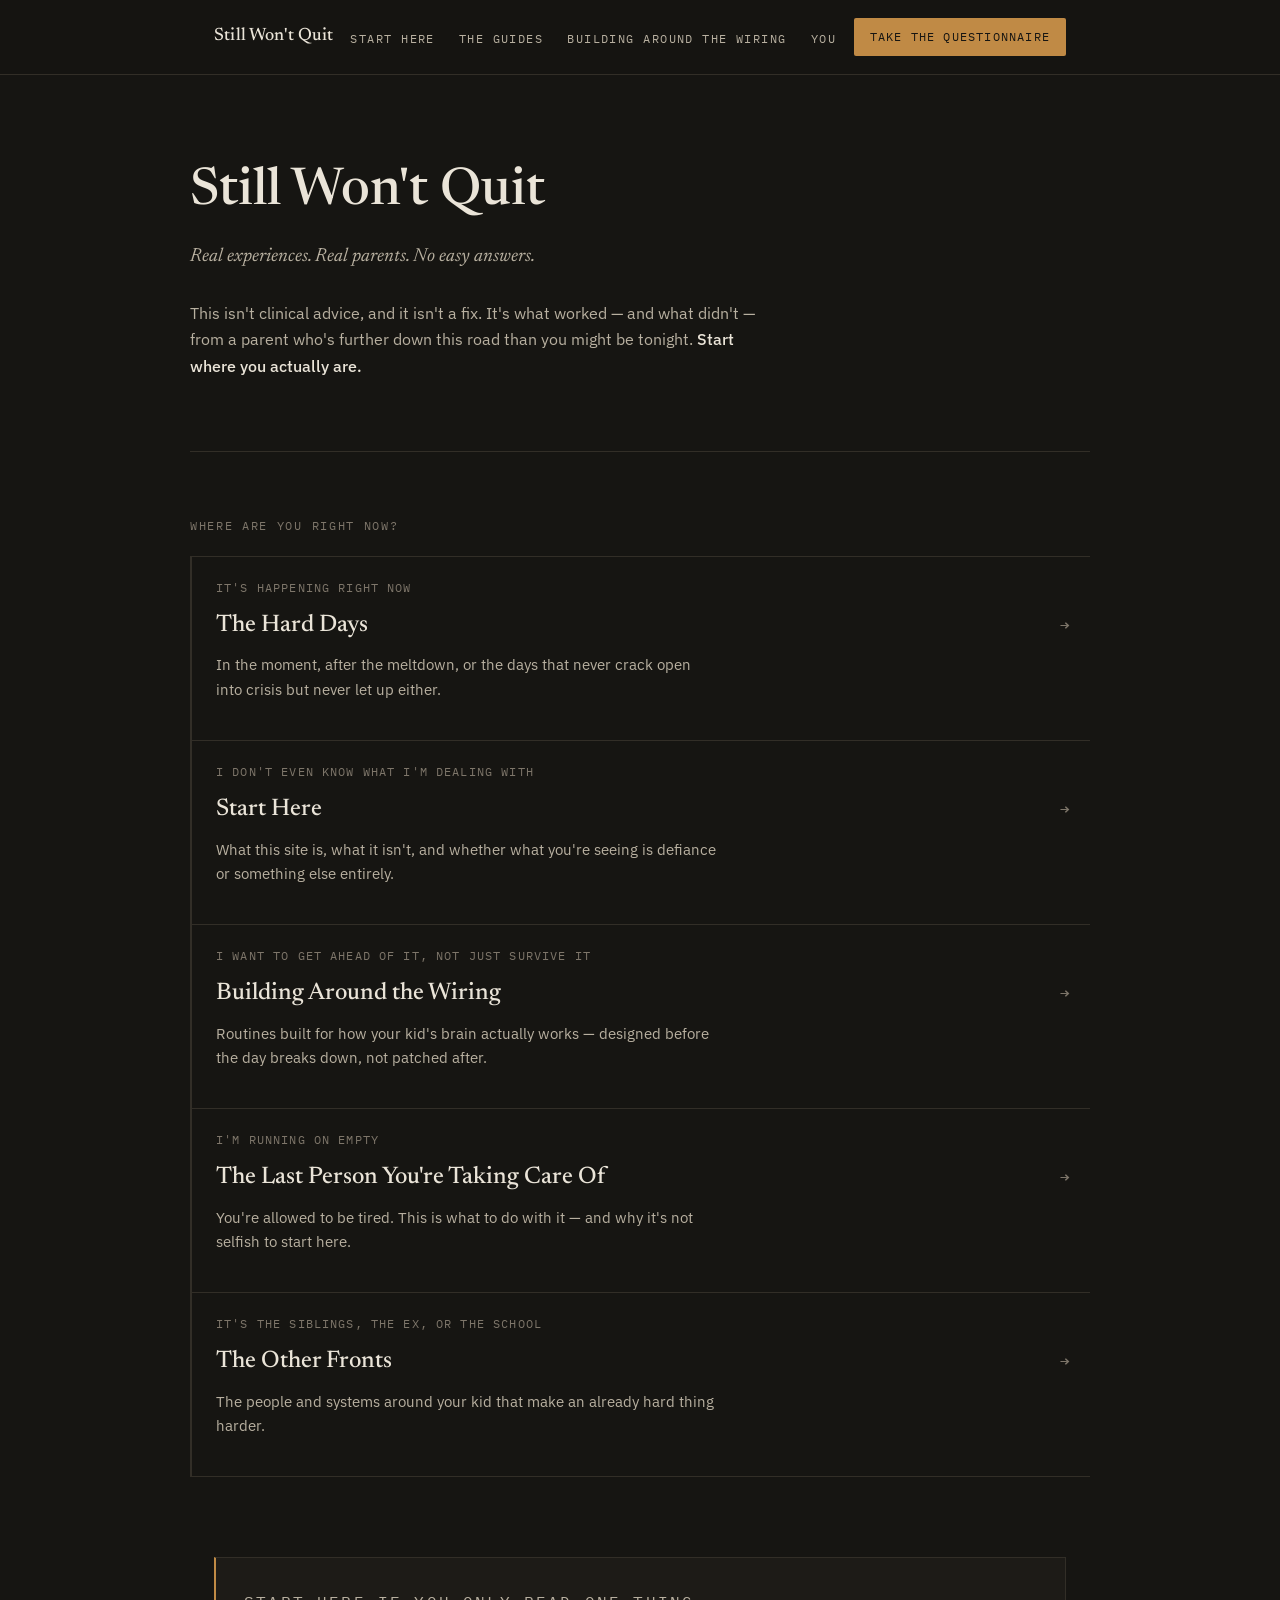
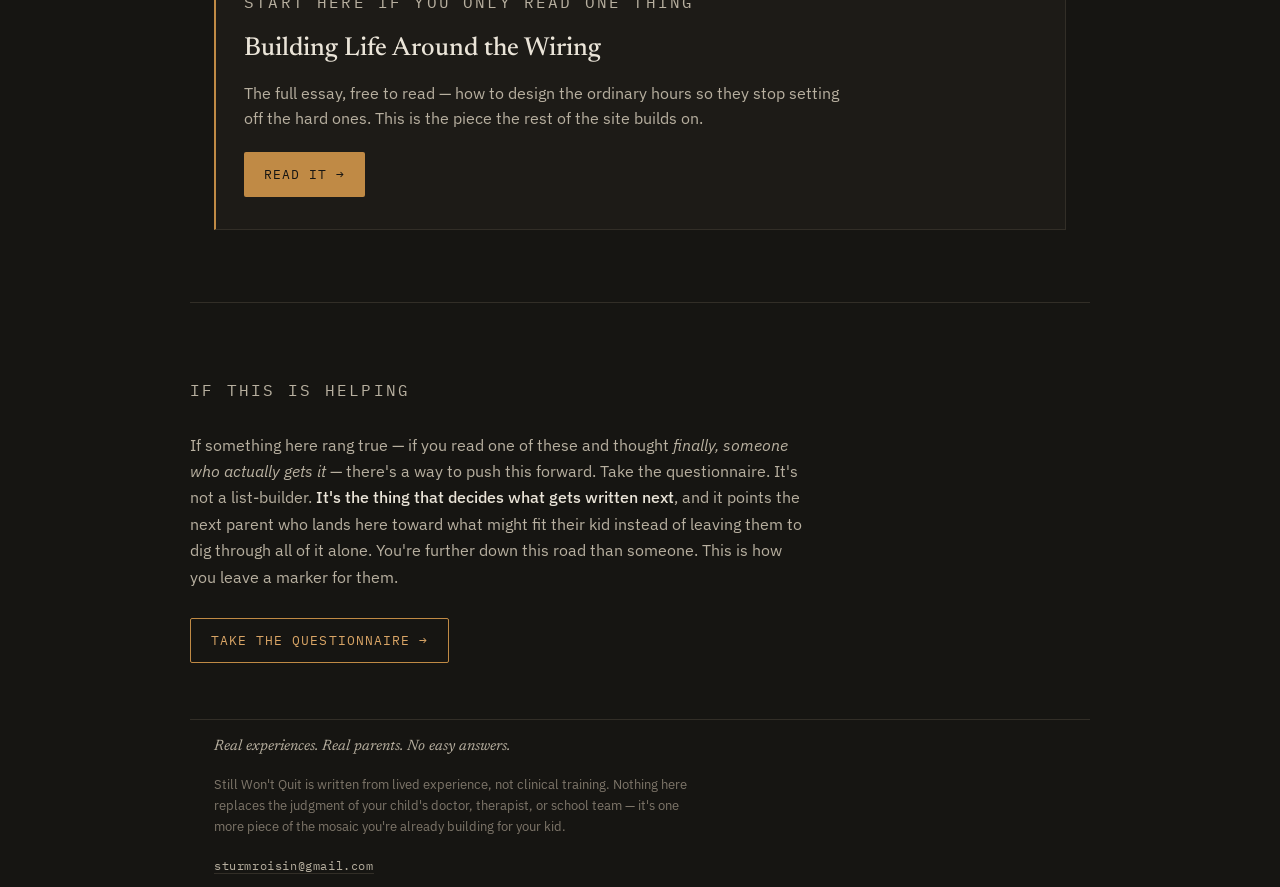
<file: index.html>
<!DOCTYPE html>
<html lang="en">
<head>
<meta charset="UTF-8">
<meta name="viewport" content="width=device-width, initial-scale=1.0">
<title>Still Won't Quit — Real experiences. Real parents. No easy answers.</title>
<meta name="description" content="A resource site for parents navigating demand avoidance, defiance, and daily behavioral challenges. Written by a parent further down the same road.">
<link rel="stylesheet" href="style.css">
</head>
<body>

<nav class="site-nav">
  <div class="nav-inner">
    <a href="index.html" class="nav-mark">Still Won't Quit</a>
    <ul class="nav-links">
      <li><a href="start-here.html">Start Here</a></li>
      <li><a href="guides.html">The Guides</a></li>
      <li><a href="building-around-the-wiring.html">Building Around the Wiring</a></li>
      <li><a href="you.html">You</a></li>
    </ul>
    <button class="nav-toggle" aria-label="Open menu" aria-expanded="false" aria-controls="mobile-menu">
      <span class="nav-toggle-bar"></span>
      <span class="nav-toggle-bar"></span>
      <span class="nav-toggle-bar"></span>
    </button>
    <a href="questionnaire.html" class="nav-cta">Take the Questionnaire</a>
  </div>
  <div class="mobile-menu" id="mobile-menu">
    <a href="start-here.html">Start Here</a>
    <a href="guides.html">The Guides</a>
    <a href="building-around-the-wiring.html">Building Around the Wiring</a>
    <a href="you.html">You</a>
    <a href="questionnaire.html" class="mobile-cta">Take the Questionnaire</a>
  </div>
</nav>

<header class="hero wrap-wide">
  <h1>Still Won't Quit</h1>
  <p class="tagline">Real experiences. Real parents. No easy answers.</p>
  <p class="orient">This isn't clinical advice, and it isn't a fix. It's what worked — and what didn't — from a parent who's further down this road than you might be tonight. <strong>Start where you actually are.</strong></p>
</header>

<section class="hallway wrap-wide">
  <p class="hallway-label">Where are you right now?</p>

  <a href="guides.html#hard-days" class="door">
    <div class="door-eyebrow">It's happening right now</div>
    <div class="door-title">The Hard Days <span class="door-arrow">&rarr;</span></div>
    <p class="door-desc">In the moment, after the meltdown, or the days that never crack open into crisis but never let up either.</p>
  </a>

  <a href="start-here.html" class="door">
    <div class="door-eyebrow">I don't even know what I'm dealing with</div>
    <div class="door-title">Start Here <span class="door-arrow">&rarr;</span></div>
    <p class="door-desc">What this site is, what it isn't, and whether what you're seeing is defiance or something else entirely.</p>
  </a>

  <a href="building-around-the-wiring.html" class="door">
    <div class="door-eyebrow">I want to get ahead of it, not just survive it</div>
    <div class="door-title">Building Around the Wiring <span class="door-arrow">&rarr;</span></div>
    <p class="door-desc">Routines built for how your kid's brain actually works — designed before the day breaks down, not patched after.</p>
  </a>

  <a href="you.html" class="door">
    <div class="door-eyebrow">I'm running on empty</div>
    <div class="door-title">The Last Person You're Taking Care Of <span class="door-arrow">&rarr;</span></div>
    <p class="door-desc">You're allowed to be tired. This is what to do with it — and why it's not selfish to start here.</p>
  </a>

  <a href="guides.html#other-fronts" class="door">
    <div class="door-eyebrow">It's the siblings, the ex, or the school</div>
    <div class="door-title">The Other Fronts <span class="door-arrow">&rarr;</span></div>
    <p class="door-desc">The people and systems around your kid that make an already hard thing harder.</p>
  </a>
</section>

<section class="wrap-wide">
  <div class="featured">
    <p class="eyebrow">Start here if you only read one thing</p>
    <h2>Building Life Around the Wiring</h2>
    <p>The full essay, free to read — how to design the ordinary hours so they stop setting off the hard ones. This is the piece the rest of the site builds on.</p>
    <a href="building-around-the-wiring.html" class="btn">Read it &rarr;</a>
  </div>
</section>

<section class="ask wrap-wide">
  <div class="ask-inner">
    <p class="eyebrow">If this is helping</p>
    <p>If something here rang true — if you read one of these and thought <em>finally, someone who actually gets it</em> — there's a way to push this forward. Take the questionnaire. It's not a list-builder. <strong>It's the thing that decides what gets written next</strong>, and it points the next parent who lands here toward what might fit their kid instead of leaving them to dig through all of it alone. You're further down this road than someone. This is how you leave a marker for them.</p>
    <a href="questionnaire.html" class="btn-ghost">Take the questionnaire &rarr;</a>
  </div>
</section>

<footer class="wrap-wide">
  <p class="tagline">Real experiences. Real parents. No easy answers.</p>
  <p class="fine">Still Won't Quit is written from lived experience, not clinical training. Nothing here replaces the judgment of your child's doctor, therapist, or school team — it's one more piece of the mosaic you're already building for your kid.</p>
  <p class="contact"><a href="mailto:sturmroisin@gmail.com">sturmroisin@gmail.com</a></p>
</footer>

<script src="script.js"></script>
</body>
</html>
</file>
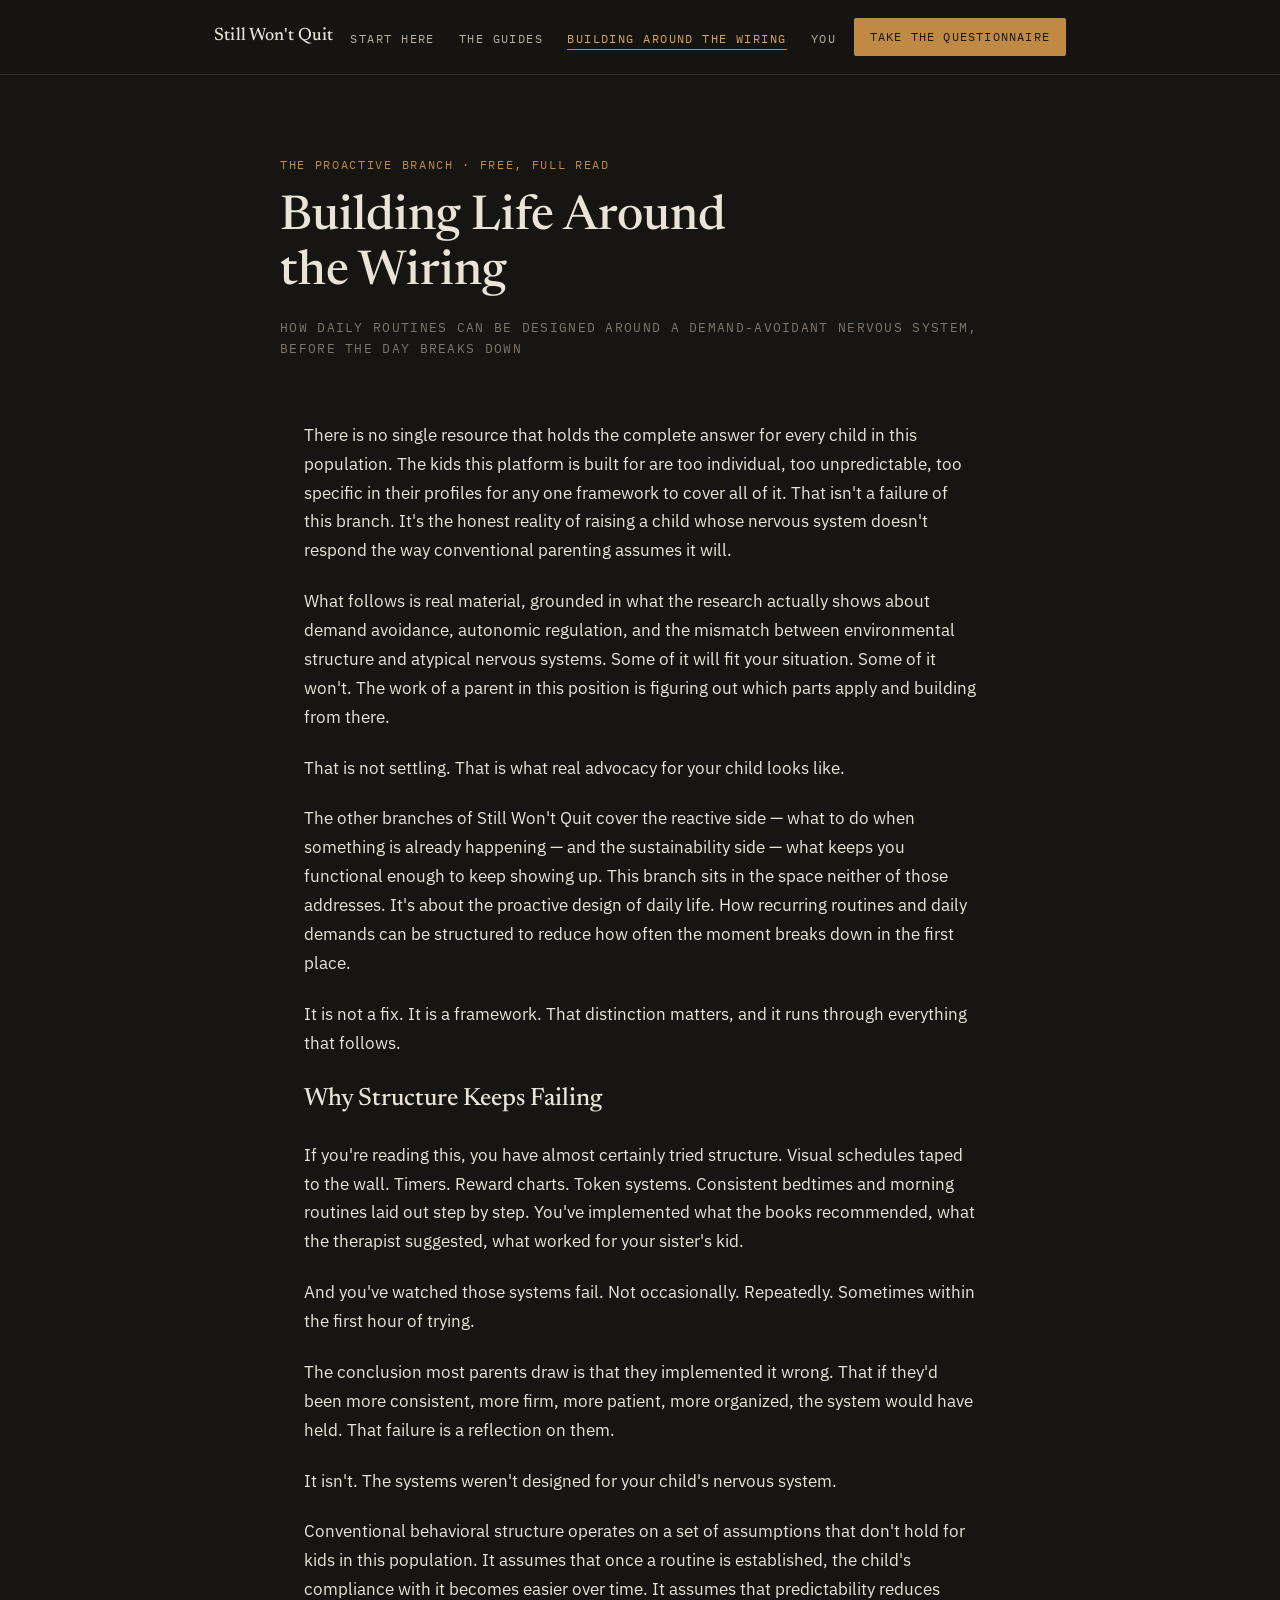
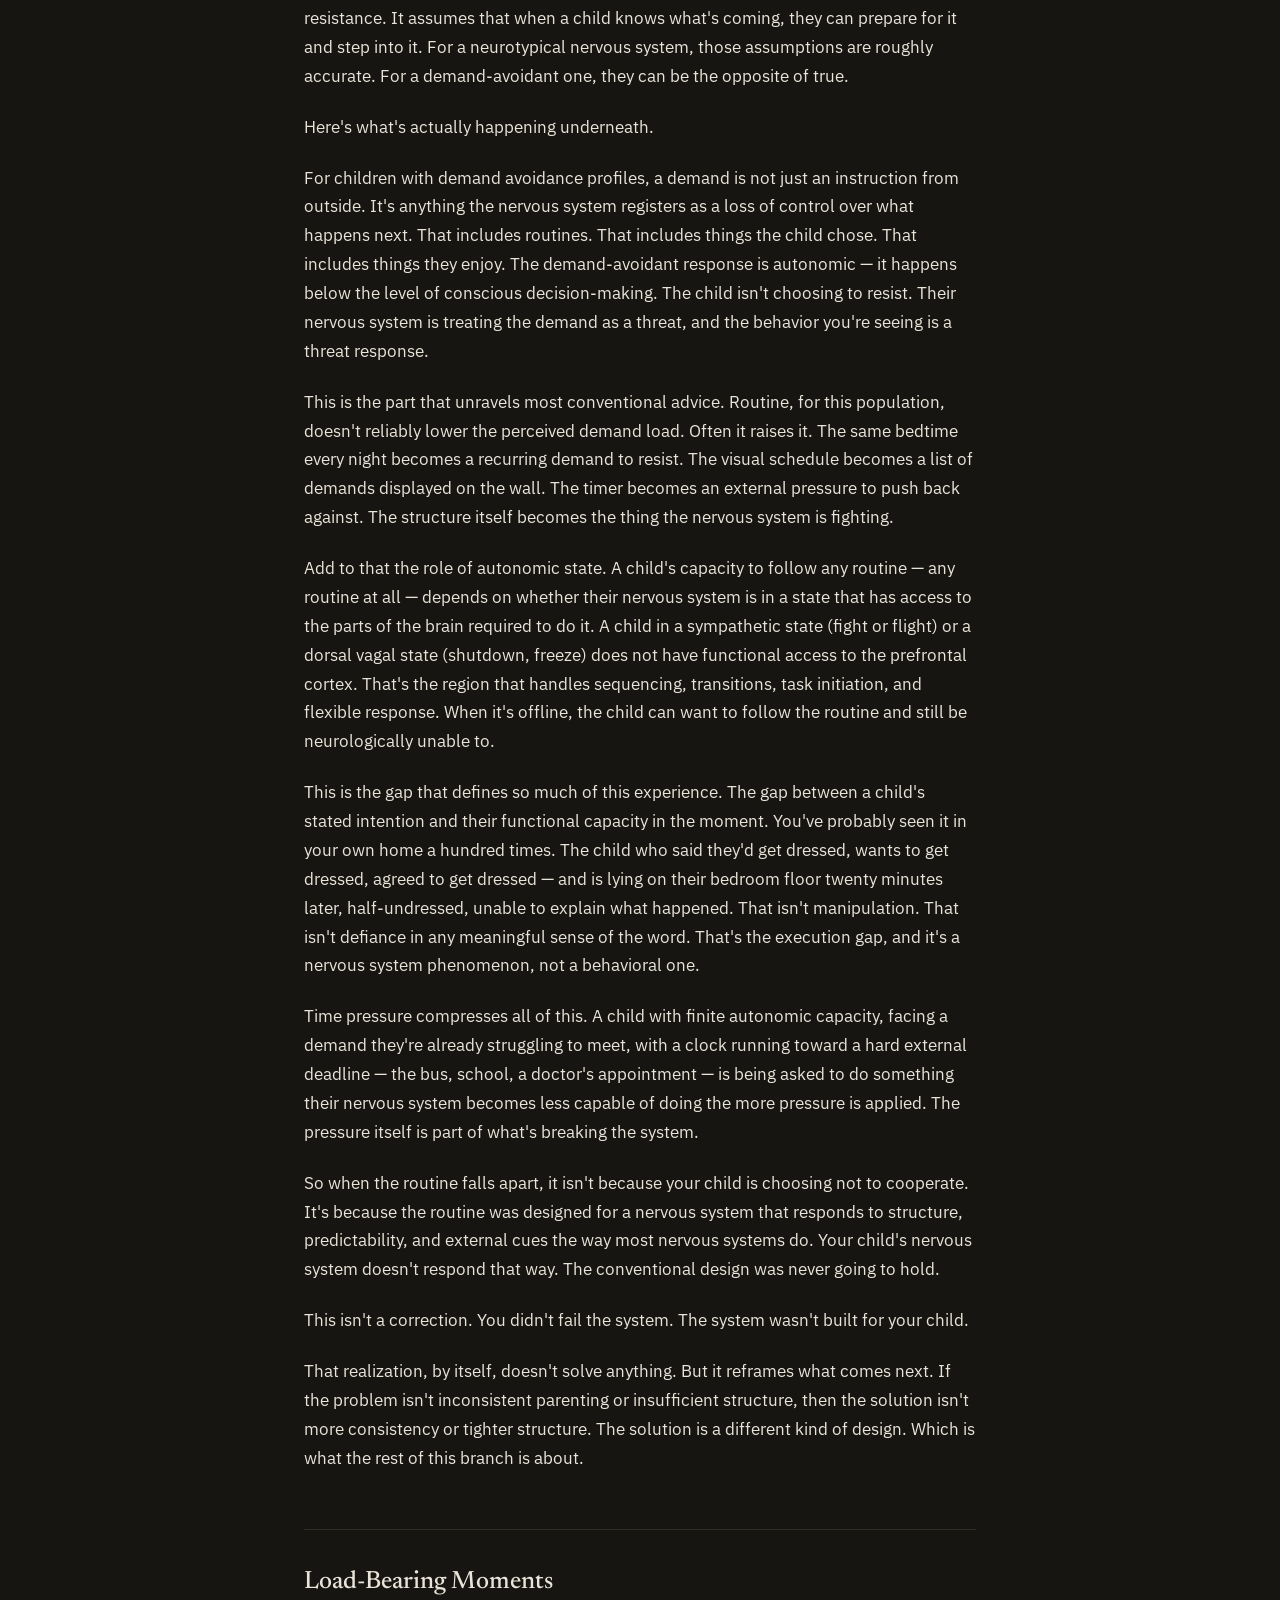
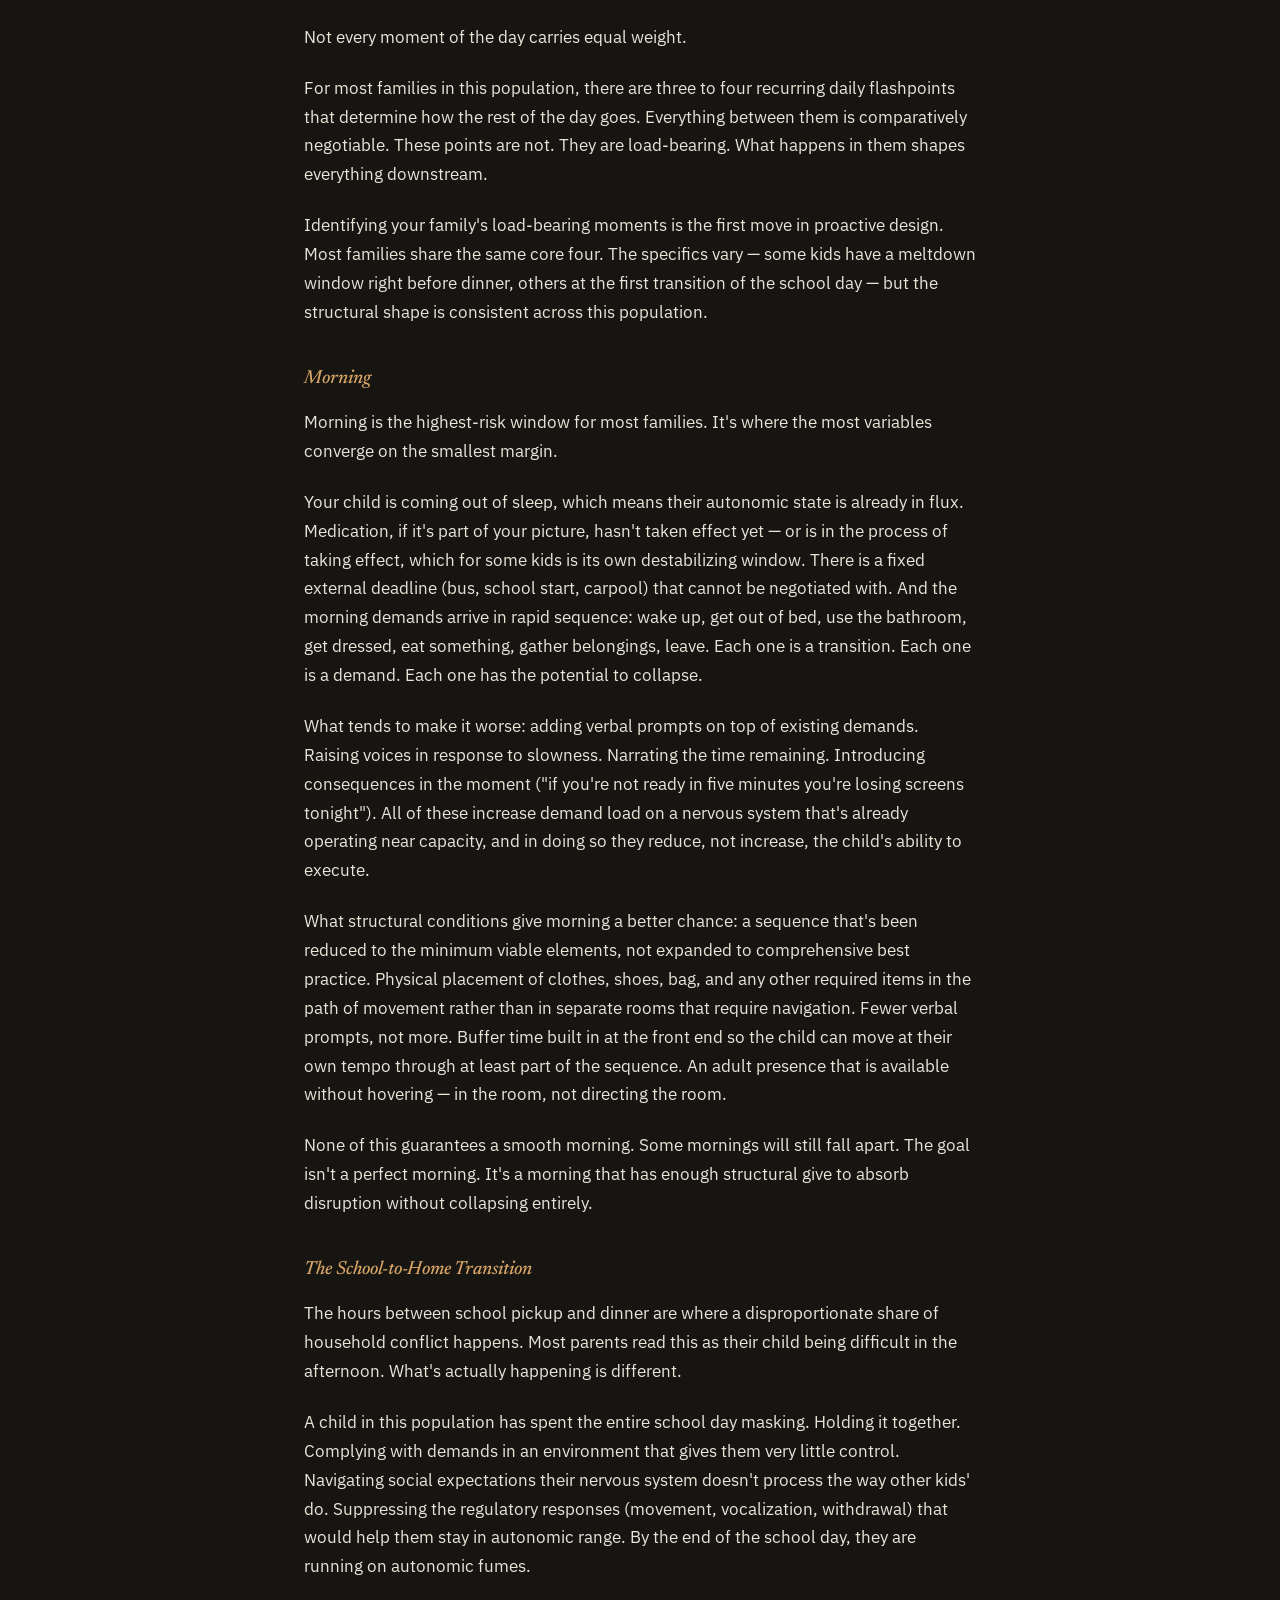
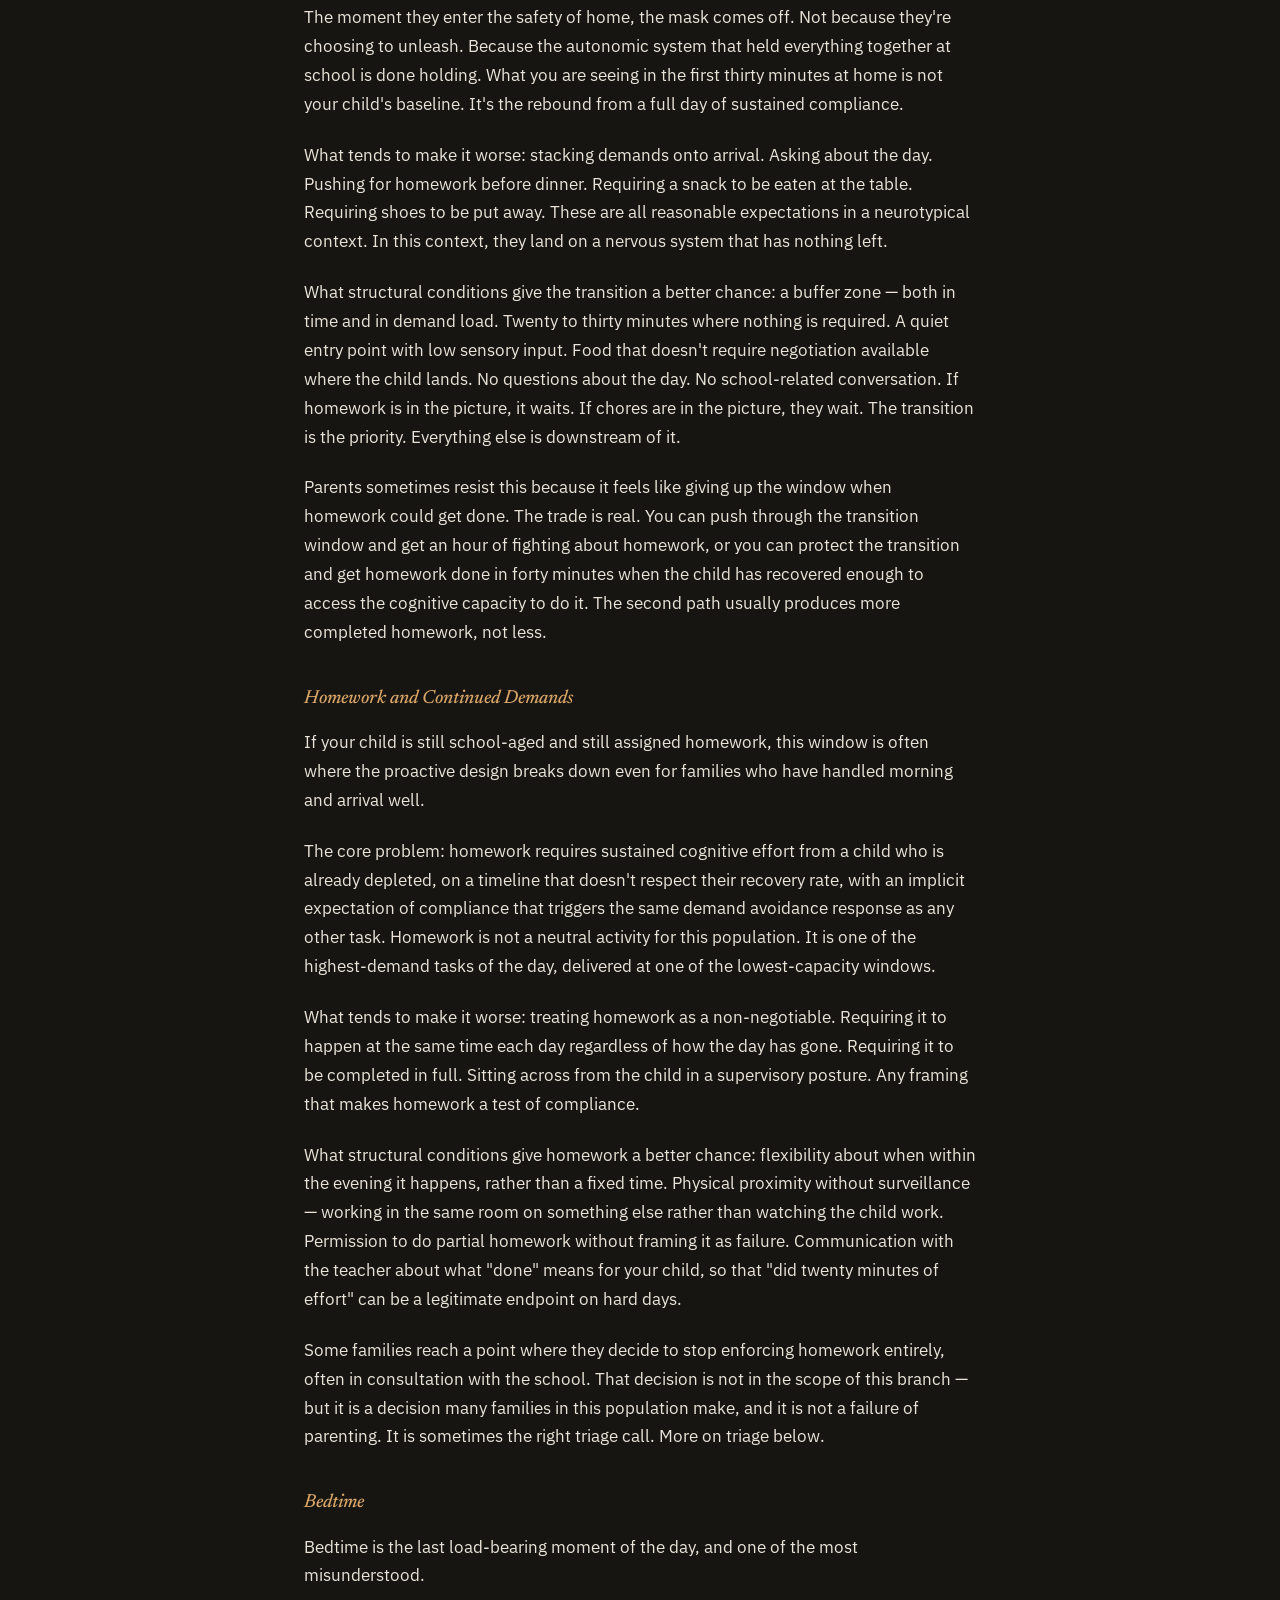
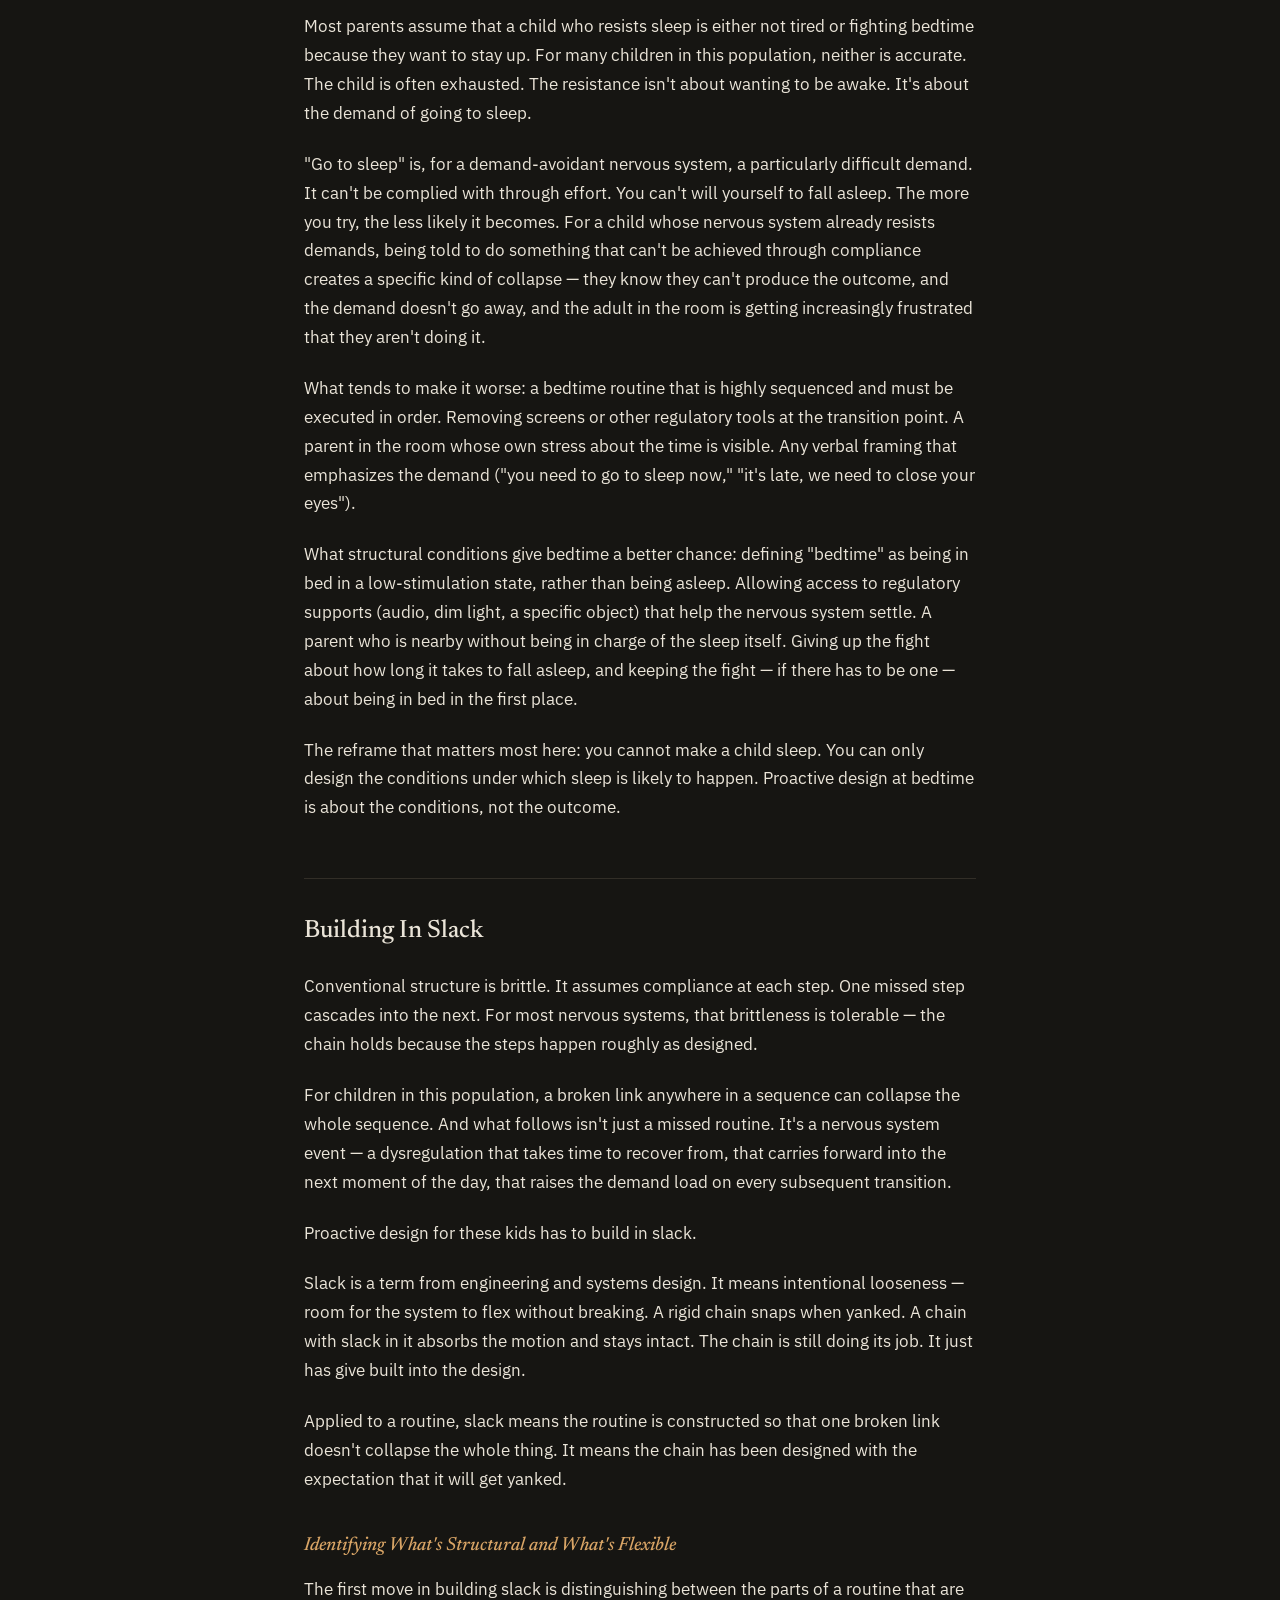
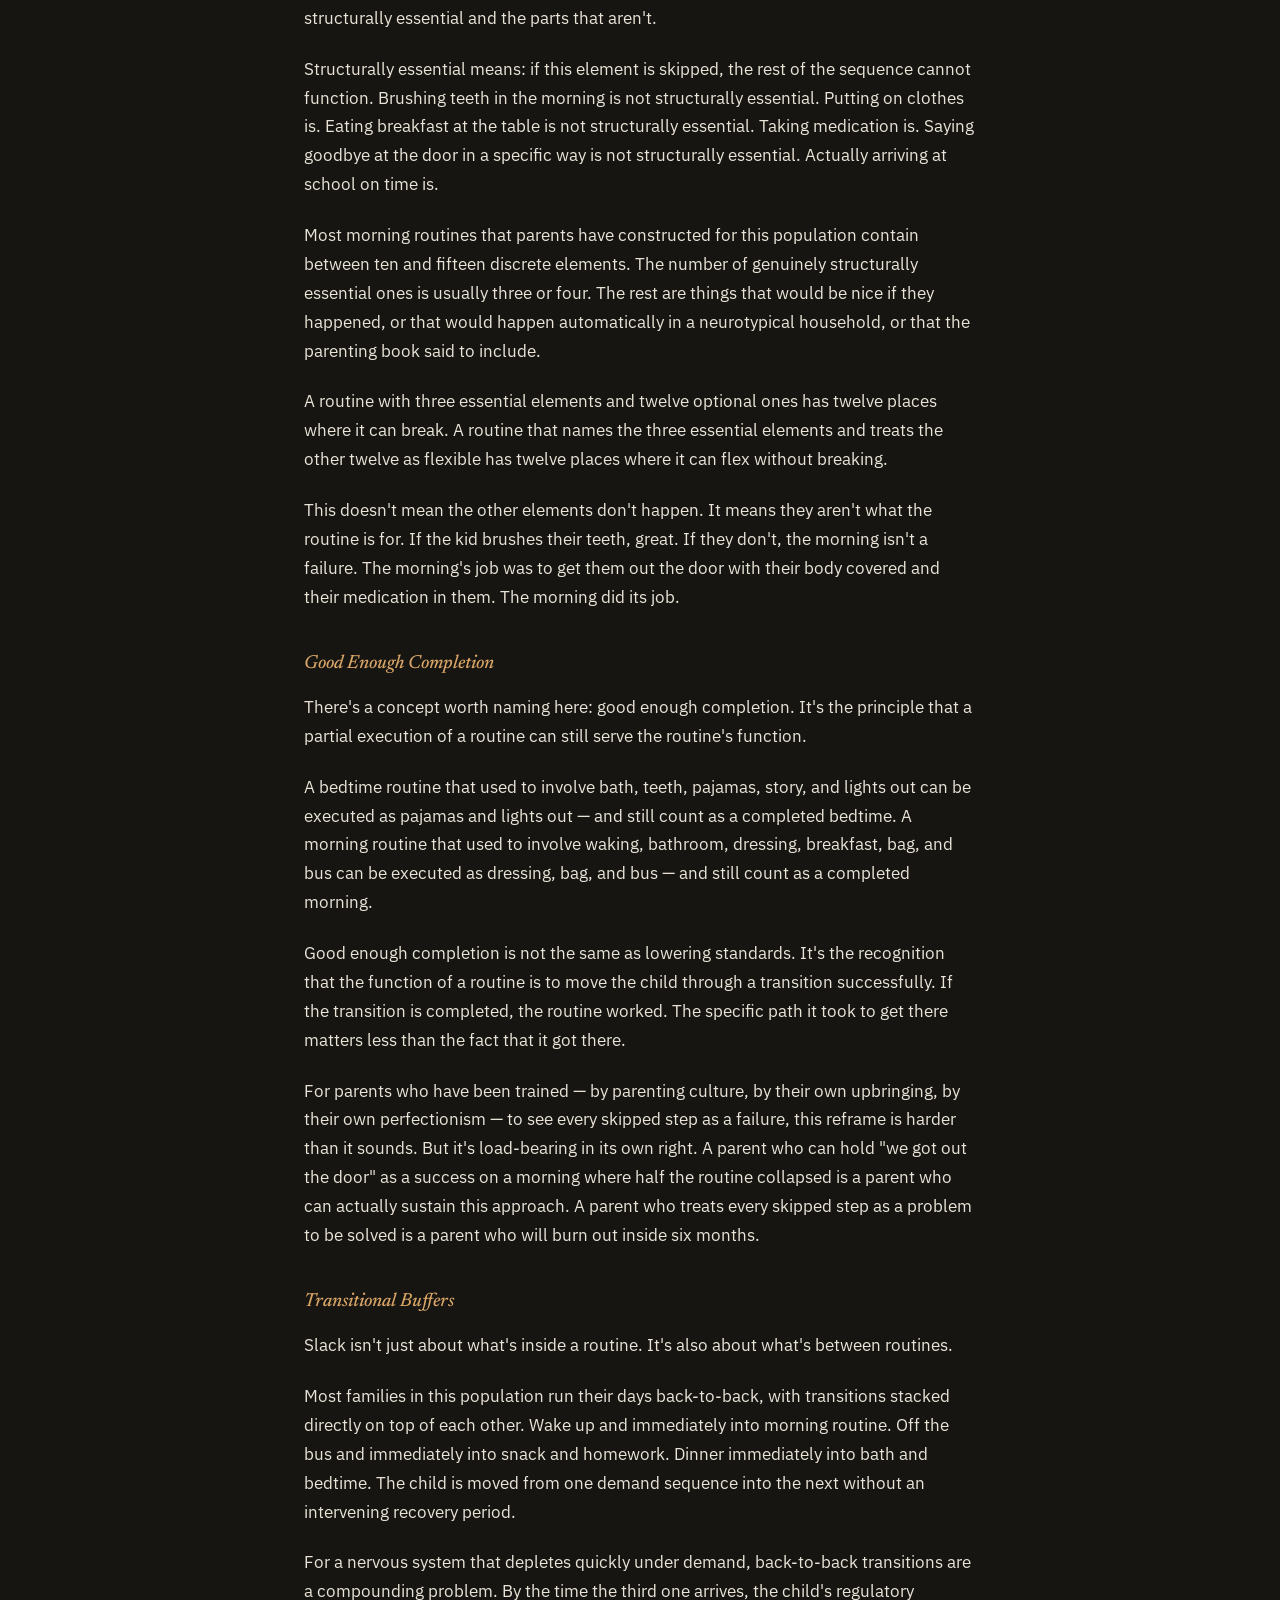
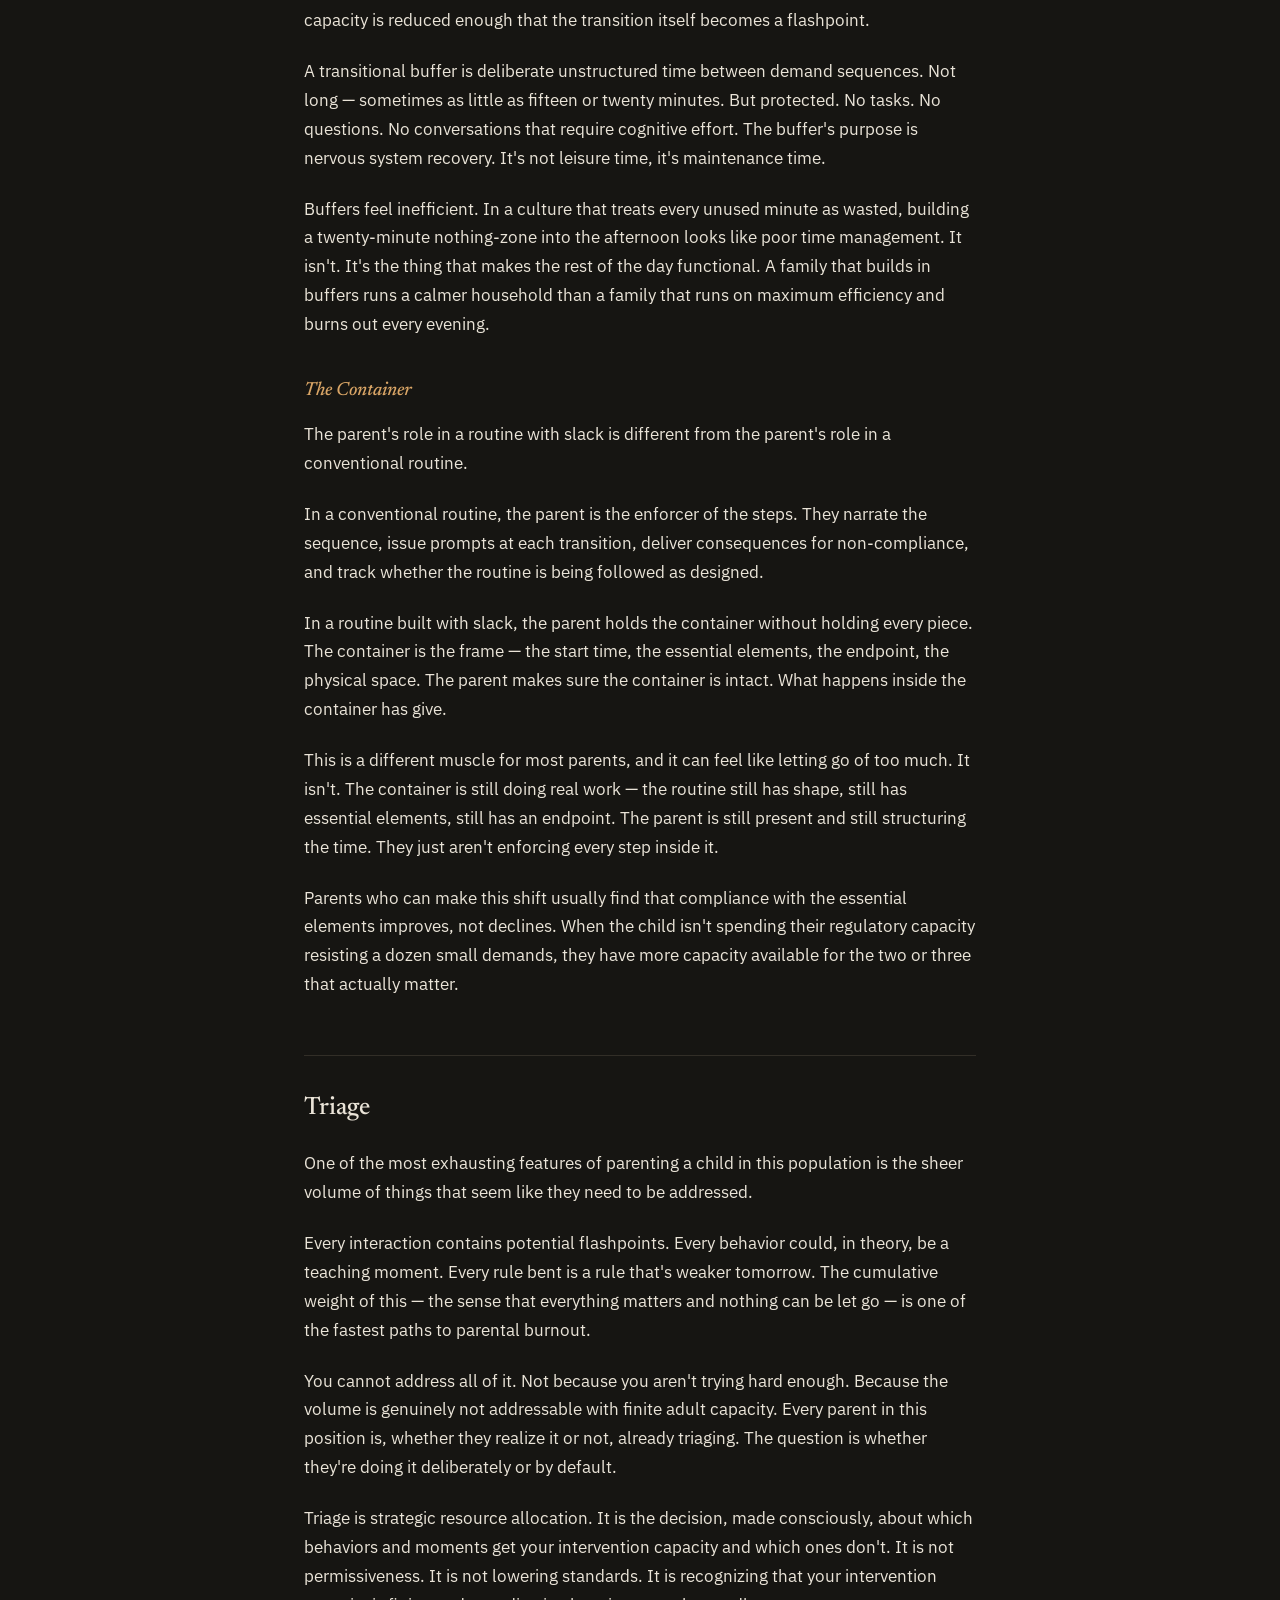
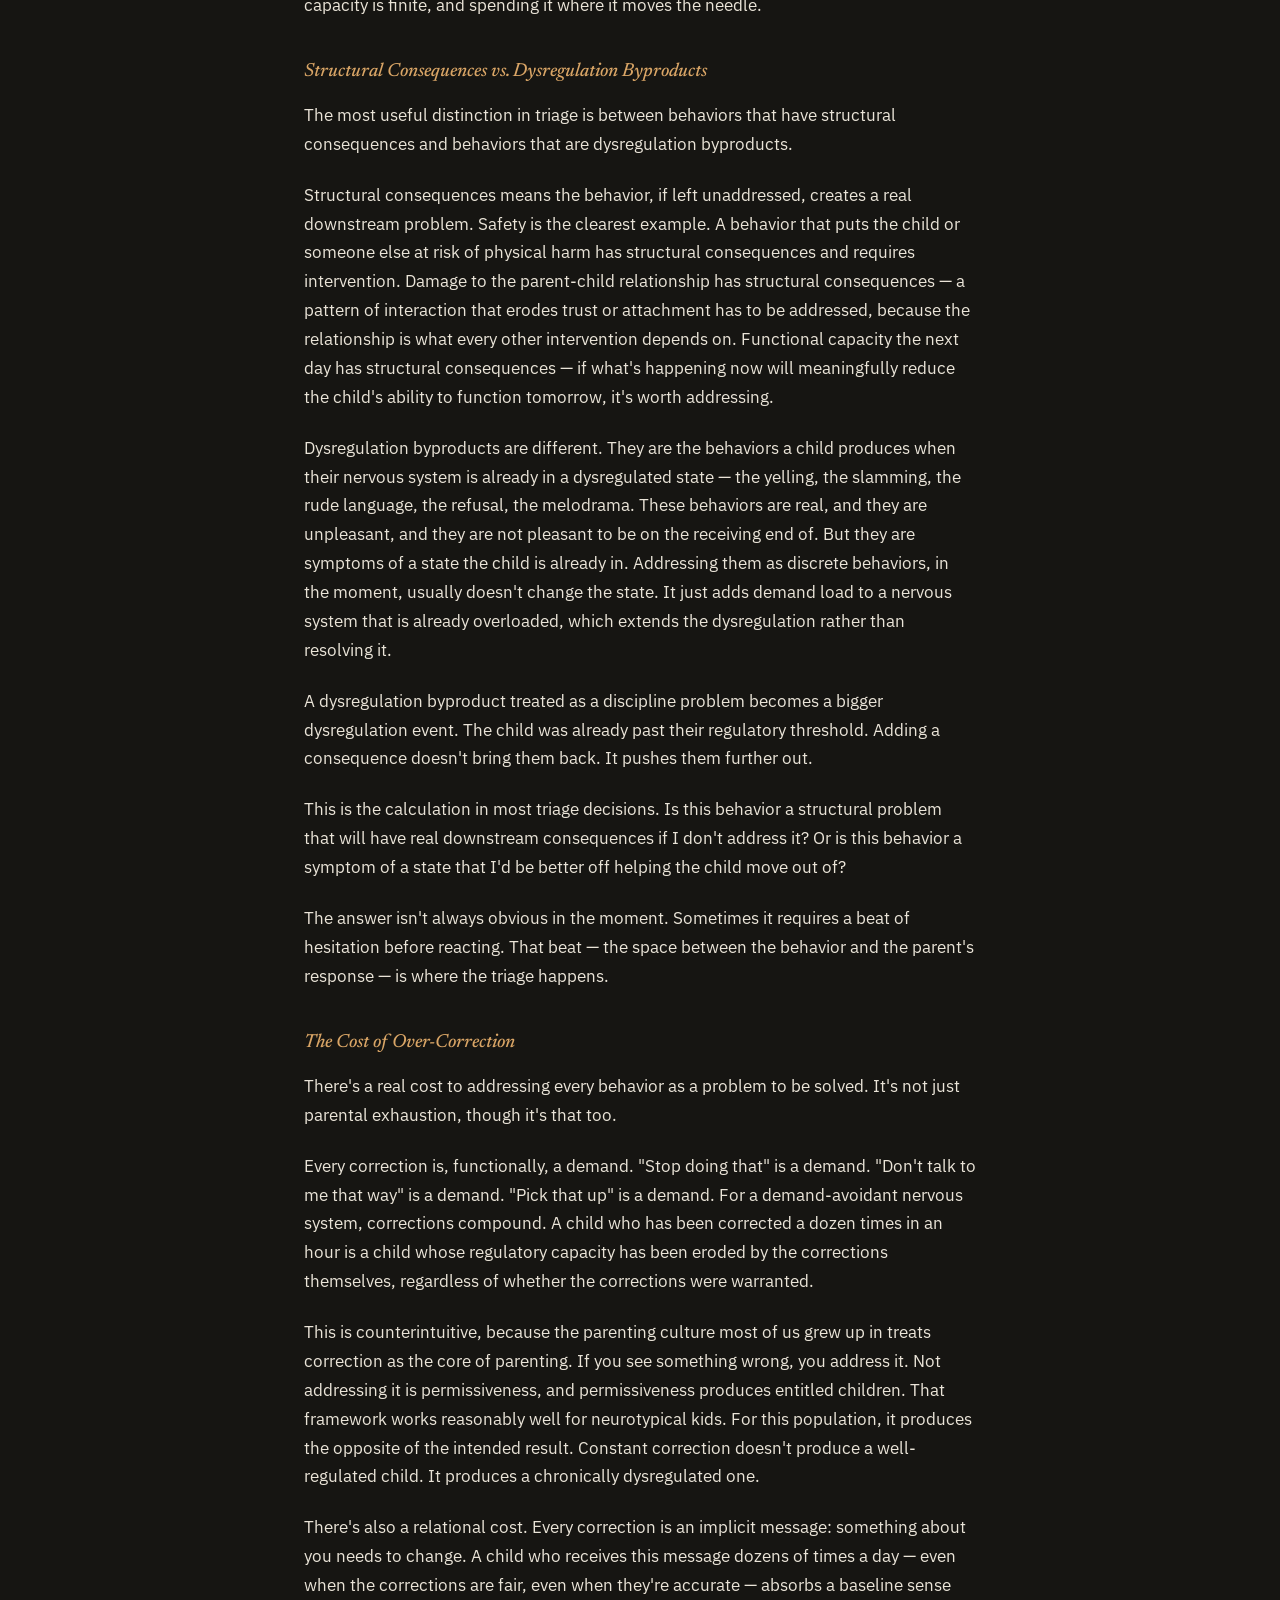
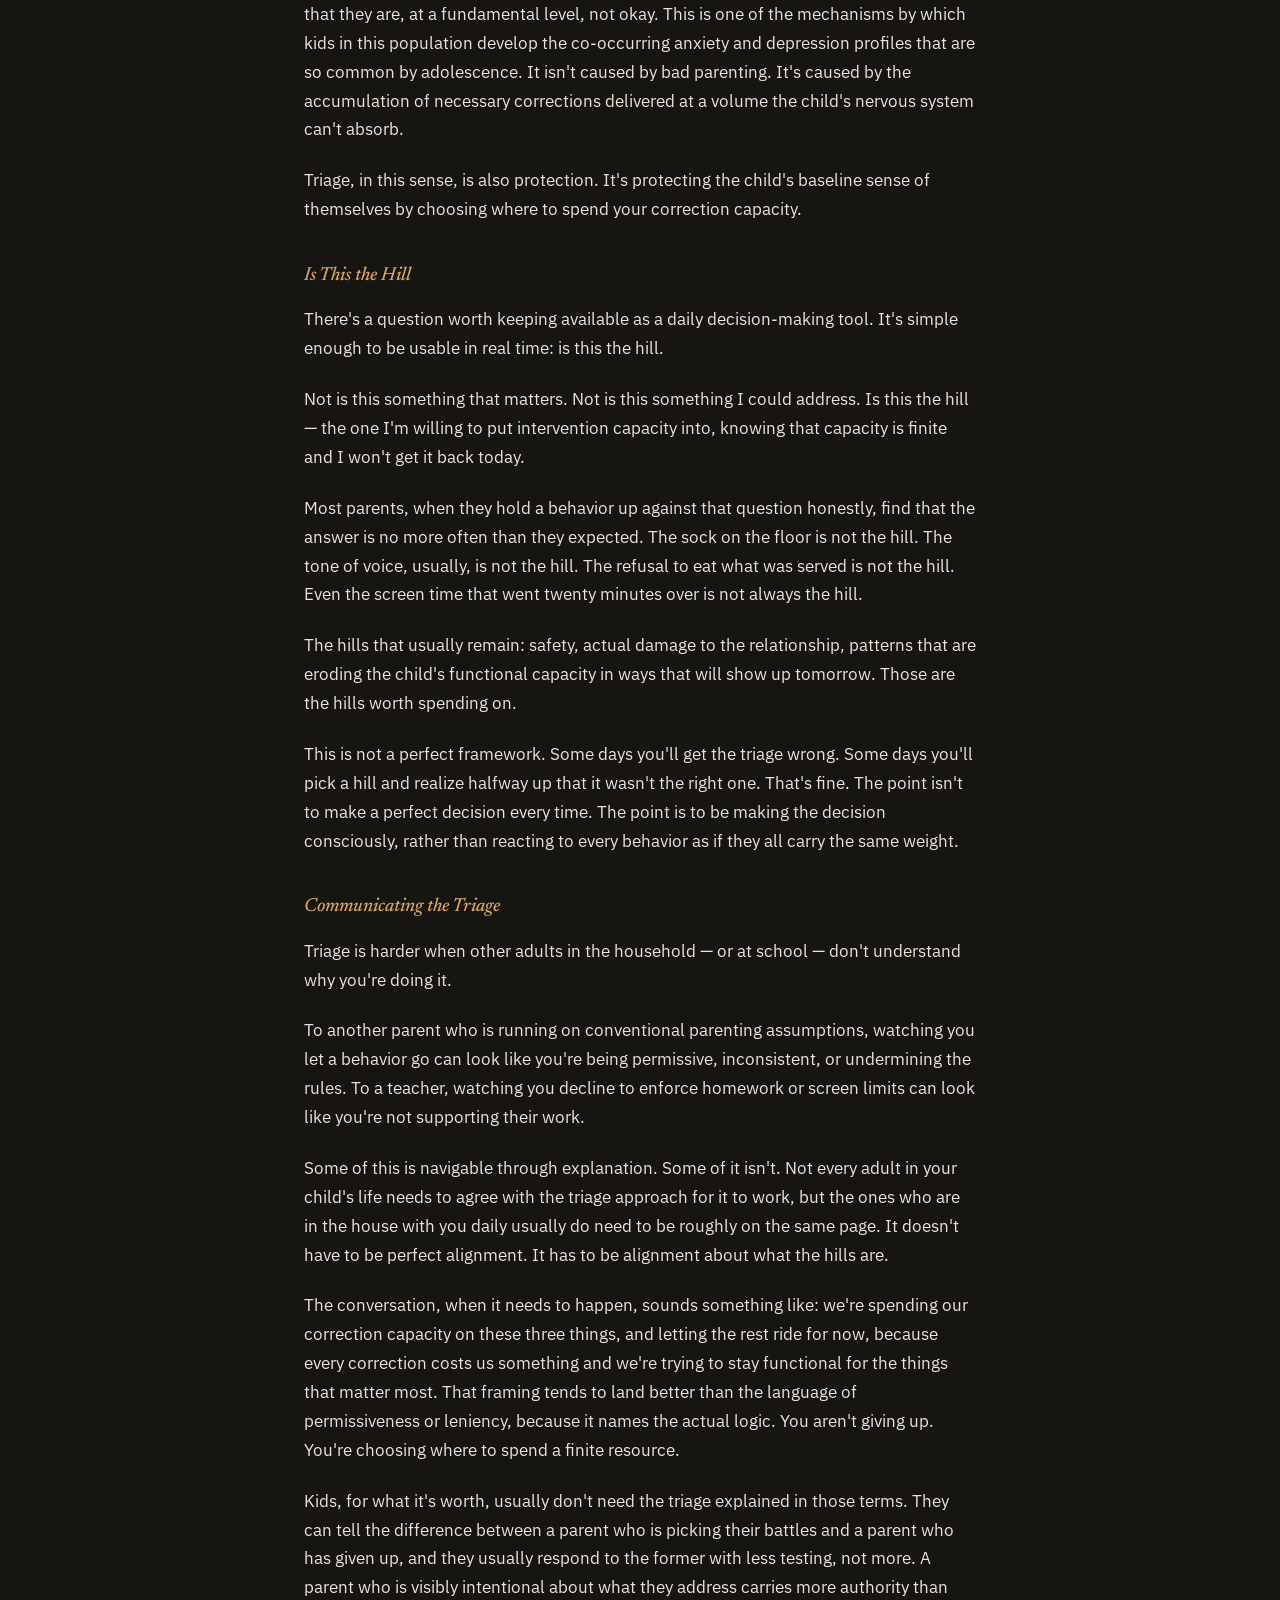
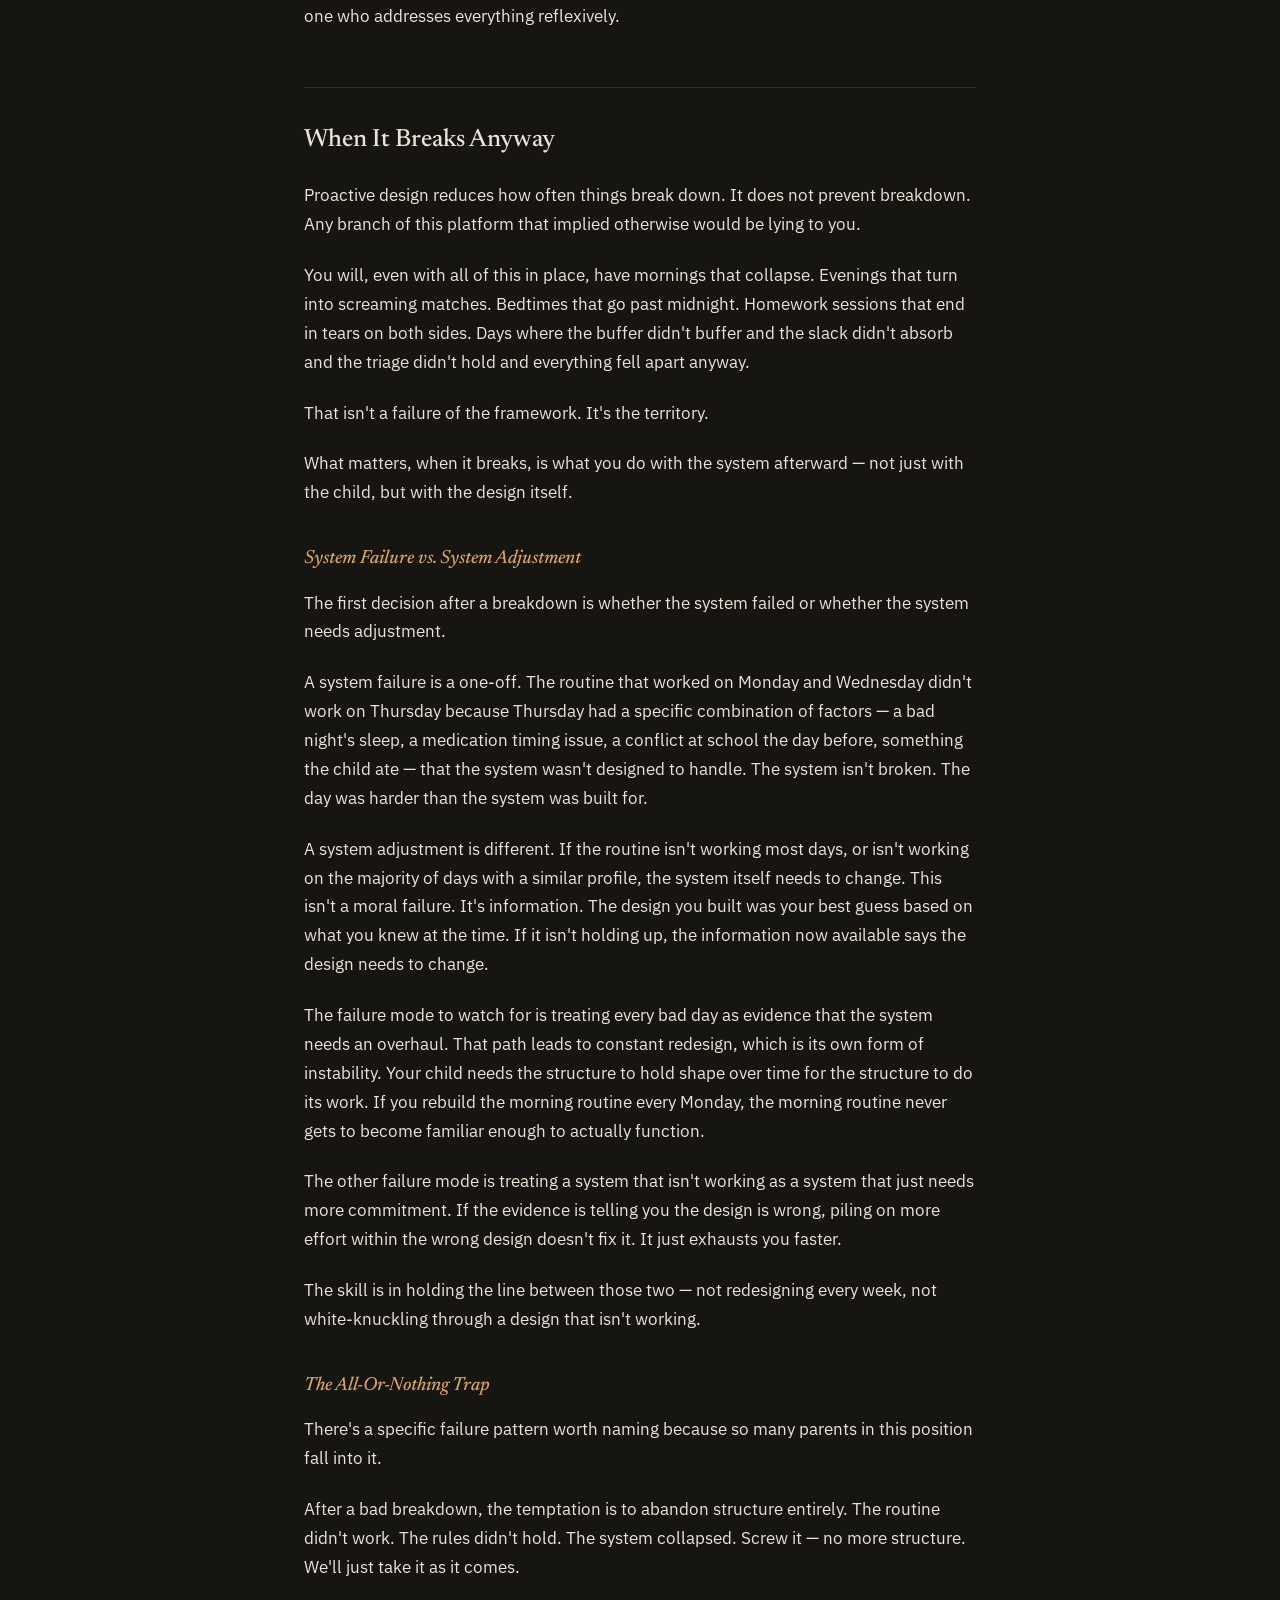
<file: building-around-the-wiring.html>
<!DOCTYPE html>
<html lang="en">
<head>
<meta charset="UTF-8">
<meta name="viewport" content="width=device-width, initial-scale=1.0">
<title>Building Life Around the Wiring — Still Won't Quit</title>
<meta name="description" content="The Proactive Branch: how to design daily routines around a demand-avoidant nervous system, before the day breaks down.">
<link rel="stylesheet" href="style.css">
</head>
<body>

<nav class="site-nav">
  <div class="nav-inner">
    <a href="index.html" class="nav-mark">Still Won't Quit</a>
    <ul class="nav-links">
      <li><a href="start-here.html">Start Here</a></li>
      <li><a href="guides.html">The Guides</a></li>
      <li><a href="building-around-the-wiring.html" class="active">Building Around the Wiring</a></li>
      <li><a href="you.html">You</a></li>
    </ul>
    <button class="nav-toggle" aria-label="Open menu" aria-expanded="false" aria-controls="mobile-menu">
      <span class="nav-toggle-bar"></span>
      <span class="nav-toggle-bar"></span>
      <span class="nav-toggle-bar"></span>
    </button>
    <a href="questionnaire.html" class="nav-cta">Take the Questionnaire</a>
  </div>
  <div class="mobile-menu" id="mobile-menu">
    <a href="start-here.html">Start Here</a>
    <a href="guides.html">The Guides</a>
    <a href="building-around-the-wiring.html">Building Around the Wiring</a>
    <a href="you.html">You</a>
    <a href="questionnaire.html" class="mobile-cta">Take the Questionnaire</a>
  </div>
</nav>

<header class="article-header wrap">
  <p class="eyebrow">The Proactive Branch &middot; Free, full read</p>
  <h1>Building Life Around the Wiring</h1>
  <p class="subtitle">How daily routines can be designed around a demand-avoidant nervous system, before the day breaks down</p>
</header>

<article class="article-body wrap">

<p>There is no single resource that holds the complete answer for every child in this population. The kids this platform is built for are too individual, too unpredictable, too specific in their profiles for any one framework to cover all of it. That isn't a failure of this branch. It's the honest reality of raising a child whose nervous system doesn't respond the way conventional parenting assumes it will.</p>

<p>What follows is real material, grounded in what the research actually shows about demand avoidance, autonomic regulation, and the mismatch between environmental structure and atypical nervous systems. Some of it will fit your situation. Some of it won't. The work of a parent in this position is figuring out which parts apply and building from there.</p>

<p>That is not settling. That is what real advocacy for your child looks like.</p>

<p>The other branches of Still Won't Quit cover the reactive side &mdash; what to do when something is already happening &mdash; and the sustainability side &mdash; what keeps you functional enough to keep showing up. This branch sits in the space neither of those addresses. It's about the proactive design of daily life. How recurring routines and daily demands can be structured to reduce how often the moment breaks down in the first place.</p>

<p>It is not a fix. It is a framework. That distinction matters, and it runs through everything that follows.</p>

<h2>Why Structure Keeps Failing</h2>

<p>If you're reading this, you have almost certainly tried structure. Visual schedules taped to the wall. Timers. Reward charts. Token systems. Consistent bedtimes and morning routines laid out step by step. You've implemented what the books recommended, what the therapist suggested, what worked for your sister's kid.</p>

<p>And you've watched those systems fail. Not occasionally. Repeatedly. Sometimes within the first hour of trying.</p>

<p>The conclusion most parents draw is that they implemented it wrong. That if they'd been more consistent, more firm, more patient, more organized, the system would have held. That failure is a reflection on them.</p>

<p>It isn't. The systems weren't designed for your child's nervous system.</p>

<p>Conventional behavioral structure operates on a set of assumptions that don't hold for kids in this population. It assumes that once a routine is established, the child's compliance with it becomes easier over time. It assumes that predictability reduces resistance. It assumes that when a child knows what's coming, they can prepare for it and step into it. For a neurotypical nervous system, those assumptions are roughly accurate. For a demand-avoidant one, they can be the opposite of true.</p>

<p>Here's what's actually happening underneath.</p>

<p>For children with demand avoidance profiles, a demand is not just an instruction from outside. It's anything the nervous system registers as a loss of control over what happens next. That includes routines. That includes things the child chose. That includes things they enjoy. The demand-avoidant response is autonomic &mdash; it happens below the level of conscious decision-making. The child isn't choosing to resist. Their nervous system is treating the demand as a threat, and the behavior you're seeing is a threat response.</p>

<p>This is the part that unravels most conventional advice. Routine, for this population, doesn't reliably lower the perceived demand load. Often it raises it. The same bedtime every night becomes a recurring demand to resist. The visual schedule becomes a list of demands displayed on the wall. The timer becomes an external pressure to push back against. The structure itself becomes the thing the nervous system is fighting.</p>

<p>Add to that the role of autonomic state. A child's capacity to follow any routine &mdash; any routine at all &mdash; depends on whether their nervous system is in a state that has access to the parts of the brain required to do it. A child in a sympathetic state (fight or flight) or a dorsal vagal state (shutdown, freeze) does not have functional access to the prefrontal cortex. That's the region that handles sequencing, transitions, task initiation, and flexible response. When it's offline, the child can want to follow the routine and still be neurologically unable to.</p>

<p>This is the gap that defines so much of this experience. The gap between a child's stated intention and their functional capacity in the moment. You've probably seen it in your own home a hundred times. The child who said they'd get dressed, wants to get dressed, agreed to get dressed &mdash; and is lying on their bedroom floor twenty minutes later, half-undressed, unable to explain what happened. That isn't manipulation. That isn't defiance in any meaningful sense of the word. That's the execution gap, and it's a nervous system phenomenon, not a behavioral one.</p>

<p>Time pressure compresses all of this. A child with finite autonomic capacity, facing a demand they're already struggling to meet, with a clock running toward a hard external deadline &mdash; the bus, school, a doctor's appointment &mdash; is being asked to do something their nervous system becomes less capable of doing the more pressure is applied. The pressure itself is part of what's breaking the system.</p>

<p>So when the routine falls apart, it isn't because your child is choosing not to cooperate. It's because the routine was designed for a nervous system that responds to structure, predictability, and external cues the way most nervous systems do. Your child's nervous system doesn't respond that way. The conventional design was never going to hold.</p>

<p>This isn't a correction. You didn't fail the system. The system wasn't built for your child.</p>

<p>That realization, by itself, doesn't solve anything. But it reframes what comes next. If the problem isn't inconsistent parenting or insufficient structure, then the solution isn't more consistency or tighter structure. The solution is a different kind of design. Which is what the rest of this branch is about.</p>

<h2>Load-Bearing Moments</h2>

<p>Not every moment of the day carries equal weight.</p>

<p>For most families in this population, there are three to four recurring daily flashpoints that determine how the rest of the day goes. Everything between them is comparatively negotiable. These points are not. They are load-bearing. What happens in them shapes everything downstream.</p>

<p>Identifying your family's load-bearing moments is the first move in proactive design. Most families share the same core four. The specifics vary &mdash; some kids have a meltdown window right before dinner, others at the first transition of the school day &mdash; but the structural shape is consistent across this population.</p>

<h3>Morning</h3>

<p>Morning is the highest-risk window for most families. It's where the most variables converge on the smallest margin.</p>

<p>Your child is coming out of sleep, which means their autonomic state is already in flux. Medication, if it's part of your picture, hasn't taken effect yet &mdash; or is in the process of taking effect, which for some kids is its own destabilizing window. There is a fixed external deadline (bus, school start, carpool) that cannot be negotiated with. And the morning demands arrive in rapid sequence: wake up, get out of bed, use the bathroom, get dressed, eat something, gather belongings, leave. Each one is a transition. Each one is a demand. Each one has the potential to collapse.</p>

<p>What tends to make it worse: adding verbal prompts on top of existing demands. Raising voices in response to slowness. Narrating the time remaining. Introducing consequences in the moment ("if you're not ready in five minutes you're losing screens tonight"). All of these increase demand load on a nervous system that's already operating near capacity, and in doing so they reduce, not increase, the child's ability to execute.</p>

<p>What structural conditions give morning a better chance: a sequence that's been reduced to the minimum viable elements, not expanded to comprehensive best practice. Physical placement of clothes, shoes, bag, and any other required items in the path of movement rather than in separate rooms that require navigation. Fewer verbal prompts, not more. Buffer time built in at the front end so the child can move at their own tempo through at least part of the sequence. An adult presence that is available without hovering &mdash; in the room, not directing the room.</p>

<p>None of this guarantees a smooth morning. Some mornings will still fall apart. The goal isn't a perfect morning. It's a morning that has enough structural give to absorb disruption without collapsing entirely.</p>

<h3>The School-to-Home Transition</h3>

<p>The hours between school pickup and dinner are where a disproportionate share of household conflict happens. Most parents read this as their child being difficult in the afternoon. What's actually happening is different.</p>

<p>A child in this population has spent the entire school day masking. Holding it together. Complying with demands in an environment that gives them very little control. Navigating social expectations their nervous system doesn't process the way other kids' do. Suppressing the regulatory responses (movement, vocalization, withdrawal) that would help them stay in autonomic range. By the end of the school day, they are running on autonomic fumes.</p>

<p>The moment they enter the safety of home, the mask comes off. Not because they're choosing to unleash. Because the autonomic system that held everything together at school is done holding. What you are seeing in the first thirty minutes at home is not your child's baseline. It's the rebound from a full day of sustained compliance.</p>

<p>What tends to make it worse: stacking demands onto arrival. Asking about the day. Pushing for homework before dinner. Requiring a snack to be eaten at the table. Requiring shoes to be put away. These are all reasonable expectations in a neurotypical context. In this context, they land on a nervous system that has nothing left.</p>

<p>What structural conditions give the transition a better chance: a buffer zone &mdash; both in time and in demand load. Twenty to thirty minutes where nothing is required. A quiet entry point with low sensory input. Food that doesn't require negotiation available where the child lands. No questions about the day. No school-related conversation. If homework is in the picture, it waits. If chores are in the picture, they wait. The transition is the priority. Everything else is downstream of it.</p>

<p>Parents sometimes resist this because it feels like giving up the window when homework could get done. The trade is real. You can push through the transition window and get an hour of fighting about homework, or you can protect the transition and get homework done in forty minutes when the child has recovered enough to access the cognitive capacity to do it. The second path usually produces more completed homework, not less.</p>

<h3>Homework and Continued Demands</h3>

<p>If your child is still school-aged and still assigned homework, this window is often where the proactive design breaks down even for families who have handled morning and arrival well.</p>

<p>The core problem: homework requires sustained cognitive effort from a child who is already depleted, on a timeline that doesn't respect their recovery rate, with an implicit expectation of compliance that triggers the same demand avoidance response as any other task. Homework is not a neutral activity for this population. It is one of the highest-demand tasks of the day, delivered at one of the lowest-capacity windows.</p>

<p>What tends to make it worse: treating homework as a non-negotiable. Requiring it to happen at the same time each day regardless of how the day has gone. Requiring it to be completed in full. Sitting across from the child in a supervisory posture. Any framing that makes homework a test of compliance.</p>

<p>What structural conditions give homework a better chance: flexibility about when within the evening it happens, rather than a fixed time. Physical proximity without surveillance &mdash; working in the same room on something else rather than watching the child work. Permission to do partial homework without framing it as failure. Communication with the teacher about what "done" means for your child, so that "did twenty minutes of effort" can be a legitimate endpoint on hard days.</p>

<p>Some families reach a point where they decide to stop enforcing homework entirely, often in consultation with the school. That decision is not in the scope of this branch &mdash; but it is a decision many families in this population make, and it is not a failure of parenting. It is sometimes the right triage call. More on triage below.</p>

<h3>Bedtime</h3>

<p>Bedtime is the last load-bearing moment of the day, and one of the most misunderstood.</p>

<p>Most parents assume that a child who resists sleep is either not tired or fighting bedtime because they want to stay up. For many children in this population, neither is accurate. The child is often exhausted. The resistance isn't about wanting to be awake. It's about the demand of going to sleep.</p>

<p>"Go to sleep" is, for a demand-avoidant nervous system, a particularly difficult demand. It can't be complied with through effort. You can't will yourself to fall asleep. The more you try, the less likely it becomes. For a child whose nervous system already resists demands, being told to do something that can't be achieved through compliance creates a specific kind of collapse &mdash; they know they can't produce the outcome, and the demand doesn't go away, and the adult in the room is getting increasingly frustrated that they aren't doing it.</p>

<p>What tends to make it worse: a bedtime routine that is highly sequenced and must be executed in order. Removing screens or other regulatory tools at the transition point. A parent in the room whose own stress about the time is visible. Any verbal framing that emphasizes the demand ("you need to go to sleep now," "it's late, we need to close your eyes").</p>

<p>What structural conditions give bedtime a better chance: defining "bedtime" as being in bed in a low-stimulation state, rather than being asleep. Allowing access to regulatory supports (audio, dim light, a specific object) that help the nervous system settle. A parent who is nearby without being in charge of the sleep itself. Giving up the fight about how long it takes to fall asleep, and keeping the fight &mdash; if there has to be one &mdash; about being in bed in the first place.</p>

<p>The reframe that matters most here: you cannot make a child sleep. You can only design the conditions under which sleep is likely to happen. Proactive design at bedtime is about the conditions, not the outcome.</p>

<h2>Building In Slack</h2>

<p>Conventional structure is brittle. It assumes compliance at each step. One missed step cascades into the next. For most nervous systems, that brittleness is tolerable &mdash; the chain holds because the steps happen roughly as designed.</p>

<p>For children in this population, a broken link anywhere in a sequence can collapse the whole sequence. And what follows isn't just a missed routine. It's a nervous system event &mdash; a dysregulation that takes time to recover from, that carries forward into the next moment of the day, that raises the demand load on every subsequent transition.</p>

<p>Proactive design for these kids has to build in slack.</p>

<p>Slack is a term from engineering and systems design. It means intentional looseness &mdash; room for the system to flex without breaking. A rigid chain snaps when yanked. A chain with slack in it absorbs the motion and stays intact. The chain is still doing its job. It just has give built into the design.</p>

<p>Applied to a routine, slack means the routine is constructed so that one broken link doesn't collapse the whole thing. It means the chain has been designed with the expectation that it will get yanked.</p>

<h3>Identifying What's Structural and What's Flexible</h3>

<p>The first move in building slack is distinguishing between the parts of a routine that are structurally essential and the parts that aren't.</p>

<p>Structurally essential means: if this element is skipped, the rest of the sequence cannot function. Brushing teeth in the morning is not structurally essential. Putting on clothes is. Eating breakfast at the table is not structurally essential. Taking medication is. Saying goodbye at the door in a specific way is not structurally essential. Actually arriving at school on time is.</p>

<p>Most morning routines that parents have constructed for this population contain between ten and fifteen discrete elements. The number of genuinely structurally essential ones is usually three or four. The rest are things that would be nice if they happened, or that would happen automatically in a neurotypical household, or that the parenting book said to include.</p>

<p>A routine with three essential elements and twelve optional ones has twelve places where it can break. A routine that names the three essential elements and treats the other twelve as flexible has twelve places where it can flex without breaking.</p>

<p>This doesn't mean the other elements don't happen. It means they aren't what the routine is for. If the kid brushes their teeth, great. If they don't, the morning isn't a failure. The morning's job was to get them out the door with their body covered and their medication in them. The morning did its job.</p>

<h3>Good Enough Completion</h3>

<p>There's a concept worth naming here: good enough completion. It's the principle that a partial execution of a routine can still serve the routine's function.</p>

<p>A bedtime routine that used to involve bath, teeth, pajamas, story, and lights out can be executed as pajamas and lights out &mdash; and still count as a completed bedtime. A morning routine that used to involve waking, bathroom, dressing, breakfast, bag, and bus can be executed as dressing, bag, and bus &mdash; and still count as a completed morning.</p>

<p>Good enough completion is not the same as lowering standards. It's the recognition that the function of a routine is to move the child through a transition successfully. If the transition is completed, the routine worked. The specific path it took to get there matters less than the fact that it got there.</p>

<p>For parents who have been trained &mdash; by parenting culture, by their own upbringing, by their own perfectionism &mdash; to see every skipped step as a failure, this reframe is harder than it sounds. But it's load-bearing in its own right. A parent who can hold "we got out the door" as a success on a morning where half the routine collapsed is a parent who can actually sustain this approach. A parent who treats every skipped step as a problem to be solved is a parent who will burn out inside six months.</p>

<h3>Transitional Buffers</h3>

<p>Slack isn't just about what's inside a routine. It's also about what's between routines.</p>

<p>Most families in this population run their days back-to-back, with transitions stacked directly on top of each other. Wake up and immediately into morning routine. Off the bus and immediately into snack and homework. Dinner immediately into bath and bedtime. The child is moved from one demand sequence into the next without an intervening recovery period.</p>

<p>For a nervous system that depletes quickly under demand, back-to-back transitions are a compounding problem. By the time the third one arrives, the child's regulatory capacity is reduced enough that the transition itself becomes a flashpoint.</p>

<p>A transitional buffer is deliberate unstructured time between demand sequences. Not long &mdash; sometimes as little as fifteen or twenty minutes. But protected. No tasks. No questions. No conversations that require cognitive effort. The buffer's purpose is nervous system recovery. It's not leisure time, it's maintenance time.</p>

<p>Buffers feel inefficient. In a culture that treats every unused minute as wasted, building a twenty-minute nothing-zone into the afternoon looks like poor time management. It isn't. It's the thing that makes the rest of the day functional. A family that builds in buffers runs a calmer household than a family that runs on maximum efficiency and burns out every evening.</p>

<h3>The Container</h3>

<p>The parent's role in a routine with slack is different from the parent's role in a conventional routine.</p>

<p>In a conventional routine, the parent is the enforcer of the steps. They narrate the sequence, issue prompts at each transition, deliver consequences for non-compliance, and track whether the routine is being followed as designed.</p>

<p>In a routine built with slack, the parent holds the container without holding every piece. The container is the frame &mdash; the start time, the essential elements, the endpoint, the physical space. The parent makes sure the container is intact. What happens inside the container has give.</p>

<p>This is a different muscle for most parents, and it can feel like letting go of too much. It isn't. The container is still doing real work &mdash; the routine still has shape, still has essential elements, still has an endpoint. The parent is still present and still structuring the time. They just aren't enforcing every step inside it.</p>

<p>Parents who can make this shift usually find that compliance with the essential elements improves, not declines. When the child isn't spending their regulatory capacity resisting a dozen small demands, they have more capacity available for the two or three that actually matter.</p>

<h2>Triage</h2>

<p>One of the most exhausting features of parenting a child in this population is the sheer volume of things that seem like they need to be addressed.</p>

<p>Every interaction contains potential flashpoints. Every behavior could, in theory, be a teaching moment. Every rule bent is a rule that's weaker tomorrow. The cumulative weight of this &mdash; the sense that everything matters and nothing can be let go &mdash; is one of the fastest paths to parental burnout.</p>

<p>You cannot address all of it. Not because you aren't trying hard enough. Because the volume is genuinely not addressable with finite adult capacity. Every parent in this position is, whether they realize it or not, already triaging. The question is whether they're doing it deliberately or by default.</p>

<p>Triage is strategic resource allocation. It is the decision, made consciously, about which behaviors and moments get your intervention capacity and which ones don't. It is not permissiveness. It is not lowering standards. It is recognizing that your intervention capacity is finite, and spending it where it moves the needle.</p>

<h3>Structural Consequences vs. Dysregulation Byproducts</h3>

<p>The most useful distinction in triage is between behaviors that have structural consequences and behaviors that are dysregulation byproducts.</p>

<p>Structural consequences means the behavior, if left unaddressed, creates a real downstream problem. Safety is the clearest example. A behavior that puts the child or someone else at risk of physical harm has structural consequences and requires intervention. Damage to the parent-child relationship has structural consequences &mdash; a pattern of interaction that erodes trust or attachment has to be addressed, because the relationship is what every other intervention depends on. Functional capacity the next day has structural consequences &mdash; if what's happening now will meaningfully reduce the child's ability to function tomorrow, it's worth addressing.</p>

<p>Dysregulation byproducts are different. They are the behaviors a child produces when their nervous system is already in a dysregulated state &mdash; the yelling, the slamming, the rude language, the refusal, the melodrama. These behaviors are real, and they are unpleasant, and they are not pleasant to be on the receiving end of. But they are symptoms of a state the child is already in. Addressing them as discrete behaviors, in the moment, usually doesn't change the state. It just adds demand load to a nervous system that is already overloaded, which extends the dysregulation rather than resolving it.</p>

<p>A dysregulation byproduct treated as a discipline problem becomes a bigger dysregulation event. The child was already past their regulatory threshold. Adding a consequence doesn't bring them back. It pushes them further out.</p>

<p>This is the calculation in most triage decisions. Is this behavior a structural problem that will have real downstream consequences if I don't address it? Or is this behavior a symptom of a state that I'd be better off helping the child move out of?</p>

<p>The answer isn't always obvious in the moment. Sometimes it requires a beat of hesitation before reacting. That beat &mdash; the space between the behavior and the parent's response &mdash; is where the triage happens.</p>

<h3>The Cost of Over-Correction</h3>

<p>There's a real cost to addressing every behavior as a problem to be solved. It's not just parental exhaustion, though it's that too.</p>

<p>Every correction is, functionally, a demand. "Stop doing that" is a demand. "Don't talk to me that way" is a demand. "Pick that up" is a demand. For a demand-avoidant nervous system, corrections compound. A child who has been corrected a dozen times in an hour is a child whose regulatory capacity has been eroded by the corrections themselves, regardless of whether the corrections were warranted.</p>

<p>This is counterintuitive, because the parenting culture most of us grew up in treats correction as the core of parenting. If you see something wrong, you address it. Not addressing it is permissiveness, and permissiveness produces entitled children. That framework works reasonably well for neurotypical kids. For this population, it produces the opposite of the intended result. Constant correction doesn't produce a well-regulated child. It produces a chronically dysregulated one.</p>

<p>There's also a relational cost. Every correction is an implicit message: something about you needs to change. A child who receives this message dozens of times a day &mdash; even when the corrections are fair, even when they're accurate &mdash; absorbs a baseline sense that they are, at a fundamental level, not okay. This is one of the mechanisms by which kids in this population develop the co-occurring anxiety and depression profiles that are so common by adolescence. It isn't caused by bad parenting. It's caused by the accumulation of necessary corrections delivered at a volume the child's nervous system can't absorb.</p>

<p>Triage, in this sense, is also protection. It's protecting the child's baseline sense of themselves by choosing where to spend your correction capacity.</p>

<h3>Is This the Hill</h3>

<p>There's a question worth keeping available as a daily decision-making tool. It's simple enough to be usable in real time: is this the hill.</p>

<p>Not is this something that matters. Not is this something I could address. Is this the hill &mdash; the one I'm willing to put intervention capacity into, knowing that capacity is finite and I won't get it back today.</p>

<p>Most parents, when they hold a behavior up against that question honestly, find that the answer is no more often than they expected. The sock on the floor is not the hill. The tone of voice, usually, is not the hill. The refusal to eat what was served is not the hill. Even the screen time that went twenty minutes over is not always the hill.</p>

<p>The hills that usually remain: safety, actual damage to the relationship, patterns that are eroding the child's functional capacity in ways that will show up tomorrow. Those are the hills worth spending on.</p>

<p>This is not a perfect framework. Some days you'll get the triage wrong. Some days you'll pick a hill and realize halfway up that it wasn't the right one. That's fine. The point isn't to make a perfect decision every time. The point is to be making the decision consciously, rather than reacting to every behavior as if they all carry the same weight.</p>

<h3>Communicating the Triage</h3>

<p>Triage is harder when other adults in the household &mdash; or at school &mdash; don't understand why you're doing it.</p>

<p>To another parent who is running on conventional parenting assumptions, watching you let a behavior go can look like you're being permissive, inconsistent, or undermining the rules. To a teacher, watching you decline to enforce homework or screen limits can look like you're not supporting their work.</p>

<p>Some of this is navigable through explanation. Some of it isn't. Not every adult in your child's life needs to agree with the triage approach for it to work, but the ones who are in the house with you daily usually do need to be roughly on the same page. It doesn't have to be perfect alignment. It has to be alignment about what the hills are.</p>

<p>The conversation, when it needs to happen, sounds something like: we're spending our correction capacity on these three things, and letting the rest ride for now, because every correction costs us something and we're trying to stay functional for the things that matter most. That framing tends to land better than the language of permissiveness or leniency, because it names the actual logic. You aren't giving up. You're choosing where to spend a finite resource.</p>

<p>Kids, for what it's worth, usually don't need the triage explained in those terms. They can tell the difference between a parent who is picking their battles and a parent who has given up, and they usually respond to the former with less testing, not more. A parent who is visibly intentional about what they address carries more authority than one who addresses everything reflexively.</p>

<h2>When It Breaks Anyway</h2>

<p>Proactive design reduces how often things break down. It does not prevent breakdown. Any branch of this platform that implied otherwise would be lying to you.</p>

<p>You will, even with all of this in place, have mornings that collapse. Evenings that turn into screaming matches. Bedtimes that go past midnight. Homework sessions that end in tears on both sides. Days where the buffer didn't buffer and the slack didn't absorb and the triage didn't hold and everything fell apart anyway.</p>

<p>That isn't a failure of the framework. It's the territory.</p>

<p>What matters, when it breaks, is what you do with the system afterward &mdash; not just with the child, but with the design itself.</p>

<h3>System Failure vs. System Adjustment</h3>

<p>The first decision after a breakdown is whether the system failed or whether the system needs adjustment.</p>

<p>A system failure is a one-off. The routine that worked on Monday and Wednesday didn't work on Thursday because Thursday had a specific combination of factors &mdash; a bad night's sleep, a medication timing issue, a conflict at school the day before, something the child ate &mdash; that the system wasn't designed to handle. The system isn't broken. The day was harder than the system was built for.</p>

<p>A system adjustment is different. If the routine isn't working most days, or isn't working on the majority of days with a similar profile, the system itself needs to change. This isn't a moral failure. It's information. The design you built was your best guess based on what you knew at the time. If it isn't holding up, the information now available says the design needs to change.</p>

<p>The failure mode to watch for is treating every bad day as evidence that the system needs an overhaul. That path leads to constant redesign, which is its own form of instability. Your child needs the structure to hold shape over time for the structure to do its work. If you rebuild the morning routine every Monday, the morning routine never gets to become familiar enough to actually function.</p>

<p>The other failure mode is treating a system that isn't working as a system that just needs more commitment. If the evidence is telling you the design is wrong, piling on more effort within the wrong design doesn't fix it. It just exhausts you faster.</p>

<p>The skill is in holding the line between those two &mdash; not redesigning every week, not white-knuckling through a design that isn't working.</p>

<h3>The All-Or-Nothing Trap</h3>

<p>There's a specific failure pattern worth naming because so many parents in this position fall into it.</p>

<p>After a bad breakdown, the temptation is to abandon structure entirely. The routine didn't work. The rules didn't hold. The system collapsed. Screw it &mdash; no more structure. We'll just take it as it comes.</p>

<p>This feels like relief for about forty-eight hours. Then it gets worse. Unstructured time, for most kids in this population, is not relief. It's a different kind of demand &mdash; the demand to self-regulate their own time, which is often the hardest demand of all. Without any frame, the child drifts further into dysregulation, and the parent, having given up the structure that was at least partially holding things together, has nothing to return to.</p>

<p>The alternative to a failing system isn't no system. It's a different system. Even a minimal one. The three essential elements of the morning. The buffer after school. The container at bedtime. When the full design collapses, the move is to strip it back to the irreducible minimum and hold that, not to drop the whole thing and start over in the middle of a crisis.</p>

<p>This is part of what it means for the design to be a practice rather than a project. You aren't building a system and then executing it. You are continuously adjusting, stripping back, rebuilding, sometimes within the same week. The skill is in knowing which parts are load-bearing and which parts can be dropped without losing the frame.</p>

<h3>Rupture in the Proactive Context</h3>

<p>Sometimes what breaks isn't just the routine. It's the relationship, or at least the moment.</p>

<p>A breakdown that ends in both the parent and the child saying things neither of them meant is a rupture, not just a failed routine. The proactive design didn't prevent it. The triage didn't catch it in time. What's damaged now isn't the structure of the day. It's the thread between you.</p>

<p>Repair is covered more fully in the field guides. For the purposes of this branch, the thing to name is that rupture in the proactive context still requires repair &mdash; and the repair is often the most important thing that happens that day, more important than completing the rest of the routine. A morning that ends in a rupture can be partially redeemed by a genuine, unhurried repair that evening. A morning that ends in a rupture followed by nothing carries forward into the next morning, and the next, and accumulates.</p>

<p>The proactive design, done well, reduces the frequency of rupture. It does not eliminate it. When it happens, the design has to make room for the repair &mdash; which means, sometimes, that the repair becomes one of the essential elements in the system, as structurally important as any transition.</p>

<h2>The Longer View</h2>

<p>Proactive design is not a project you complete. It is a practice you maintain.</p>

<p>Some weeks it will look like it's working. The mornings will move. The afternoons will land. The bedtimes will close out without collapse. Those weeks happen, and they are real.</p>

<p>Other weeks will feel like everything you built has fallen apart. The routine that was solid is now breaking daily. The triage you'd settled into is no longer holding. The slack you built in has been absorbed by a new stressor you didn't see coming.</p>

<p>Both of those weeks are the work. Neither is the final state. The goal isn't a perfect system that, once built, continues to function forever. The goal is a better ratio over time. More weeks that hold than weeks that don't. More mornings that move than mornings that collapse. Slow, uneven, non-linear improvement &mdash; measured in seasons, not days.</p>

<p>If you are still adjusting the design a year from now, you haven't failed. You're doing the work correctly. The parents whose systems are rigidly unchanged after a year are usually either raising a different kind of child or not actually paying attention to what's working. The ongoing adjustment is the sign of attunement, not instability.</p>

<p>The fact that you're still looking for better answers isn't a sign that you're failing. It's the definition of what real advocacy for your child looks like.</p>

<p class="closing-line">Take what fits. Build from there.</p>

</article>

<section class="companion wrap">
  <div class="companion-inner">
    <p class="eyebrow">Quick reference</p>
    <h2>The Companion</h2>
    <p class="lead">The essay above is the read. This is what you pull up standing in the hallway.</p>

    <div class="companion-block">
      <h3>The four load-bearing moments</h3>
      <ul>
        <li>Morning (wake to out the door)</li>
        <li>School-to-home (first 20&ndash;30 minutes of arrival)</li>
        <li>Homework / continued demands (if in the picture)</li>
        <li>Bedtime (transition from evening to sleep)</li>
      </ul>
    </div>

    <div class="companion-block">
      <h3>Three questions for designing any routine</h3>
      <ul>
        <li>Which elements are structurally essential &mdash; the routine cannot function without them?</li>
        <li>Which elements are flexible &mdash; the routine still serves its purpose if they're skipped?</li>
        <li>Where is the buffer &mdash; the unstructured recovery time before or after the sequence?</li>
      </ul>
      <p>Most routines for this population have three or four essential elements. The rest can flex.</p>
    </div>

    <div class="companion-block">
      <h3>What "good enough completion" looks like</h3>
      <ul>
        <li><strong>Morning:</strong> dressed, medicated if applicable, out the door with a bag. Everything else is optional.</li>
        <li><strong>After school:</strong> safe, fed something, regulated enough to speak to by dinner. Everything else is optional.</li>
        <li><strong>Bedtime:</strong> in bed, low stimulation, regulatory supports accessible. Sleep itself is not the target &mdash; the conditions for sleep are.</li>
      </ul>
    </div>

    <div class="companion-block">
      <h3>The triage question, for the moment</h3>
      <p class="question">Is this the hill?</p>
      <p>Run the behavior you're about to address against this question. Most of the time, the answer is no.</p>
      <p>The hills that usually remain:</p>
      <ul>
        <li>Safety (the child's, someone else's, the household's)</li>
        <li>Real damage to the parent-child relationship</li>
        <li>Patterns that will meaningfully reduce functional capacity tomorrow</li>
      </ul>
      <p>Everything else &mdash; tone, mess, pace, pushback, melodrama, rudeness in the middle of dysregulation &mdash; is usually a dysregulation byproduct, not a structural problem. Addressing it in the moment usually extends the dysregulation rather than resolving it.</p>
    </div>

    <div class="companion-block">
      <h3>Signs the system is failing vs. signs the day is hard</h3>
      <ul>
        <li>One bad morning in a good week: the day was hard. Hold the system.</li>
        <li>Bad mornings most days of the week: the system needs adjustment. What are the three essential elements? Has the design drifted to include more than that?</li>
        <li>Bad mornings even with three essential elements: the timing, the sequence, or the buffer is wrong. Not the commitment level.</li>
      </ul>
    </div>

    <div class="companion-block">
      <h3>When it all falls apart</h3>
      <p>Do not abandon structure. Strip it back to the minimum.</p>
      <ul>
        <li>The three essential elements of the morning</li>
        <li>The buffer after school</li>
        <li>The container at bedtime</li>
      </ul>
      <p>A minimal system you can hold is worth more than a comprehensive system that's collapsed.</p>
    </div>

    <div class="companion-block">
      <h3>The repair rule</h3>
      <p>A rupture followed by genuine repair is recoverable. A rupture followed by nothing accumulates.</p>
      <p>If the day ended badly, the repair is the most important thing that happens before the next morning. It doesn't have to be long. It has to be real.</p>
    </div>

    <div class="companion-block">
      <h3>The longer view, in one sentence</h3>
      <p class="question" style="font-size: 17px;">The goal is a better ratio over time, not a perfect system.</p>
    </div>
  </div>
</section>

<section class="ask wrap">
  <div class="ask-inner">
    <p class="eyebrow">If this is helping</p>
    <p>If this rang true &mdash; take the questionnaire. It's not a list-builder. <strong>It's the thing that decides what gets written next</strong>, and it points the next parent who lands here toward what might fit their kid instead of leaving them to dig through all of it alone.</p>
    <a href="questionnaire.html" class="btn-ghost">Take the questionnaire &rarr;</a>
  </div>
</section>

<footer class="wrap">
  <p class="tagline">Real experiences. Real parents. No easy answers.</p>
  <p class="fine">Still Won't Quit is written from lived experience, not clinical training. Nothing here replaces the judgment of your child's doctor, therapist, or school team &mdash; it's one more piece of the mosaic you're already building for your kid.</p>
  <p class="contact"><a href="mailto:sturmroisin@gmail.com">sturmroisin@gmail.com</a></p>
</footer>

<script src="script.js"></script>
</body>
</html>
</file>
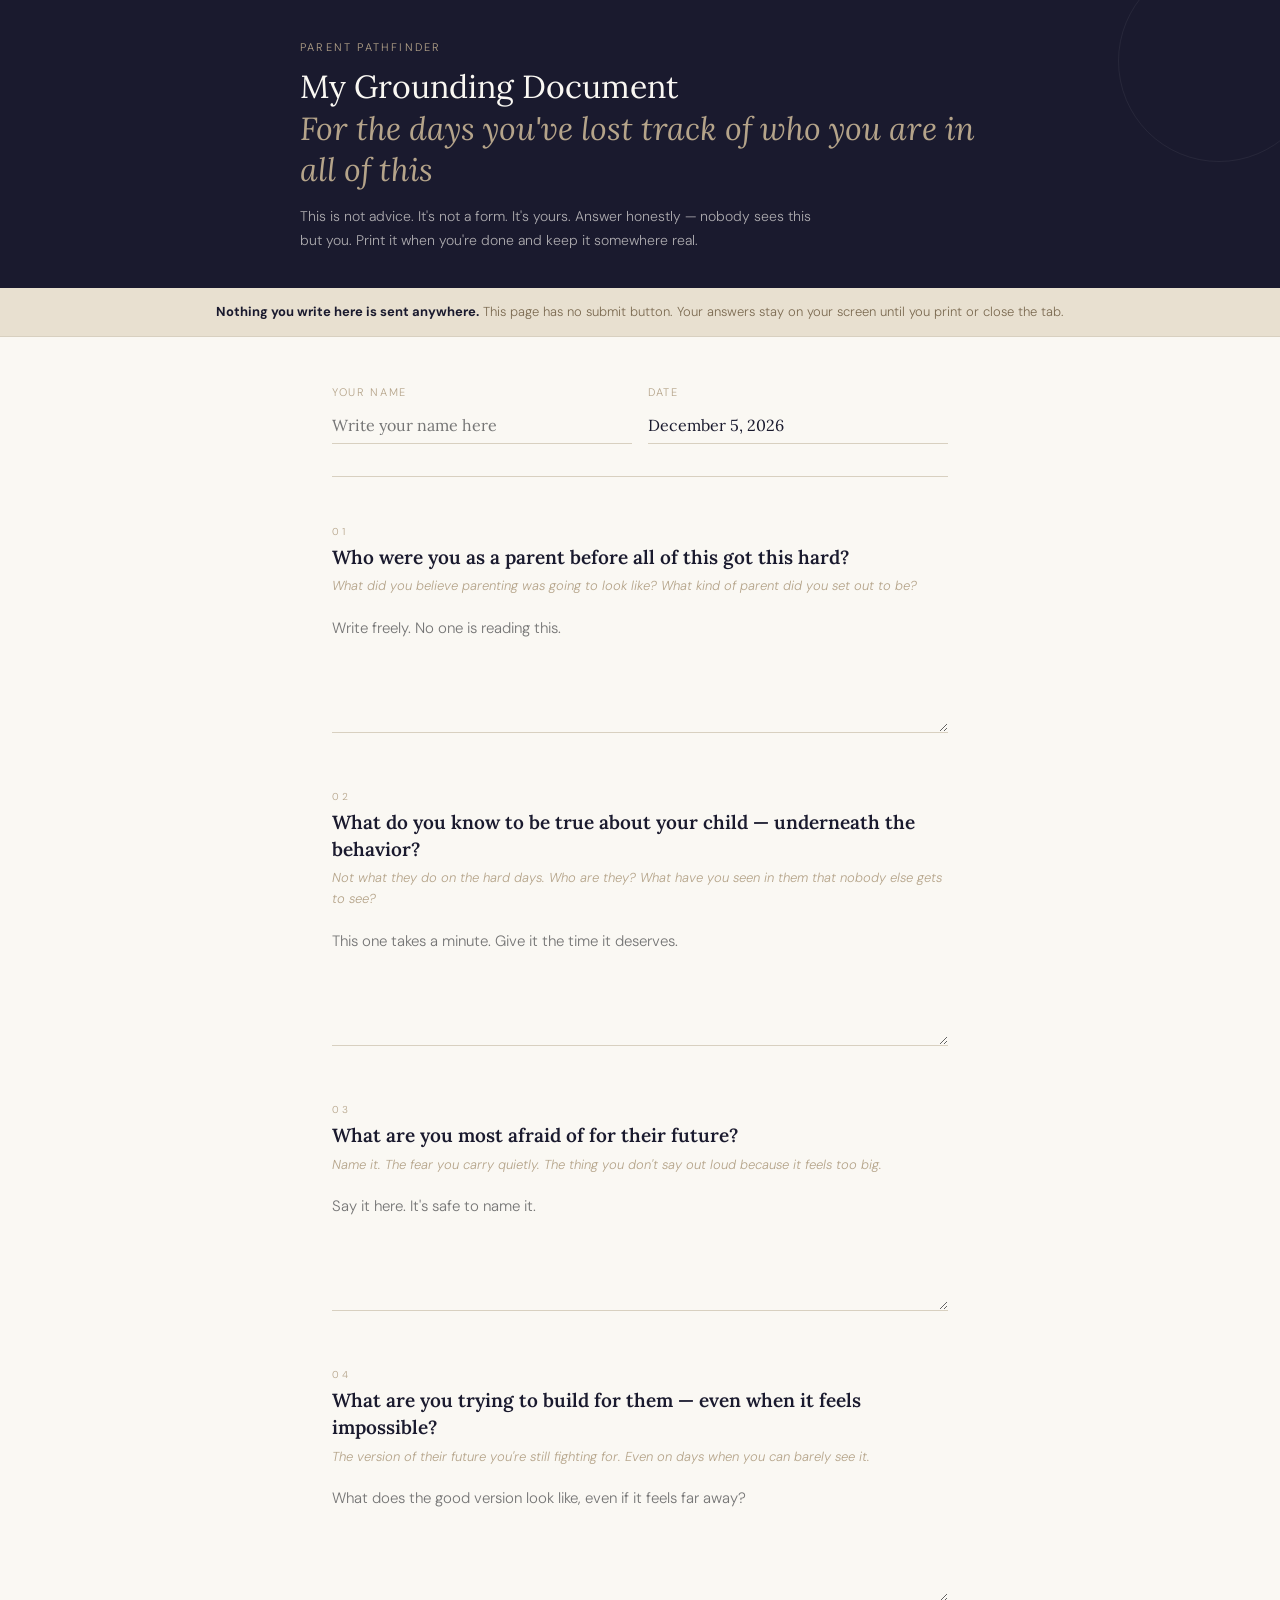
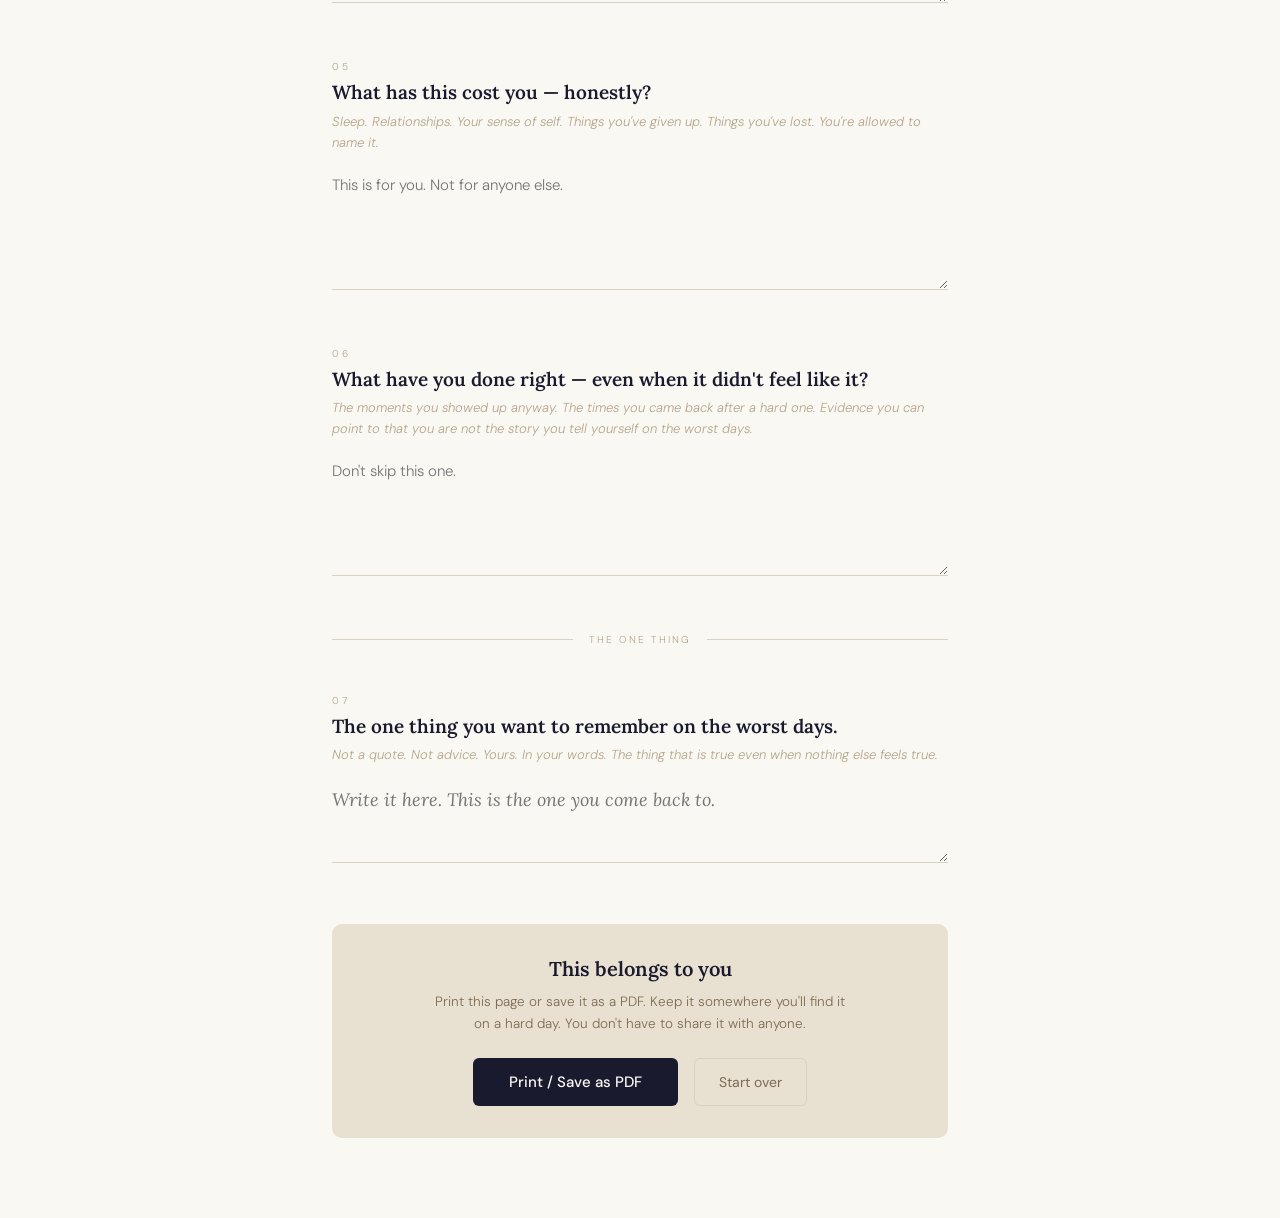
<file: grounding.html>
<!DOCTYPE html>
<html lang="en">
<head>
<meta charset="UTF-8">
<meta name="viewport" content="width=device-width, initial-scale=1.0">
<title>My Grounding Document — Parent Pathfinder</title>
<link href="https://fonts.googleapis.com/css2?family=Lora:ital,wght@0,400;0,600;1,400&family=DM+Sans:wght@300;400;500&display=swap" rel="stylesheet">
<style>
  :root {
    --ink: #1a1a2e;
    --paper: #faf8f3;
    --warm: #e8e0d0;
    --accent: #7c6b52;
    --accent-light: #b5a48a;
    --rule: #d8d0c0;
  }

  * { box-sizing: border-box; margin: 0; padding: 0; }

  body {
    background: var(--paper);
    color: var(--ink);
    font-family: 'DM Sans', sans-serif;
    font-weight: 300;
    min-height: 100vh;
    padding-bottom: 80px;
  }

  /* Screen only header */
  .site-header {
    background: var(--ink);
    color: var(--paper);
    padding: 40px 32px 36px;
    position: relative;
    overflow: hidden;
  }
  .site-header::before {
    content: '';
    position: absolute;
    top: -40px; right: -40px;
    width: 200px; height: 200px;
    border-radius: 50%;
    border: 1px solid rgba(255,255,255,0.06);
  }
  .header-inner { max-width: 680px; margin: 0 auto; position: relative; z-index: 1; }
  .header-label {
    font-size: 11px;
    letter-spacing: 0.2em;
    text-transform: uppercase;
    color: var(--accent-light);
    margin-bottom: 12px;
  }
  .header-title {
    font-family: 'Lora', serif;
    font-size: clamp(22px, 4vw, 32px);
    font-weight: 400;
    line-height: 1.3;
    margin-bottom: 14px;
  }
  .header-title em { font-style: italic; color: var(--accent-light); }
  .header-desc {
    font-size: 14px;
    line-height: 1.7;
    color: rgba(250,248,243,0.65);
    max-width: 520px;
  }

  /* Notice bar */
  .notice {
    background: var(--warm);
    border-bottom: 1px solid var(--rule);
    padding: 14px 32px;
    text-align: center;
    font-size: 13px;
    color: var(--accent);
    line-height: 1.5;
  }
  .notice strong { color: var(--ink); }

  /* Main */
  .main { max-width: 680px; margin: 0 auto; padding: 48px 32px 0; }

  /* Identity row */
  .identity-row {
    display: grid;
    grid-template-columns: 1fr 1fr;
    gap: 16px;
    margin-bottom: 48px;
    padding-bottom: 32px;
    border-bottom: 1px solid var(--rule);
  }
  .field-label {
    font-size: 11px;
    letter-spacing: 0.15em;
    text-transform: uppercase;
    color: var(--accent-light);
    margin-bottom: 8px;
    display: block;
  }
  input[type="text"] {
    width: 100%;
    background: transparent;
    border: none;
    border-bottom: 1px solid var(--rule);
    padding: 8px 0;
    font-family: 'Lora', serif;
    font-size: 16px;
    color: var(--ink);
    outline: none;
    transition: border-color 0.2s;
  }
  input[type="text"]:focus { border-bottom-color: var(--accent); }

  /* Prompt block */
  .prompt-block {
    margin-bottom: 52px;
  }
  .prompt-number {
    font-size: 10px;
    letter-spacing: 0.25em;
    text-transform: uppercase;
    color: var(--accent-light);
    margin-bottom: 6px;
  }
  .prompt-question {
    font-family: 'Lora', serif;
    font-size: 19px;
    font-weight: 600;
    color: var(--ink);
    line-height: 1.4;
    margin-bottom: 6px;
  }
  .prompt-hint {
    font-size: 13px;
    color: var(--accent-light);
    line-height: 1.6;
    margin-bottom: 16px;
    font-style: italic;
  }

  /* Answer area — lined paper feel */
  .answer-area {
    position: relative;
  }
  textarea {
    width: 100%;
    min-height: 120px;
    background: transparent;
    border: none;
    border-bottom: 1px solid var(--rule);
    padding: 0 0 8px;
    font-family: 'DM Sans', sans-serif;
    font-size: 15px;
    font-weight: 300;
    color: var(--ink);
    line-height: 2;
    outline: none;
    resize: vertical;
    transition: border-color 0.2s;
  }
  textarea:focus { border-bottom-color: var(--accent); }

  /* The one thing — special treatment */
  .one-thing textarea {
    font-family: 'Lora', serif;
    font-size: 18px;
    font-style: italic;
    min-height: 80px;
    color: var(--ink);
  }

  /* Divider */
  .section-break {
    display: flex;
    align-items: center;
    gap: 16px;
    margin: 48px 0;
  }
  .section-break::before, .section-break::after {
    content: '';
    flex: 1;
    border-top: 1px solid var(--rule);
  }
  .section-break span {
    font-size: 10px;
    letter-spacing: 0.2em;
    text-transform: uppercase;
    color: var(--accent-light);
    white-space: nowrap;
  }

  /* Print area */
  .print-area {
    background: var(--warm);
    border-radius: 10px;
    padding: 32px;
    text-align: center;
    margin-top: 56px;
  }
  .print-area h3 {
    font-family: 'Lora', serif;
    font-size: 20px;
    font-weight: 600;
    margin-bottom: 10px;
  }
  .print-area p {
    font-size: 13.5px;
    color: var(--accent);
    line-height: 1.6;
    margin-bottom: 24px;
    max-width: 420px;
    margin-left: auto;
    margin-right: auto;
  }
  .btn-print {
    background: var(--ink);
    color: var(--paper);
    border: none;
    border-radius: 6px;
    padding: 14px 36px;
    font-family: 'DM Sans', sans-serif;
    font-size: 15px;
    font-weight: 500;
    cursor: pointer;
    transition: opacity 0.2s;
  }
  .btn-print:hover { opacity: 0.85; }
  .btn-clear {
    background: transparent;
    color: var(--accent);
    border: 1px solid var(--rule);
    border-radius: 6px;
    padding: 14px 24px;
    font-family: 'DM Sans', sans-serif;
    font-size: 14px;
    cursor: pointer;
    margin-left: 12px;
    transition: border-color 0.2s;
  }
  .btn-clear:hover { border-color: var(--accent); }

  @media (max-width: 540px) {
    .identity-row { grid-template-columns: 1fr; }
    .site-header, .main, .notice { padding-left: 20px; padding-right: 20px; }
  }

  /* ===== PRINT STYLES ===== */
  @media print {
    @page {
      margin: 0.75in 0.85in;
      size: letter;
    }

    body {
      background: white;
      font-size: 12pt;
      color: #111;
    }

    .site-header, .notice, .print-area { display: none; }

    .main {
      padding: 0;
      max-width: 100%;
    }

    /* Print header */
    .main::before {
      content: 'My Grounding Document';
      display: block;
      font-family: 'Lora', serif;
      font-size: 22pt;
      font-weight: 400;
      color: #111;
      margin-bottom: 4pt;
    }
    .main::after {
      content: 'Parent Pathfinder  ·  For personal use  ·  Not a medical document';
      display: block;
      font-size: 8pt;
      color: #999;
      letter-spacing: 0.08em;
      margin-bottom: 28pt;
      padding-bottom: 14pt;
      border-bottom: 0.5pt solid #ccc;
    }

    .identity-row {
      display: flex;
      gap: 40pt;
      margin-bottom: 28pt;
      padding-bottom: 16pt;
      border-bottom: 0.5pt solid #ccc;
    }

    input[type="text"] {
      border: none;
      border-bottom: 0.5pt solid #999;
      padding: 4pt 0;
      font-size: 13pt;
      font-family: 'Lora', serif;
    }

    .prompt-block {
      margin-bottom: 32pt;
      page-break-inside: avoid;
    }

    .prompt-number {
      font-size: 8pt;
      letter-spacing: 0.2em;
      text-transform: uppercase;
      color: #999;
      margin-bottom: 4pt;
    }

    .prompt-question {
      font-family: 'Lora', serif;
      font-size: 13pt;
      font-weight: 600;
      margin-bottom: 4pt;
    }

    .prompt-hint {
      font-size: 9pt;
      color: #888;
      margin-bottom: 10pt;
    }

    textarea {
      border: none;
      border-bottom: 0.5pt solid #ccc;
      font-size: 11pt;
      min-height: 60pt;
      padding-bottom: 6pt;
    }

    .one-thing textarea {
      font-family: 'Lora', serif;
      font-size: 13pt;
      font-style: italic;
    }

    .section-break {
      margin: 24pt 0;
    }
    .section-break::before, .section-break::after {
      border-top: 0.5pt solid #ccc;
    }
    .section-break span {
      font-size: 7pt;
      color: #bbb;
    }

    .field-label { font-size: 8pt; color: #999; }
  }
</style>
</head>
<body>

<header class="site-header">
  <div class="header-inner">
    <div class="header-label">Parent Pathfinder</div>
    <h1 class="header-title">My Grounding Document<br><em>For the days you've lost track of who you are in all of this</em></h1>
    <p class="header-desc">This is not advice. It's not a form. It's yours. Answer honestly — nobody sees this but you. Print it when you're done and keep it somewhere real.</p>
  </div>
</header>

<div class="notice">
  <strong>Nothing you write here is sent anywhere.</strong> This page has no submit button. Your answers stay on your screen until you print or close the tab.
</div>

<main class="main">

  <div class="identity-row">
    <div>
      <label class="field-label" for="my-name">Your name</label>
      <input type="text" id="my-name" placeholder="Write your name here">
    </div>
    <div>
      <label class="field-label" for="doc-date">Date</label>
      <input type="text" id="doc-date" placeholder="Today's date">
    </div>
  </div>

  <!-- Q1 -->
  <div class="prompt-block">
    <div class="prompt-number">01</div>
    <div class="prompt-question">Who were you as a parent before all of this got this hard?</div>
    <p class="prompt-hint">What did you believe parenting was going to look like? What kind of parent did you set out to be?</p>
    <div class="answer-area">
      <textarea placeholder="Write freely. No one is reading this."></textarea>
    </div>
  </div>

  <!-- Q2 -->
  <div class="prompt-block">
    <div class="prompt-number">02</div>
    <div class="prompt-question">What do you know to be true about your child — underneath the behavior?</div>
    <p class="prompt-hint">Not what they do on the hard days. Who are they? What have you seen in them that nobody else gets to see?</p>
    <div class="answer-area">
      <textarea placeholder="This one takes a minute. Give it the time it deserves."></textarea>
    </div>
  </div>

  <!-- Q3 -->
  <div class="prompt-block">
    <div class="prompt-number">03</div>
    <div class="prompt-question">What are you most afraid of for their future?</div>
    <p class="prompt-hint">Name it. The fear you carry quietly. The thing you don't say out loud because it feels too big.</p>
    <div class="answer-area">
      <textarea placeholder="Say it here. It's safe to name it."></textarea>
    </div>
  </div>

  <!-- Q4 -->
  <div class="prompt-block">
    <div class="prompt-number">04</div>
    <div class="prompt-question">What are you trying to build for them — even when it feels impossible?</div>
    <p class="prompt-hint">The version of their future you're still fighting for. Even on days when you can barely see it.</p>
    <div class="answer-area">
      <textarea placeholder="What does the good version look like, even if it feels far away?"></textarea>
    </div>
  </div>

  <!-- Q5 -->
  <div class="prompt-block">
    <div class="prompt-number">05</div>
    <div class="prompt-question">What has this cost you — honestly?</div>
    <p class="prompt-hint">Sleep. Relationships. Your sense of self. Things you've given up. Things you've lost. You're allowed to name it.</p>
    <div class="answer-area">
      <textarea placeholder="This is for you. Not for anyone else."></textarea>
    </div>
  </div>

  <!-- Q6 -->
  <div class="prompt-block">
    <div class="prompt-number">06</div>
    <div class="prompt-question">What have you done right — even when it didn't feel like it?</div>
    <p class="prompt-hint">The moments you showed up anyway. The times you came back after a hard one. Evidence you can point to that you are not the story you tell yourself on the worst days.</p>
    <div class="answer-area">
      <textarea placeholder="Don't skip this one."></textarea>
    </div>
  </div>

  <div class="section-break"><span>The one thing</span></div>

  <!-- Q7 — The One Thing -->
  <div class="prompt-block one-thing">
    <div class="prompt-number">07</div>
    <div class="prompt-question">The one thing you want to remember on the worst days.</div>
    <p class="prompt-hint">Not a quote. Not advice. Yours. In your words. The thing that is true even when nothing else feels true.</p>
    <div class="answer-area">
      <textarea placeholder="Write it here. This is the one you come back to."></textarea>
    </div>
  </div>

  <!-- Print -->
  <div class="print-area">
    <h3>This belongs to you</h3>
    <p>Print this page or save it as a PDF. Keep it somewhere you'll find it on a hard day. You don't have to share it with anyone.</p>
    <button class="btn-print" onclick="window.print()">Print / Save as PDF</button>
    <button class="btn-clear" onclick="clearAll()">Start over</button>
  </div>

</main>

<script>
  // Auto-fill today's date
  const dateField = document.getElementById('doc-date');
  if (!dateField.value) {
    const now = new Date();
    dateField.value = now.toLocaleDateString('en-US', { month: 'long', day: 'numeric', year: 'numeric' });
  }

  // Auto-expand textareas
  document.querySelectorAll('textarea').forEach(ta => {
    ta.addEventListener('input', function() {
      this.style.height = 'auto';
      this.style.height = this.scrollHeight + 'px';
    });
  });

  // Clear all
  function clearAll() {
    if (confirm('Clear all your answers and start over?')) {
      document.querySelectorAll('textarea').forEach(ta => {
        ta.value = '';
        ta.style.height = 'auto';
      });
      document.getElementById('my-name').value = '';
      const now = new Date();
      document.getElementById('doc-date').value = now.toLocaleDateString('en-US', { month: 'long', day: 'numeric', year: 'numeric' });
    }
  }
</script>
</body>
</html>
</file>
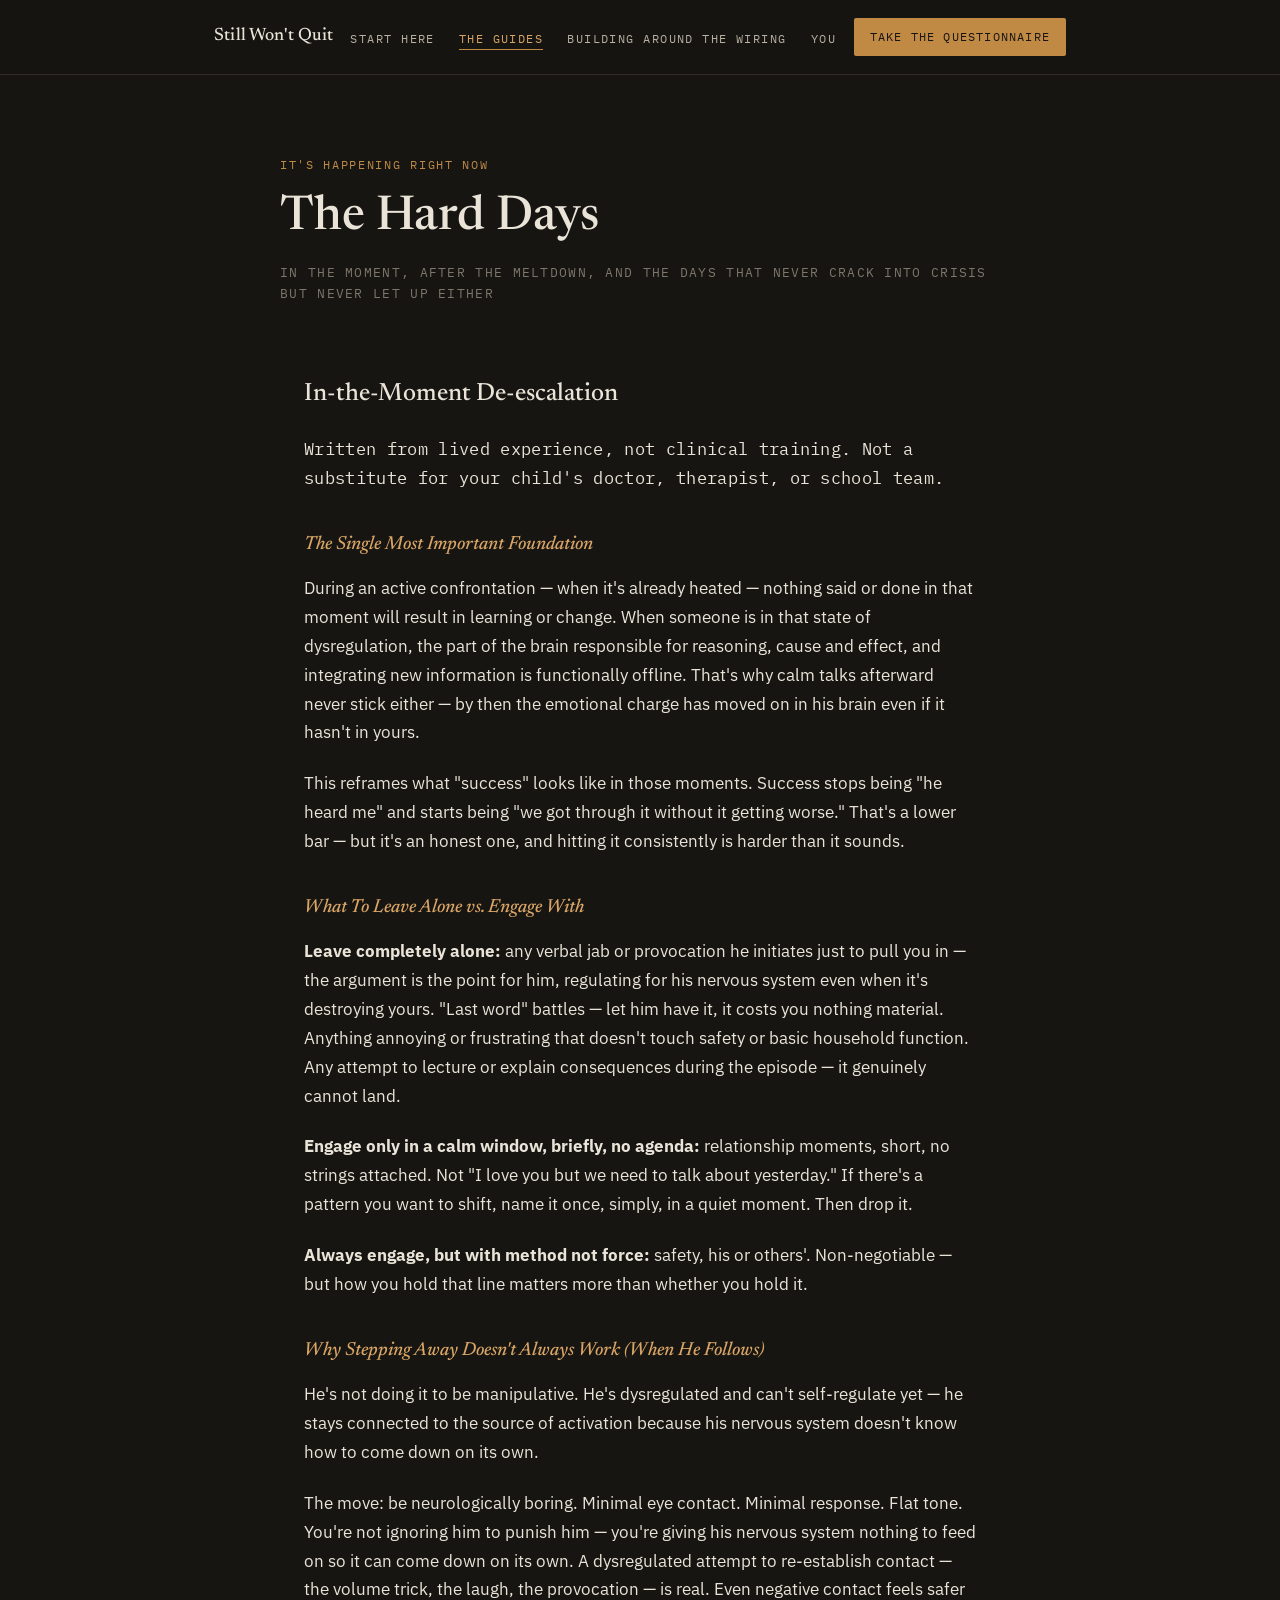
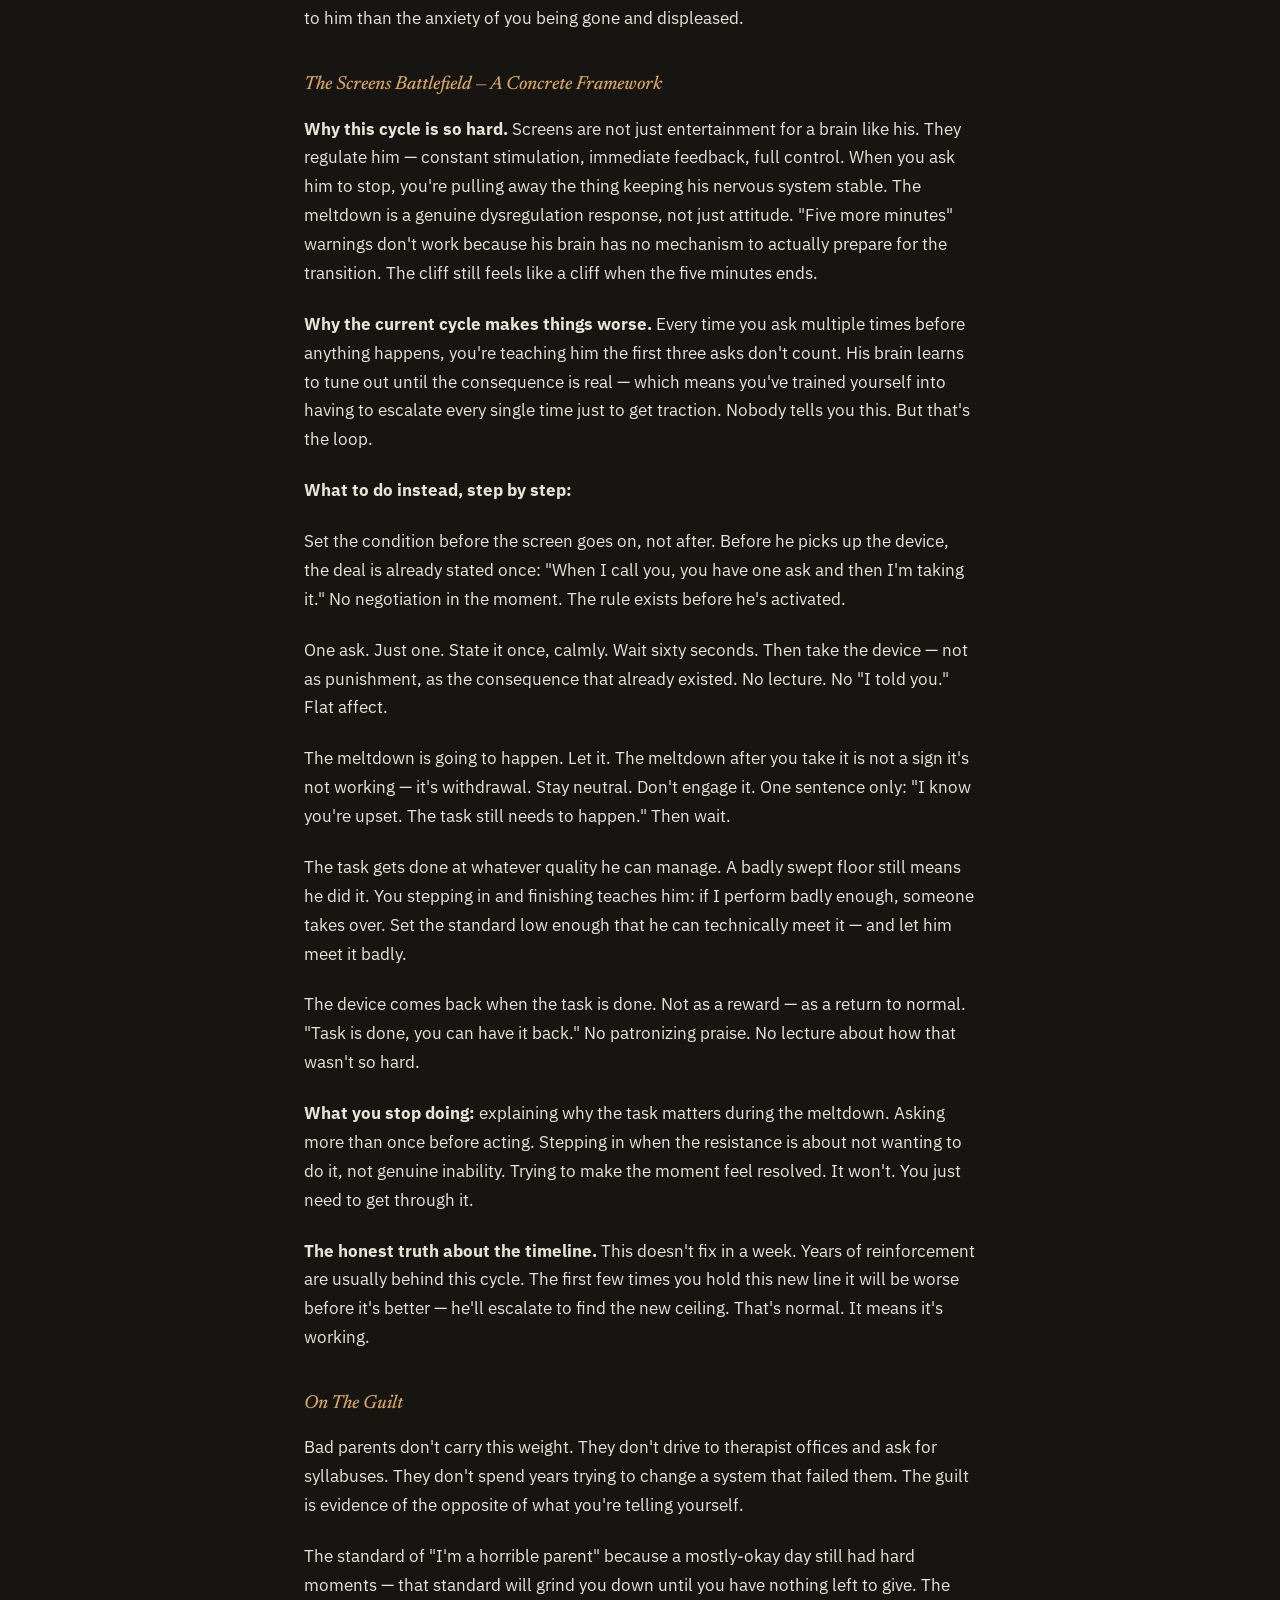
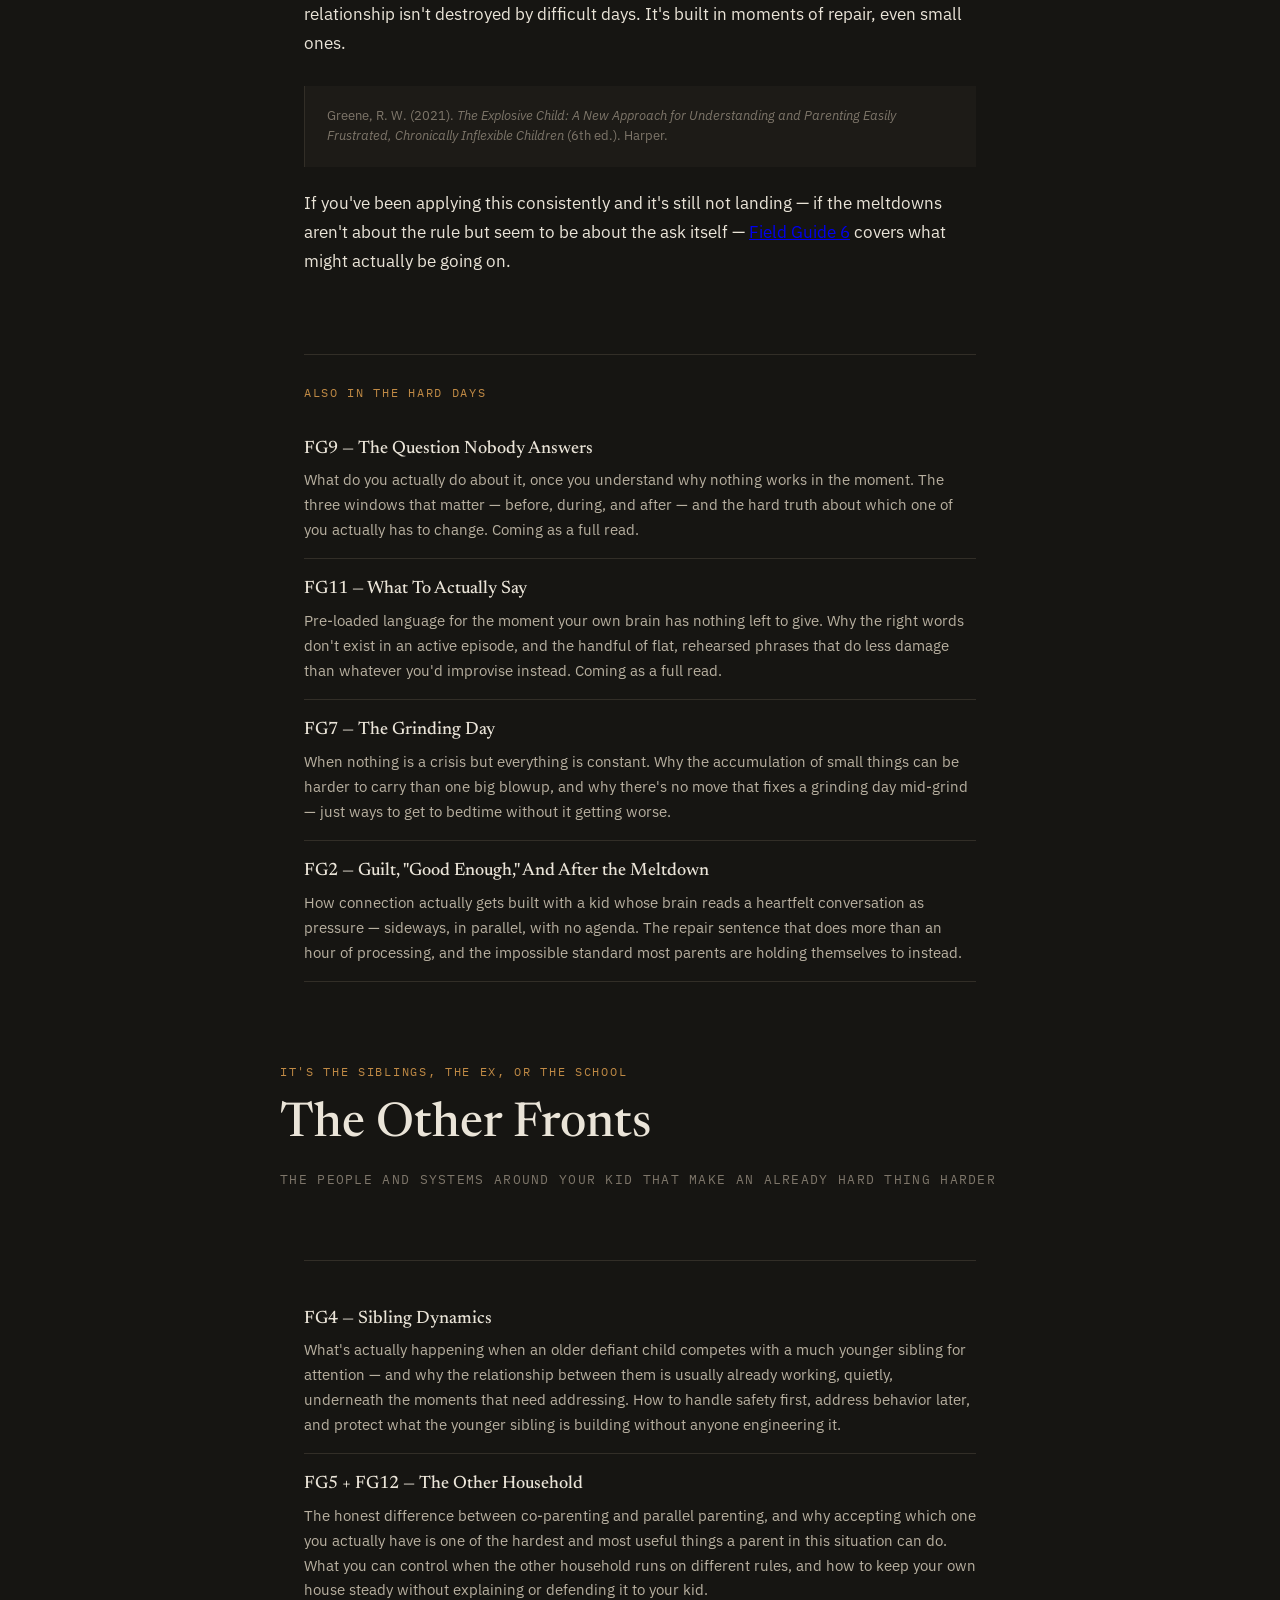
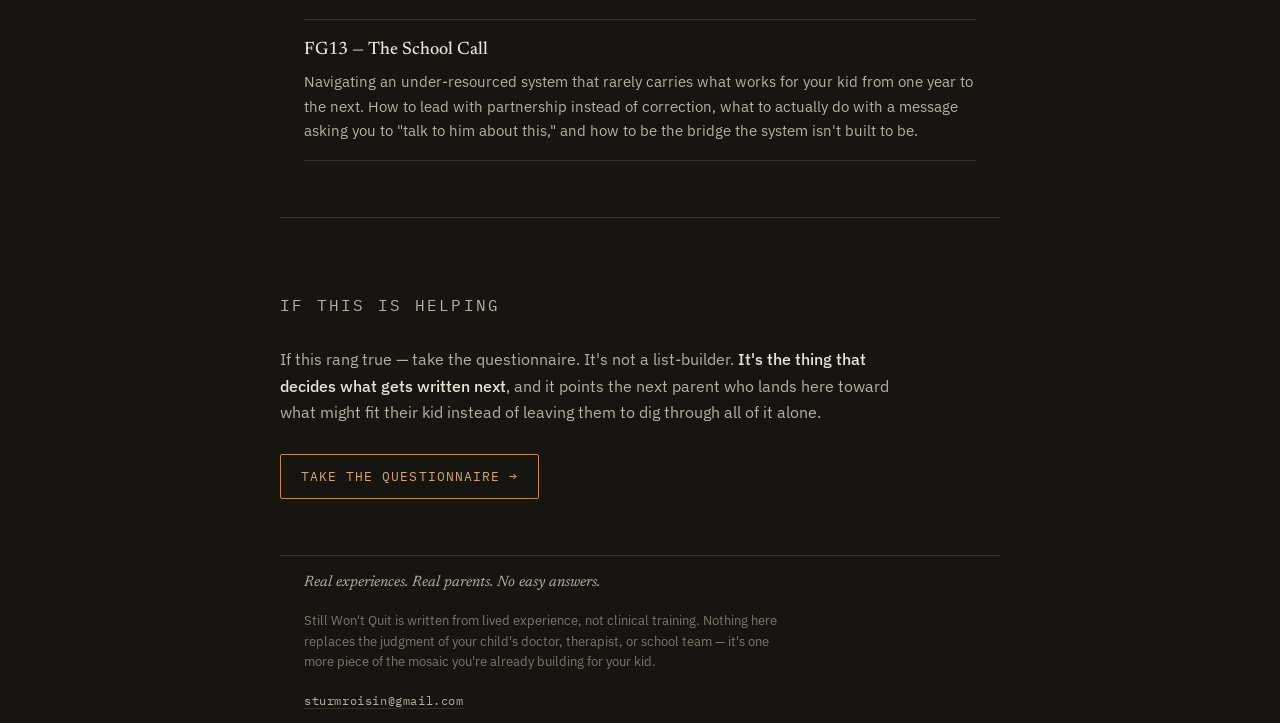
<file: guides.html>
<!DOCTYPE html>
<html lang="en">
<head>
<meta charset="UTF-8">
<meta name="viewport" content="width=device-width, initial-scale=1.0">
<title>The Guides — Still Won't Quit</title>
<meta name="description" content="In-the-moment de-escalation, the grinding days, the guilt, the siblings, the other household, the school call.">
<link rel="stylesheet" href="style.css">
</head>
<body>

<nav class="site-nav">
  <div class="nav-inner">
    <a href="index.html" class="nav-mark">Still Won't Quit</a>
    <ul class="nav-links">
      <li><a href="start-here.html">Start Here</a></li>
      <li><a href="guides.html" class="active">The Guides</a></li>
      <li><a href="building-around-the-wiring.html">Building Around the Wiring</a></li>
      <li><a href="you.html">You</a></li>
    </ul>
    <button class="nav-toggle" aria-label="Open menu" aria-expanded="false" aria-controls="mobile-menu">
      <span class="nav-toggle-bar"></span>
      <span class="nav-toggle-bar"></span>
      <span class="nav-toggle-bar"></span>
    </button>
    <a href="questionnaire.html" class="nav-cta">Take the Questionnaire</a>
  </div>
  <div class="mobile-menu" id="mobile-menu">
    <a href="start-here.html">Start Here</a>
    <a href="guides.html">The Guides</a>
    <a href="building-around-the-wiring.html">Building Around the Wiring</a>
    <a href="you.html">You</a>
    <a href="questionnaire.html" class="mobile-cta">Take the Questionnaire</a>
  </div>
</nav>

<header class="article-header wrap" id="hard-days">
  <p class="eyebrow">It's happening right now</p>
  <h1>The Hard Days</h1>
  <p class="subtitle">In the moment, after the meltdown, and the days that never crack into crisis but never let up either</p>
</header>

<article class="article-body wrap">

<h2>In-the-Moment De-escalation</h2>
<p class="disclaimer-line">Written from lived experience, not clinical training. Not a substitute for your child's doctor, therapist, or school team.</p>

<h3>The Single Most Important Foundation</h3>

<p>During an active confrontation &mdash; when it's already heated &mdash; nothing said or done in that moment will result in learning or change. When someone is in that state of dysregulation, the part of the brain responsible for reasoning, cause and effect, and integrating new information is functionally offline. That's why calm talks afterward never stick either &mdash; by then the emotional charge has moved on in his brain even if it hasn't in yours.</p>

<p>This reframes what "success" looks like in those moments. Success stops being "he heard me" and starts being "we got through it without it getting worse." That's a lower bar &mdash; but it's an honest one, and hitting it consistently is harder than it sounds.</p>

<h3>What To Leave Alone vs. Engage With</h3>

<p><strong>Leave completely alone:</strong> any verbal jab or provocation he initiates just to pull you in &mdash; the argument is the point for him, regulating for his nervous system even when it's destroying yours. "Last word" battles &mdash; let him have it, it costs you nothing material. Anything annoying or frustrating that doesn't touch safety or basic household function. Any attempt to lecture or explain consequences during the episode &mdash; it genuinely cannot land.</p>

<p><strong>Engage only in a calm window, briefly, no agenda:</strong> relationship moments, short, no strings attached. Not "I love you but we need to talk about yesterday." If there's a pattern you want to shift, name it once, simply, in a quiet moment. Then drop it.</p>

<p><strong>Always engage, but with method not force:</strong> safety, his or others'. Non-negotiable &mdash; but how you hold that line matters more than whether you hold it.</p>

<h3>Why Stepping Away Doesn't Always Work (When He Follows)</h3>

<p>He's not doing it to be manipulative. He's dysregulated and can't self-regulate yet &mdash; he stays connected to the source of activation because his nervous system doesn't know how to come down on its own.</p>

<p>The move: be neurologically boring. Minimal eye contact. Minimal response. Flat tone. You're not ignoring him to punish him &mdash; you're giving his nervous system nothing to feed on so it can come down on its own. A dysregulated attempt to re-establish contact &mdash; the volume trick, the laugh, the provocation &mdash; is real. Even negative contact feels safer to him than the anxiety of you being gone and displeased.</p>

<h3>The Screens Battlefield &mdash; A Concrete Framework</h3>

<p><strong>Why this cycle is so hard.</strong> Screens are not just entertainment for a brain like his. They regulate him &mdash; constant stimulation, immediate feedback, full control. When you ask him to stop, you're pulling away the thing keeping his nervous system stable. The meltdown is a genuine dysregulation response, not just attitude. "Five more minutes" warnings don't work because his brain has no mechanism to actually prepare for the transition. The cliff still feels like a cliff when the five minutes ends.</p>

<p><strong>Why the current cycle makes things worse.</strong> Every time you ask multiple times before anything happens, you're teaching him the first three asks don't count. His brain learns to tune out until the consequence is real &mdash; which means you've trained yourself into having to escalate every single time just to get traction. Nobody tells you this. But that's the loop.</p>

<p><strong>What to do instead, step by step:</strong></p>

<p>Set the condition before the screen goes on, not after. Before he picks up the device, the deal is already stated once: "When I call you, you have one ask and then I'm taking it." No negotiation in the moment. The rule exists before he's activated.</p>

<p>One ask. Just one. State it once, calmly. Wait sixty seconds. Then take the device &mdash; not as punishment, as the consequence that already existed. No lecture. No "I told you." Flat affect.</p>

<p>The meltdown is going to happen. Let it. The meltdown after you take it is not a sign it's not working &mdash; it's withdrawal. Stay neutral. Don't engage it. One sentence only: "I know you're upset. The task still needs to happen." Then wait.</p>

<p>The task gets done at whatever quality he can manage. A badly swept floor still means he did it. You stepping in and finishing teaches him: if I perform badly enough, someone takes over. Set the standard low enough that he can technically meet it &mdash; and let him meet it badly.</p>

<p>The device comes back when the task is done. Not as a reward &mdash; as a return to normal. "Task is done, you can have it back." No patronizing praise. No lecture about how that wasn't so hard.</p>

<p><strong>What you stop doing:</strong> explaining why the task matters during the meltdown. Asking more than once before acting. Stepping in when the resistance is about not wanting to do it, not genuine inability. Trying to make the moment feel resolved. It won't. You just need to get through it.</p>

<p><strong>The honest truth about the timeline.</strong> This doesn't fix in a week. Years of reinforcement are usually behind this cycle. The first few times you hold this new line it will be worse before it's better &mdash; he'll escalate to find the new ceiling. That's normal. It means it's working.</p>

<h3>On The Guilt</h3>

<p>Bad parents don't carry this weight. They don't drive to therapist offices and ask for syllabuses. They don't spend years trying to change a system that failed them. The guilt is evidence of the opposite of what you're telling yourself.</p>

<p>The standard of "I'm a horrible parent" because a mostly-okay day still had hard moments &mdash; that standard will grind you down until you have nothing left to give. The relationship isn't destroyed by difficult days. It's built in moments of repair, even small ones.</p>

<div class="refs">
  <p>Greene, R. W. (2021). <em>The Explosive Child: A New Approach for Understanding and Parenting Easily Frustrated, Chronically Inflexible Children</em> (6th ed.). Harper.</p>
</div>

<p>If you've been applying this consistently and it's still not landing &mdash; if the meltdowns aren't about the rule but seem to be about the ask itself &mdash; <a href="start-here.html#fg6">Field Guide 6</a> covers what might actually be going on.</p>

</article>

<section class="wrap" style="padding: 8px 24px 48px;">
  <div class="placeholder-list" style="border-top: 1px solid var(--line); padding-top: 28px;">
    <p class="eyebrow" style="margin-bottom: 16px;">Also in The Hard Days</p>

    <div class="item"><strong>FG9 &mdash; The Question Nobody Answers</strong>What do you actually do about it, once you understand why nothing works in the moment. The three windows that matter &mdash; before, during, and after &mdash; and the hard truth about which one of you actually has to change. Coming as a full read.</div>

    <div class="item"><strong>FG11 &mdash; What To Actually Say</strong>Pre-loaded language for the moment your own brain has nothing left to give. Why the right words don't exist in an active episode, and the handful of flat, rehearsed phrases that do less damage than whatever you'd improvise instead. Coming as a full read.</div>

    <div class="item"><strong>FG7 &mdash; The Grinding Day</strong>When nothing is a crisis but everything is constant. Why the accumulation of small things can be harder to carry than one big blowup, and why there's no move that fixes a grinding day mid-grind &mdash; just ways to get to bedtime without it getting worse.</div>

    <div class="item"><strong>FG2 &mdash; Guilt, "Good Enough," And After the Meltdown</strong>How connection actually gets built with a kid whose brain reads a heartfelt conversation as pressure &mdash; sideways, in parallel, with no agenda. The repair sentence that does more than an hour of processing, and the impossible standard most parents are holding themselves to instead.</div>
  </div>
</section>

<header class="article-header wrap" id="other-fronts" style="padding-top: 32px;">
  <p class="eyebrow">It's the siblings, the ex, or the school</p>
  <h1>The Other Fronts</h1>
  <p class="subtitle">The people and systems around your kid that make an already hard thing harder</p>
</header>

<section class="wrap" style="padding: 8px 24px 56px;">
  <div class="placeholder-list" style="border-top: 1px solid var(--line); padding-top: 28px;">

    <div class="item"><strong>FG4 &mdash; Sibling Dynamics</strong>What's actually happening when an older defiant child competes with a much younger sibling for attention &mdash; and why the relationship between them is usually already working, quietly, underneath the moments that need addressing. How to handle safety first, address behavior later, and protect what the younger sibling is building without anyone engineering it.</div>

    <div class="item"><strong>FG5 + FG12 &mdash; The Other Household</strong>The honest difference between co-parenting and parallel parenting, and why accepting which one you actually have is one of the hardest and most useful things a parent in this situation can do. What you can control when the other household runs on different rules, and how to keep your own house steady without explaining or defending it to your kid.</div>

    <div class="item"><strong>FG13 &mdash; The School Call</strong>Navigating an under-resourced system that rarely carries what works for your kid from one year to the next. How to lead with partnership instead of correction, what to actually do with a message asking you to "talk to him about this," and how to be the bridge the system isn't built to be.</div>

  </div>
</section>

<section class="ask wrap">
  <div class="ask-inner">
    <p class="eyebrow">If this is helping</p>
    <p>If this rang true &mdash; take the questionnaire. It's not a list-builder. <strong>It's the thing that decides what gets written next</strong>, and it points the next parent who lands here toward what might fit their kid instead of leaving them to dig through all of it alone.</p>
    <a href="questionnaire.html" class="btn-ghost">Take the questionnaire &rarr;</a>
  </div>
</section>

<footer class="wrap">
  <p class="tagline">Real experiences. Real parents. No easy answers.</p>
  <p class="fine">Still Won't Quit is written from lived experience, not clinical training. Nothing here replaces the judgment of your child's doctor, therapist, or school team &mdash; it's one more piece of the mosaic you're already building for your kid.</p>
  <p class="contact"><a href="mailto:sturmroisin@gmail.com">sturmroisin@gmail.com</a></p>
</footer>

<script src="script.js"></script>
</body>
</html>
</file>
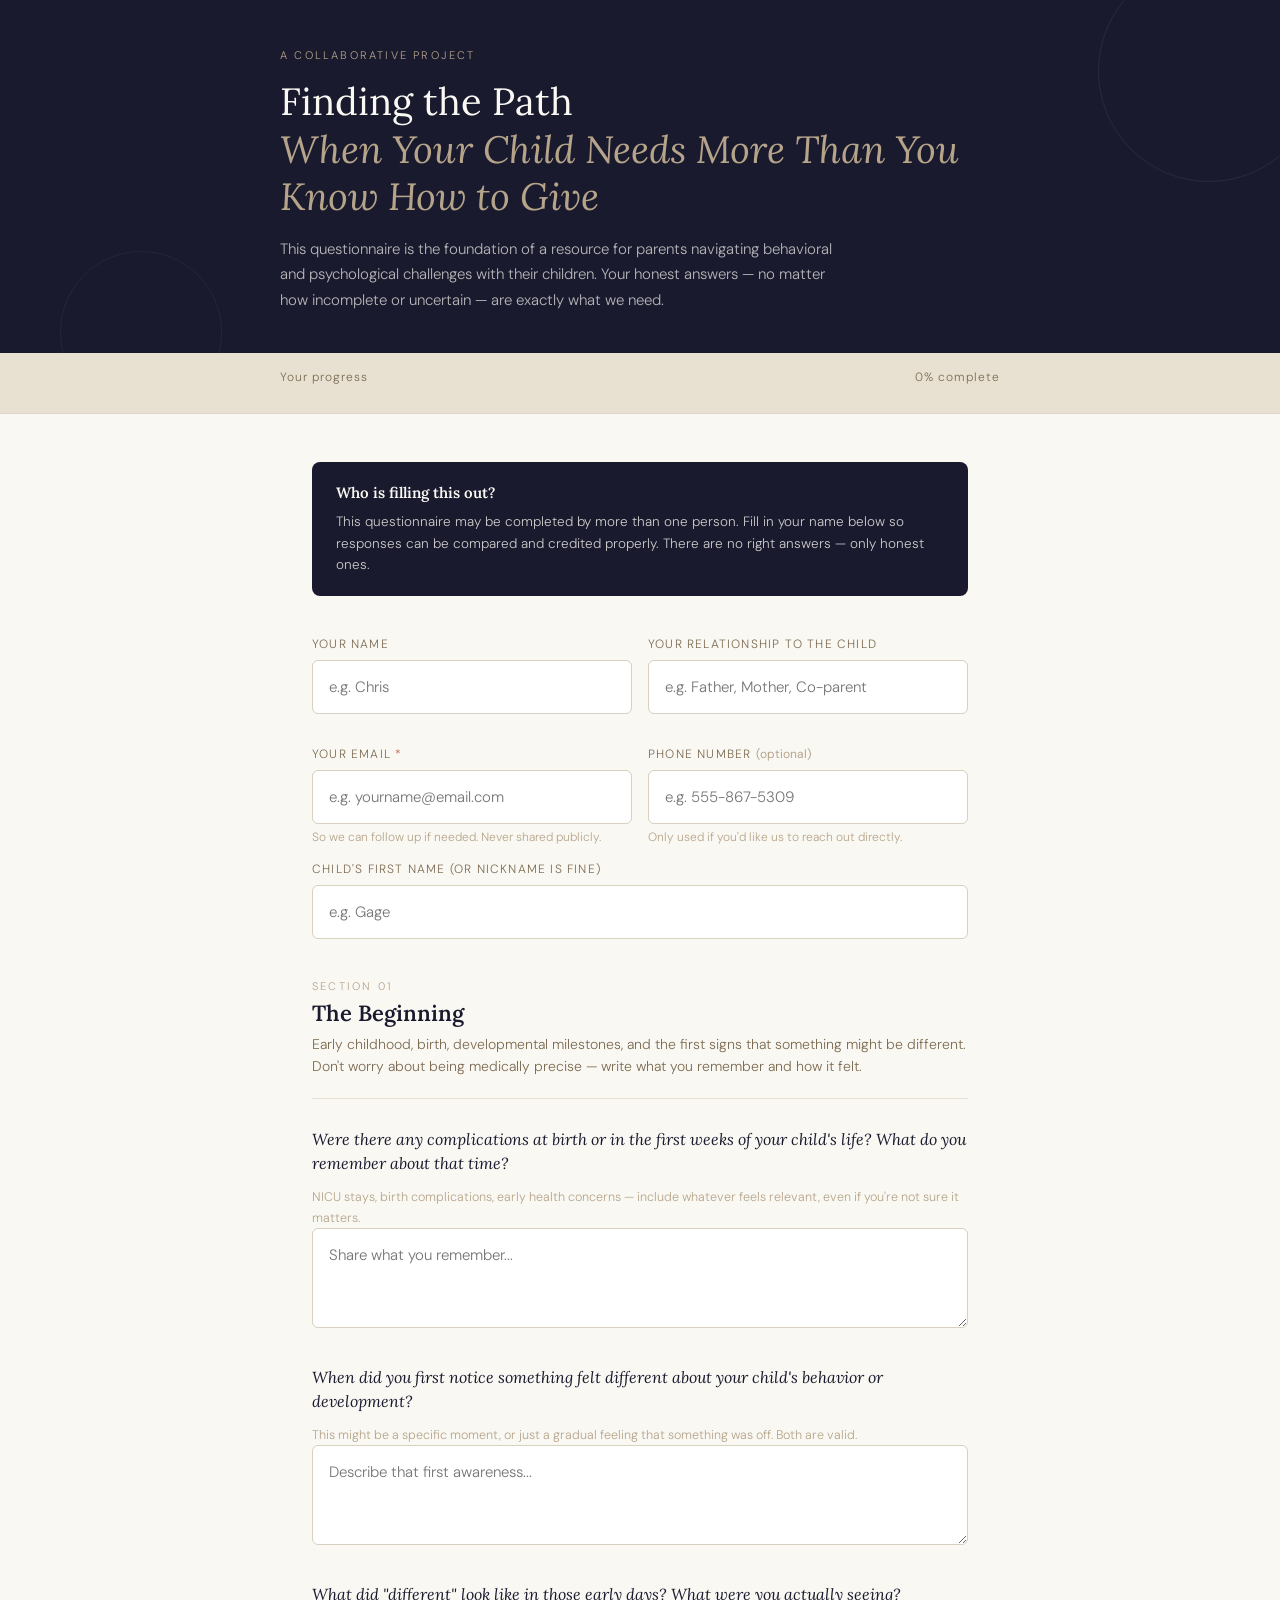
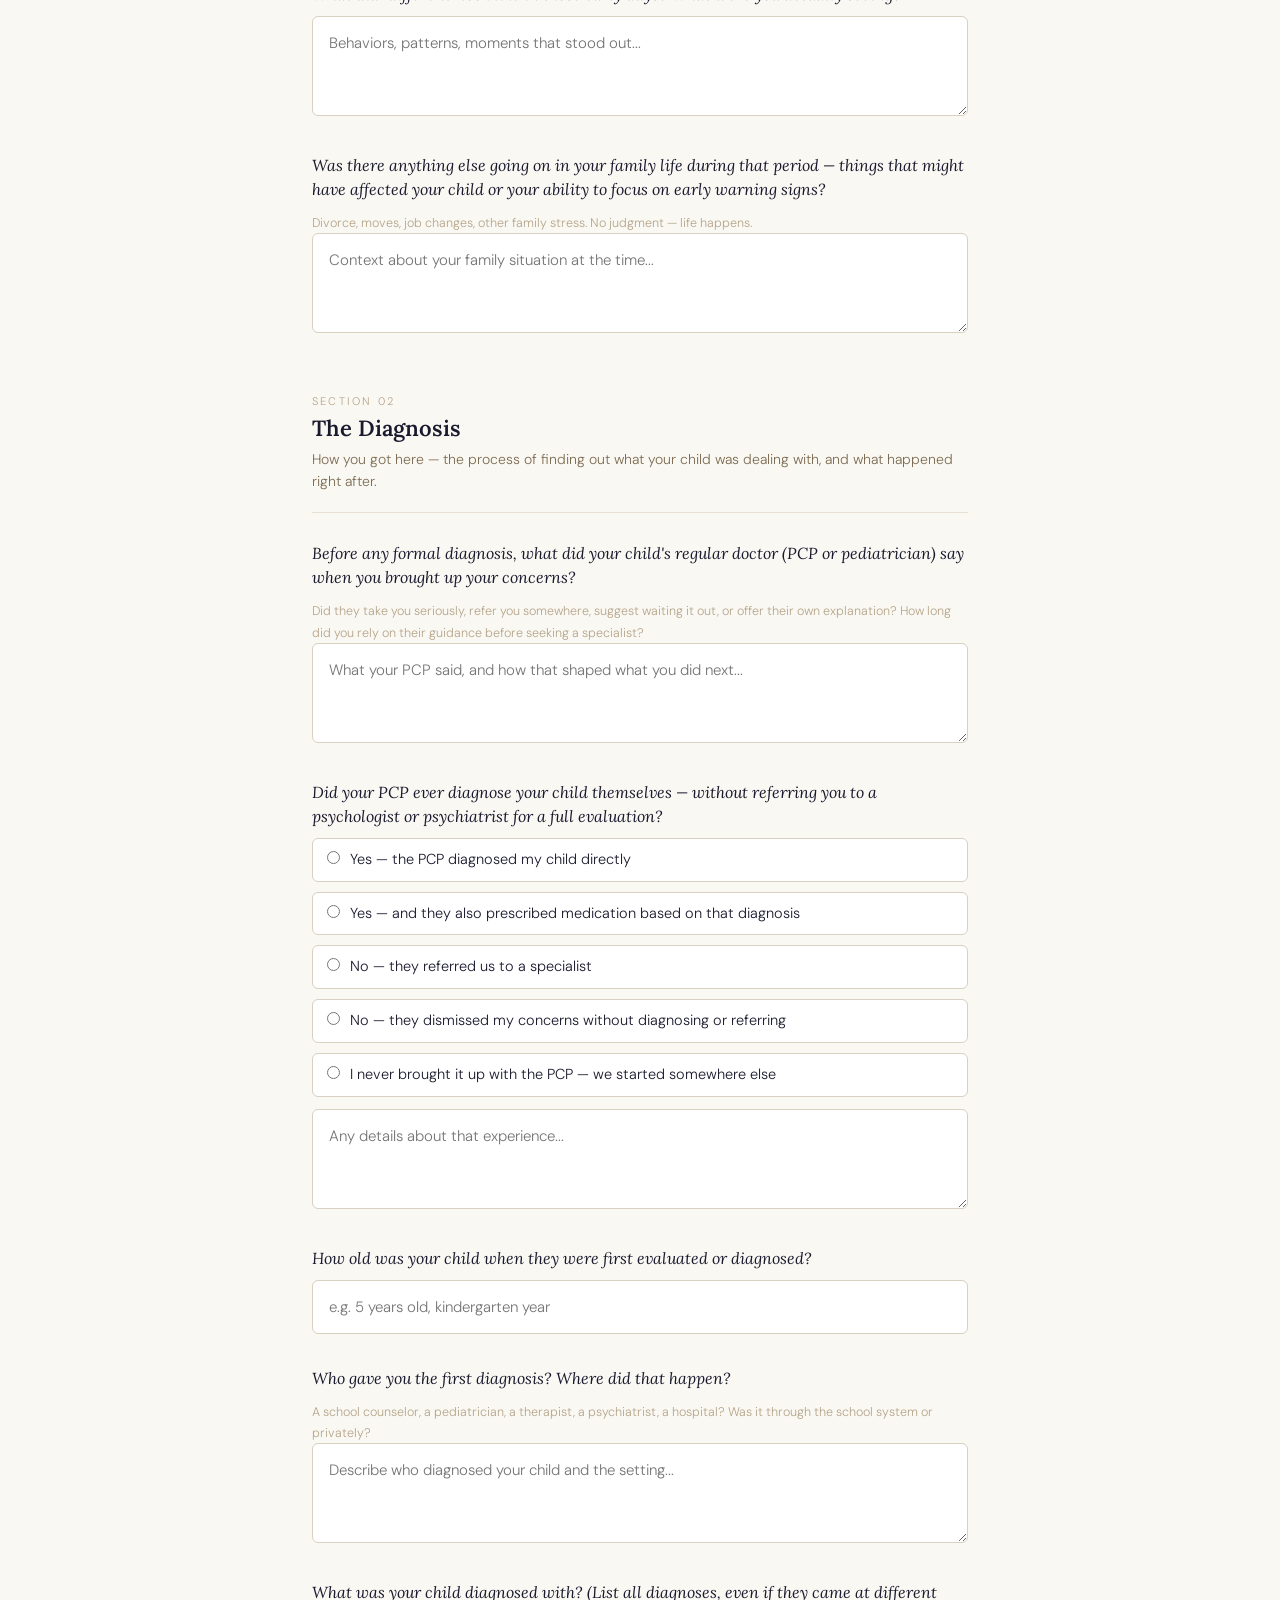
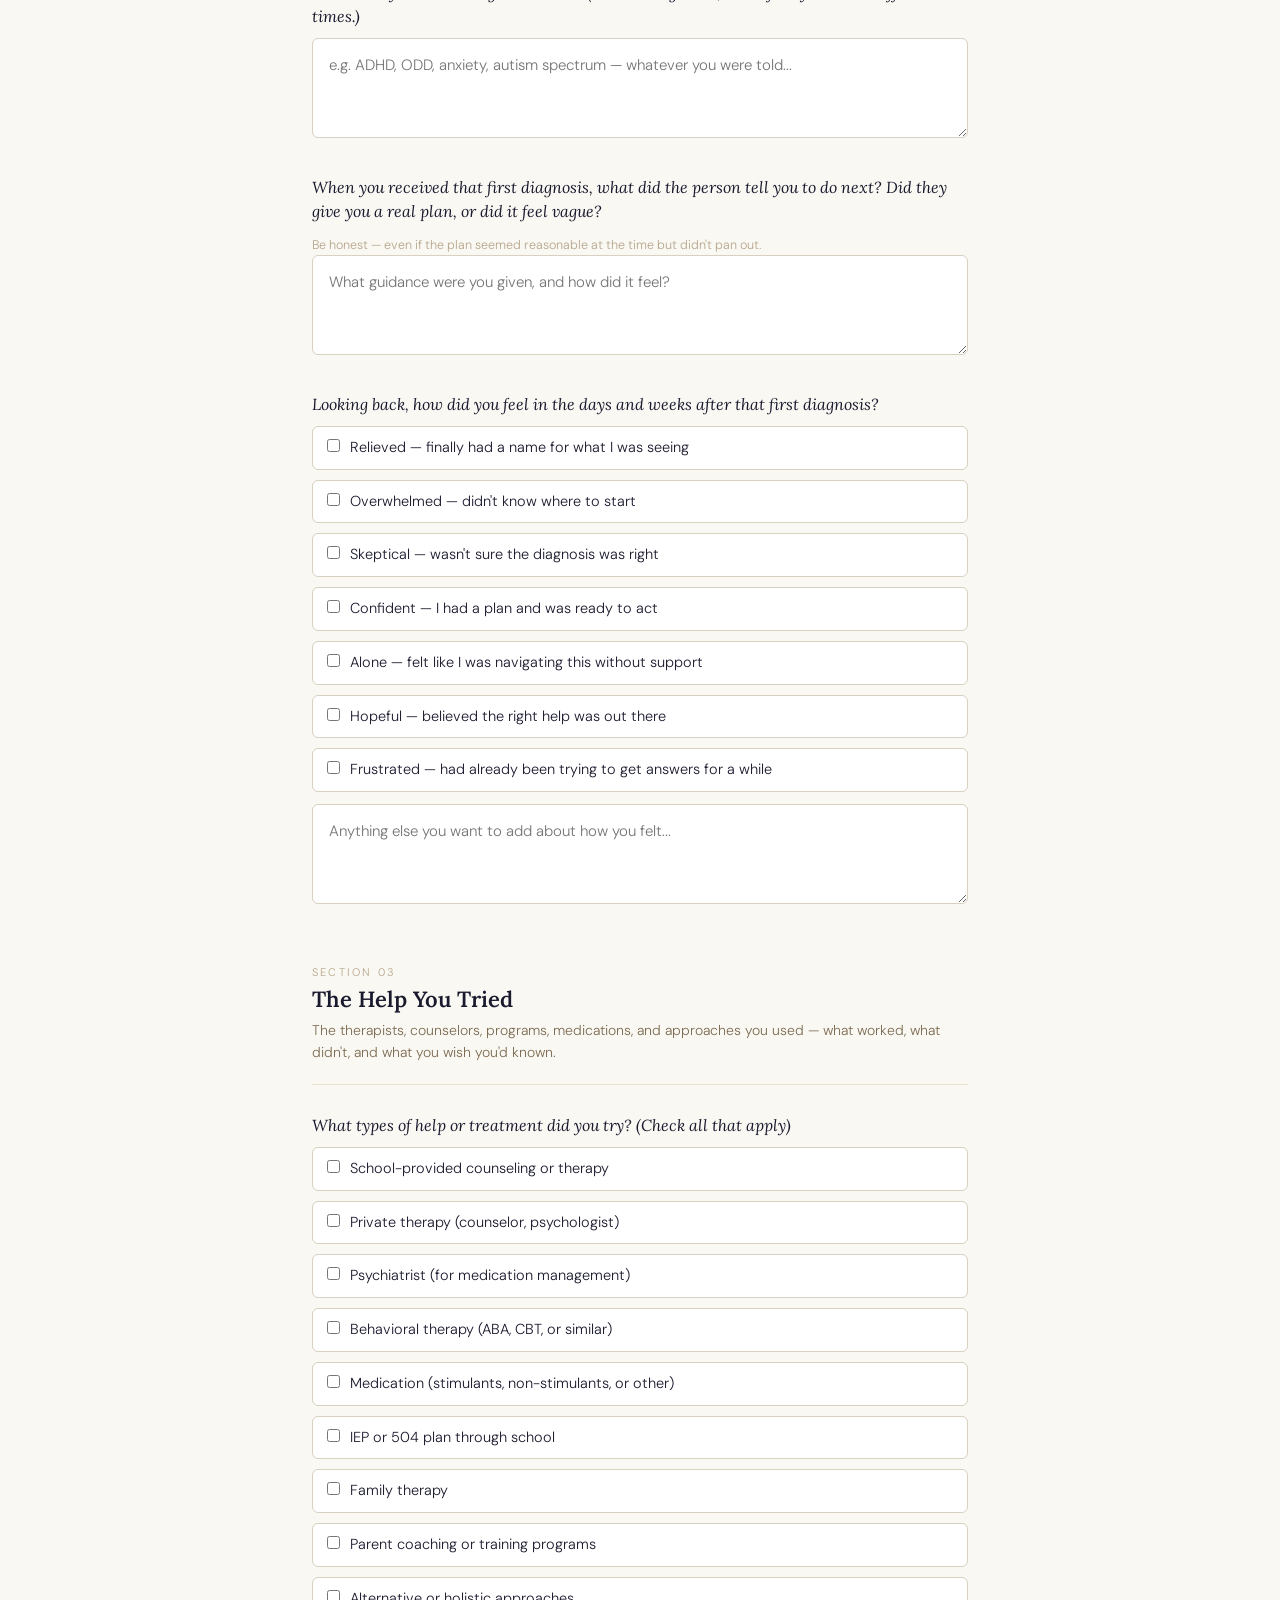
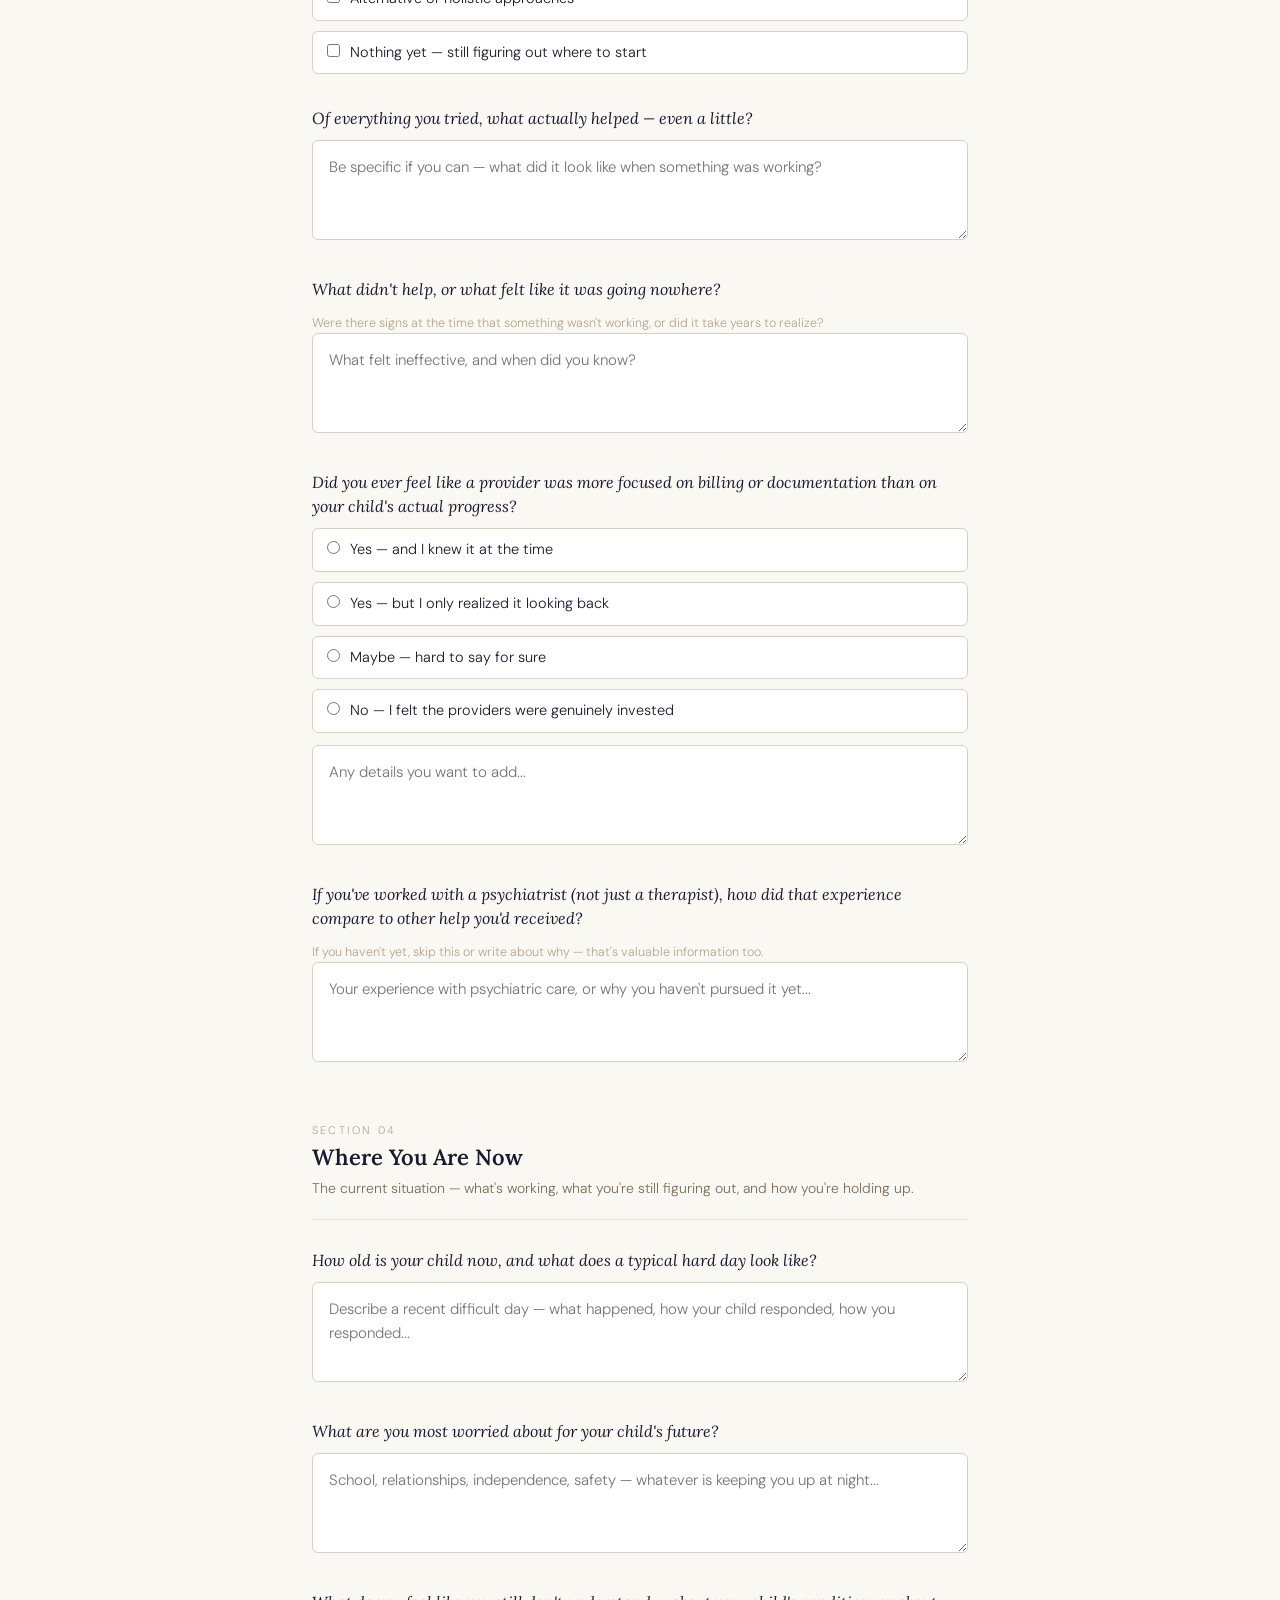
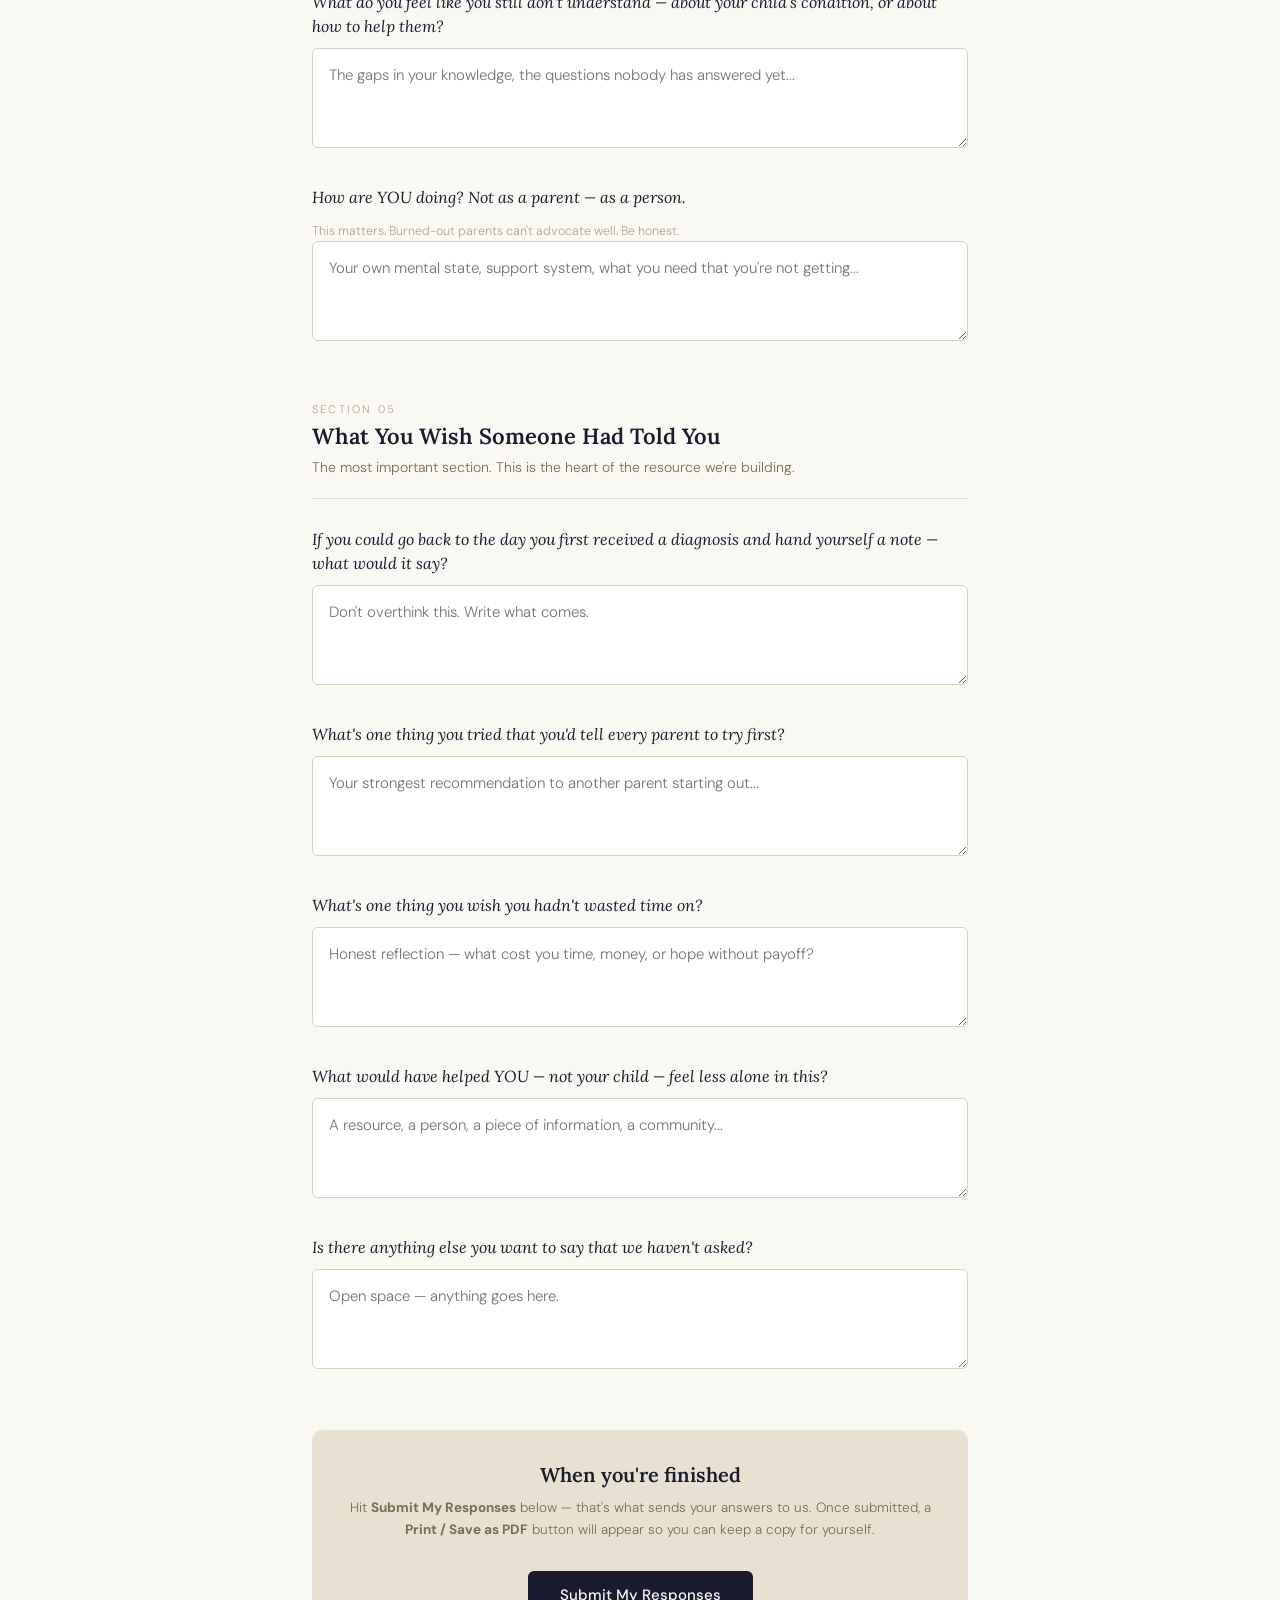
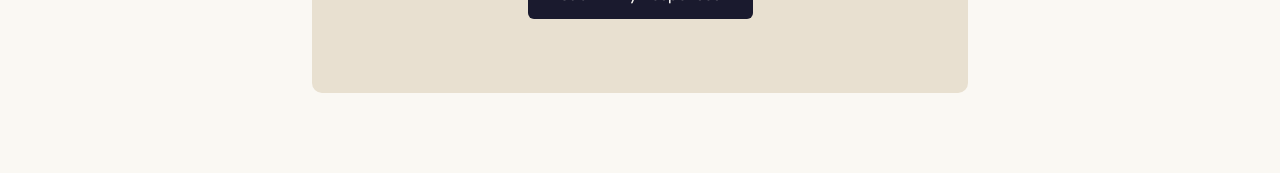
<file: q1.html>
<!DOCTYPE html>
<html lang="en">
<head>
<meta charset="UTF-8">
<meta name="viewport" content="width=device-width, initial-scale=1.0">
<title>Finding the Path — Parent Questionnaire</title>
<link href="https://fonts.googleapis.com/css2?family=Lora:ital,wght@0,400;0,600;1,400&family=DM+Sans:wght@300;400;500&display=swap" rel="stylesheet">
<style>
  :root {
    --ink: #1a1a2e;
    --paper: #faf8f3;
    --warm: #e8e0d0;
    --accent: #7c6b52;
    --accent-light: #b5a48a;
    --soft-red: #c0614a;
    --progress-bg: #e8e0d0;
    --progress-fill: #7c6b52;
  }

  * { box-sizing: border-box; margin: 0; padding: 0; }

  body {
    background: var(--paper);
    color: var(--ink);
    font-family: 'DM Sans', sans-serif;
    font-weight: 300;
    min-height: 100vh;
    padding: 0 0 80px;
  }

  /* Header */
  .site-header {
    background: var(--ink);
    color: var(--paper);
    padding: 48px 32px 40px;
    position: relative;
    overflow: hidden;
  }
  .site-header::before {
    content: '';
    position: absolute;
    top: -40px; right: -40px;
    width: 220px; height: 220px;
    border-radius: 50%;
    border: 1px solid rgba(255,255,255,0.07);
  }
  .site-header::after {
    content: '';
    position: absolute;
    bottom: -60px; left: 60px;
    width: 160px; height: 160px;
    border-radius: 50%;
    border: 1px solid rgba(255,255,255,0.05);
  }
  .header-inner { max-width: 720px; margin: 0 auto; position: relative; z-index: 1; }
  .header-label {
    font-size: 11px;
    letter-spacing: 0.2em;
    text-transform: uppercase;
    color: var(--accent-light);
    margin-bottom: 16px;
  }
  .header-title {
    font-family: 'Lora', serif;
    font-size: clamp(26px, 5vw, 38px);
    font-weight: 400;
    line-height: 1.25;
    margin-bottom: 16px;
  }
  .header-title em {
    font-style: italic;
    color: var(--accent-light);
  }
  .header-desc {
    font-size: 15px;
    line-height: 1.7;
    color: rgba(250,248,243,0.7);
    max-width: 560px;
  }

  /* Progress bar */
  .progress-wrap {
    background: var(--warm);
    padding: 16px 32px;
    border-bottom: 1px solid #ddd8cc;
    position: sticky;
    top: 0;
    z-index: 10;
  }
  .progress-inner { max-width: 720px; margin: 0 auto; }
  .progress-label {
    font-size: 12px;
    letter-spacing: 0.08em;
    color: var(--accent);
    margin-bottom: 8px;
    display: flex;
    justify-content: space-between;
  }
  .progress-bar {
    height: 4px;
    background: var(--progress-bg);
    border-radius: 4px;
    overflow: hidden;
  }
  .progress-fill {
    height: 100%;
    background: var(--progress-fill);
    border-radius: 4px;
    transition: width 0.4s ease;
    width: 0%;
  }

  /* Main layout */
  .main { max-width: 720px; margin: 0 auto; padding: 48px 32px 0; }

  /* Section */
  .section {
    margin-bottom: 56px;
  }
  .section-number {
    font-size: 11px;
    letter-spacing: 0.2em;
    text-transform: uppercase;
    color: var(--accent-light);
    margin-bottom: 6px;
  }
  .section-title {
    font-family: 'Lora', serif;
    font-size: 22px;
    font-weight: 600;
    color: var(--ink);
    margin-bottom: 6px;
  }
  .section-desc {
    font-size: 14px;
    color: var(--accent);
    line-height: 1.6;
    margin-bottom: 28px;
    padding-bottom: 20px;
    border-bottom: 1px solid var(--warm);
  }

  /* Question */
  .question {
    margin-bottom: 32px;
  }
  .question-label {
    font-family: 'Lora', serif;
    font-size: 16px;
    font-style: italic;
    color: var(--ink);
    line-height: 1.5;
    margin-bottom: 10px;
    display: block;
  }
  .question-hint {
    font-size: 12.5px;
    color: var(--accent-light);
    margin-bottom: 10px;
    line-height: 1.5;
  }

  textarea, input[type="text"], select {
    width: 100%;
    background: white;
    border: 1px solid #d8d0c0;
    border-radius: 6px;
    padding: 14px 16px;
    font-family: 'DM Sans', sans-serif;
    font-size: 15px;
    font-weight: 300;
    color: var(--ink);
    line-height: 1.6;
    transition: border-color 0.2s, box-shadow 0.2s;
    outline: none;
    resize: vertical;
  }
  textarea:focus, input[type="text"]:focus, select:focus {
    border-color: var(--accent);
    box-shadow: 0 0 0 3px rgba(124,107,82,0.12);
  }
  textarea { min-height: 100px; }

  .radio-group, .check-group {
    display: flex;
    flex-direction: column;
    gap: 10px;
  }
  .radio-group label, .check-group label {
    display: flex;
    align-items: flex-start;
    gap: 10px;
    font-size: 14.5px;
    line-height: 1.5;
    cursor: pointer;
    color: var(--ink);
    padding: 10px 14px;
    border: 1px solid #d8d0c0;
    border-radius: 6px;
    background: white;
    transition: border-color 0.2s, background 0.2s;
  }
  .radio-group label:hover, .check-group label:hover {
    border-color: var(--accent);
    background: #fdf9f4;
  }
  .radio-group input, .check-group input {
    margin-top: 2px;
    accent-color: var(--accent);
    flex-shrink: 0;
    width: auto;
  }

  /* Who fills this out */
  .respondent-banner {
    background: var(--ink);
    color: var(--paper);
    border-radius: 8px;
    padding: 20px 24px;
    margin-bottom: 40px;
  }
  .respondent-banner p {
    font-size: 13.5px;
    line-height: 1.6;
    opacity: 0.8;
    margin-top: 8px;
  }
  .respondent-banner strong {
    font-size: 15px;
    font-family: 'Lora', serif;
    font-weight: 600;
    opacity: 1;
  }

  /* Divider */
  .divider {
    border: none;
    border-top: 1px solid var(--warm);
    margin: 40px 0;
  }

  /* Submit area */
  .submit-area {
    background: var(--warm);
    border-radius: 10px;
    padding: 32px;
    text-align: center;
    margin-top: 48px;
  }
  .submit-area h3 {
    font-family: 'Lora', serif;
    font-size: 20px;
    margin-bottom: 10px;
    font-weight: 600;
  }
  .submit-area p {
    font-size: 13.5px;
    color: var(--accent);
    line-height: 1.6;
    margin-bottom: 24px;
  }
  .btn-copy {
    background: var(--ink);
    color: var(--paper);
    border: none;
    border-radius: 6px;
    padding: 14px 32px;
    font-family: 'DM Sans', sans-serif;
    font-size: 15px;
    font-weight: 500;
    cursor: pointer;
    transition: opacity 0.2s;
    margin: 6px;
  }
  .btn-copy:hover { opacity: 0.85; }
  .btn-print {
    background: transparent;
    color: var(--ink);
    border: 1px solid var(--accent);
    border-radius: 6px;
    padding: 14px 32px;
    font-family: 'DM Sans', sans-serif;
    font-size: 15px;
    font-weight: 500;
    cursor: pointer;
    transition: background 0.2s;
    margin: 6px;
  }
  .btn-print:hover { background: var(--warm); }

  .copy-status {
    margin-top: 16px;
    font-size: 13px;
    color: var(--accent);
    min-height: 20px;
    transition: opacity 0.3s;
  }

  /* Name field at top */
  .name-row {
    display: grid;
    grid-template-columns: 1fr 1fr;
    gap: 16px;
    margin-bottom: 32px;
  }
  @media (max-width: 540px) {
    .name-row { grid-template-columns: 1fr; }
    .site-header, .main { padding-left: 20px; padding-right: 20px; }
    .progress-wrap { padding-left: 20px; padding-right: 20px; }
  }

  .field-label {
    font-size: 12px;
    letter-spacing: 0.1em;
    text-transform: uppercase;
    color: var(--accent);
    margin-bottom: 8px;
    display: block;
  }

  @media print {
    .progress-wrap, .submit-area, .btn-copy, .btn-print { display: none; }
    body { background: white; }
    textarea, input, select { border: 1px solid #ccc; }
  }
</style>
</head>
<body>

<header class="site-header">
  <div class="header-inner">
    <div class="header-label">A collaborative project</div>
    <h1 class="header-title">Finding the Path<br><em>When Your Child Needs More Than You Know How to Give</em></h1>
    <p class="header-desc">This questionnaire is the foundation of a resource for parents navigating behavioral and psychological challenges with their children. Your honest answers — no matter how incomplete or uncertain — are exactly what we need.</p>
  </div>
</header>

<div class="progress-wrap">
  <div class="progress-inner">
    <div class="progress-label">
      <span>Your progress</span>
      <span id="pct">0% complete</span>
    </div>
    <div class="progress-bar"><div class="progress-fill" id="progressFill"></div></div>
  </div>
</div>

<main class="main">

  <div class="respondent-banner">
    <strong>Who is filling this out?</strong>
    <p>This questionnaire may be completed by more than one person. Fill in your name below so responses can be compared and credited properly. There are no right answers — only honest ones.</p>
  </div>

  <div class="name-row">
    <div>
      <label class="field-label" for="resp-name">Your name</label>
      <input type="text" id="resp-name" placeholder="e.g. Chris">
    </div>
    <div>
      <label class="field-label" for="resp-relation">Your relationship to the child</label>
      <input type="text" id="resp-relation" placeholder="e.g. Father, Mother, Co-parent">
    </div>
  </div>
  <div class="name-row" style="margin-bottom: 16px;">
    <div>
      <label class="field-label" for="resp-email">Your email <span style="color:var(--soft-red);">*</span></label>
      <input type="text" id="resp-email" placeholder="e.g. yourname@email.com">
      <span style="font-size:12px; color:var(--accent-light); margin-top:5px; display:block;">So we can follow up if needed. Never shared publicly.</span>
    </div>
    <div>
      <label class="field-label" for="resp-phone">Phone number <span style="font-weight:400; text-transform:none; letter-spacing:0; color:var(--accent-light);">(optional)</span></label>
      <input type="text" id="resp-phone" placeholder="e.g. 555-867-5309">
      <span style="font-size:12px; color:var(--accent-light); margin-top:5px; display:block;">Only used if you'd like us to reach out directly.</span>
    </div>
  </div>
  <div style="margin-bottom: 40px;">
    <label class="field-label" for="child-name">Child's first name (or nickname is fine)</label>
    <input type="text" id="child-name" placeholder="e.g. Gage">
  </div>

  <!-- SECTION 1 -->
  <div class="section">
    <div class="section-number">Section 01</div>
    <div class="section-title">The Beginning</div>
    <div class="section-desc">Early childhood, birth, developmental milestones, and the first signs that something might be different. Don't worry about being medically precise — write what you remember and how it felt.</div>

    <div class="question">
      <label class="question-label">Were there any complications at birth or in the first weeks of your child's life? What do you remember about that time?</label>
      <span class="question-hint">NICU stays, birth complications, early health concerns — include whatever feels relevant, even if you're not sure it matters.</span>
      <textarea placeholder="Share what you remember..."></textarea>
    </div>

    <div class="question">
      <label class="question-label">When did you first notice something felt different about your child's behavior or development?</label>
      <span class="question-hint">This might be a specific moment, or just a gradual feeling that something was off. Both are valid.</span>
      <textarea placeholder="Describe that first awareness..."></textarea>
    </div>

    <div class="question">
      <label class="question-label">What did "different" look like in those early days? What were you actually seeing?</label>
      <textarea placeholder="Behaviors, patterns, moments that stood out..."></textarea>
    </div>

    <div class="question">
      <label class="question-label">Was there anything else going on in your family life during that period — things that might have affected your child or your ability to focus on early warning signs?</label>
      <span class="question-hint">Divorce, moves, job changes, other family stress. No judgment — life happens.</span>
      <textarea placeholder="Context about your family situation at the time..."></textarea>
    </div>
  </div>

  <!-- SECTION 2 -->
  <div class="section">
    <div class="section-number">Section 02</div>
    <div class="section-title">The Diagnosis</div>
    <div class="section-desc">How you got here — the process of finding out what your child was dealing with, and what happened right after.</div>

    <div class="question">
      <label class="question-label">Before any formal diagnosis, what did your child's regular doctor (PCP or pediatrician) say when you brought up your concerns?</label>
      <span class="question-hint">Did they take you seriously, refer you somewhere, suggest waiting it out, or offer their own explanation? How long did you rely on their guidance before seeking a specialist?</span>
      <textarea placeholder="What your PCP said, and how that shaped what you did next..."></textarea>
    </div>

    <div class="question">
      <label class="question-label">Did your PCP ever diagnose your child themselves — without referring you to a psychologist or psychiatrist for a full evaluation?</label>
      <div class="radio-group">
        <label><input type="radio" name="pcp-dx"> Yes — the PCP diagnosed my child directly</label>
        <label><input type="radio" name="pcp-dx"> Yes — and they also prescribed medication based on that diagnosis</label>
        <label><input type="radio" name="pcp-dx"> No — they referred us to a specialist</label>
        <label><input type="radio" name="pcp-dx"> No — they dismissed my concerns without diagnosing or referring</label>
        <label><input type="radio" name="pcp-dx"> I never brought it up with the PCP — we started somewhere else</label>
      </div>
      <div style="margin-top: 12px;">
        <textarea placeholder="Any details about that experience..."></textarea>
      </div>
    </div>

    <div class="question">
      <label class="question-label">How old was your child when they were first evaluated or diagnosed?</label>
      <input type="text" placeholder="e.g. 5 years old, kindergarten year">
    </div>

    <div class="question">
      <label class="question-label">Who gave you the first diagnosis? Where did that happen?</label>
      <span class="question-hint">A school counselor, a pediatrician, a therapist, a psychiatrist, a hospital? Was it through the school system or privately?</span>
      <textarea placeholder="Describe who diagnosed your child and the setting..."></textarea>
    </div>

    <div class="question">
      <label class="question-label">What was your child diagnosed with? (List all diagnoses, even if they came at different times.)</label>
      <textarea placeholder="e.g. ADHD, ODD, anxiety, autism spectrum — whatever you were told..."></textarea>
    </div>

    <div class="question">
      <label class="question-label">When you received that first diagnosis, what did the person tell you to do next? Did they give you a real plan, or did it feel vague?</label>
      <span class="question-hint">Be honest — even if the plan seemed reasonable at the time but didn't pan out.</span>
      <textarea placeholder="What guidance were you given, and how did it feel?"></textarea>
    </div>

    <div class="question">
      <label class="question-label">Looking back, how did you feel in the days and weeks after that first diagnosis?</label>
      <div class="check-group">
        <label><input type="checkbox"> Relieved — finally had a name for what I was seeing</label>
        <label><input type="checkbox"> Overwhelmed — didn't know where to start</label>
        <label><input type="checkbox"> Skeptical — wasn't sure the diagnosis was right</label>
        <label><input type="checkbox"> Confident — I had a plan and was ready to act</label>
        <label><input type="checkbox"> Alone — felt like I was navigating this without support</label>
        <label><input type="checkbox"> Hopeful — believed the right help was out there</label>
        <label><input type="checkbox"> Frustrated — had already been trying to get answers for a while</label>
      </div>
      <div style="margin-top: 12px;">
        <textarea placeholder="Anything else you want to add about how you felt..."></textarea>
      </div>
    </div>
  </div>

  <!-- SECTION 3 -->
  <div class="section">
    <div class="section-number">Section 03</div>
    <div class="section-title">The Help You Tried</div>
    <div class="section-desc">The therapists, counselors, programs, medications, and approaches you used — what worked, what didn't, and what you wish you'd known.</div>

    <div class="question">
      <label class="question-label">What types of help or treatment did you try? (Check all that apply)</label>
      <div class="check-group">
        <label><input type="checkbox"> School-provided counseling or therapy</label>
        <label><input type="checkbox"> Private therapy (counselor, psychologist)</label>
        <label><input type="checkbox"> Psychiatrist (for medication management)</label>
        <label><input type="checkbox"> Behavioral therapy (ABA, CBT, or similar)</label>
        <label><input type="checkbox"> Medication (stimulants, non-stimulants, or other)</label>
        <label><input type="checkbox"> IEP or 504 plan through school</label>
        <label><input type="checkbox"> Family therapy</label>
        <label><input type="checkbox"> Parent coaching or training programs</label>
        <label><input type="checkbox"> Alternative or holistic approaches</label>
        <label><input type="checkbox"> Nothing yet — still figuring out where to start</label>
      </div>
    </div>

    <div class="question">
      <label class="question-label">Of everything you tried, what actually helped — even a little?</label>
      <textarea placeholder="Be specific if you can — what did it look like when something was working?"></textarea>
    </div>

    <div class="question">
      <label class="question-label">What didn't help, or what felt like it was going nowhere?</label>
      <span class="question-hint">Were there signs at the time that something wasn't working, or did it take years to realize?</span>
      <textarea placeholder="What felt ineffective, and when did you know?"></textarea>
    </div>

    <div class="question">
      <label class="question-label">Did you ever feel like a provider was more focused on billing or documentation than on your child's actual progress?</label>
      <div class="radio-group">
        <label><input type="radio" name="billing"> Yes — and I knew it at the time</label>
        <label><input type="radio" name="billing"> Yes — but I only realized it looking back</label>
        <label><input type="radio" name="billing"> Maybe — hard to say for sure</label>
        <label><input type="radio" name="billing"> No — I felt the providers were genuinely invested</label>
      </div>
      <div style="margin-top: 12px;">
        <textarea placeholder="Any details you want to add..."></textarea>
      </div>
    </div>

    <div class="question">
      <label class="question-label">If you've worked with a psychiatrist (not just a therapist), how did that experience compare to other help you'd received?</label>
      <span class="question-hint">If you haven't yet, skip this or write about why — that's valuable information too.</span>
      <textarea placeholder="Your experience with psychiatric care, or why you haven't pursued it yet..."></textarea>
    </div>
  </div>

  <!-- SECTION 4 -->
  <div class="section">
    <div class="section-number">Section 04</div>
    <div class="section-title">Where You Are Now</div>
    <div class="section-desc">The current situation — what's working, what you're still figuring out, and how you're holding up.</div>

    <div class="question">
      <label class="question-label">How old is your child now, and what does a typical hard day look like?</label>
      <textarea placeholder="Describe a recent difficult day — what happened, how your child responded, how you responded..."></textarea>
    </div>

    <div class="question">
      <label class="question-label">What are you most worried about for your child's future?</label>
      <textarea placeholder="School, relationships, independence, safety — whatever is keeping you up at night..."></textarea>
    </div>

    <div class="question">
      <label class="question-label">What do you feel like you still don't understand — about your child's condition, or about how to help them?</label>
      <textarea placeholder="The gaps in your knowledge, the questions nobody has answered yet..."></textarea>
    </div>

    <div class="question">
      <label class="question-label">How are YOU doing? Not as a parent — as a person.</label>
      <span class="question-hint">This matters. Burned-out parents can't advocate well. Be honest.</span>
      <textarea placeholder="Your own mental state, support system, what you need that you're not getting..."></textarea>
    </div>
  </div>

  <!-- SECTION 5 -->
  <div class="section">
    <div class="section-number">Section 05</div>
    <div class="section-title">What You Wish Someone Had Told You</div>
    <div class="section-desc">The most important section. This is the heart of the resource we're building.</div>

    <div class="question">
      <label class="question-label">If you could go back to the day you first received a diagnosis and hand yourself a note — what would it say?</label>
      <textarea placeholder="Don't overthink this. Write what comes."></textarea>
    </div>

    <div class="question">
      <label class="question-label">What's one thing you tried that you'd tell every parent to try first?</label>
      <textarea placeholder="Your strongest recommendation to another parent starting out..."></textarea>
    </div>

    <div class="question">
      <label class="question-label">What's one thing you wish you hadn't wasted time on?</label>
      <textarea placeholder="Honest reflection — what cost you time, money, or hope without payoff?"></textarea>
    </div>

    <div class="question">
      <label class="question-label">What would have helped YOU — not your child — feel less alone in this?</label>
      <textarea placeholder="A resource, a person, a piece of information, a community..."></textarea>
    </div>

    <div class="question">
      <label class="question-label">Is there anything else you want to say that we haven't asked?</label>
      <textarea placeholder="Open space — anything goes here."></textarea>
    </div>
  </div>

  <!-- Submit -->
  <div class="submit-area">
    <h3>When you're finished</h3>
    <p>Hit <strong>Submit My Responses</strong> below — that's what sends your answers to us. Once submitted, a <strong>Print / Save as PDF</strong> button will appear so you can keep a copy for yourself.</p>
    <form id="mainForm" action="https://formspree.io/f/xlgoqzoq" method="POST" onsubmit="handleSubmit(event)">
      <input type="hidden" name="respondent_name" id="fs-name">
      <input type="hidden" name="respondent_relation" id="fs-relation">
      <input type="hidden" name="respondent_email" id="fs-email">
      <input type="hidden" name="respondent_phone" id="fs-phone">
      <input type="hidden" name="child_name" id="fs-child">
      <input type="hidden" name="all_responses" id="fs-responses">
      <div style="display:flex; flex-wrap:wrap; justify-content:center; gap:12px; margin-bottom:16px;">
        <button type="submit" class="btn-copy" id="submitBtn">Submit My Responses</button>
      </div>
    </form>
    <div id="printWrap" style="display:none; margin-top:16px;">
      <button type="button" class="btn-print" onclick="window.print()">Print / Save as PDF</button>
      <p style="font-size:12px; color:var(--accent-light); margin-top:8px;">Save or print a copy of your responses for your records.</p>
    </div>
    <div class="copy-status" id="copyStatus"></div>
  </div>

</main>

<script>
  // Progress tracking
  function updateProgress() {
    const all = document.querySelectorAll('textarea, input[type="text"]');
    let filled = 0;
    all.forEach(el => { if (el.value.trim().length > 2) filled++; });
    const pct = Math.min(100, Math.round((filled / all.length) * 100));
    document.getElementById('progressFill').style.width = pct + '%';
    document.getElementById('pct').textContent = pct + '% complete';
  }

  document.addEventListener('input', updateProgress);
  document.addEventListener('change', updateProgress);

  // Build formatted response string
  function buildResponses() {
    const name = document.getElementById('resp-name').value || 'Respondent';
    const child = document.getElementById('child-name').value || 'Child';
    let out = `FINDING THE PATH — QUESTIONNAIRE RESPONSES\n`;
    out += `Completed by: ${name} | Child: ${child}\n`;
    out += `Date: ${new Date().toLocaleDateString()}\n`;
    out += `${'─'.repeat(50)}\n\n`;

    const sections = document.querySelectorAll('.section');
    sections.forEach(sec => {
      const title = sec.querySelector('.section-title');
      if (title) out += `\n== ${title.textContent.toUpperCase()} ==\n\n`;
      const questions = sec.querySelectorAll('.question');
      questions.forEach(q => {
        const label = q.querySelector('.question-label');
        if (label) out += `Q: ${label.textContent.trim()}\n`;
        const ta = q.querySelector('textarea');
        if (ta && ta.value.trim()) out += `A: ${ta.value.trim()}\n`;
        const inp = q.querySelector('input[type="text"]');
        if (inp && inp.value.trim()) out += `A: ${inp.value.trim()}\n`;
        const checked = q.querySelectorAll('input:checked');
        if (checked.length) {
          out += `A: `;
          checked.forEach((c, i) => {
            out += (i > 0 ? ', ' : '') + c.parentElement.textContent.trim();
          });
          out += '\n';
        }
        out += '\n';
      });
    });
    return out;
  }

  // Formspree submission
  async function handleSubmit(e) {
    e.preventDefault();
    const st = document.getElementById('copyStatus');

    // Populate hidden fields
    document.getElementById('fs-name').value = document.getElementById('resp-name').value;
    document.getElementById('fs-relation').value = document.getElementById('resp-relation').value;
    document.getElementById('fs-email').value = document.getElementById('resp-email').value;
    document.getElementById('fs-phone').value = document.getElementById('resp-phone').value;
    document.getElementById('fs-child').value = document.getElementById('child-name').value;
    document.getElementById('fs-responses').value = buildResponses();

    st.textContent = 'Sending...';

    const form = document.getElementById('mainForm');
    const data = new FormData(form);

    try {
      const res = await fetch('https://formspree.io/f/xlgoqzoq', {
        method: 'POST',
        body: data,
        headers: { 'Accept': 'application/json' }
      });
      if (res.ok) {
        st.textContent = '✓ Your responses have been submitted. Thank you for sharing your story.';
        // Show grounding doc link
        const groundingLink = document.createElement('div');
        groundingLink.style.cssText = 'margin-top:24px; padding:20px 24px; background:#1a1a2e; border-radius:8px; text-align:center;';
        groundingLink.innerHTML = `
          <p style="font-family:Lora,serif; font-size:16px; color:#faf8f3; margin-bottom:8px; font-style:italic;">You just did something hard.</p>
          <p style="font-size:13px; color:rgba(250,248,243,0.65); line-height:1.6; margin-bottom:16px;">If it's late and you're struggling — we built something for you. A personal grounding document you can fill out, print, and keep for the hardest days.</p>
          <a href="grounding.html" style="display:inline-block; background:#faf8f3; color:#1a1a2e; text-decoration:none; border-radius:6px; padding:12px 28px; font-family:DM Sans,sans-serif; font-size:14px; font-weight:500;">Create My Grounding Document →</a>
        `;
        document.getElementById('copyStatus').after(groundingLink);
        document.getElementById('submitBtn').disabled = true;
        document.getElementById('submitBtn').textContent = 'Submitted ✓';
        document.getElementById('printWrap').style.display = 'block';
      } else {
        st.textContent = 'Something went wrong. Please try printing your responses instead.';
      }
    } catch {
      st.textContent = 'Could not connect. Please try printing your responses instead.';
    }
  }
</script>
</body>
</html>
</file>
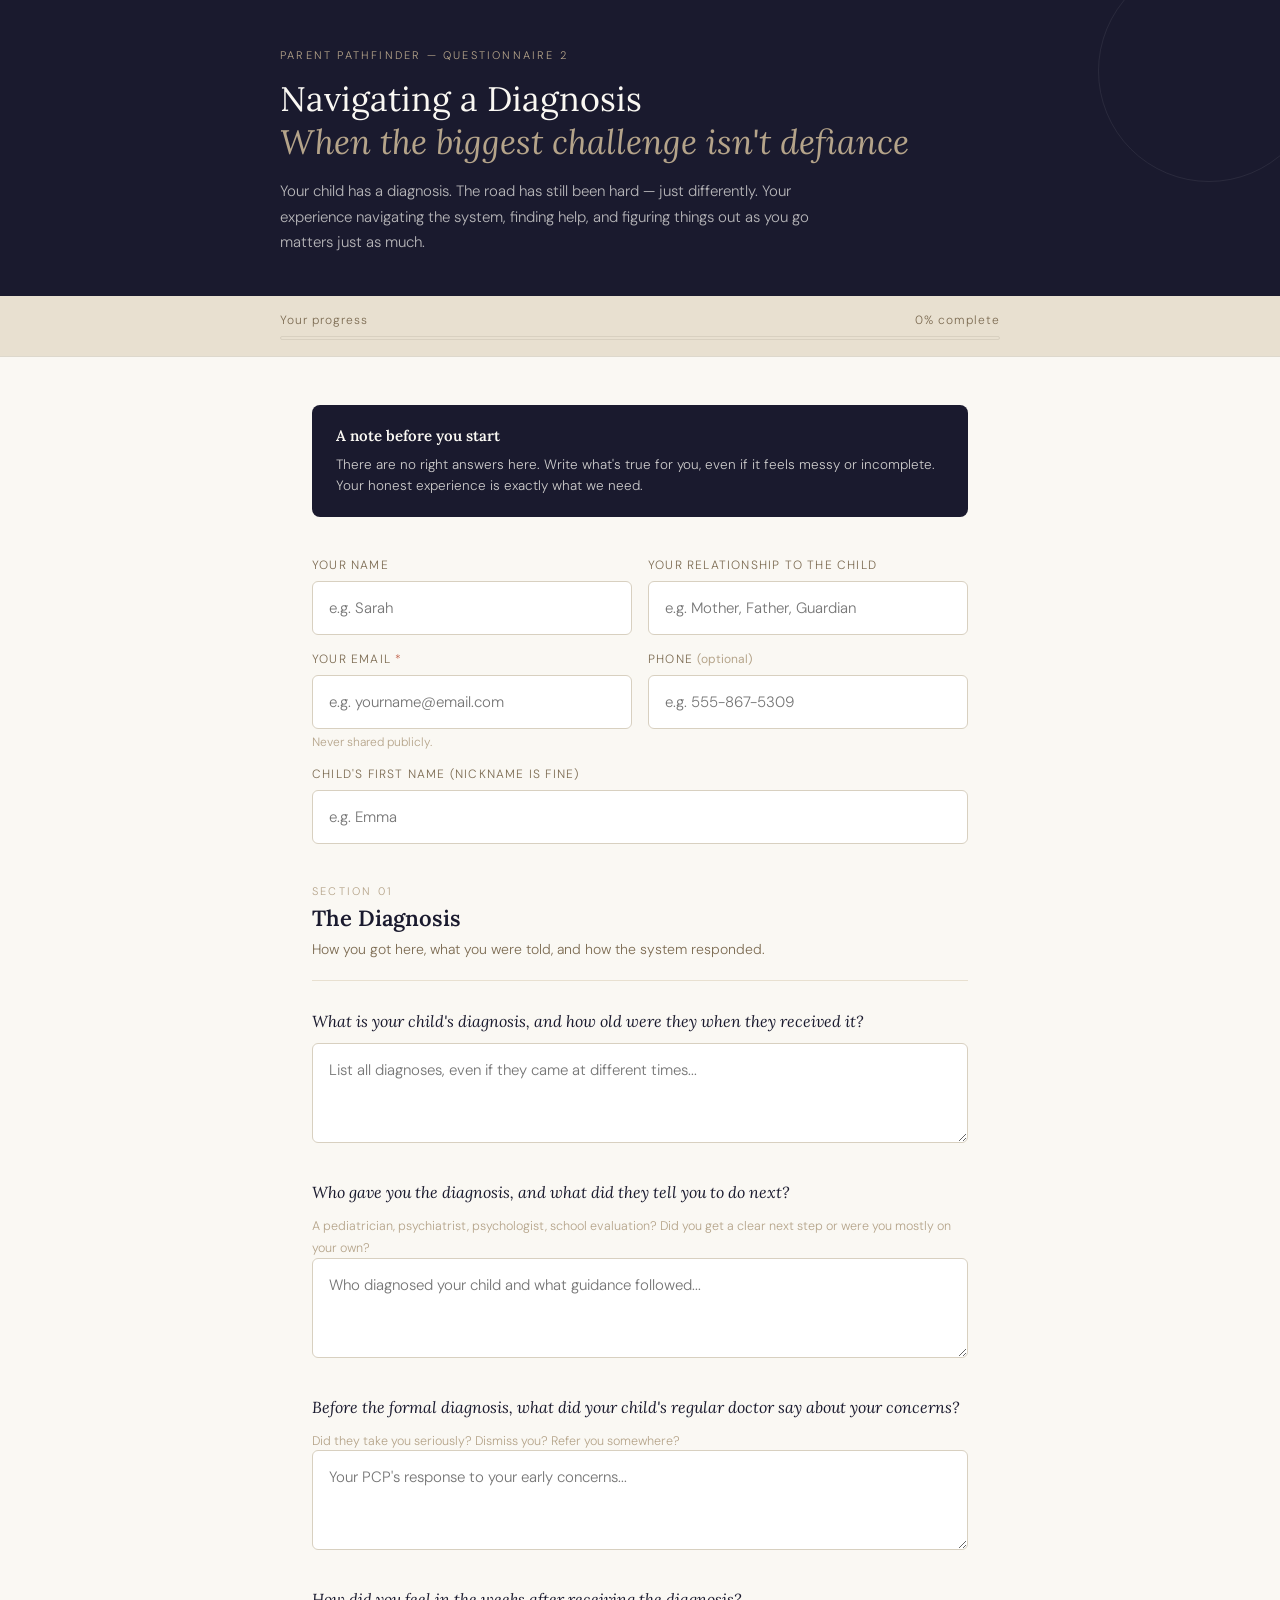
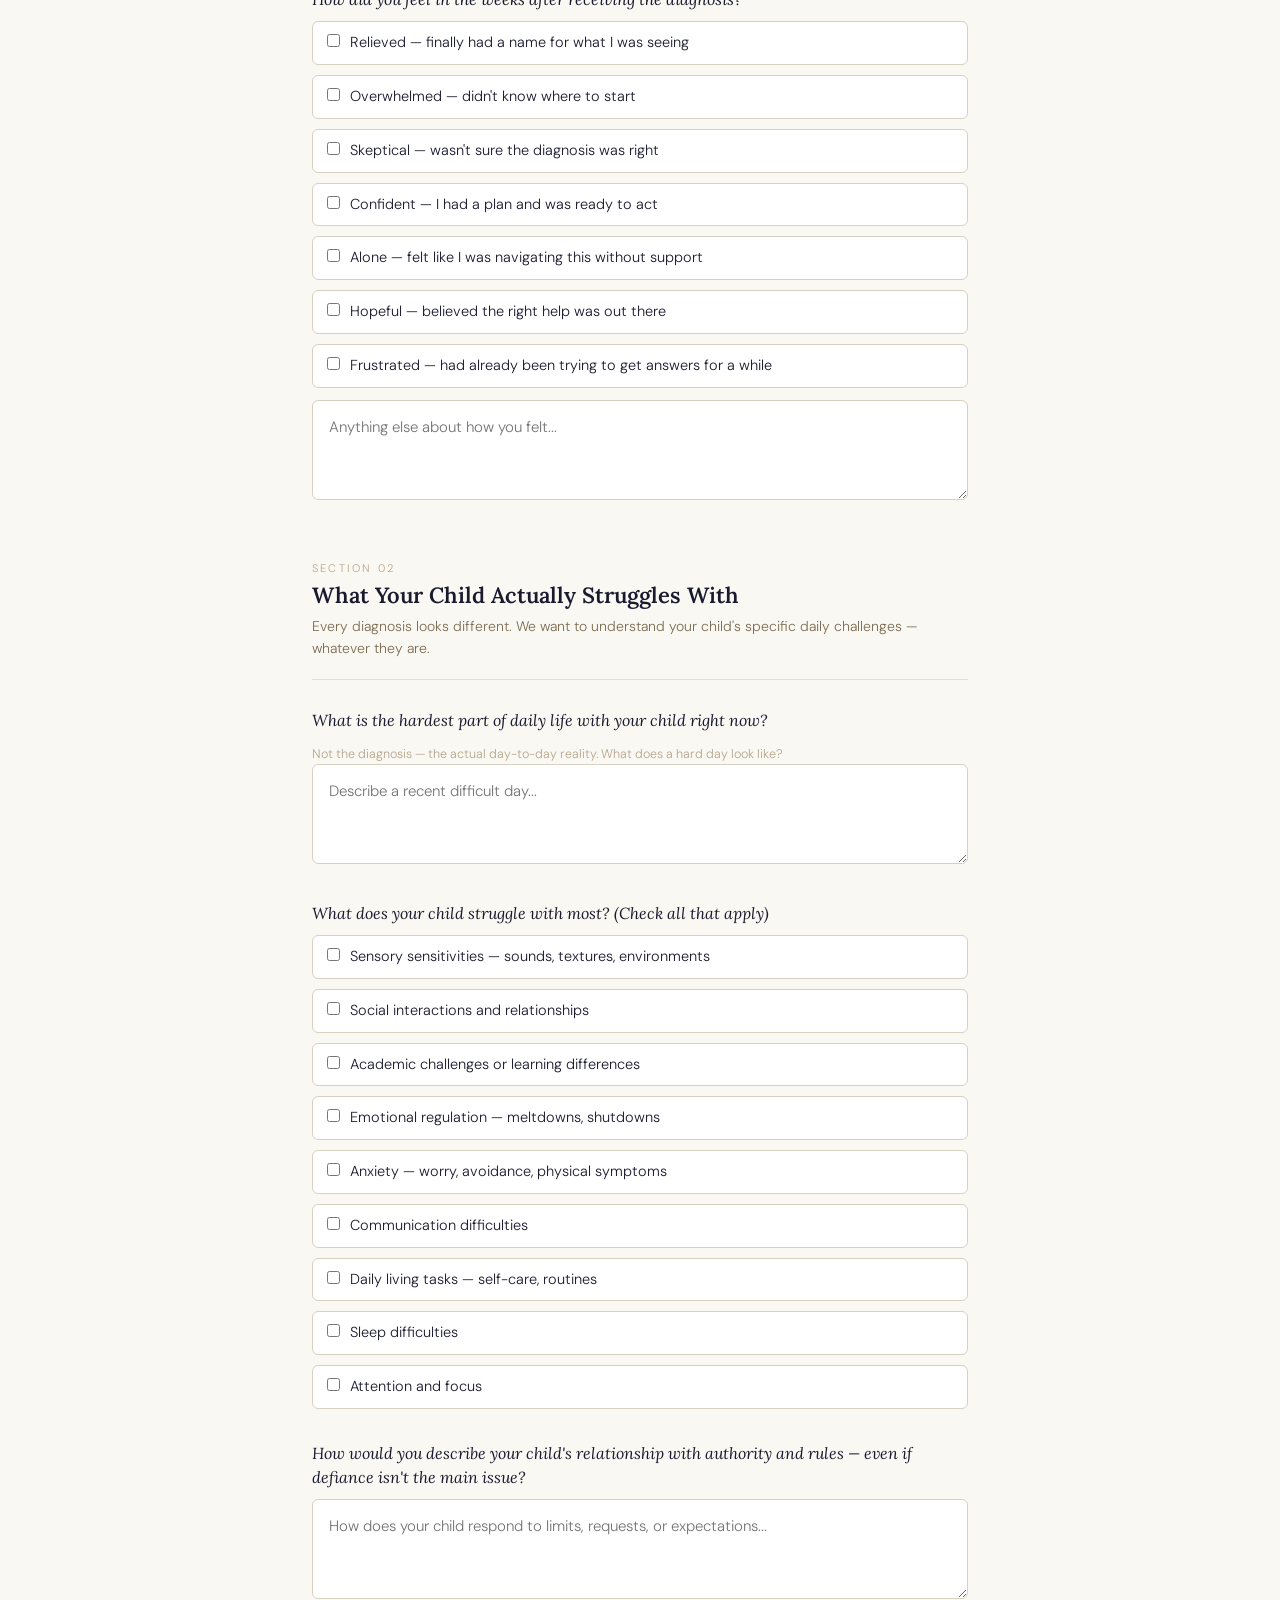
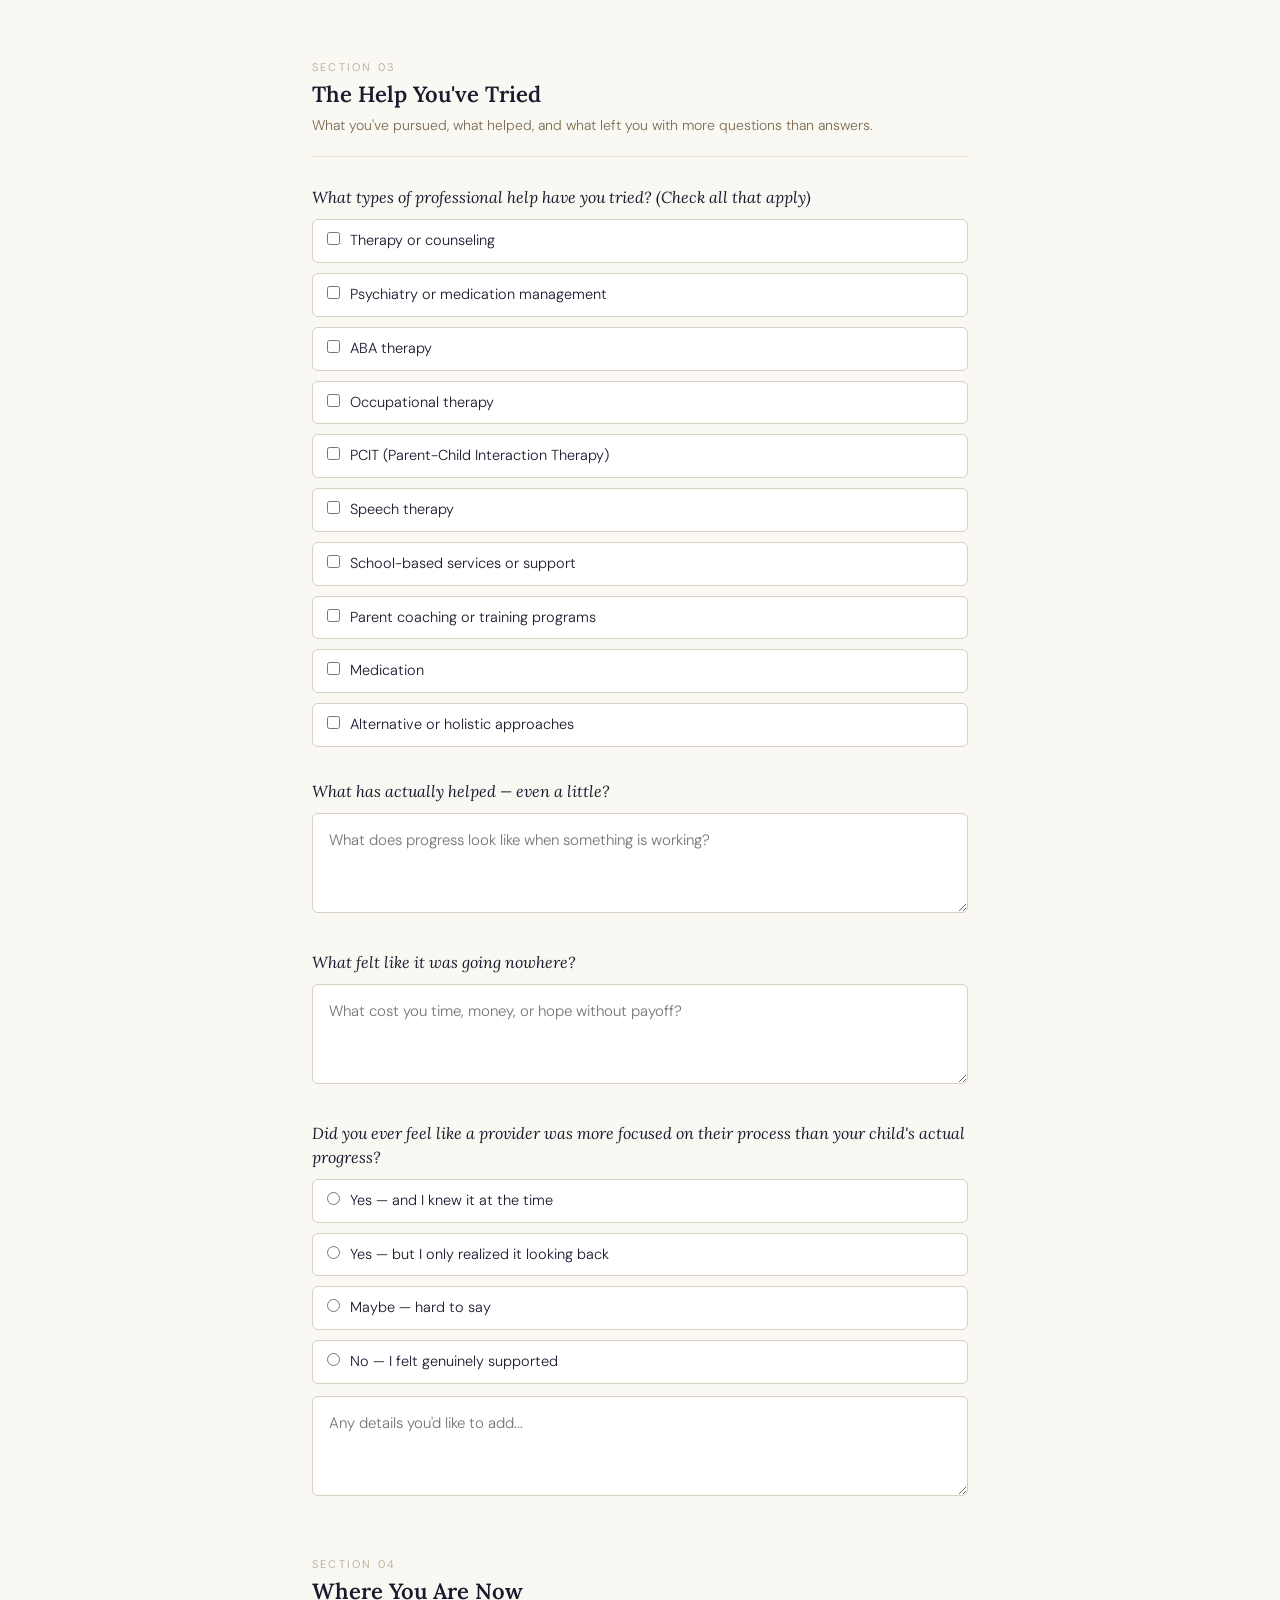
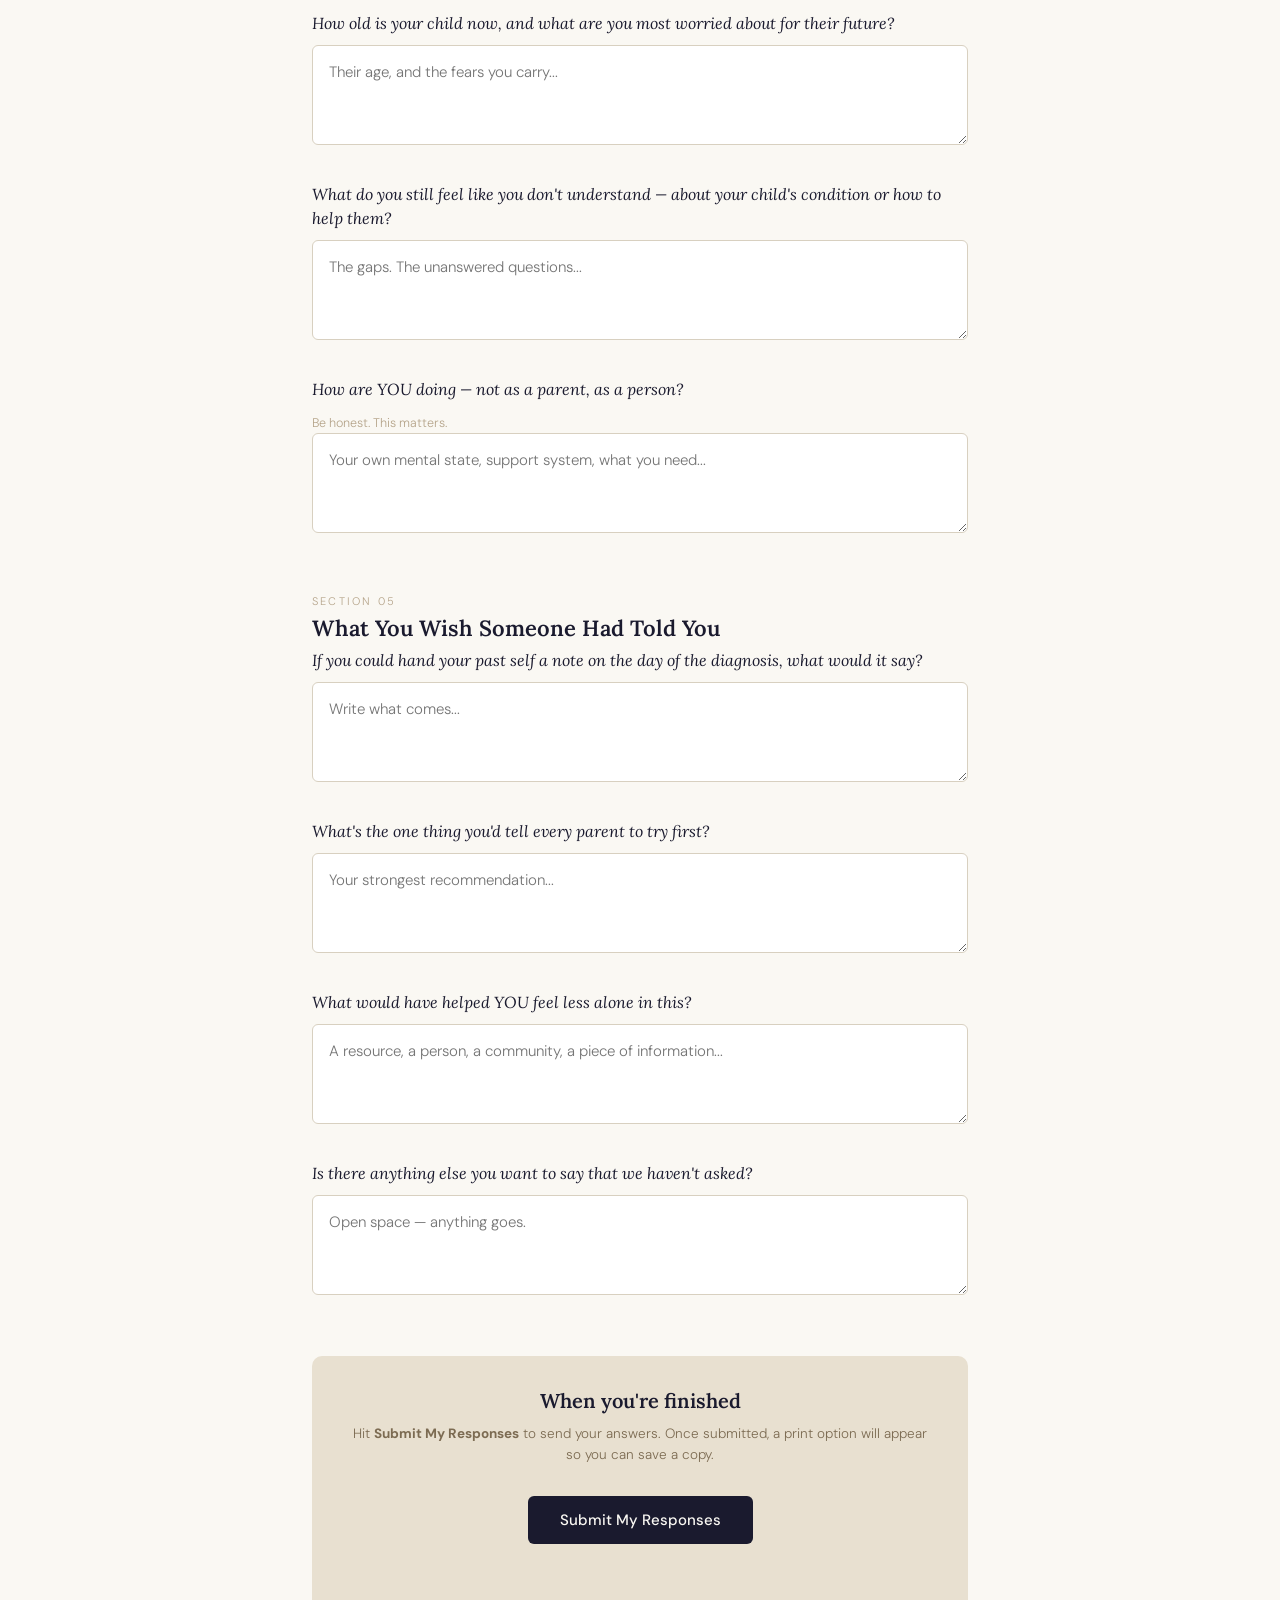
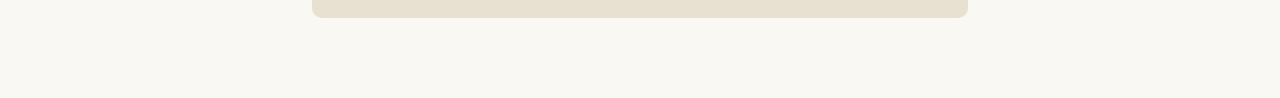
<file: q2.html>
<!DOCTYPE html>
<html lang="en">
<head>
<meta charset="UTF-8">
<meta name="viewport" content="width=device-width, initial-scale=1.0">
<title>Parent Pathfinder — Your Experience Matters</title>
<link href="https://fonts.googleapis.com/css2?family=Lora:ital,wght@0,400;0,600;1,400&family=DM+Sans:wght@300;400;500&display=swap" rel="stylesheet">
<style>
  :root {
    --ink: #1a1a2e;
    --paper: #faf8f3;
    --warm: #e8e0d0;
    --accent: #7c6b52;
    --accent-light: #b5a48a;
    --soft-red: #c0614a;
    --rule: #d8d0c0;
  }
  * { box-sizing: border-box; margin: 0; padding: 0; }
  body { background: var(--paper); color: var(--ink); font-family: 'DM Sans', sans-serif; font-weight: 300; min-height: 100vh; padding: 0 0 80px; }

  .site-header { background: var(--ink); color: var(--paper); padding: 48px 32px 40px; position: relative; overflow: hidden; }
  .site-header::before { content: ''; position: absolute; top: -40px; right: -40px; width: 220px; height: 220px; border-radius: 50%; border: 1px solid rgba(255,255,255,0.07); }
  .header-inner { max-width: 720px; margin: 0 auto; position: relative; z-index: 1; }
  .header-label { font-size: 11px; letter-spacing: 0.2em; text-transform: uppercase; color: var(--accent-light); margin-bottom: 16px; }
  .header-title { font-family: 'Lora', serif; font-size: clamp(24px, 4.5vw, 34px); font-weight: 400; line-height: 1.25; margin-bottom: 16px; }
  .header-title em { font-style: italic; color: var(--accent-light); }
  .header-desc { font-size: 15px; line-height: 1.7; color: rgba(250,248,243,0.7); max-width: 540px; }

  .progress-wrap { background: var(--warm); padding: 16px 32px; border-bottom: 1px solid #ddd8cc; position: sticky; top: 0; z-index: 10; }
  .progress-inner { max-width: 720px; margin: 0 auto; }
  .progress-label { font-size: 12px; letter-spacing: 0.08em; color: var(--accent); margin-bottom: 8px; display: flex; justify-content: space-between; }
  .progress-bar { height: 4px; background: var(--warm); border-radius: 4px; overflow: hidden; border: 1px solid var(--rule); }
  .progress-fill { height: 100%; background: var(--accent); border-radius: 4px; transition: width 0.4s ease; width: 0%; }

  .main { max-width: 720px; margin: 0 auto; padding: 48px 32px 0; }

  .respondent-banner { background: var(--ink); color: var(--paper); border-radius: 8px; padding: 20px 24px; margin-bottom: 40px; }
  .respondent-banner p { font-size: 13.5px; line-height: 1.6; opacity: 0.8; margin-top: 8px; }
  .respondent-banner strong { font-size: 15px; font-family: 'Lora', serif; font-weight: 600; }

  .name-row { display: grid; grid-template-columns: 1fr 1fr; gap: 16px; margin-bottom: 16px; }
  .field-label { font-size: 12px; letter-spacing: 0.1em; text-transform: uppercase; color: var(--accent); margin-bottom: 8px; display: block; }

  .section { margin-bottom: 56px; }
  .section-number { font-size: 11px; letter-spacing: 0.2em; text-transform: uppercase; color: var(--accent-light); margin-bottom: 6px; }
  .section-title { font-family: 'Lora', serif; font-size: 22px; font-weight: 600; color: var(--ink); margin-bottom: 6px; }
  .section-desc { font-size: 14px; color: var(--accent); line-height: 1.6; margin-bottom: 28px; padding-bottom: 20px; border-bottom: 1px solid var(--warm); }

  .question { margin-bottom: 32px; }
  .question-label { font-family: 'Lora', serif; font-size: 16px; font-style: italic; color: var(--ink); line-height: 1.5; margin-bottom: 10px; display: block; }
  .question-hint { font-size: 12.5px; color: var(--accent-light); margin-bottom: 10px; line-height: 1.5; }

  textarea, input[type="text"] { width: 100%; background: white; border: 1px solid #d8d0c0; border-radius: 6px; padding: 14px 16px; font-family: 'DM Sans', sans-serif; font-size: 15px; font-weight: 300; color: var(--ink); line-height: 1.6; transition: border-color 0.2s, box-shadow 0.2s; outline: none; resize: vertical; }
  textarea:focus, input[type="text"]:focus { border-color: var(--accent); box-shadow: 0 0 0 3px rgba(124,107,82,0.12); }
  textarea { min-height: 100px; }

  .radio-group, .check-group { display: flex; flex-direction: column; gap: 10px; }
  .radio-group label, .check-group label { display: flex; align-items: flex-start; gap: 10px; font-size: 14.5px; line-height: 1.5; cursor: pointer; color: var(--ink); padding: 10px 14px; border: 1px solid #d8d0c0; border-radius: 6px; background: white; transition: border-color 0.2s, background 0.2s; }
  .radio-group label:hover, .check-group label:hover { border-color: var(--accent); background: #fdf9f4; }
  .radio-group input, .check-group input { margin-top: 2px; accent-color: var(--accent); flex-shrink: 0; width: auto; }

  .submit-area { background: var(--warm); border-radius: 10px; padding: 32px; text-align: center; margin-top: 48px; }
  .submit-area h3 { font-family: 'Lora', serif; font-size: 20px; margin-bottom: 10px; font-weight: 600; }
  .submit-area p { font-size: 13.5px; color: var(--accent); line-height: 1.6; margin-bottom: 24px; }
  .btn-submit { background: var(--ink); color: var(--paper); border: none; border-radius: 6px; padding: 14px 32px; font-family: 'DM Sans', sans-serif; font-size: 15px; font-weight: 500; cursor: pointer; transition: opacity 0.2s; margin: 6px; }
  .btn-submit:hover { opacity: 0.85; }
  .btn-print { background: transparent; color: var(--ink); border: 1px solid var(--accent); border-radius: 6px; padding: 14px 32px; font-family: 'DM Sans', sans-serif; font-size: 15px; font-weight: 500; cursor: pointer; margin: 6px; }
  .copy-status { margin-top: 16px; font-size: 13px; color: var(--accent); min-height: 20px; }

  @media (max-width: 540px) { .name-row { grid-template-columns: 1fr; } .site-header, .main { padding-left: 20px; padding-right: 20px; } .progress-wrap { padding-left: 20px; padding-right: 20px; } }
  @media print { .progress-wrap, .submit-area { display: none; } body { background: white; } textarea, input { border: 1px solid #ccc; } }
</style>
</head>
<body>

<header class="site-header">
  <div class="header-inner">
    <div class="header-label">Parent Pathfinder — Questionnaire 2</div>
    <h1 class="header-title">Navigating a Diagnosis<br><em>When the biggest challenge isn't defiance</em></h1>
    <p class="header-desc">Your child has a diagnosis. The road has still been hard — just differently. Your experience navigating the system, finding help, and figuring things out as you go matters just as much.</p>
  </div>
</header>

<div class="progress-wrap">
  <div class="progress-inner">
    <div class="progress-label"><span>Your progress</span><span id="pct">0% complete</span></div>
    <div class="progress-bar"><div class="progress-fill" id="progressFill"></div></div>
  </div>
</div>

<main class="main">

  <div class="respondent-banner">
    <strong>A note before you start</strong>
    <p>There are no right answers here. Write what's true for you, even if it feels messy or incomplete. Your honest experience is exactly what we need.</p>
  </div>

  <div class="name-row">
    <div><label class="field-label" for="resp-name">Your name</label><input type="text" id="resp-name" placeholder="e.g. Sarah"></div>
    <div><label class="field-label" for="resp-relation">Your relationship to the child</label><input type="text" id="resp-relation" placeholder="e.g. Mother, Father, Guardian"></div>
  </div>
  <div class="name-row" style="margin-bottom: 16px;">
    <div>
      <label class="field-label" for="resp-email">Your email <span style="color:var(--soft-red);">*</span></label>
      <input type="text" id="resp-email" placeholder="e.g. yourname@email.com">
      <span style="font-size:12px; color:var(--accent-light); margin-top:5px; display:block;">Never shared publicly.</span>
    </div>
    <div>
      <label class="field-label" for="resp-phone">Phone <span style="font-weight:400; text-transform:none; letter-spacing:0; color:var(--accent-light);">(optional)</span></label>
      <input type="text" id="resp-phone" placeholder="e.g. 555-867-5309">
    </div>
  </div>
  <div style="margin-bottom: 40px;"><label class="field-label" for="child-name">Child's first name (nickname is fine)</label><input type="text" id="child-name" placeholder="e.g. Emma"></div>

  <!-- SECTION 1 -->
  <div class="section">
    <div class="section-number">Section 01</div>
    <div class="section-title">The Diagnosis</div>
    <div class="section-desc">How you got here, what you were told, and how the system responded.</div>

    <div class="question">
      <label class="question-label">What is your child's diagnosis, and how old were they when they received it?</label>
      <textarea placeholder="List all diagnoses, even if they came at different times..."></textarea>
    </div>

    <div class="question">
      <label class="question-label">Who gave you the diagnosis, and what did they tell you to do next?</label>
      <span class="question-hint">A pediatrician, psychiatrist, psychologist, school evaluation? Did you get a clear next step or were you mostly on your own?</span>
      <textarea placeholder="Who diagnosed your child and what guidance followed..."></textarea>
    </div>

    <div class="question">
      <label class="question-label">Before the formal diagnosis, what did your child's regular doctor say about your concerns?</label>
      <span class="question-hint">Did they take you seriously? Dismiss you? Refer you somewhere?</span>
      <textarea placeholder="Your PCP's response to your early concerns..."></textarea>
    </div>

    <div class="question">
      <label class="question-label">How did you feel in the weeks after receiving the diagnosis?</label>
      <div class="check-group">
        <label><input type="checkbox"> Relieved — finally had a name for what I was seeing</label>
        <label><input type="checkbox"> Overwhelmed — didn't know where to start</label>
        <label><input type="checkbox"> Skeptical — wasn't sure the diagnosis was right</label>
        <label><input type="checkbox"> Confident — I had a plan and was ready to act</label>
        <label><input type="checkbox"> Alone — felt like I was navigating this without support</label>
        <label><input type="checkbox"> Hopeful — believed the right help was out there</label>
        <label><input type="checkbox"> Frustrated — had already been trying to get answers for a while</label>
      </div>
      <div style="margin-top: 12px;"><textarea placeholder="Anything else about how you felt..."></textarea></div>
    </div>
  </div>

  <!-- SECTION 2 -->
  <div class="section">
    <div class="section-number">Section 02</div>
    <div class="section-title">What Your Child Actually Struggles With</div>
    <div class="section-desc">Every diagnosis looks different. We want to understand your child's specific daily challenges — whatever they are.</div>

    <div class="question">
      <label class="question-label">What is the hardest part of daily life with your child right now?</label>
      <span class="question-hint">Not the diagnosis — the actual day-to-day reality. What does a hard day look like?</span>
      <textarea placeholder="Describe a recent difficult day..."></textarea>
    </div>

    <div class="question">
      <label class="question-label">What does your child struggle with most? (Check all that apply)</label>
      <div class="check-group">
        <label><input type="checkbox"> Sensory sensitivities — sounds, textures, environments</label>
        <label><input type="checkbox"> Social interactions and relationships</label>
        <label><input type="checkbox"> Academic challenges or learning differences</label>
        <label><input type="checkbox"> Emotional regulation — meltdowns, shutdowns</label>
        <label><input type="checkbox"> Anxiety — worry, avoidance, physical symptoms</label>
        <label><input type="checkbox"> Communication difficulties</label>
        <label><input type="checkbox"> Daily living tasks — self-care, routines</label>
        <label><input type="checkbox"> Sleep difficulties</label>
        <label><input type="checkbox"> Attention and focus</label>
      </div>
    </div>

    <div class="question">
      <label class="question-label">How would you describe your child's relationship with authority and rules — even if defiance isn't the main issue?</label>
      <textarea placeholder="How does your child respond to limits, requests, or expectations..."></textarea>
    </div>
  </div>

  <!-- SECTION 3 -->
  <div class="section">
    <div class="section-number">Section 03</div>
    <div class="section-title">The Help You've Tried</div>
    <div class="section-desc">What you've pursued, what helped, and what left you with more questions than answers.</div>

    <div class="question">
      <label class="question-label">What types of professional help have you tried? (Check all that apply)</label>
      <div class="check-group">
        <label><input type="checkbox"> Therapy or counseling</label>
        <label><input type="checkbox"> Psychiatry or medication management</label>
        <label><input type="checkbox"> ABA therapy</label>
        <label><input type="checkbox"> Occupational therapy</label>
        <label><input type="checkbox"> PCIT (Parent-Child Interaction Therapy)</label>
        <label><input type="checkbox"> Speech therapy</label>
        <label><input type="checkbox"> School-based services or support</label>
        <label><input type="checkbox"> Parent coaching or training programs</label>
        <label><input type="checkbox"> Medication</label>
        <label><input type="checkbox"> Alternative or holistic approaches</label>
      </div>
    </div>

    <div class="question">
      <label class="question-label">What has actually helped — even a little?</label>
      <textarea placeholder="What does progress look like when something is working?"></textarea>
    </div>

    <div class="question">
      <label class="question-label">What felt like it was going nowhere?</label>
      <textarea placeholder="What cost you time, money, or hope without payoff?"></textarea>
    </div>

    <div class="question">
      <label class="question-label">Did you ever feel like a provider was more focused on their process than your child's actual progress?</label>
      <div class="radio-group">
        <label><input type="radio" name="billing"> Yes — and I knew it at the time</label>
        <label><input type="radio" name="billing"> Yes — but I only realized it looking back</label>
        <label><input type="radio" name="billing"> Maybe — hard to say</label>
        <label><input type="radio" name="billing"> No — I felt genuinely supported</label>
      </div>
      <div style="margin-top: 12px;"><textarea placeholder="Any details you'd like to add..."></textarea></div>
    </div>
  </div>

  <!-- SECTION 4 -->
  <div class="section">
    <div class="section-number">Section 04</div>
    <div class="section-title">Where You Are Now</div>

    <div class="question">
      <label class="question-label">How old is your child now, and what are you most worried about for their future?</label>
      <textarea placeholder="Their age, and the fears you carry..."></textarea>
    </div>

    <div class="question">
      <label class="question-label">What do you still feel like you don't understand — about your child's condition or how to help them?</label>
      <textarea placeholder="The gaps. The unanswered questions..."></textarea>
    </div>

    <div class="question">
      <label class="question-label">How are YOU doing — not as a parent, as a person?</label>
      <span class="question-hint">Be honest. This matters.</span>
      <textarea placeholder="Your own mental state, support system, what you need..."></textarea>
    </div>
  </div>

  <!-- SECTION 5 -->
  <div class="section">
    <div class="section-number">Section 05</div>
    <div class="section-title">What You Wish Someone Had Told You</div>

    <div class="question">
      <label class="question-label">If you could hand your past self a note on the day of the diagnosis, what would it say?</label>
      <textarea placeholder="Write what comes..."></textarea>
    </div>

    <div class="question">
      <label class="question-label">What's the one thing you'd tell every parent to try first?</label>
      <textarea placeholder="Your strongest recommendation..."></textarea>
    </div>

    <div class="question">
      <label class="question-label">What would have helped YOU feel less alone in this?</label>
      <textarea placeholder="A resource, a person, a community, a piece of information..."></textarea>
    </div>

    <div class="question">
      <label class="question-label">Is there anything else you want to say that we haven't asked?</label>
      <textarea placeholder="Open space — anything goes."></textarea>
    </div>
  </div>

  <!-- Submit -->
  <div class="submit-area">
    <h3>When you're finished</h3>
    <p>Hit <strong>Submit My Responses</strong> to send your answers. Once submitted, a print option will appear so you can save a copy.</p>
    <form id="mainForm" action="https://formspree.io/f/mqegrjpw" method="POST" onsubmit="handleSubmit(event)">
      <input type="hidden" name="questionnaire" value="Q2 — Diagnosed, Defiance Not Primary">
      <input type="hidden" name="respondent_name" id="fs-name">
      <input type="hidden" name="respondent_relation" id="fs-relation">
      <input type="hidden" name="respondent_email" id="fs-email">
      <input type="hidden" name="respondent_phone" id="fs-phone">
      <input type="hidden" name="child_name" id="fs-child">
      <input type="hidden" name="all_responses" id="fs-responses">
      <button type="submit" class="btn-submit" id="submitBtn">Submit My Responses</button>
    </form>
    <div id="printWrap" style="display:none; margin-top:16px;">
      <button type="button" class="btn-print" onclick="window.print()">Print / Save as PDF</button>
    </div>
    <div class="copy-status" id="copyStatus"></div>
  </div>

</main>

<script>
  function updateProgress() {
    const all = document.querySelectorAll('textarea, input[type="text"]');
    let filled = 0;
    all.forEach(el => { if (el.value.trim().length > 2) filled++; });
    const pct = Math.min(100, Math.round((filled / all.length) * 100));
    document.getElementById('progressFill').style.width = pct + '%';
    document.getElementById('pct').textContent = pct + '% complete';
  }
  document.addEventListener('input', updateProgress);
  document.addEventListener('change', updateProgress);

  function buildResponses() {
    const name = document.getElementById('resp-name').value || 'Respondent';
    const child = document.getElementById('child-name').value || 'Child';
    let out = `PARENT PATHFINDER — Q2 RESPONSES\nCompleted by: ${name} | Child: ${child}\nDate: ${new Date().toLocaleDateString()}\n${'─'.repeat(50)}\n\n`;
    document.querySelectorAll('.section').forEach(sec => {
      const title = sec.querySelector('.section-title');
      if (title) out += `\n== ${title.textContent.toUpperCase()} ==\n\n`;
      sec.querySelectorAll('.question').forEach(q => {
        const label = q.querySelector('.question-label');
        if (label) out += `Q: ${label.textContent.trim()}\n`;
        const ta = q.querySelector('textarea');
        if (ta && ta.value.trim()) out += `A: ${ta.value.trim()}\n`;
        const inp = q.querySelector('input[type="text"]');
        if (inp && inp.value.trim()) out += `A: ${inp.value.trim()}\n`;
        const checked = q.querySelectorAll('input:checked');
        if (checked.length) { out += `A: `; checked.forEach((c, i) => { out += (i > 0 ? ', ' : '') + c.parentElement.textContent.trim(); }); out += '\n'; }
        out += '\n';
      });
    });
    return out;
  }

  async function handleSubmit(e) {
    e.preventDefault();
    const st = document.getElementById('copyStatus');
    document.getElementById('fs-name').value = document.getElementById('resp-name').value;
    document.getElementById('fs-relation').value = document.getElementById('resp-relation').value;
    document.getElementById('fs-email').value = document.getElementById('resp-email').value;
    document.getElementById('fs-phone').value = document.getElementById('resp-phone').value;
    document.getElementById('fs-child').value = document.getElementById('child-name').value;
    document.getElementById('fs-responses').value = buildResponses();
    st.textContent = 'Sending...';
    try {
      const res = await fetch('https://formspree.io/f/mqegrjpw', { method: 'POST', body: new FormData(document.getElementById('mainForm')), headers: { 'Accept': 'application/json' } });
      if (res.ok) {
        st.textContent = '✓ Your responses have been submitted. Thank you for sharing your story.';
        // Show grounding doc link
        const groundingLink = document.createElement('div');
        groundingLink.style.cssText = 'margin-top:24px; padding:20px 24px; background:#1a1a2e; border-radius:8px; text-align:center;';
        groundingLink.innerHTML = `
          <p style="font-family:Lora,serif; font-size:16px; color:#faf8f3; margin-bottom:8px; font-style:italic;">You just did something hard.</p>
          <p style="font-size:13px; color:rgba(250,248,243,0.65); line-height:1.6; margin-bottom:16px;">If it's late and you're struggling — we built something for you. A personal grounding document you can fill out, print, and keep for the hardest days.</p>
          <a href="grounding.html" style="display:inline-block; background:#faf8f3; color:#1a1a2e; text-decoration:none; border-radius:6px; padding:12px 28px; font-family:DM Sans,sans-serif; font-size:14px; font-weight:500;">Create My Grounding Document →</a>
        `;
        document.getElementById('copyStatus').after(groundingLink);
        document.getElementById('submitBtn').disabled = true;
        document.getElementById('submitBtn').textContent = 'Submitted ✓';
        document.getElementById('printWrap').style.display = 'block';
      } else { st.textContent = 'Something went wrong. Please try printing your responses instead.'; }
    } catch { st.textContent = 'Could not connect. Please try printing your responses instead.'; }
  }
</script>
</body>
</html>
</file>
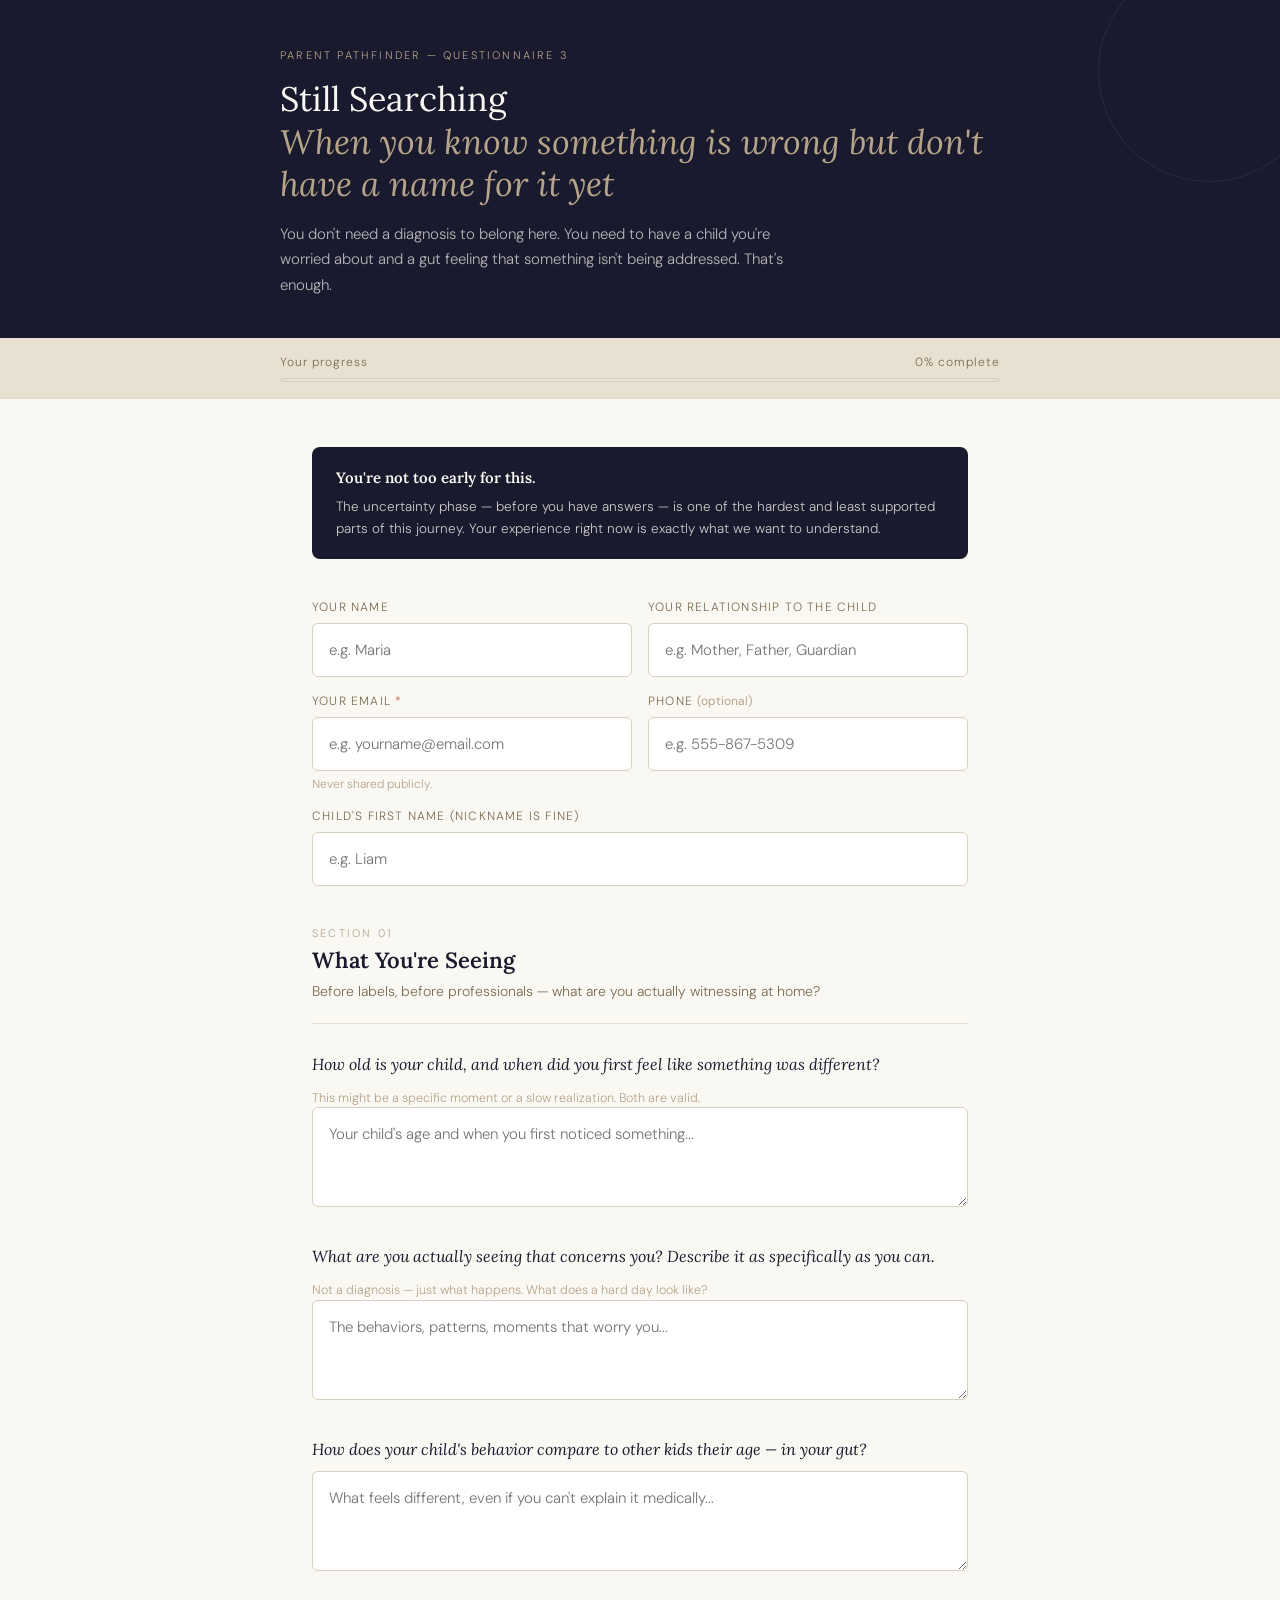
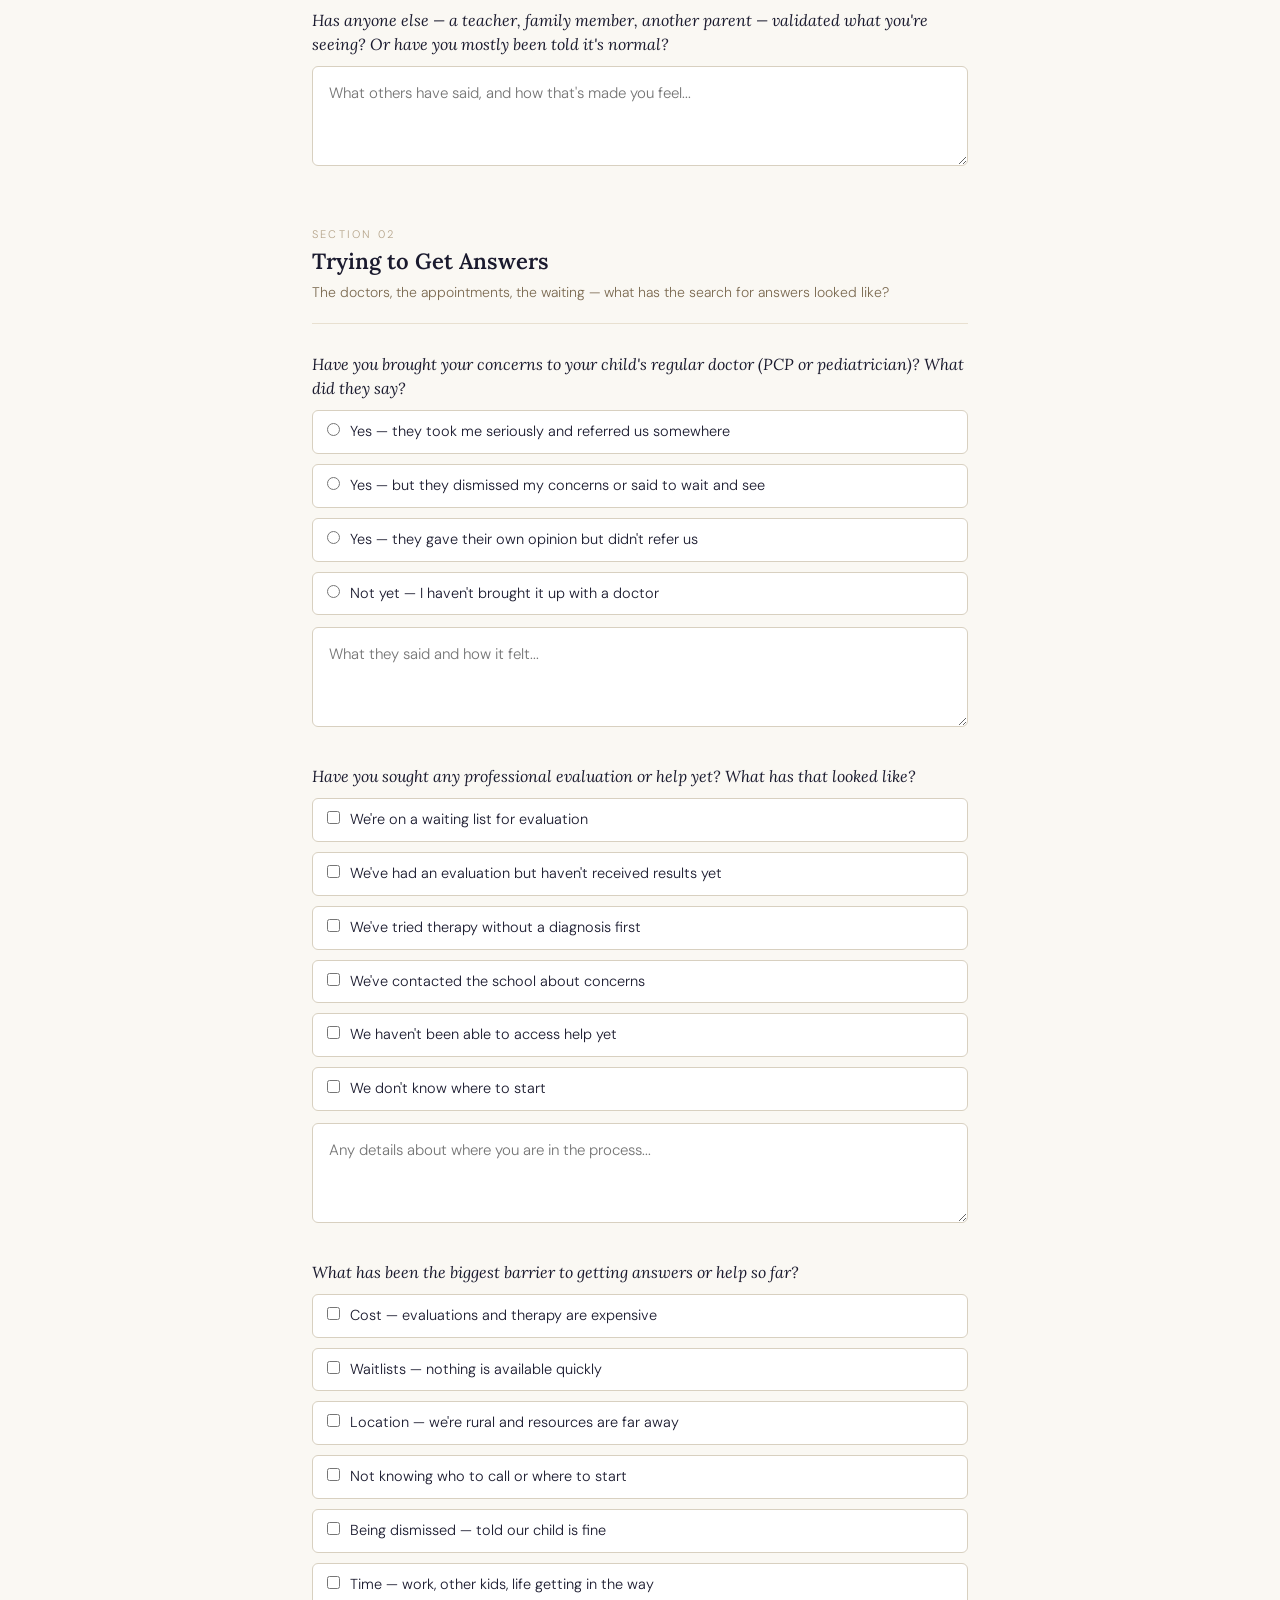
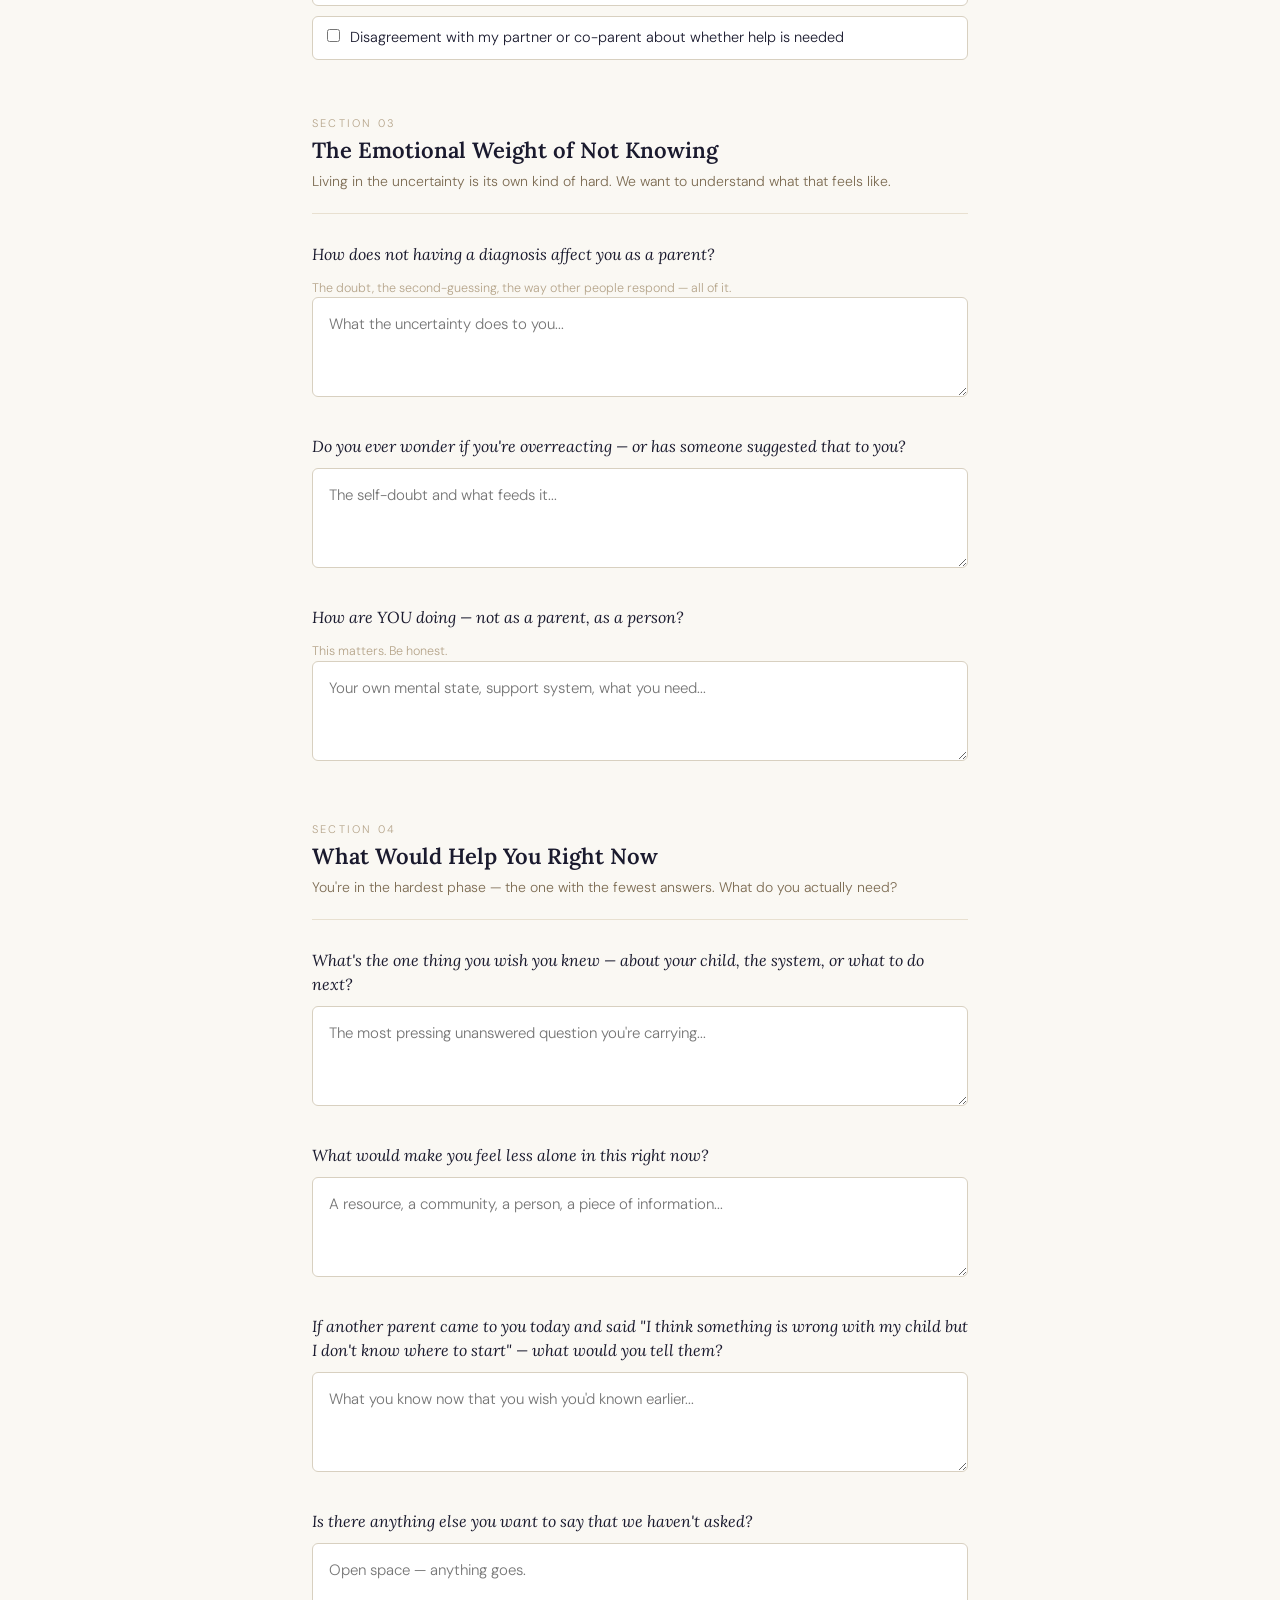
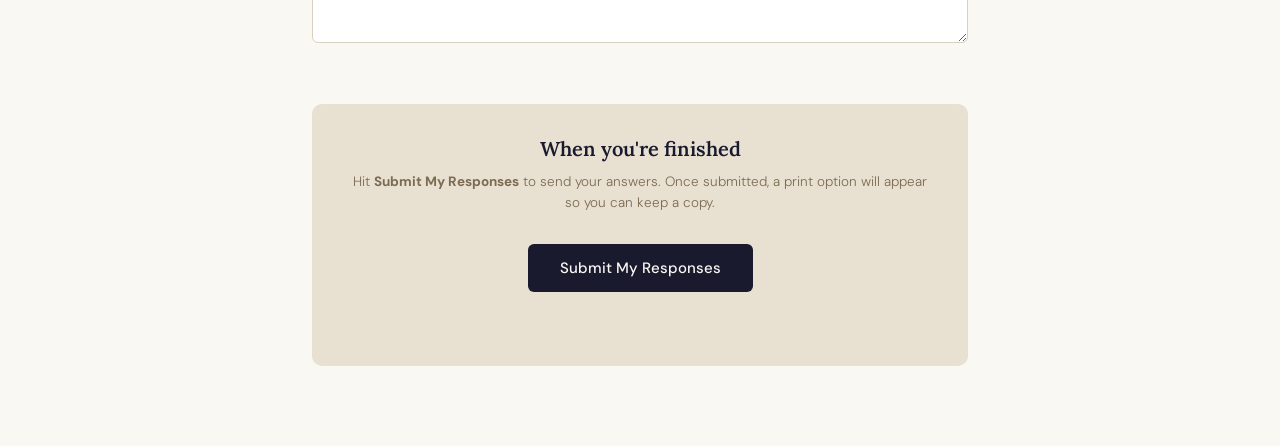
<file: q3.html>
<!DOCTYPE html>
<html lang="en">
<head>
<meta charset="UTF-8">
<meta name="viewport" content="width=device-width, initial-scale=1.0">
<title>Parent Pathfinder — Still Searching for Answers</title>
<link href="https://fonts.googleapis.com/css2?family=Lora:ital,wght@0,400;0,600;1,400&family=DM+Sans:wght@300;400;500&display=swap" rel="stylesheet">
<style>
  :root { --ink: #1a1a2e; --paper: #faf8f3; --warm: #e8e0d0; --accent: #7c6b52; --accent-light: #b5a48a; --soft-red: #c0614a; --rule: #d8d0c0; }
  * { box-sizing: border-box; margin: 0; padding: 0; }
  body { background: var(--paper); color: var(--ink); font-family: 'DM Sans', sans-serif; font-weight: 300; min-height: 100vh; padding: 0 0 80px; }

  .site-header { background: var(--ink); color: var(--paper); padding: 48px 32px 40px; position: relative; overflow: hidden; }
  .site-header::before { content: ''; position: absolute; top: -40px; right: -40px; width: 220px; height: 220px; border-radius: 50%; border: 1px solid rgba(255,255,255,0.07); }
  .header-inner { max-width: 720px; margin: 0 auto; position: relative; z-index: 1; }
  .header-label { font-size: 11px; letter-spacing: 0.2em; text-transform: uppercase; color: var(--accent-light); margin-bottom: 16px; }
  .header-title { font-family: 'Lora', serif; font-size: clamp(24px, 4.5vw, 34px); font-weight: 400; line-height: 1.25; margin-bottom: 16px; }
  .header-title em { font-style: italic; color: var(--accent-light); }
  .header-desc { font-size: 15px; line-height: 1.7; color: rgba(250,248,243,0.7); max-width: 540px; }

  .progress-wrap { background: var(--warm); padding: 16px 32px; border-bottom: 1px solid #ddd8cc; position: sticky; top: 0; z-index: 10; }
  .progress-inner { max-width: 720px; margin: 0 auto; }
  .progress-label { font-size: 12px; letter-spacing: 0.08em; color: var(--accent); margin-bottom: 8px; display: flex; justify-content: space-between; }
  .progress-bar { height: 4px; background: var(--warm); border-radius: 4px; overflow: hidden; border: 1px solid var(--rule); }
  .progress-fill { height: 100%; background: var(--accent); border-radius: 4px; transition: width 0.4s ease; width: 0%; }

  .main { max-width: 720px; margin: 0 auto; padding: 48px 32px 0; }

  .respondent-banner { background: var(--ink); color: var(--paper); border-radius: 8px; padding: 20px 24px; margin-bottom: 40px; }
  .respondent-banner p { font-size: 13.5px; line-height: 1.6; opacity: 0.8; margin-top: 8px; }
  .respondent-banner strong { font-size: 15px; font-family: 'Lora', serif; font-weight: 600; }

  .name-row { display: grid; grid-template-columns: 1fr 1fr; gap: 16px; margin-bottom: 16px; }
  .field-label { font-size: 12px; letter-spacing: 0.1em; text-transform: uppercase; color: var(--accent); margin-bottom: 8px; display: block; }

  .section { margin-bottom: 56px; }
  .section-number { font-size: 11px; letter-spacing: 0.2em; text-transform: uppercase; color: var(--accent-light); margin-bottom: 6px; }
  .section-title { font-family: 'Lora', serif; font-size: 22px; font-weight: 600; color: var(--ink); margin-bottom: 6px; }
  .section-desc { font-size: 14px; color: var(--accent); line-height: 1.6; margin-bottom: 28px; padding-bottom: 20px; border-bottom: 1px solid var(--warm); }

  .question { margin-bottom: 32px; }
  .question-label { font-family: 'Lora', serif; font-size: 16px; font-style: italic; color: var(--ink); line-height: 1.5; margin-bottom: 10px; display: block; }
  .question-hint { font-size: 12.5px; color: var(--accent-light); margin-bottom: 10px; line-height: 1.5; }

  textarea, input[type="text"] { width: 100%; background: white; border: 1px solid #d8d0c0; border-radius: 6px; padding: 14px 16px; font-family: 'DM Sans', sans-serif; font-size: 15px; font-weight: 300; color: var(--ink); line-height: 1.6; transition: border-color 0.2s, box-shadow 0.2s; outline: none; resize: vertical; }
  textarea:focus, input[type="text"]:focus { border-color: var(--accent); box-shadow: 0 0 0 3px rgba(124,107,82,0.12); }
  textarea { min-height: 100px; }

  .radio-group, .check-group { display: flex; flex-direction: column; gap: 10px; }
  .radio-group label, .check-group label { display: flex; align-items: flex-start; gap: 10px; font-size: 14.5px; line-height: 1.5; cursor: pointer; color: var(--ink); padding: 10px 14px; border: 1px solid #d8d0c0; border-radius: 6px; background: white; transition: border-color 0.2s, background 0.2s; }
  .radio-group label:hover, .check-group label:hover { border-color: var(--accent); background: #fdf9f4; }
  .radio-group input, .check-group input { margin-top: 2px; accent-color: var(--accent); flex-shrink: 0; width: auto; }

  .submit-area { background: var(--warm); border-radius: 10px; padding: 32px; text-align: center; margin-top: 48px; }
  .submit-area h3 { font-family: 'Lora', serif; font-size: 20px; margin-bottom: 10px; font-weight: 600; }
  .submit-area p { font-size: 13.5px; color: var(--accent); line-height: 1.6; margin-bottom: 24px; }
  .btn-submit { background: var(--ink); color: var(--paper); border: none; border-radius: 6px; padding: 14px 32px; font-family: 'DM Sans', sans-serif; font-size: 15px; font-weight: 500; cursor: pointer; transition: opacity 0.2s; margin: 6px; }
  .btn-submit:hover { opacity: 0.85; }
  .btn-print { background: transparent; color: var(--ink); border: 1px solid var(--accent); border-radius: 6px; padding: 14px 32px; font-family: 'DM Sans', sans-serif; font-size: 15px; font-weight: 500; cursor: pointer; margin: 6px; }
  .copy-status { margin-top: 16px; font-size: 13px; color: var(--accent); min-height: 20px; }

  @media (max-width: 540px) { .name-row { grid-template-columns: 1fr; } .site-header, .main { padding-left: 20px; padding-right: 20px; } .progress-wrap { padding-left: 20px; padding-right: 20px; } }
  @media print { .progress-wrap, .submit-area { display: none; } body { background: white; } textarea, input { border: 1px solid #ccc; } }
</style>
</head>
<body>

<header class="site-header">
  <div class="header-inner">
    <div class="header-label">Parent Pathfinder — Questionnaire 3</div>
    <h1 class="header-title">Still Searching<br><em>When you know something is wrong but don't have a name for it yet</em></h1>
    <p class="header-desc">You don't need a diagnosis to belong here. You need to have a child you're worried about and a gut feeling that something isn't being addressed. That's enough.</p>
  </div>
</header>

<div class="progress-wrap">
  <div class="progress-inner">
    <div class="progress-label"><span>Your progress</span><span id="pct">0% complete</span></div>
    <div class="progress-bar"><div class="progress-fill" id="progressFill"></div></div>
  </div>
</div>

<main class="main">

  <div class="respondent-banner">
    <strong>You're not too early for this.</strong>
    <p>The uncertainty phase — before you have answers — is one of the hardest and least supported parts of this journey. Your experience right now is exactly what we want to understand.</p>
  </div>

  <div class="name-row">
    <div><label class="field-label" for="resp-name">Your name</label><input type="text" id="resp-name" placeholder="e.g. Maria"></div>
    <div><label class="field-label" for="resp-relation">Your relationship to the child</label><input type="text" id="resp-relation" placeholder="e.g. Mother, Father, Guardian"></div>
  </div>
  <div class="name-row" style="margin-bottom: 16px;">
    <div>
      <label class="field-label" for="resp-email">Your email <span style="color:var(--soft-red);">*</span></label>
      <input type="text" id="resp-email" placeholder="e.g. yourname@email.com">
      <span style="font-size:12px; color:var(--accent-light); margin-top:5px; display:block;">Never shared publicly.</span>
    </div>
    <div>
      <label class="field-label" for="resp-phone">Phone <span style="font-weight:400; text-transform:none; letter-spacing:0; color:var(--accent-light);">(optional)</span></label>
      <input type="text" id="resp-phone" placeholder="e.g. 555-867-5309">
    </div>
  </div>
  <div style="margin-bottom: 40px;"><label class="field-label" for="child-name">Child's first name (nickname is fine)</label><input type="text" id="child-name" placeholder="e.g. Liam"></div>

  <!-- SECTION 1 -->
  <div class="section">
    <div class="section-number">Section 01</div>
    <div class="section-title">What You're Seeing</div>
    <div class="section-desc">Before labels, before professionals — what are you actually witnessing at home?</div>

    <div class="question">
      <label class="question-label">How old is your child, and when did you first feel like something was different?</label>
      <span class="question-hint">This might be a specific moment or a slow realization. Both are valid.</span>
      <textarea placeholder="Your child's age and when you first noticed something..."></textarea>
    </div>

    <div class="question">
      <label class="question-label">What are you actually seeing that concerns you? Describe it as specifically as you can.</label>
      <span class="question-hint">Not a diagnosis — just what happens. What does a hard day look like?</span>
      <textarea placeholder="The behaviors, patterns, moments that worry you..."></textarea>
    </div>

    <div class="question">
      <label class="question-label">How does your child's behavior compare to other kids their age — in your gut?</label>
      <textarea placeholder="What feels different, even if you can't explain it medically..."></textarea>
    </div>

    <div class="question">
      <label class="question-label">Has anyone else — a teacher, family member, another parent — validated what you're seeing? Or have you mostly been told it's normal?</label>
      <textarea placeholder="What others have said, and how that's made you feel..."></textarea>
    </div>
  </div>

  <!-- SECTION 2 -->
  <div class="section">
    <div class="section-number">Section 02</div>
    <div class="section-title">Trying to Get Answers</div>
    <div class="section-desc">The doctors, the appointments, the waiting — what has the search for answers looked like?</div>

    <div class="question">
      <label class="question-label">Have you brought your concerns to your child's regular doctor (PCP or pediatrician)? What did they say?</label>
      <div class="radio-group">
        <label><input type="radio" name="pcp"> Yes — they took me seriously and referred us somewhere</label>
        <label><input type="radio" name="pcp"> Yes — but they dismissed my concerns or said to wait and see</label>
        <label><input type="radio" name="pcp"> Yes — they gave their own opinion but didn't refer us</label>
        <label><input type="radio" name="pcp"> Not yet — I haven't brought it up with a doctor</label>
      </div>
      <div style="margin-top: 12px;"><textarea placeholder="What they said and how it felt..."></textarea></div>
    </div>

    <div class="question">
      <label class="question-label">Have you sought any professional evaluation or help yet? What has that looked like?</label>
      <div class="check-group">
        <label><input type="checkbox"> We're on a waiting list for evaluation</label>
        <label><input type="checkbox"> We've had an evaluation but haven't received results yet</label>
        <label><input type="checkbox"> We've tried therapy without a diagnosis first</label>
        <label><input type="checkbox"> We've contacted the school about concerns</label>
        <label><input type="checkbox"> We haven't been able to access help yet</label>
        <label><input type="checkbox"> We don't know where to start</label>
      </div>
      <div style="margin-top: 12px;"><textarea placeholder="Any details about where you are in the process..."></textarea></div>
    </div>

    <div class="question">
      <label class="question-label">What has been the biggest barrier to getting answers or help so far?</label>
      <div class="check-group">
        <label><input type="checkbox"> Cost — evaluations and therapy are expensive</label>
        <label><input type="checkbox"> Waitlists — nothing is available quickly</label>
        <label><input type="checkbox"> Location — we're rural and resources are far away</label>
        <label><input type="checkbox"> Not knowing who to call or where to start</label>
        <label><input type="checkbox"> Being dismissed — told our child is fine</label>
        <label><input type="checkbox"> Time — work, other kids, life getting in the way</label>
        <label><input type="checkbox"> Disagreement with my partner or co-parent about whether help is needed</label>
      </div>
    </div>
  </div>

  <!-- SECTION 3 -->
  <div class="section">
    <div class="section-number">Section 03</div>
    <div class="section-title">The Emotional Weight of Not Knowing</div>
    <div class="section-desc">Living in the uncertainty is its own kind of hard. We want to understand what that feels like.</div>

    <div class="question">
      <label class="question-label">How does not having a diagnosis affect you as a parent?</label>
      <span class="question-hint">The doubt, the second-guessing, the way other people respond — all of it.</span>
      <textarea placeholder="What the uncertainty does to you..."></textarea>
    </div>

    <div class="question">
      <label class="question-label">Do you ever wonder if you're overreacting — or has someone suggested that to you?</label>
      <textarea placeholder="The self-doubt and what feeds it..."></textarea>
    </div>

    <div class="question">
      <label class="question-label">How are YOU doing — not as a parent, as a person?</label>
      <span class="question-hint">This matters. Be honest.</span>
      <textarea placeholder="Your own mental state, support system, what you need..."></textarea>
    </div>
  </div>

  <!-- SECTION 4 -->
  <div class="section">
    <div class="section-number">Section 04</div>
    <div class="section-title">What Would Help You Right Now</div>
    <div class="section-desc">You're in the hardest phase — the one with the fewest answers. What do you actually need?</div>

    <div class="question">
      <label class="question-label">What's the one thing you wish you knew — about your child, the system, or what to do next?</label>
      <textarea placeholder="The most pressing unanswered question you're carrying..."></textarea>
    </div>

    <div class="question">
      <label class="question-label">What would make you feel less alone in this right now?</label>
      <textarea placeholder="A resource, a community, a person, a piece of information..."></textarea>
    </div>

    <div class="question">
      <label class="question-label">If another parent came to you today and said "I think something is wrong with my child but I don't know where to start" — what would you tell them?</label>
      <textarea placeholder="What you know now that you wish you'd known earlier..."></textarea>
    </div>

    <div class="question">
      <label class="question-label">Is there anything else you want to say that we haven't asked?</label>
      <textarea placeholder="Open space — anything goes."></textarea>
    </div>
  </div>

  <!-- Submit -->
  <div class="submit-area">
    <h3>When you're finished</h3>
    <p>Hit <strong>Submit My Responses</strong> to send your answers. Once submitted, a print option will appear so you can keep a copy.</p>
    <form id="mainForm" action="https://formspree.io/f/xojpgbeg" method="POST" onsubmit="handleSubmit(event)">
      <input type="hidden" name="questionnaire" value="Q3 — No Diagnosis Yet">
      <input type="hidden" name="respondent_name" id="fs-name">
      <input type="hidden" name="respondent_relation" id="fs-relation">
      <input type="hidden" name="respondent_email" id="fs-email">
      <input type="hidden" name="respondent_phone" id="fs-phone">
      <input type="hidden" name="child_name" id="fs-child">
      <input type="hidden" name="all_responses" id="fs-responses">
      <button type="submit" class="btn-submit" id="submitBtn">Submit My Responses</button>
    </form>
    <div id="printWrap" style="display:none; margin-top:16px;">
      <button type="button" class="btn-print" onclick="window.print()">Print / Save as PDF</button>
    </div>
    <div class="copy-status" id="copyStatus"></div>
  </div>

</main>

<script>
  function updateProgress() {
    const all = document.querySelectorAll('textarea, input[type="text"]');
    let filled = 0;
    all.forEach(el => { if (el.value.trim().length > 2) filled++; });
    const pct = Math.min(100, Math.round((filled / all.length) * 100));
    document.getElementById('progressFill').style.width = pct + '%';
    document.getElementById('pct').textContent = pct + '% complete';
  }
  document.addEventListener('input', updateProgress);
  document.addEventListener('change', updateProgress);

  function buildResponses() {
    const name = document.getElementById('resp-name').value || 'Respondent';
    const child = document.getElementById('child-name').value || 'Child';
    let out = `PARENT PATHFINDER — Q3 RESPONSES\nCompleted by: ${name} | Child: ${child}\nDate: ${new Date().toLocaleDateString()}\n${'─'.repeat(50)}\n\n`;
    document.querySelectorAll('.section').forEach(sec => {
      const title = sec.querySelector('.section-title');
      if (title) out += `\n== ${title.textContent.toUpperCase()} ==\n\n`;
      sec.querySelectorAll('.question').forEach(q => {
        const label = q.querySelector('.question-label');
        if (label) out += `Q: ${label.textContent.trim()}\n`;
        const ta = q.querySelector('textarea');
        if (ta && ta.value.trim()) out += `A: ${ta.value.trim()}\n`;
        const inp = q.querySelector('input[type="text"]');
        if (inp && inp.value.trim()) out += `A: ${inp.value.trim()}\n`;
        const checked = q.querySelectorAll('input:checked');
        if (checked.length) { out += `A: `; checked.forEach((c, i) => { out += (i > 0 ? ', ' : '') + c.parentElement.textContent.trim(); }); out += '\n'; }
        out += '\n';
      });
    });
    return out;
  }

  async function handleSubmit(e) {
    e.preventDefault();
    const st = document.getElementById('copyStatus');
    document.getElementById('fs-name').value = document.getElementById('resp-name').value;
    document.getElementById('fs-relation').value = document.getElementById('resp-relation').value;
    document.getElementById('fs-email').value = document.getElementById('resp-email').value;
    document.getElementById('fs-phone').value = document.getElementById('resp-phone').value;
    document.getElementById('fs-child').value = document.getElementById('child-name').value;
    document.getElementById('fs-responses').value = buildResponses();
    st.textContent = 'Sending...';
    try {
      const res = await fetch('https://formspree.io/f/xojpgbeg', { method: 'POST', body: new FormData(document.getElementById('mainForm')), headers: { 'Accept': 'application/json' } });
      if (res.ok) {
        st.textContent = '✓ Your responses have been submitted. Thank you for sharing your story.';
        // Show grounding doc link
        const groundingLink = document.createElement('div');
        groundingLink.style.cssText = 'margin-top:24px; padding:20px 24px; background:#1a1a2e; border-radius:8px; text-align:center;';
        groundingLink.innerHTML = `
          <p style="font-family:Lora,serif; font-size:16px; color:#faf8f3; margin-bottom:8px; font-style:italic;">You just did something hard.</p>
          <p style="font-size:13px; color:rgba(250,248,243,0.65); line-height:1.6; margin-bottom:16px;">If it's late and you're struggling — we built something for you. A personal grounding document you can fill out, print, and keep for the hardest days.</p>
          <a href="grounding.html" style="display:inline-block; background:#faf8f3; color:#1a1a2e; text-decoration:none; border-radius:6px; padding:12px 28px; font-family:DM Sans,sans-serif; font-size:14px; font-weight:500;">Create My Grounding Document →</a>
        `;
        document.getElementById('copyStatus').after(groundingLink);
        document.getElementById('submitBtn').disabled = true;
        document.getElementById('submitBtn').textContent = 'Submitted ✓';
        document.getElementById('printWrap').style.display = 'block';
      } else { st.textContent = 'Something went wrong. Please try printing your responses instead.'; }
    } catch { st.textContent = 'Could not connect. Please try printing your responses instead.'; }
  }
</script>
</body>
</html>
</file>
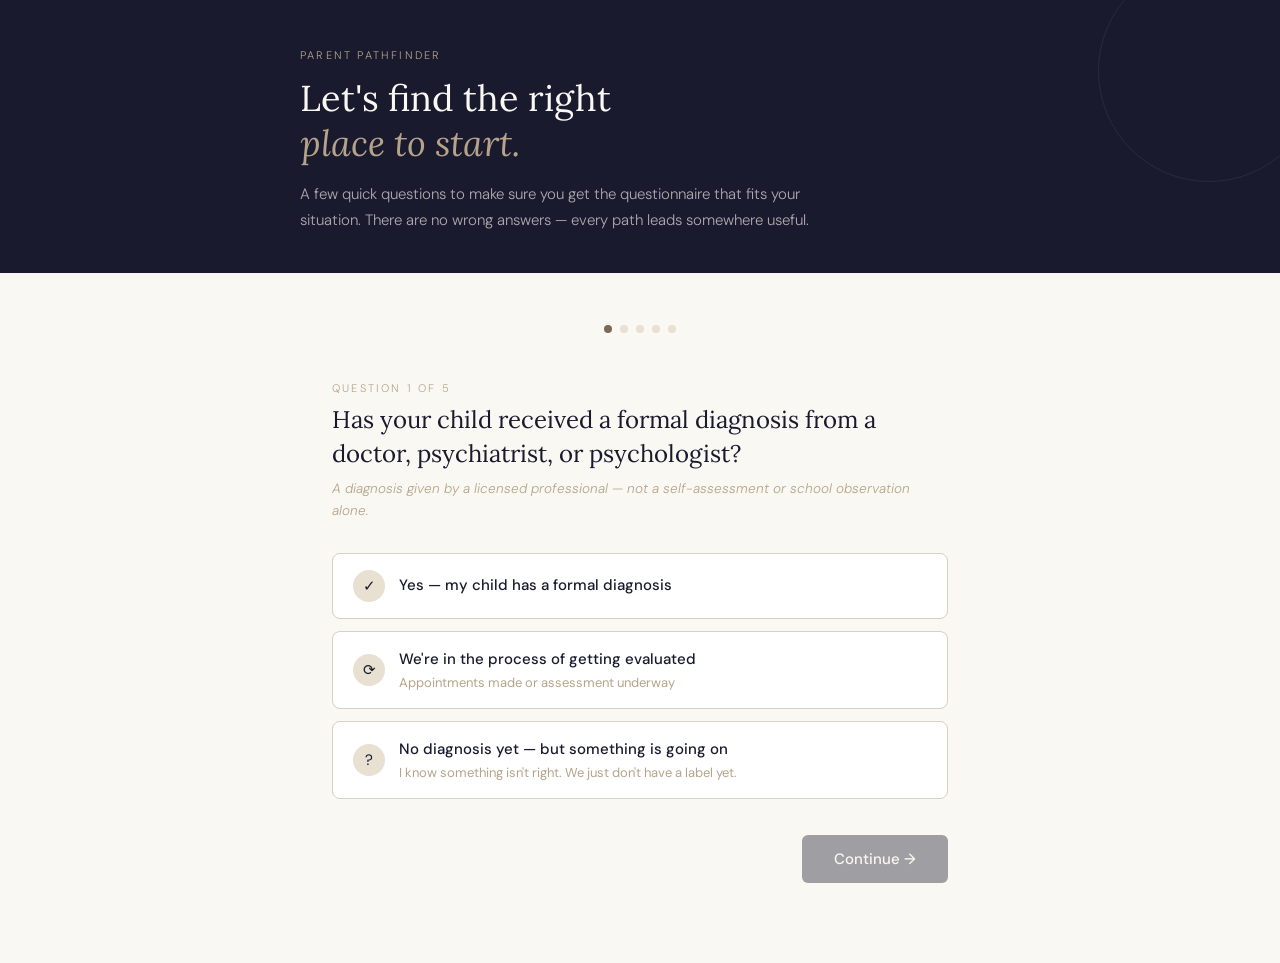
<file: questionnaire.html>
<!DOCTYPE html>
<html lang="en">
<head>
<meta charset="UTF-8">
<meta name="viewport" content="width=device-width, initial-scale=1.0">
<title>Parent Pathfinder — Where Do You Start?</title>
<link href="https://fonts.googleapis.com/css2?family=Lora:ital,wght@0,400;0,600;1,400&family=DM+Sans:wght@300;400;500&display=swap" rel="stylesheet">
<style>
  :root {
    --ink: #1a1a2e;
    --paper: #faf8f3;
    --warm: #e8e0d0;
    --accent: #7c6b52;
    --accent-light: #b5a48a;
    --rule: #d8d0c0;
    --highlight: #f0ebe2;
  }

  * { box-sizing: border-box; margin: 0; padding: 0; }

  body {
    background: var(--paper);
    color: var(--ink);
    font-family: 'DM Sans', sans-serif;
    font-weight: 300;
    min-height: 100vh;
    padding-bottom: 80px;
  }

  .site-header {
    background: var(--ink);
    color: var(--paper);
    padding: 48px 32px 40px;
    position: relative;
    overflow: hidden;
  }
  .site-header::before {
    content: '';
    position: absolute;
    top: -40px; right: -40px;
    width: 220px; height: 220px;
    border-radius: 50%;
    border: 1px solid rgba(255,255,255,0.07);
  }
  .header-inner { max-width: 680px; margin: 0 auto; position: relative; z-index: 1; }
  .header-label {
    font-size: 11px;
    letter-spacing: 0.2em;
    text-transform: uppercase;
    color: var(--accent-light);
    margin-bottom: 14px;
  }
  .header-title {
    font-family: 'Lora', serif;
    font-size: clamp(24px, 4.5vw, 36px);
    font-weight: 400;
    line-height: 1.25;
    margin-bottom: 16px;
  }
  .header-title em { font-style: italic; color: var(--accent-light); }
  .header-desc {
    font-size: 15px;
    line-height: 1.7;
    color: rgba(250,248,243,0.65);
    max-width: 520px;
  }

  .main { max-width: 680px; margin: 0 auto; padding: 52px 32px 0; }

  /* Step system */
  .step { display: none; }
  .step.active { display: block; }

  .step-label {
    font-size: 11px;
    letter-spacing: 0.2em;
    text-transform: uppercase;
    color: var(--accent-light);
    margin-bottom: 8px;
  }
  .step-question {
    font-family: 'Lora', serif;
    font-size: clamp(18px, 3vw, 24px);
    font-weight: 400;
    line-height: 1.4;
    color: var(--ink);
    margin-bottom: 8px;
  }
  .step-hint {
    font-size: 13.5px;
    color: var(--accent-light);
    line-height: 1.6;
    margin-bottom: 32px;
    font-style: italic;
  }

  /* Options */
  .options { display: flex; flex-direction: column; gap: 12px; }
  .option-btn {
    background: white;
    border: 1px solid var(--rule);
    border-radius: 8px;
    padding: 16px 20px;
    text-align: left;
    cursor: pointer;
    font-family: 'DM Sans', sans-serif;
    font-size: 15px;
    font-weight: 400;
    color: var(--ink);
    line-height: 1.5;
    transition: border-color 0.2s, background 0.2s, transform 0.1s;
    display: flex;
    align-items: center;
    gap: 14px;
  }
  .option-btn:hover {
    border-color: var(--accent);
    background: var(--highlight);
    transform: translateX(3px);
  }
  .option-btn.selected {
    border-color: var(--accent);
    background: var(--highlight);
  }
  .option-icon {
    width: 32px;
    height: 32px;
    border-radius: 50%;
    background: var(--warm);
    display: flex;
    align-items: center;
    justify-content: center;
    font-size: 15px;
    flex-shrink: 0;
  }
  .option-text { flex: 1; }
  .option-title { font-weight: 500; display: block; margin-bottom: 2px; }
  .option-sub { font-size: 13px; color: var(--accent-light); display: block; }

  /* Checkbox options for multi-select */
  .check-options { display: flex; flex-direction: column; gap: 10px; }
  .check-option {
    display: flex;
    align-items: center;
    gap: 12px;
    background: white;
    border: 1px solid var(--rule);
    border-radius: 8px;
    padding: 13px 18px;
    cursor: pointer;
    transition: border-color 0.2s, background 0.2s;
    font-size: 14.5px;
    color: var(--ink);
  }
  .check-option:hover { border-color: var(--accent); background: var(--highlight); }
  .check-option.checked { border-color: var(--accent); background: var(--highlight); }
  .check-option input { accent-color: var(--accent); width: 16px; height: 16px; flex-shrink: 0; }

  /* Navigation */
  .nav-row {
    display: flex;
    align-items: center;
    justify-content: space-between;
    margin-top: 36px;
  }
  .btn-next {
    background: var(--ink);
    color: var(--paper);
    border: none;
    border-radius: 6px;
    padding: 14px 32px;
    font-family: 'DM Sans', sans-serif;
    font-size: 15px;
    font-weight: 500;
    cursor: pointer;
    transition: opacity 0.2s;
  }
  .btn-next:hover { opacity: 0.85; }
  .btn-next:disabled { opacity: 0.4; cursor: not-allowed; }
  .btn-back {
    background: transparent;
    border: none;
    color: var(--accent-light);
    font-family: 'DM Sans', sans-serif;
    font-size: 14px;
    cursor: pointer;
    padding: 8px 0;
  }
  .btn-back:hover { color: var(--accent); }

  /* Progress dots */
  .progress-dots {
    display: flex;
    gap: 8px;
    justify-content: center;
    margin-bottom: 48px;
  }
  .dot {
    width: 8px;
    height: 8px;
    border-radius: 50%;
    background: var(--warm);
    transition: background 0.3s;
  }
  .dot.active { background: var(--accent); }
  .dot.done { background: var(--accent-light); }

  /* Routing message */
  .routing-card {
    background: var(--ink);
    color: var(--paper);
    border-radius: 10px;
    padding: 40px 36px;
    text-align: center;
    margin-top: 16px;
  }
  .routing-card h2 {
    font-family: 'Lora', serif;
    font-size: 22px;
    font-weight: 400;
    margin-bottom: 12px;
  }
  .routing-card p {
    font-size: 14px;
    color: rgba(250,248,243,0.65);
    line-height: 1.7;
    margin-bottom: 28px;
    max-width: 420px;
    margin-left: auto;
    margin-right: auto;
  }
  .btn-go {
    background: var(--paper);
    color: var(--ink);
    border: none;
    border-radius: 6px;
    padding: 14px 40px;
    font-family: 'DM Sans', sans-serif;
    font-size: 15px;
    font-weight: 500;
    cursor: pointer;
    transition: opacity 0.2s;
    text-decoration: none;
    display: inline-block;
  }
  .btn-go:hover { opacity: 0.85; }

  @media (max-width: 540px) {
    .site-header, .main { padding-left: 20px; padding-right: 20px; }
  }
</style>
</head>
<body>

<header class="site-header">
  <div class="header-inner">
    <div class="header-label">Parent Pathfinder</div>
    <h1 class="header-title">Let's find the right<br><em>place to start.</em></h1>
    <p class="header-desc">A few quick questions to make sure you get the questionnaire that fits your situation. There are no wrong answers — every path leads somewhere useful.</p>
  </div>
</header>

<main class="main">

  <div class="progress-dots">
    <div class="dot active" id="dot-1"></div>
    <div class="dot" id="dot-2"></div>
    <div class="dot" id="dot-3"></div>
    <div class="dot" id="dot-4"></div>
    <div class="dot" id="dot-5"></div>
  </div>

  <!-- STEP 1: Diagnosis? -->
  <div class="step active" id="step-1">
    <div class="step-label">Question 1 of 5</div>
    <div class="step-question">Has your child received a formal diagnosis from a doctor, psychiatrist, or psychologist?</div>
    <p class="step-hint">A diagnosis given by a licensed professional — not a self-assessment or school observation alone.</p>
    <div class="options">
      <button class="option-btn" onclick="selectOption(1, 'yes')">
        <div class="option-icon">✓</div>
        <div class="option-text">
          <span class="option-title">Yes — my child has a formal diagnosis</span>
        </div>
      </button>
      <button class="option-btn" onclick="selectOption(1, 'inprocess')">
        <div class="option-icon">⟳</div>
        <div class="option-text">
          <span class="option-title">We're in the process of getting evaluated</span>
          <span class="option-sub">Appointments made or assessment underway</span>
        </div>
      </button>
      <button class="option-btn" onclick="selectOption(1, 'no')">
        <div class="option-icon">?</div>
        <div class="option-text">
          <span class="option-title">No diagnosis yet — but something is going on</span>
          <span class="option-sub">I know something isn't right. We just don't have a label yet.</span>
        </div>
      </button>
    </div>
    <div class="nav-row">
      <div></div>
      <button class="btn-next" id="next-1" disabled onclick="goNext(1)">Continue →</button>
    </div>
  </div>

  <!-- STEP 2: Which diagnosis -->
  <div class="step" id="step-2">
    <div class="step-label">Question 2 of 5</div>
    <div class="step-question">Which of the following describes your child's diagnosis?</div>
    <p class="step-hint">Select all that apply. It's common for kids to have more than one.</p>
    <div class="check-options" id="dx-options">
      <label class="check-option" onclick="toggleCheck(this)"><input type="checkbox" value="ADHD"> ADHD</label>
      <label class="check-option" onclick="toggleCheck(this)"><input type="checkbox" value="ODD"> ODD — Oppositional Defiant Disorder</label>
      <label class="check-option" onclick="toggleCheck(this)"><input type="checkbox" value="Autism"> Autism / Autism Spectrum Disorder (ASD)</label>
      <label class="check-option" onclick="toggleCheck(this)"><input type="checkbox" value="PDA"> PDA — Pathological Demand Avoidance</label>
      <label class="check-option" onclick="toggleCheck(this)"><input type="checkbox" value="DMDD"> DMDD — Disruptive Mood Dysregulation Disorder</label>
      <label class="check-option" onclick="toggleCheck(this)"><input type="checkbox" value="IED"> IED — Intermittent Explosive Disorder</label>
      <label class="check-option" onclick="toggleCheck(this)"><input type="checkbox" value="Conduct Disorder"> Conduct Disorder</label>
      <label class="check-option" onclick="toggleCheck(this)"><input type="checkbox" value="Other"> Something else</label>
    </div>
    <div class="nav-row">
      <button class="btn-back" onclick="goBack(2)">← Back</button>
      <button class="btn-next" id="next-2" disabled onclick="goNext(2)">Continue →</button>
    </div>
  </div>

  <!-- STEP 3: Defiance -->
  <div class="step" id="step-3">
    <div class="step-label">Question 3 of 5</div>
    <div class="step-question">How much of a daily challenge is defiance in your home?</div>
    <p class="step-hint">Arguing, refusing, pushing back on nearly everything — how central is this to your daily experience?</p>
    <div class="options">
      <button class="option-btn" onclick="selectOption(3, 'primary')">
        <div class="option-icon">🔴</div>
        <div class="option-text">
          <span class="option-title">It's our biggest struggle — it affects everything</span>
          <span class="option-sub">Most days revolve around managing defiant behavior</span>
        </div>
      </button>
      <button class="option-btn" onclick="selectOption(3, 'significant')">
        <div class="option-icon">🟡</div>
        <div class="option-text">
          <span class="option-title">It's significant but not the only thing we deal with</span>
          <span class="option-sub">A real challenge, alongside other things</span>
        </div>
      </button>
      <button class="option-btn" onclick="selectOption(3, 'mild')">
        <div class="option-icon">🟢</div>
        <div class="option-text">
          <span class="option-title">It comes and goes — or it's mild compared to other challenges</span>
          <span class="option-sub">Other things feel harder than defiance right now</span>
        </div>
      </button>
    </div>
    <div class="nav-row">
      <button class="btn-back" onclick="goBack(3)">← Back</button>
      <button class="btn-next" id="next-3" disabled onclick="goNext(3)">Continue →</button>
    </div>
  </div>

  <!-- STEP 4: Help sought -->
  <div class="step" id="step-4">
    <div class="step-label">Question 4 of 5</div>
    <div class="step-question">Have you worked with any professional to help your child?</div>
    <p class="step-hint">Therapy, psychiatry, medication, school services, ABA, occupational therapy, PCIT — anything counts.</p>
    <div class="options">
      <button class="option-btn" onclick="selectOption(4, 'yes')">
        <div class="option-icon">✓</div>
        <div class="option-text">
          <span class="option-title">Yes — we've worked with at least one professional</span>
        </div>
      </button>
      <button class="option-btn" onclick="selectOption(4, 'no')">
        <div class="option-icon">→</div>
        <div class="option-text">
          <span class="option-title">Not yet — still figuring out where to start</span>
        </div>
      </button>
    </div>
    <div class="nav-row">
      <button class="btn-back" onclick="goBack(4)">← Back</button>
      <button class="btn-next" id="next-4" disabled onclick="goNext(4)">Continue →</button>
    </div>
  </div>

  <!-- STEP 5: How long -->
  <div class="step" id="step-5">
    <div class="step-label">Question 5 of 5</div>
    <div class="step-question">How long have you been navigating this?</div>
    <p class="step-hint">From when you first knew something was different — not from when you got a diagnosis.</p>
    <div class="options">
      <button class="option-btn" onclick="selectOption(5, 'lessthan1')">
        <div class="option-icon">🌱</div>
        <div class="option-text">
          <span class="option-title">Less than one year</span>
          <span class="option-sub">Still early in this journey</span>
        </div>
      </button>
      <button class="option-btn" onclick="selectOption(5, '1to3')">
        <div class="option-icon">📅</div>
        <div class="option-text">
          <span class="option-title">1 to 3 years</span>
        </div>
      </button>
      <button class="option-btn" onclick="selectOption(5, '3to6')">
        <div class="option-icon">📅</div>
        <div class="option-text">
          <span class="option-title">3 to 6 years</span>
        </div>
      </button>
      <button class="option-btn" onclick="selectOption(5, 'morethan6')">
        <div class="option-icon">🏔️</div>
        <div class="option-text">
          <span class="option-title">More than 6 years</span>
          <span class="option-sub">Deep in it</span>
        </div>
      </button>
    </div>
    <div class="nav-row">
      <button class="btn-back" onclick="goBack(5)">← Back</button>
      <button class="btn-next" id="next-5" disabled onclick="route()">See My Questionnaire →</button>
    </div>
  </div>

  <!-- ROUTING RESULT -->
  <div class="step" id="step-route">
    <div class="routing-card" id="routing-card">
      <!-- Filled by JS -->
    </div>
  </div>

</main>

<script>
  const answers = { q1: null, dx: [], q3: null, q4: null, q5: null };

  function selectOption(step, value) {
    const stepEl = document.getElementById('step-' + step);
    stepEl.querySelectorAll('.option-btn').forEach(b => b.classList.remove('selected'));
    event.currentTarget.classList.add('selected');

    if (step === 1) answers.q1 = value;
    if (step === 3) answers.q3 = value;
    if (step === 4) answers.q4 = value;
    if (step === 5) answers.q5 = value;

    document.getElementById('next-' + step).disabled = false;
  }

  function toggleCheck(label) {
    label.classList.toggle('checked');
    const cb = label.querySelector('input');
    cb.checked = !cb.checked;
    const checked = document.querySelectorAll('#dx-options input:checked');
    document.getElementById('next-2').disabled = checked.length === 0;
    answers.dx = Array.from(checked).map(c => c.value);
  }

  function updateDots(activeStep) {
    for (let i = 1; i <= 5; i++) {
      const dot = document.getElementById('dot-' + i);
      if (i < activeStep) { dot.className = 'dot done'; }
      else if (i === activeStep) { dot.className = 'dot active'; }
      else { dot.className = 'dot'; }
    }
  }

  function goNext(current) {
    // Skip step 2 if no diagnosis
    let next = current + 1;
    if (current === 1 && answers.q1 !== 'yes') {
      next = 3; // skip diagnosis list
    }
    document.getElementById('step-' + current).classList.remove('active');
    document.getElementById('step-' + next).classList.add('active');
    updateDots(next);
    window.scrollTo(0, 0);
  }

  function goBack(current) {
    let prev = current - 1;
    if (current === 3 && answers.q1 !== 'yes') {
      prev = 1;
    }
    document.getElementById('step-' + current).classList.remove('active');
    document.getElementById('step-' + prev).classList.add('active');
    updateDots(prev);
    window.scrollTo(0, 0);
  }

  function route() {
    document.getElementById('step-5').classList.remove('active');
    document.getElementById('step-route').classList.add('active');
    document.querySelector('.progress-dots').style.display = 'none';
    window.scrollTo(0, 0);

    const card = document.getElementById('routing-card');

    // Routing logic
    const hasDx = answers.q1 === 'yes';
    const defiant = answers.q3 === 'primary' || answers.q3 === 'significant';
    const helpSought = answers.q4 === 'yes';
    const longerThan1yr = answers.q5 !== 'lessthan1';

    let dest, title, desc;

    if (hasDx && defiant && helpSought && longerThan1yr) {
      // Q1 — Primary
      dest = 'q1.html';
      title = "You're in the right place.";
      desc = "Based on your answers, we'd like you to complete our primary questionnaire. Your experience — navigating a diagnosed, defiant child with professional help over time — is exactly what this resource is built around. Your honesty will help other parents find their way faster than you did.";
    } else if (hasDx && !defiant) {
      // Q2 — Diagnosed, defiance not primary
      dest = 'q2.html';
      title = "We have questions for you too.";
      desc = "Your child has a diagnosis but defiance isn't your primary challenge right now. That's a different and equally important experience — and we want to capture it. Your questionnaire focuses on the broader journey of navigating a diagnosis and the system around it.";
    } else {
      // Q3 — No diagnosis or early stage
      dest = 'q3.html';
      title = "You belong here too.";
      desc = "Whether you're still seeking a diagnosis, just starting out, or haven't found the right professional help yet — your experience matters. Your questionnaire is built for where you are right now. You don't have to have everything figured out to have something important to say.";
    }

    card.innerHTML = `
      <h2>${title}</h2>
      <p>${desc}</p>
      <a href="${dest}" class="btn-go">Take Me to My Questionnaire →</a>
    `;
  }
</script>
</body>
</html>
</file>
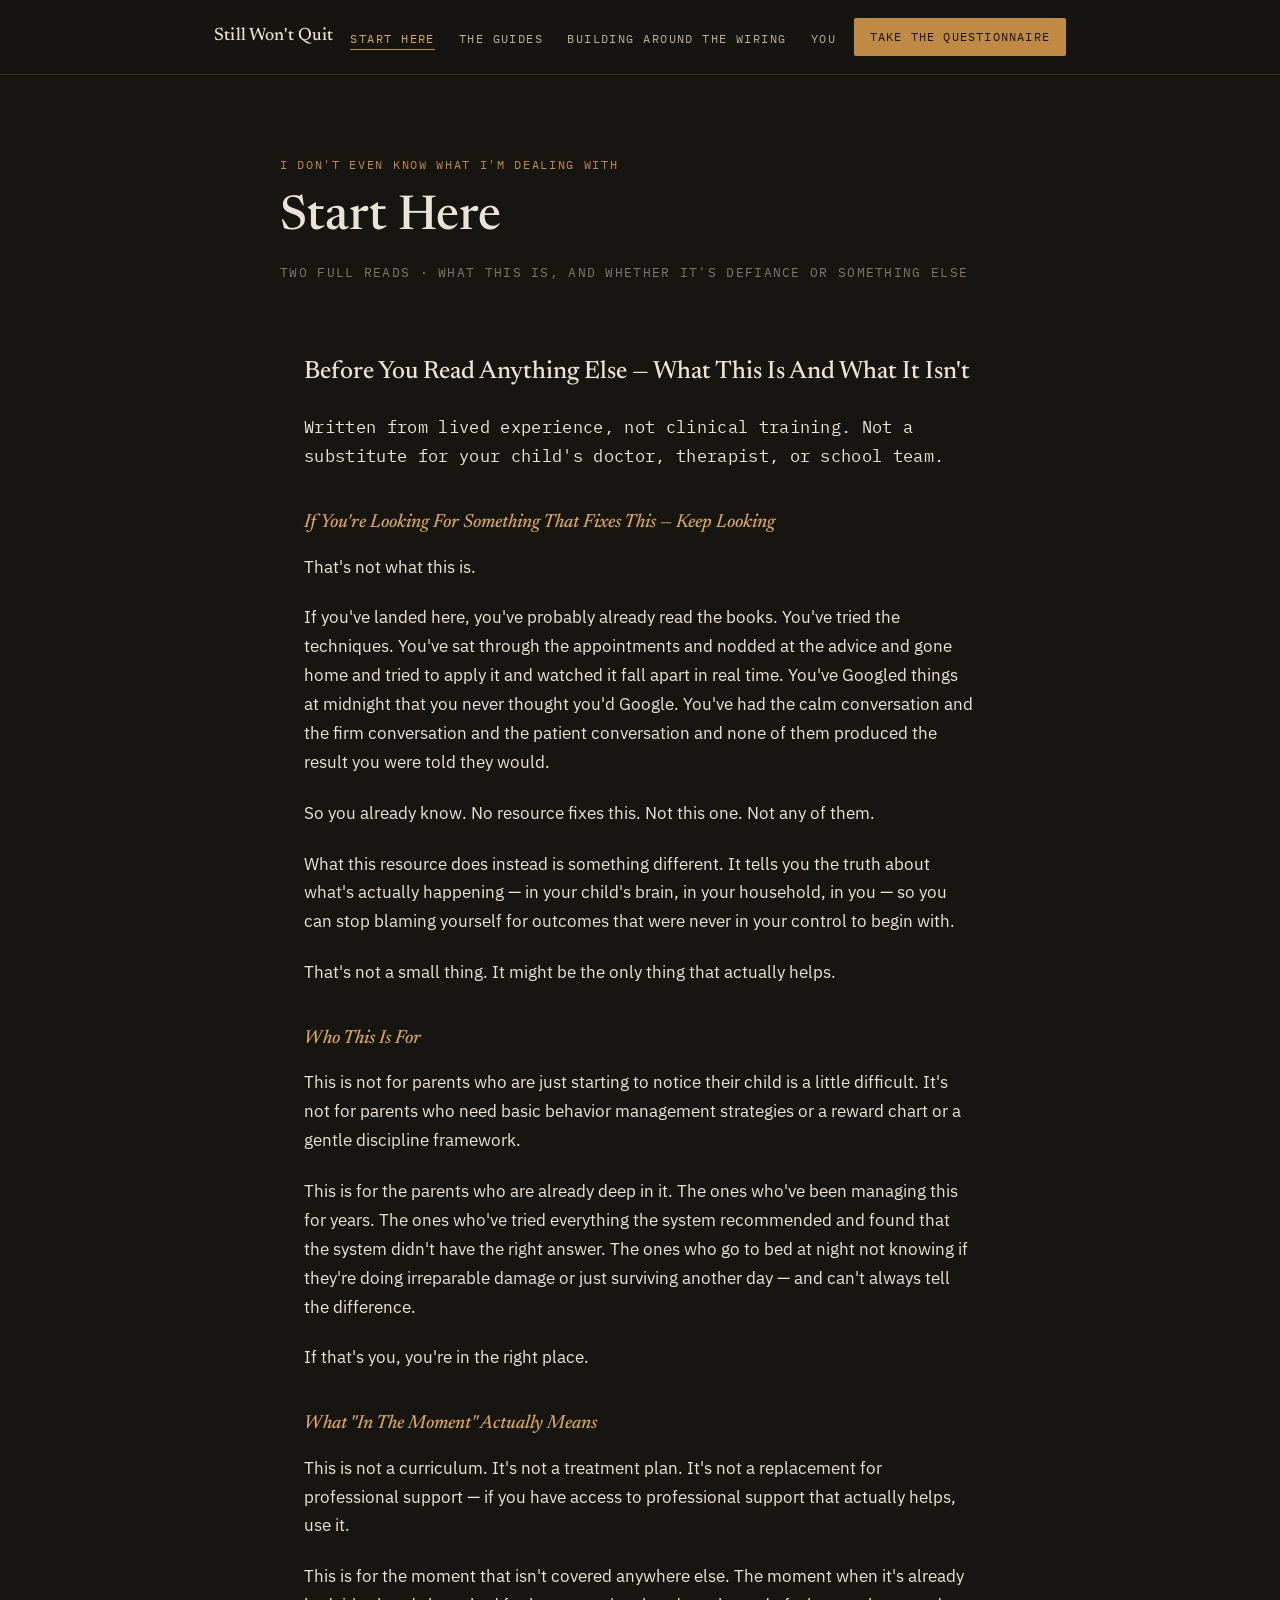
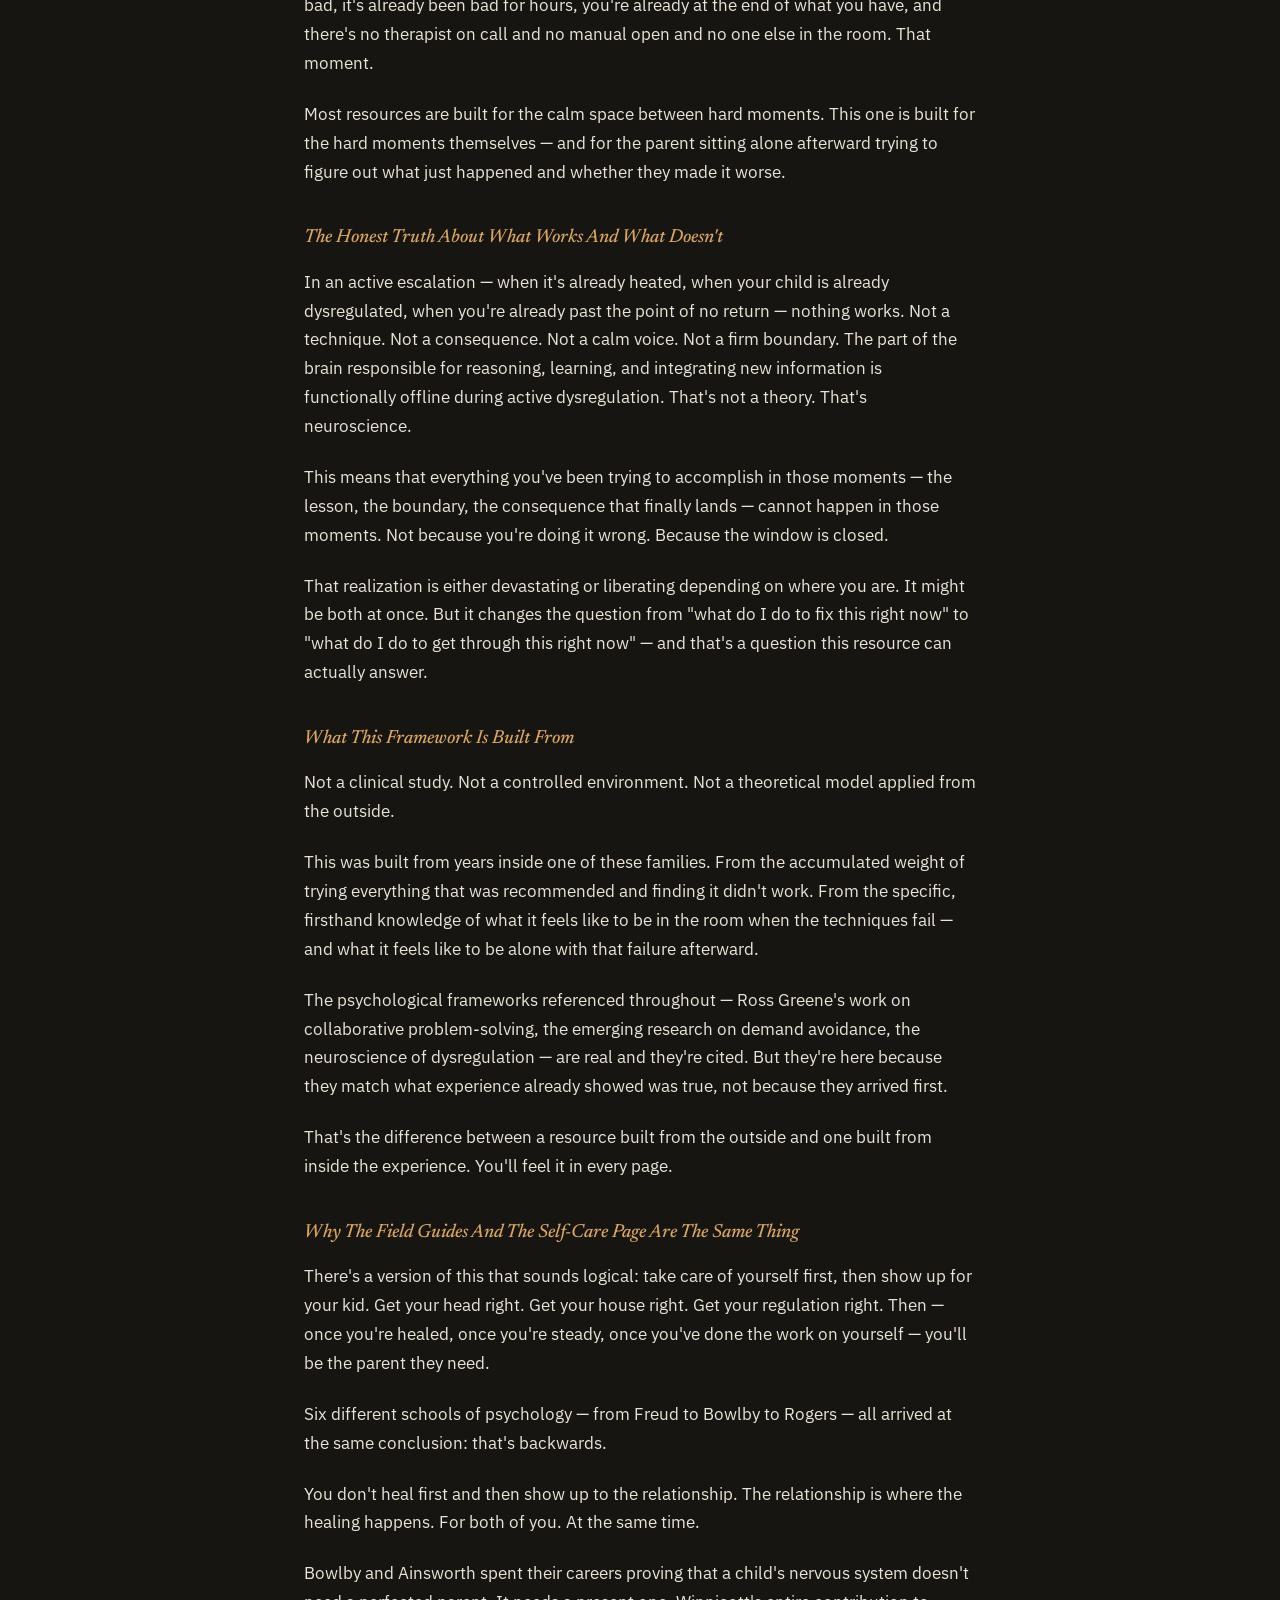
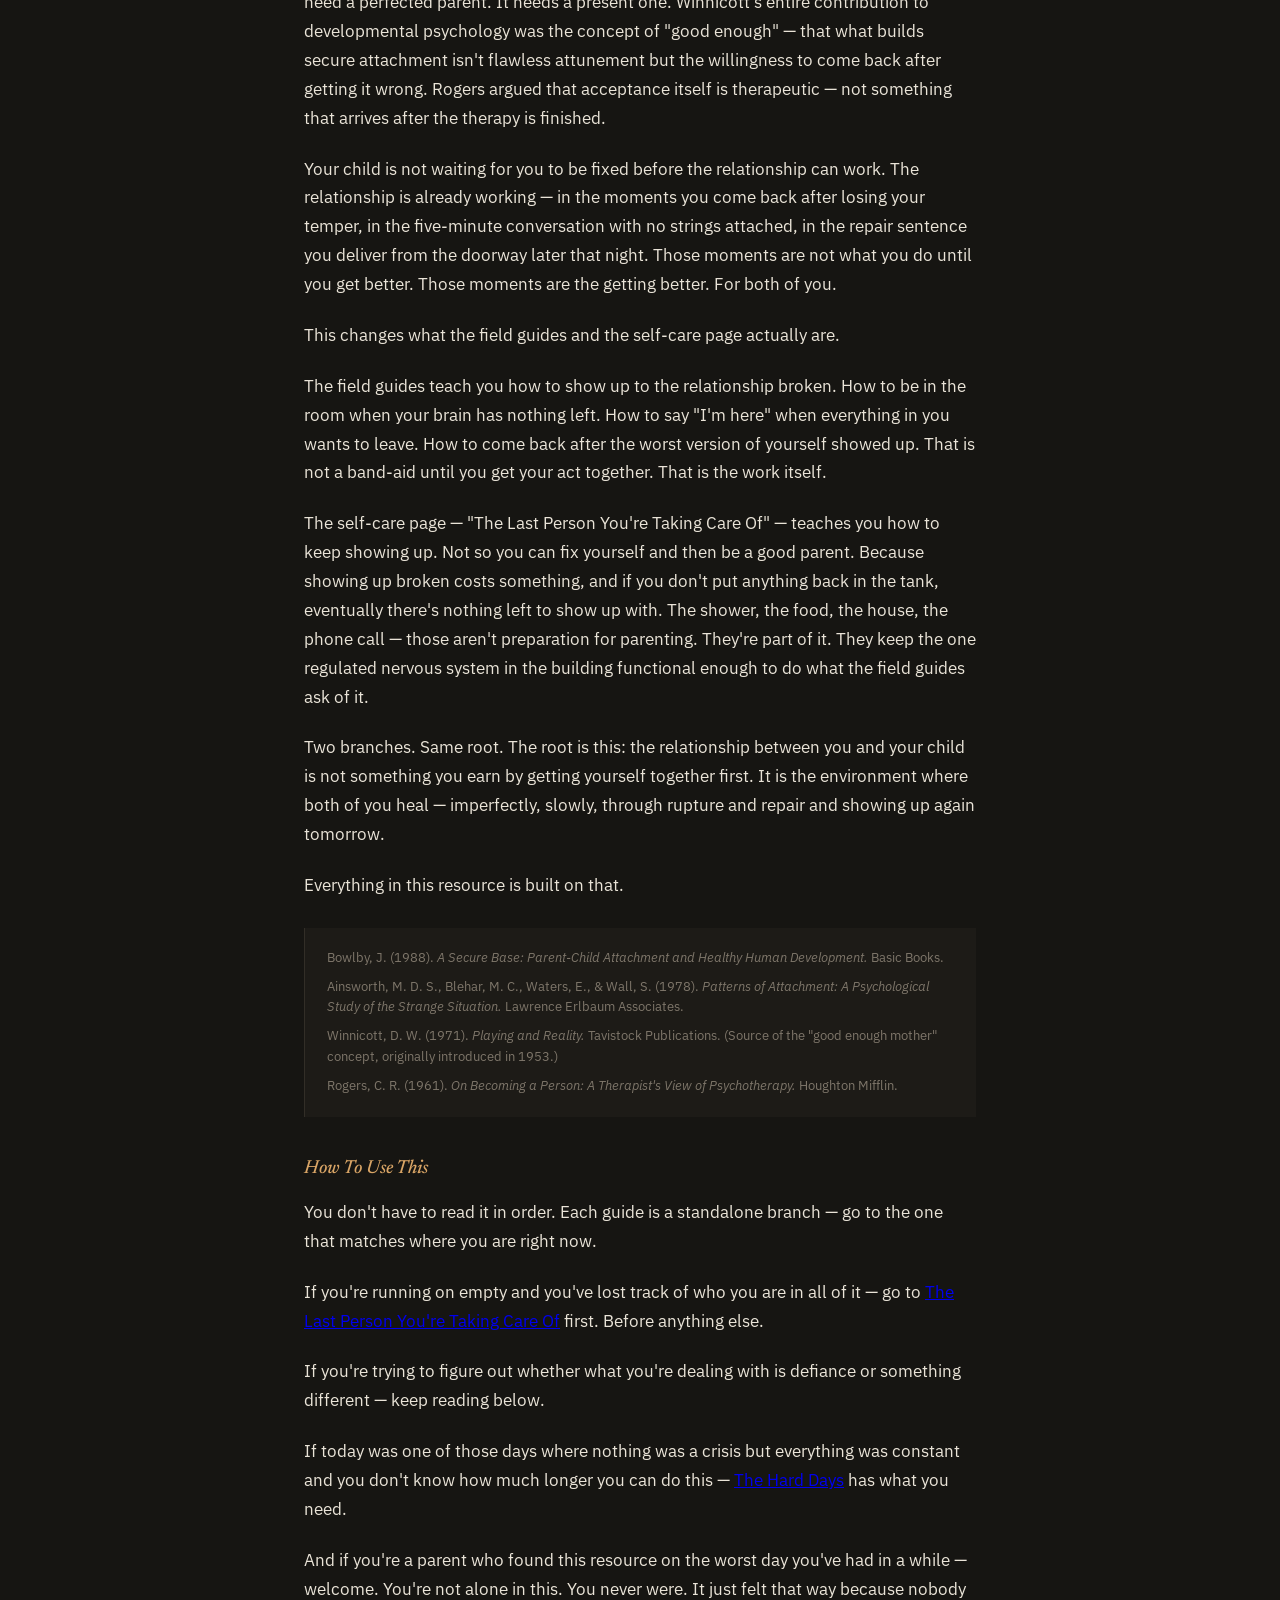
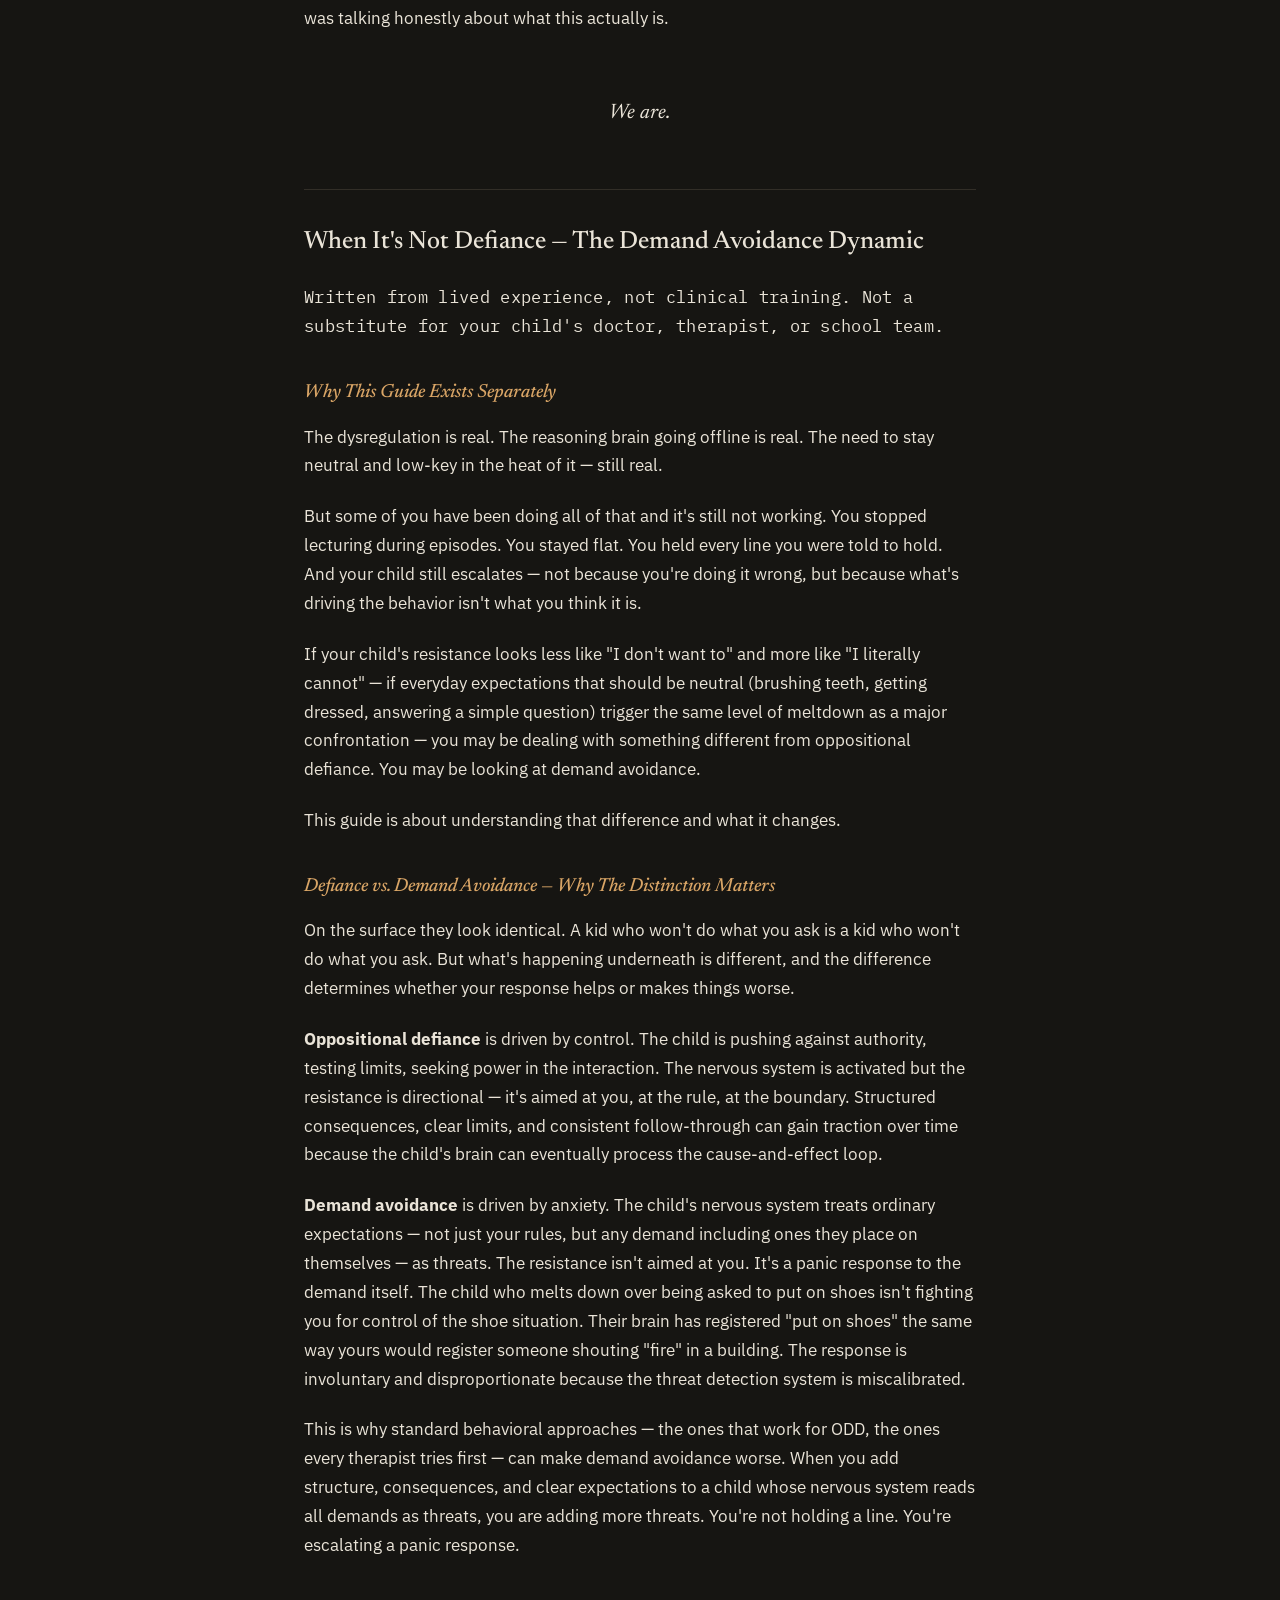
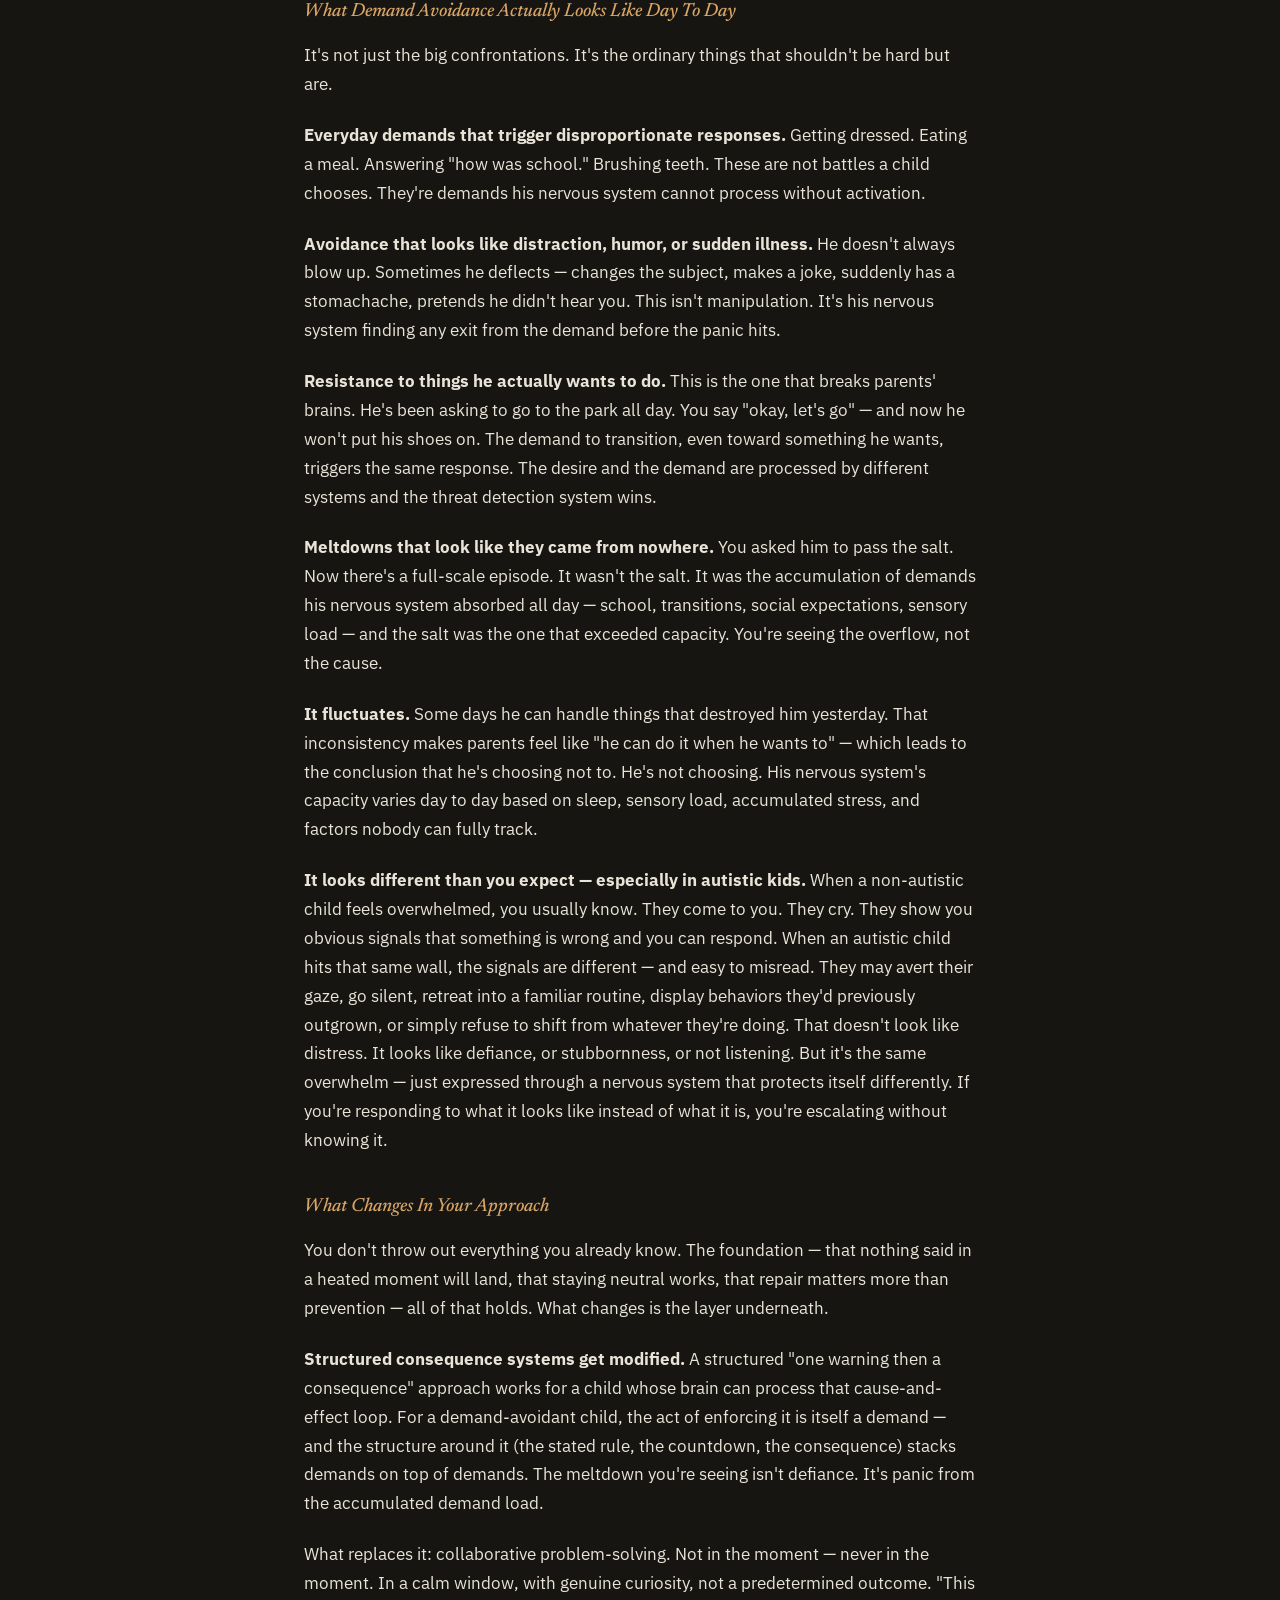
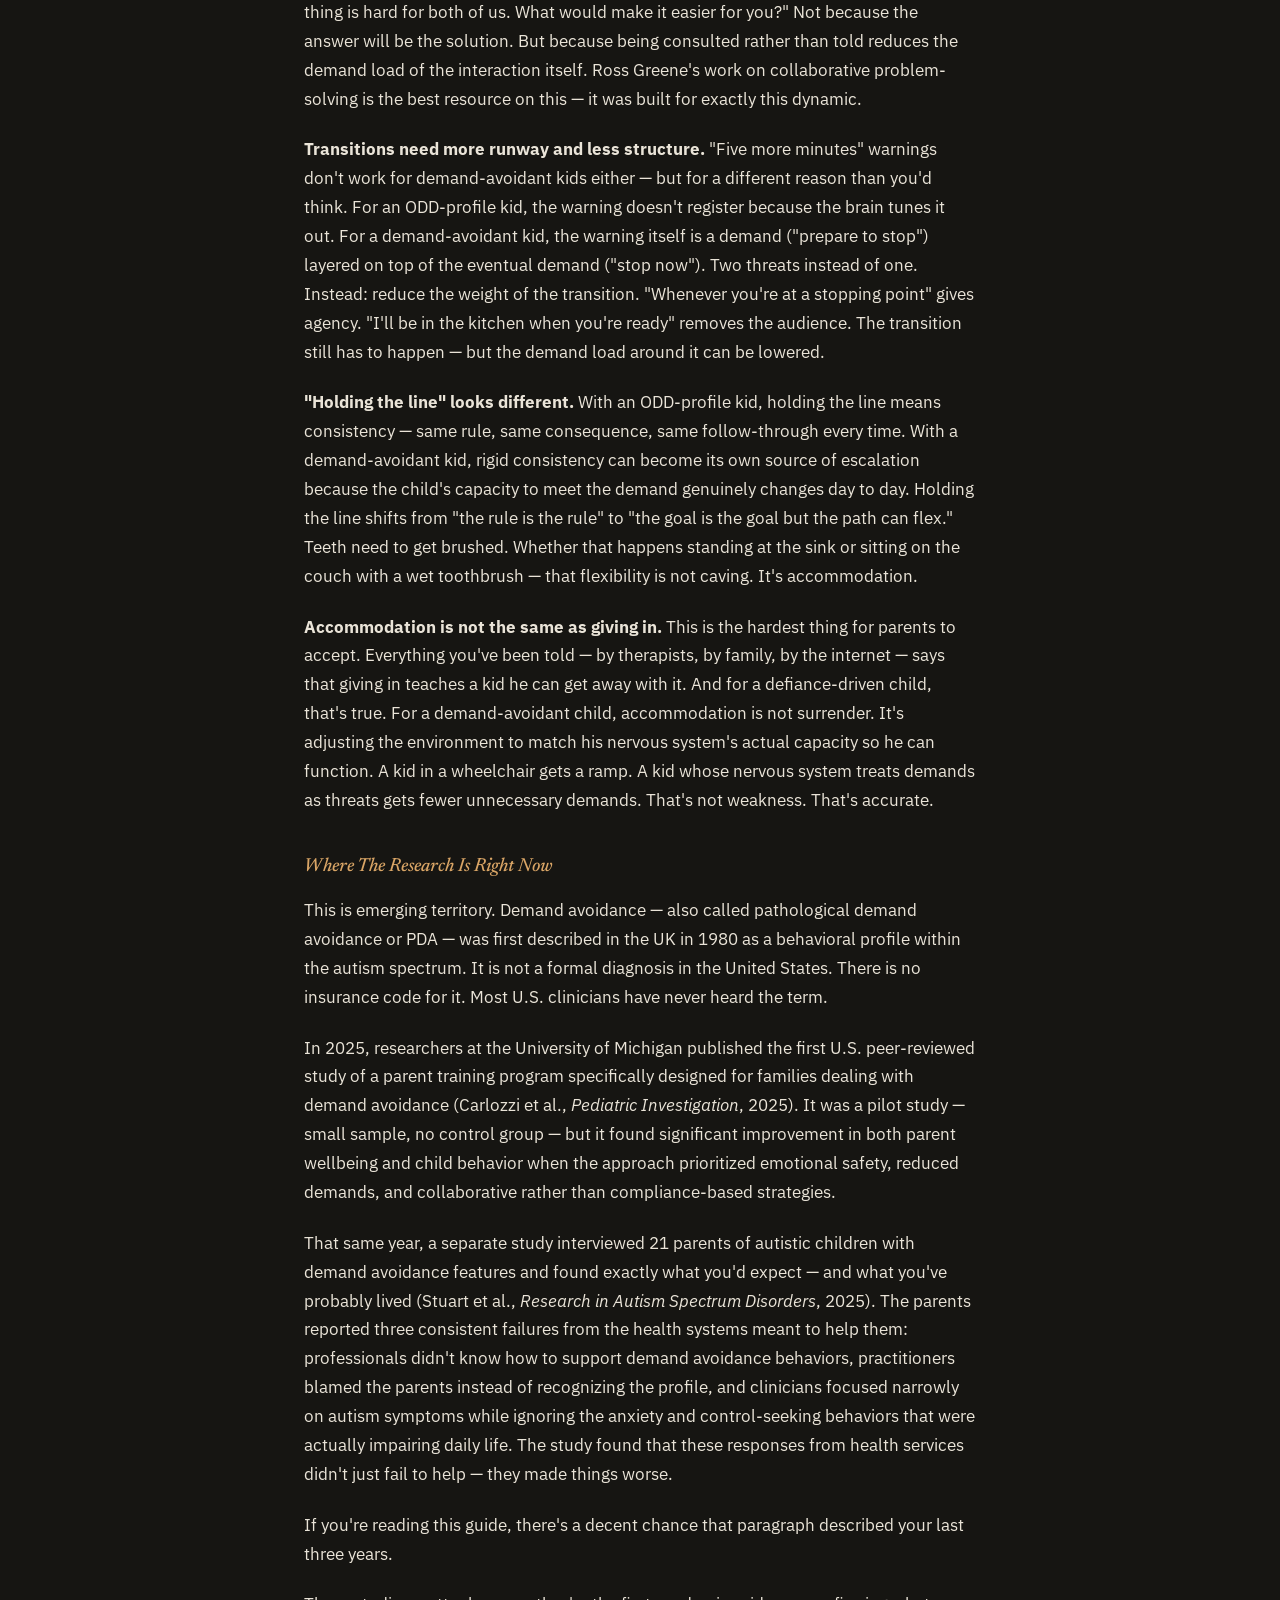
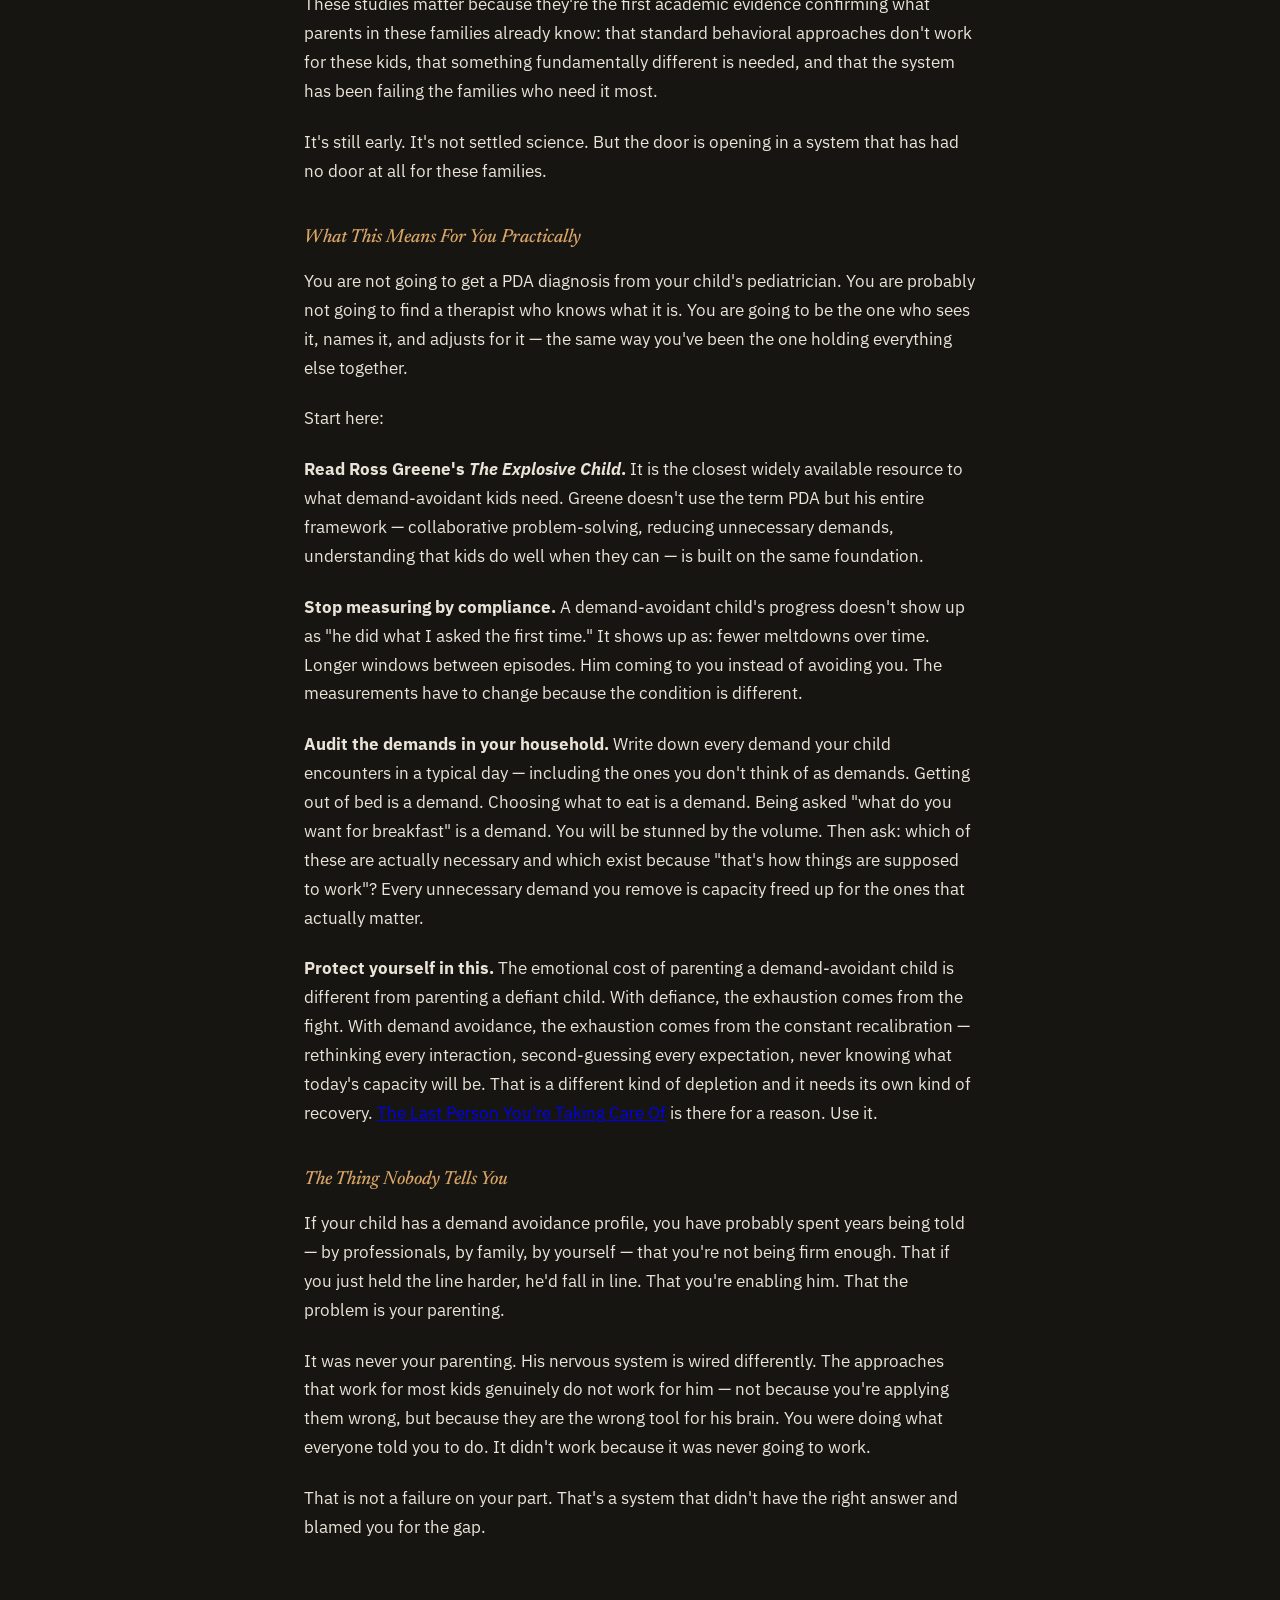
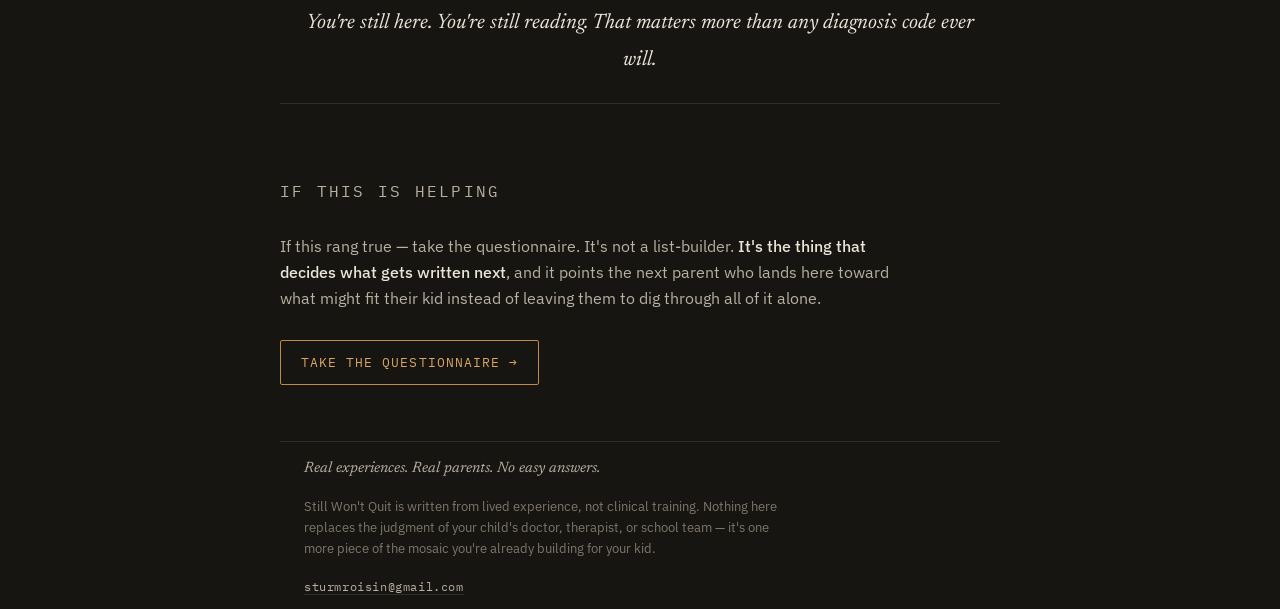
<file: start-here.html>
<!DOCTYPE html>
<html lang="en">
<head>
<meta charset="UTF-8">
<meta name="viewport" content="width=device-width, initial-scale=1.0">
<title>Start Here — Still Won't Quit</title>
<meta name="description" content="What this resource is and isn't, and how to tell whether what you're dealing with is defiance or something else entirely.">
<link rel="stylesheet" href="style.css">
</head>
<body>

<nav class="site-nav">
  <div class="nav-inner">
    <a href="index.html" class="nav-mark">Still Won't Quit</a>
    <ul class="nav-links">
      <li><a href="start-here.html" class="active">Start Here</a></li>
      <li><a href="guides.html">The Guides</a></li>
      <li><a href="building-around-the-wiring.html">Building Around the Wiring</a></li>
      <li><a href="you.html">You</a></li>
    </ul>
    <button class="nav-toggle" aria-label="Open menu" aria-expanded="false" aria-controls="mobile-menu">
      <span class="nav-toggle-bar"></span>
      <span class="nav-toggle-bar"></span>
      <span class="nav-toggle-bar"></span>
    </button>
    <a href="questionnaire.html" class="nav-cta">Take the Questionnaire</a>
  </div>
  <div class="mobile-menu" id="mobile-menu">
    <a href="start-here.html">Start Here</a>
    <a href="guides.html">The Guides</a>
    <a href="building-around-the-wiring.html">Building Around the Wiring</a>
    <a href="you.html">You</a>
    <a href="questionnaire.html" class="mobile-cta">Take the Questionnaire</a>
  </div>
</nav>

<header class="article-header wrap">
  <p class="eyebrow">I don't even know what I'm dealing with</p>
  <h1>Start Here</h1>
  <p class="subtitle">Two full reads &middot; What this is, and whether it's defiance or something else</p>
</header>

<article class="article-body wrap">

<h2>Before You Read Anything Else — What This Is And What It Isn't</h2>
<p class="disclaimer-line">Written from lived experience, not clinical training. Not a substitute for your child's doctor, therapist, or school team.</p>

<h3>If You're Looking For Something That Fixes This — Keep Looking</h3>

<p>That's not what this is.</p>

<p>If you've landed here, you've probably already read the books. You've tried the techniques. You've sat through the appointments and nodded at the advice and gone home and tried to apply it and watched it fall apart in real time. You've Googled things at midnight that you never thought you'd Google. You've had the calm conversation and the firm conversation and the patient conversation and none of them produced the result you were told they would.</p>

<p>So you already know. No resource fixes this. Not this one. Not any of them.</p>

<p>What this resource does instead is something different. It tells you the truth about what's actually happening &mdash; in your child's brain, in your household, in you &mdash; so you can stop blaming yourself for outcomes that were never in your control to begin with.</p>

<p>That's not a small thing. It might be the only thing that actually helps.</p>

<h3>Who This Is For</h3>

<p>This is not for parents who are just starting to notice their child is a little difficult. It's not for parents who need basic behavior management strategies or a reward chart or a gentle discipline framework.</p>

<p>This is for the parents who are already deep in it. The ones who've been managing this for years. The ones who've tried everything the system recommended and found that the system didn't have the right answer. The ones who go to bed at night not knowing if they're doing irreparable damage or just surviving another day &mdash; and can't always tell the difference.</p>

<p>If that's you, you're in the right place.</p>

<h3>What "In The Moment" Actually Means</h3>

<p>This is not a curriculum. It's not a treatment plan. It's not a replacement for professional support &mdash; if you have access to professional support that actually helps, use it.</p>

<p>This is for the moment that isn't covered anywhere else. The moment when it's already bad, it's already been bad for hours, you're already at the end of what you have, and there's no therapist on call and no manual open and no one else in the room. That moment.</p>

<p>Most resources are built for the calm space between hard moments. This one is built for the hard moments themselves &mdash; and for the parent sitting alone afterward trying to figure out what just happened and whether they made it worse.</p>

<h3>The Honest Truth About What Works And What Doesn't</h3>

<p>In an active escalation &mdash; when it's already heated, when your child is already dysregulated, when you're already past the point of no return &mdash; nothing works. Not a technique. Not a consequence. Not a calm voice. Not a firm boundary. The part of the brain responsible for reasoning, learning, and integrating new information is functionally offline during active dysregulation. That's not a theory. That's neuroscience.</p>

<p>This means that everything you've been trying to accomplish in those moments &mdash; the lesson, the boundary, the consequence that finally lands &mdash; cannot happen in those moments. Not because you're doing it wrong. Because the window is closed.</p>

<p>That realization is either devastating or liberating depending on where you are. It might be both at once. But it changes the question from "what do I do to fix this right now" to "what do I do to get through this right now" &mdash; and that's a question this resource can actually answer.</p>

<h3>What This Framework Is Built From</h3>

<p>Not a clinical study. Not a controlled environment. Not a theoretical model applied from the outside.</p>

<p>This was built from years inside one of these families. From the accumulated weight of trying everything that was recommended and finding it didn't work. From the specific, firsthand knowledge of what it feels like to be in the room when the techniques fail &mdash; and what it feels like to be alone with that failure afterward.</p>

<p>The psychological frameworks referenced throughout &mdash; Ross Greene's work on collaborative problem-solving, the emerging research on demand avoidance, the neuroscience of dysregulation &mdash; are real and they're cited. But they're here because they match what experience already showed was true, not because they arrived first.</p>

<p>That's the difference between a resource built from the outside and one built from inside the experience. You'll feel it in every page.</p>

<h3>Why The Field Guides And The Self-Care Page Are The Same Thing</h3>

<p>There's a version of this that sounds logical: take care of yourself first, then show up for your kid. Get your head right. Get your house right. Get your regulation right. Then &mdash; once you're healed, once you're steady, once you've done the work on yourself &mdash; you'll be the parent they need.</p>

<p>Six different schools of psychology &mdash; from Freud to Bowlby to Rogers &mdash; all arrived at the same conclusion: that's backwards.</p>

<p>You don't heal first and then show up to the relationship. The relationship is where the healing happens. For both of you. At the same time.</p>

<p>Bowlby and Ainsworth spent their careers proving that a child's nervous system doesn't need a perfected parent. It needs a present one. Winnicott's entire contribution to developmental psychology was the concept of "good enough" &mdash; that what builds secure attachment isn't flawless attunement but the willingness to come back after getting it wrong. Rogers argued that acceptance itself is therapeutic &mdash; not something that arrives after the therapy is finished.</p>

<p>Your child is not waiting for you to be fixed before the relationship can work. The relationship is already working &mdash; in the moments you come back after losing your temper, in the five-minute conversation with no strings attached, in the repair sentence you deliver from the doorway later that night. Those moments are not what you do until you get better. Those moments are the getting better. For both of you.</p>

<p>This changes what the field guides and the self-care page actually are.</p>

<p>The field guides teach you how to show up to the relationship broken. How to be in the room when your brain has nothing left. How to say "I'm here" when everything in you wants to leave. How to come back after the worst version of yourself showed up. That is not a band-aid until you get your act together. That is the work itself.</p>

<p>The self-care page &mdash; "The Last Person You're Taking Care Of" &mdash; teaches you how to keep showing up. Not so you can fix yourself and then be a good parent. Because showing up broken costs something, and if you don't put anything back in the tank, eventually there's nothing left to show up with. The shower, the food, the house, the phone call &mdash; those aren't preparation for parenting. They're part of it. They keep the one regulated nervous system in the building functional enough to do what the field guides ask of it.</p>

<p>Two branches. Same root. The root is this: the relationship between you and your child is not something you earn by getting yourself together first. It is the environment where both of you heal &mdash; imperfectly, slowly, through rupture and repair and showing up again tomorrow.</p>

<p>Everything in this resource is built on that.</p>

<div class="refs">
  <p>Bowlby, J. (1988). <em>A Secure Base: Parent-Child Attachment and Healthy Human Development.</em> Basic Books.</p>
  <p>Ainsworth, M. D. S., Blehar, M. C., Waters, E., &amp; Wall, S. (1978). <em>Patterns of Attachment: A Psychological Study of the Strange Situation.</em> Lawrence Erlbaum Associates.</p>
  <p>Winnicott, D. W. (1971). <em>Playing and Reality.</em> Tavistock Publications. (Source of the "good enough mother" concept, originally introduced in 1953.)</p>
  <p>Rogers, C. R. (1961). <em>On Becoming a Person: A Therapist's View of Psychotherapy.</em> Houghton Mifflin.</p>
</div>

<h3>How To Use This</h3>

<p>You don't have to read it in order. Each guide is a standalone branch &mdash; go to the one that matches where you are right now.</p>

<p>If you're running on empty and you've lost track of who you are in all of it &mdash; go to <a href="you.html">The Last Person You're Taking Care Of</a> first. Before anything else.</p>

<p>If you're trying to figure out whether what you're dealing with is defiance or something different &mdash; keep reading below.</p>

<p>If today was one of those days where nothing was a crisis but everything was constant and you don't know how much longer you can do this &mdash; <a href="guides.html#hard-days">The Hard Days</a> has what you need.</p>

<p>And if you're a parent who found this resource on the worst day you've had in a while &mdash; welcome. You're not alone in this. You never were. It just felt that way because nobody was talking honestly about what this actually is.</p>

<p class="closing-line">We are.</p>

<h2 id="fg6">When It's Not Defiance — The Demand Avoidance Dynamic</h2>
<p class="disclaimer-line">Written from lived experience, not clinical training. Not a substitute for your child's doctor, therapist, or school team.</p>

<h3>Why This Guide Exists Separately</h3>

<p>The dysregulation is real. The reasoning brain going offline is real. The need to stay neutral and low-key in the heat of it &mdash; still real.</p>

<p>But some of you have been doing all of that and it's still not working. You stopped lecturing during episodes. You stayed flat. You held every line you were told to hold. And your child still escalates &mdash; not because you're doing it wrong, but because what's driving the behavior isn't what you think it is.</p>

<p>If your child's resistance looks less like "I don't want to" and more like "I literally cannot" &mdash; if everyday expectations that should be neutral (brushing teeth, getting dressed, answering a simple question) trigger the same level of meltdown as a major confrontation &mdash; you may be dealing with something different from oppositional defiance. You may be looking at demand avoidance.</p>

<p>This guide is about understanding that difference and what it changes.</p>

<h3>Defiance vs. Demand Avoidance &mdash; Why The Distinction Matters</h3>

<p>On the surface they look identical. A kid who won't do what you ask is a kid who won't do what you ask. But what's happening underneath is different, and the difference determines whether your response helps or makes things worse.</p>

<p><strong>Oppositional defiance</strong> is driven by control. The child is pushing against authority, testing limits, seeking power in the interaction. The nervous system is activated but the resistance is directional &mdash; it's aimed at you, at the rule, at the boundary. Structured consequences, clear limits, and consistent follow-through can gain traction over time because the child's brain can eventually process the cause-and-effect loop.</p>

<p><strong>Demand avoidance</strong> is driven by anxiety. The child's nervous system treats ordinary expectations &mdash; not just your rules, but any demand including ones they place on themselves &mdash; as threats. The resistance isn't aimed at you. It's a panic response to the demand itself. The child who melts down over being asked to put on shoes isn't fighting you for control of the shoe situation. Their brain has registered "put on shoes" the same way yours would register someone shouting "fire" in a building. The response is involuntary and disproportionate because the threat detection system is miscalibrated.</p>

<p>This is why standard behavioral approaches &mdash; the ones that work for ODD, the ones every therapist tries first &mdash; can make demand avoidance worse. When you add structure, consequences, and clear expectations to a child whose nervous system reads all demands as threats, you are adding more threats. You're not holding a line. You're escalating a panic response.</p>

<h3>What Demand Avoidance Actually Looks Like Day To Day</h3>

<p>It's not just the big confrontations. It's the ordinary things that shouldn't be hard but are.</p>

<p><strong>Everyday demands that trigger disproportionate responses.</strong> Getting dressed. Eating a meal. Answering "how was school." Brushing teeth. These are not battles a child chooses. They're demands his nervous system cannot process without activation.</p>

<p><strong>Avoidance that looks like distraction, humor, or sudden illness.</strong> He doesn't always blow up. Sometimes he deflects &mdash; changes the subject, makes a joke, suddenly has a stomachache, pretends he didn't hear you. This isn't manipulation. It's his nervous system finding any exit from the demand before the panic hits.</p>

<p><strong>Resistance to things he actually wants to do.</strong> This is the one that breaks parents' brains. He's been asking to go to the park all day. You say "okay, let's go" &mdash; and now he won't put his shoes on. The demand to transition, even toward something he wants, triggers the same response. The desire and the demand are processed by different systems and the threat detection system wins.</p>

<p><strong>Meltdowns that look like they came from nowhere.</strong> You asked him to pass the salt. Now there's a full-scale episode. It wasn't the salt. It was the accumulation of demands his nervous system absorbed all day &mdash; school, transitions, social expectations, sensory load &mdash; and the salt was the one that exceeded capacity. You're seeing the overflow, not the cause.</p>

<p><strong>It fluctuates.</strong> Some days he can handle things that destroyed him yesterday. That inconsistency makes parents feel like "he can do it when he wants to" &mdash; which leads to the conclusion that he's choosing not to. He's not choosing. His nervous system's capacity varies day to day based on sleep, sensory load, accumulated stress, and factors nobody can fully track.</p>

<p><strong>It looks different than you expect &mdash; especially in autistic kids.</strong> When a non-autistic child feels overwhelmed, you usually know. They come to you. They cry. They show you obvious signals that something is wrong and you can respond. When an autistic child hits that same wall, the signals are different &mdash; and easy to misread. They may avert their gaze, go silent, retreat into a familiar routine, display behaviors they'd previously outgrown, or simply refuse to shift from whatever they're doing. That doesn't look like distress. It looks like defiance, or stubbornness, or not listening. But it's the same overwhelm &mdash; just expressed through a nervous system that protects itself differently. If you're responding to what it looks like instead of what it is, you're escalating without knowing it.</p>

<h3>What Changes In Your Approach</h3>

<p>You don't throw out everything you already know. The foundation &mdash; that nothing said in a heated moment will land, that staying neutral works, that repair matters more than prevention &mdash; all of that holds. What changes is the layer underneath.</p>

<p><strong>Structured consequence systems get modified.</strong> A structured "one warning then a consequence" approach works for a child whose brain can process that cause-and-effect loop. For a demand-avoidant child, the act of enforcing it is itself a demand &mdash; and the structure around it (the stated rule, the countdown, the consequence) stacks demands on top of demands. The meltdown you're seeing isn't defiance. It's panic from the accumulated demand load.</p>

<p>What replaces it: collaborative problem-solving. Not in the moment &mdash; never in the moment. In a calm window, with genuine curiosity, not a predetermined outcome. "This thing is hard for both of us. What would make it easier for you?" Not because the answer will be the solution. But because being consulted rather than told reduces the demand load of the interaction itself. Ross Greene's work on collaborative problem-solving is the best resource on this &mdash; it was built for exactly this dynamic.</p>

<p><strong>Transitions need more runway and less structure.</strong> "Five more minutes" warnings don't work for demand-avoidant kids either &mdash; but for a different reason than you'd think. For an ODD-profile kid, the warning doesn't register because the brain tunes it out. For a demand-avoidant kid, the warning itself is a demand ("prepare to stop") layered on top of the eventual demand ("stop now"). Two threats instead of one. Instead: reduce the weight of the transition. "Whenever you're at a stopping point" gives agency. "I'll be in the kitchen when you're ready" removes the audience. The transition still has to happen &mdash; but the demand load around it can be lowered.</p>

<p><strong>"Holding the line" looks different.</strong> With an ODD-profile kid, holding the line means consistency &mdash; same rule, same consequence, same follow-through every time. With a demand-avoidant kid, rigid consistency can become its own source of escalation because the child's capacity to meet the demand genuinely changes day to day. Holding the line shifts from "the rule is the rule" to "the goal is the goal but the path can flex." Teeth need to get brushed. Whether that happens standing at the sink or sitting on the couch with a wet toothbrush &mdash; that flexibility is not caving. It's accommodation.</p>

<p><strong>Accommodation is not the same as giving in.</strong> This is the hardest thing for parents to accept. Everything you've been told &mdash; by therapists, by family, by the internet &mdash; says that giving in teaches a kid he can get away with it. And for a defiance-driven child, that's true. For a demand-avoidant child, accommodation is not surrender. It's adjusting the environment to match his nervous system's actual capacity so he can function. A kid in a wheelchair gets a ramp. A kid whose nervous system treats demands as threats gets fewer unnecessary demands. That's not weakness. That's accurate.</p>

<h3>Where The Research Is Right Now</h3>

<p>This is emerging territory. Demand avoidance &mdash; also called pathological demand avoidance or PDA &mdash; was first described in the UK in 1980 as a behavioral profile within the autism spectrum. It is not a formal diagnosis in the United States. There is no insurance code for it. Most U.S. clinicians have never heard the term.</p>

<p>In 2025, researchers at the University of Michigan published the first U.S. peer-reviewed study of a parent training program specifically designed for families dealing with demand avoidance (Carlozzi et al., <em>Pediatric Investigation</em>, 2025). It was a pilot study &mdash; small sample, no control group &mdash; but it found significant improvement in both parent wellbeing and child behavior when the approach prioritized emotional safety, reduced demands, and collaborative rather than compliance-based strategies.</p>

<p>That same year, a separate study interviewed 21 parents of autistic children with demand avoidance features and found exactly what you'd expect &mdash; and what you've probably lived (Stuart et al., <em>Research in Autism Spectrum Disorders</em>, 2025). The parents reported three consistent failures from the health systems meant to help them: professionals didn't know how to support demand avoidance behaviors, practitioners blamed the parents instead of recognizing the profile, and clinicians focused narrowly on autism symptoms while ignoring the anxiety and control-seeking behaviors that were actually impairing daily life. The study found that these responses from health services didn't just fail to help &mdash; they made things worse.</p>

<p>If you're reading this guide, there's a decent chance that paragraph described your last three years.</p>

<p>These studies matter because they're the first academic evidence confirming what parents in these families already know: that standard behavioral approaches don't work for these kids, that something fundamentally different is needed, and that the system has been failing the families who need it most.</p>

<p>It's still early. It's not settled science. But the door is opening in a system that has had no door at all for these families.</p>

<h3>What This Means For You Practically</h3>

<p>You are not going to get a PDA diagnosis from your child's pediatrician. You are probably not going to find a therapist who knows what it is. You are going to be the one who sees it, names it, and adjusts for it &mdash; the same way you've been the one holding everything else together.</p>

<p>Start here:</p>

<p><strong>Read Ross Greene's <em>The Explosive Child</em>.</strong> It is the closest widely available resource to what demand-avoidant kids need. Greene doesn't use the term PDA but his entire framework &mdash; collaborative problem-solving, reducing unnecessary demands, understanding that kids do well when they can &mdash; is built on the same foundation.</p>

<p><strong>Stop measuring by compliance.</strong> A demand-avoidant child's progress doesn't show up as "he did what I asked the first time." It shows up as: fewer meltdowns over time. Longer windows between episodes. Him coming to you instead of avoiding you. The measurements have to change because the condition is different.</p>

<p><strong>Audit the demands in your household.</strong> Write down every demand your child encounters in a typical day &mdash; including the ones you don't think of as demands. Getting out of bed is a demand. Choosing what to eat is a demand. Being asked "what do you want for breakfast" is a demand. You will be stunned by the volume. Then ask: which of these are actually necessary and which exist because "that's how things are supposed to work"? Every unnecessary demand you remove is capacity freed up for the ones that actually matter.</p>

<p><strong>Protect yourself in this.</strong> The emotional cost of parenting a demand-avoidant child is different from parenting a defiant child. With defiance, the exhaustion comes from the fight. With demand avoidance, the exhaustion comes from the constant recalibration &mdash; rethinking every interaction, second-guessing every expectation, never knowing what today's capacity will be. That is a different kind of depletion and it needs its own kind of recovery. <a href="you.html">The Last Person You're Taking Care Of</a> is there for a reason. Use it.</p>

<h3>The Thing Nobody Tells You</h3>

<p>If your child has a demand avoidance profile, you have probably spent years being told &mdash; by professionals, by family, by yourself &mdash; that you're not being firm enough. That if you just held the line harder, he'd fall in line. That you're enabling him. That the problem is your parenting.</p>

<p>It was never your parenting. His nervous system is wired differently. The approaches that work for most kids genuinely do not work for him &mdash; not because you're applying them wrong, but because they are the wrong tool for his brain. You were doing what everyone told you to do. It didn't work because it was never going to work.</p>

<p>That is not a failure on your part. That's a system that didn't have the right answer and blamed you for the gap.</p>

<p class="closing-line">You're still here. You're still reading. That matters more than any diagnosis code ever will.</p>

</article>

<section class="ask wrap">
  <div class="ask-inner">
    <p class="eyebrow">If this is helping</p>
    <p>If this rang true &mdash; take the questionnaire. It's not a list-builder. <strong>It's the thing that decides what gets written next</strong>, and it points the next parent who lands here toward what might fit their kid instead of leaving them to dig through all of it alone.</p>
    <a href="questionnaire.html" class="btn-ghost">Take the questionnaire &rarr;</a>
  </div>
</section>

<footer class="wrap">
  <p class="tagline">Real experiences. Real parents. No easy answers.</p>
  <p class="fine">Still Won't Quit is written from lived experience, not clinical training. Nothing here replaces the judgment of your child's doctor, therapist, or school team &mdash; it's one more piece of the mosaic you're already building for your kid.</p>
  <p class="contact"><a href="mailto:sturmroisin@gmail.com">sturmroisin@gmail.com</a></p>
</footer>

<script src="script.js"></script>
</body>
</html>
</file>
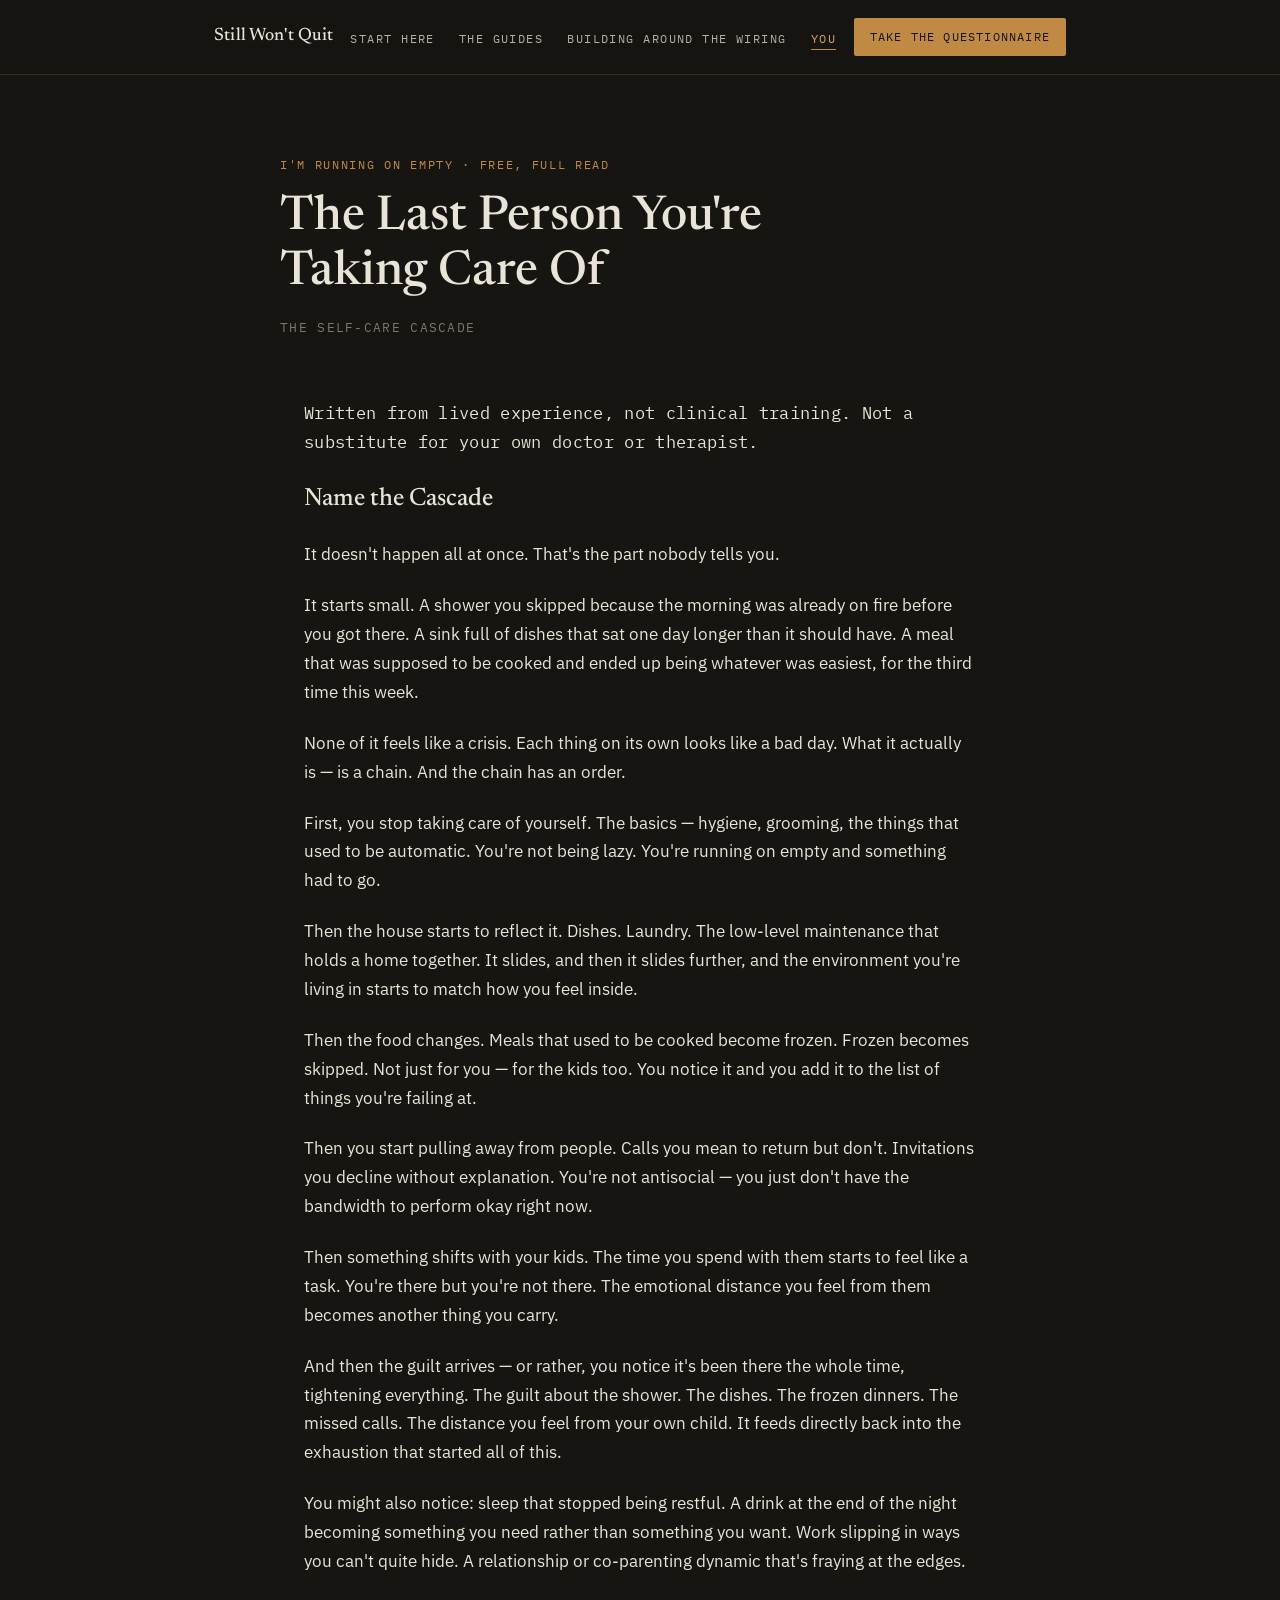
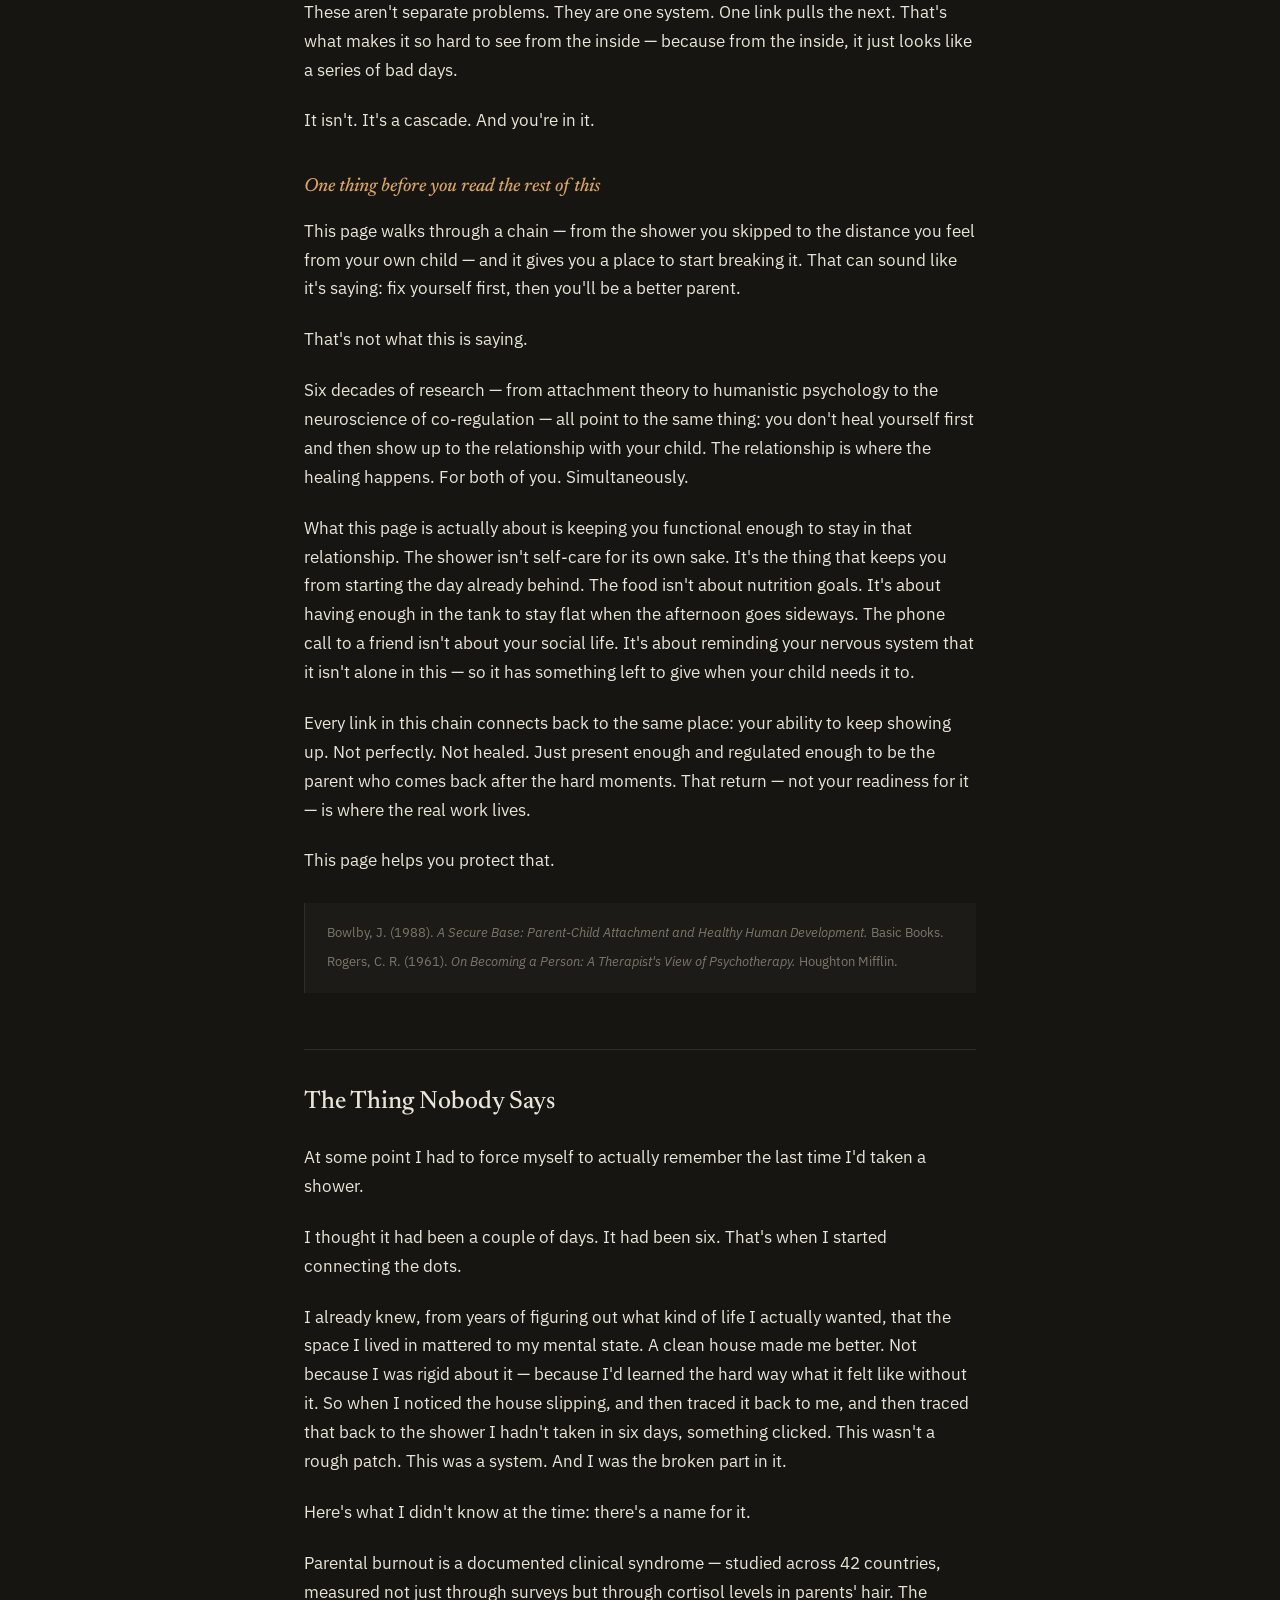
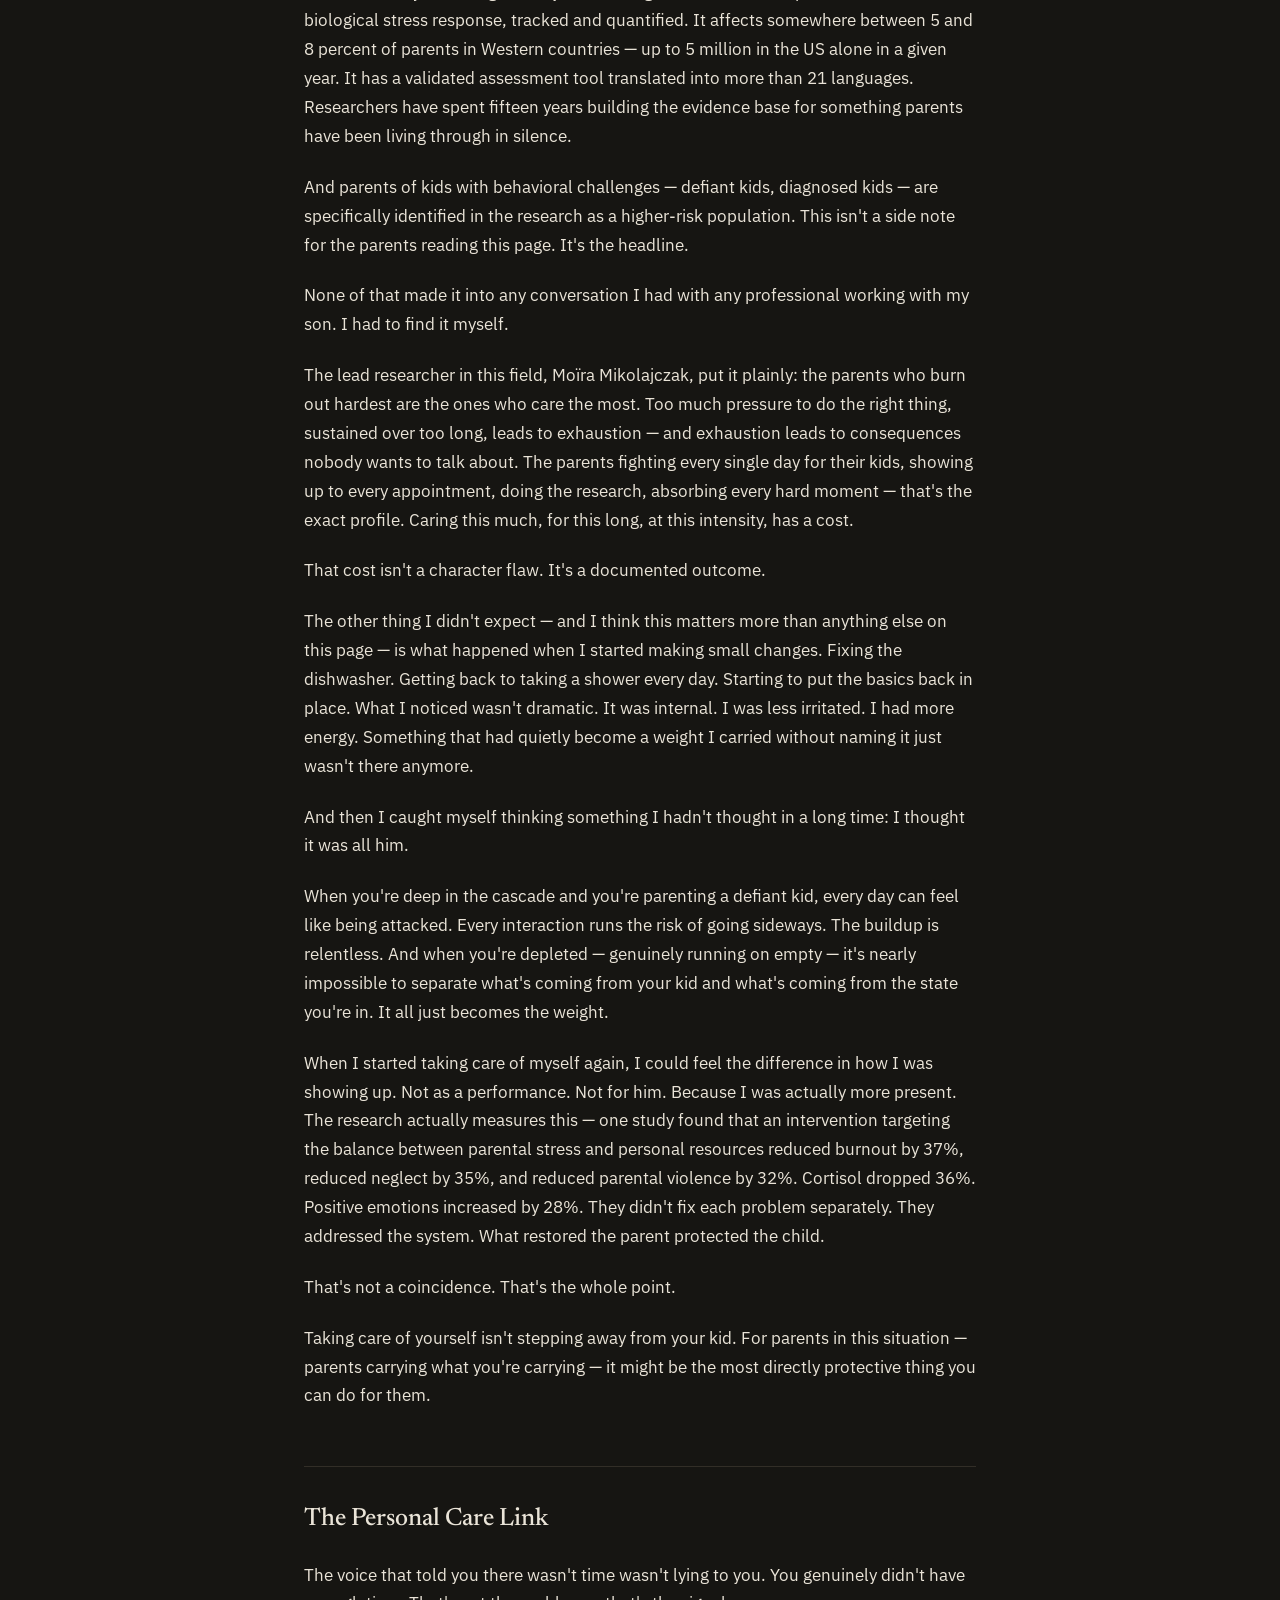
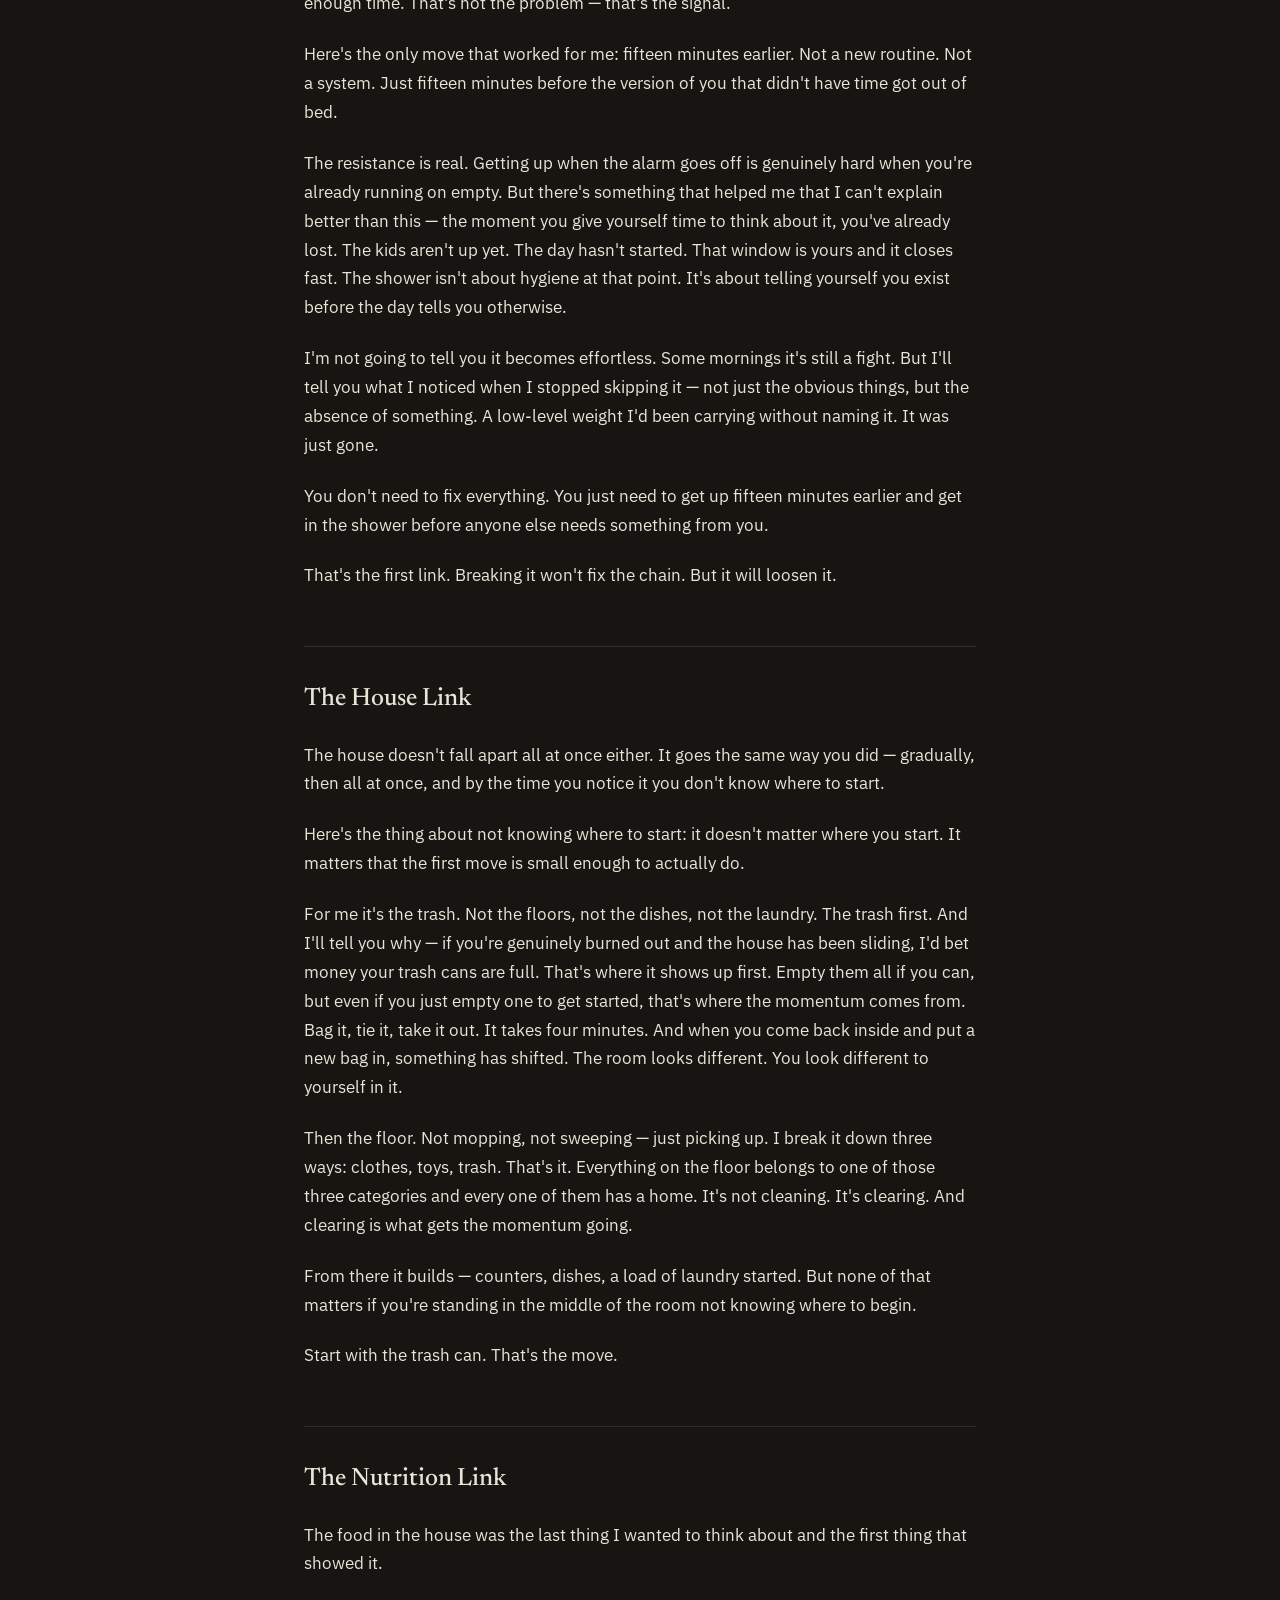
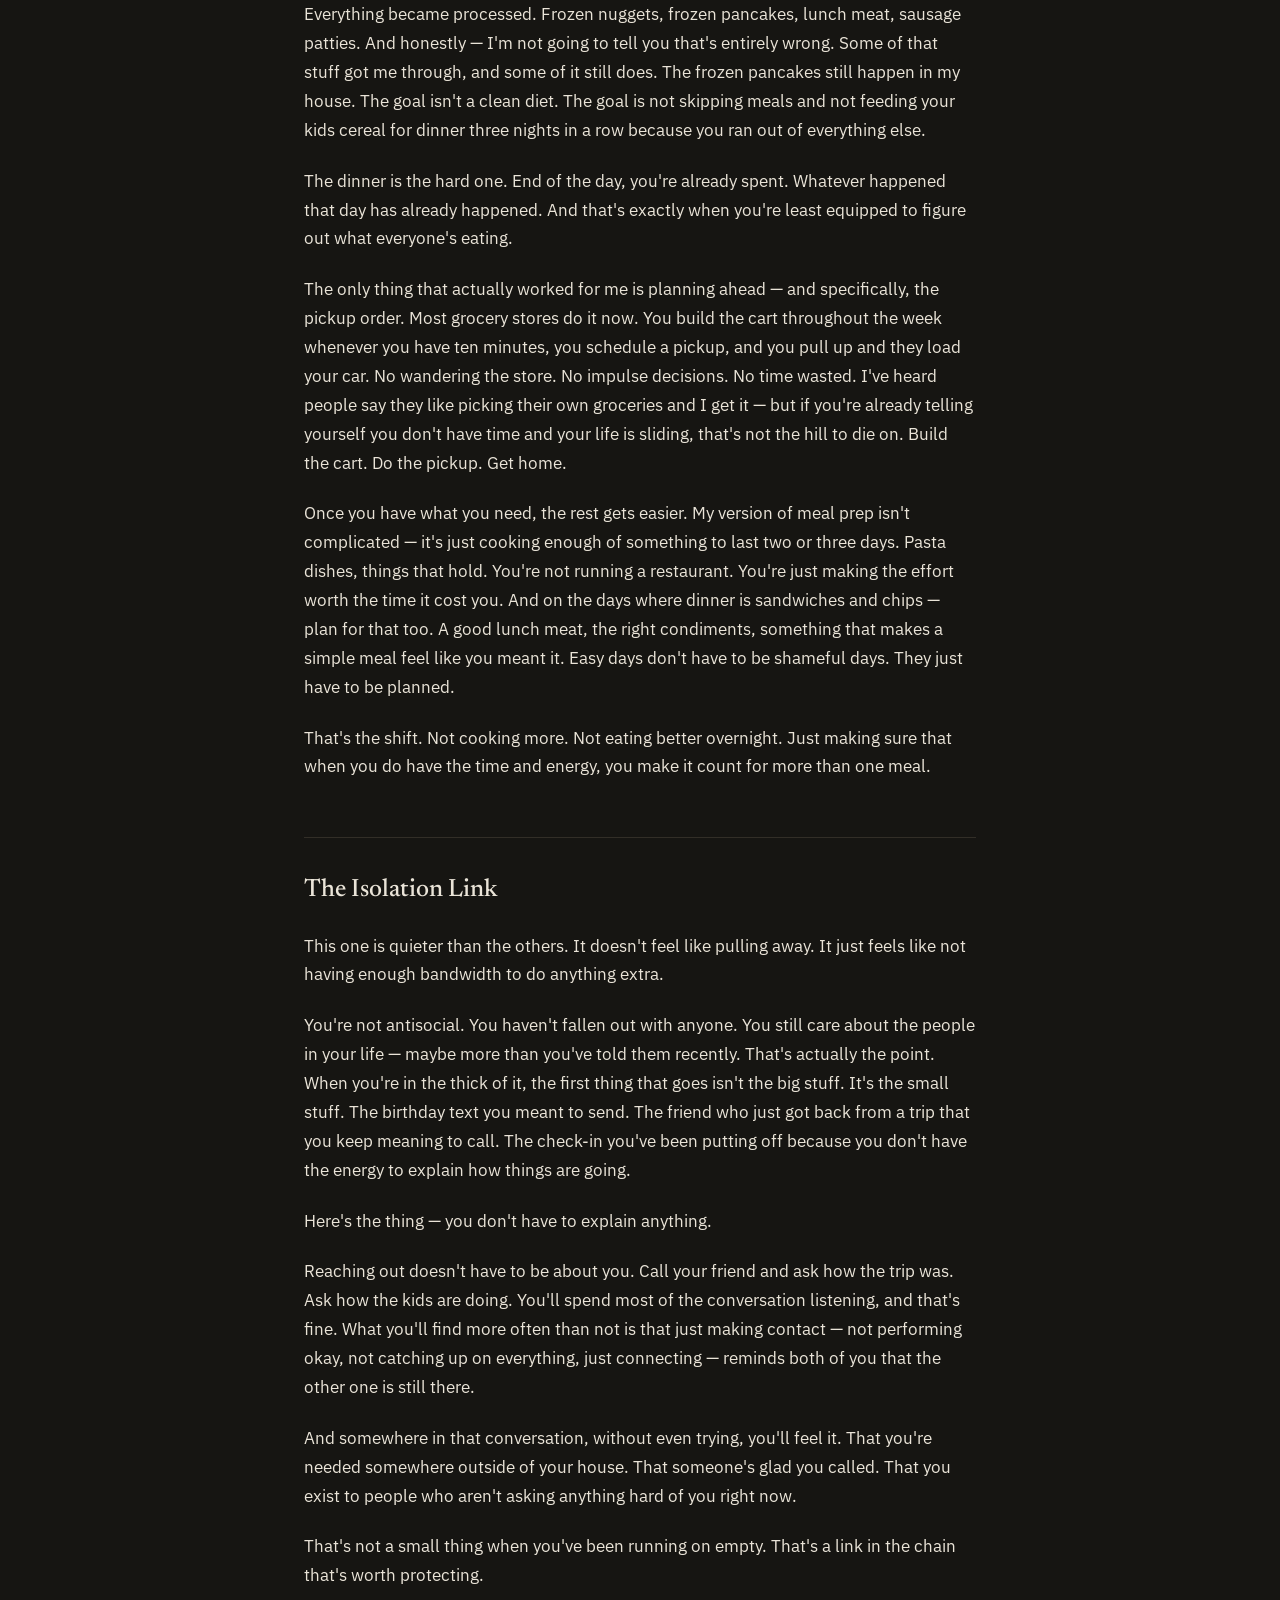
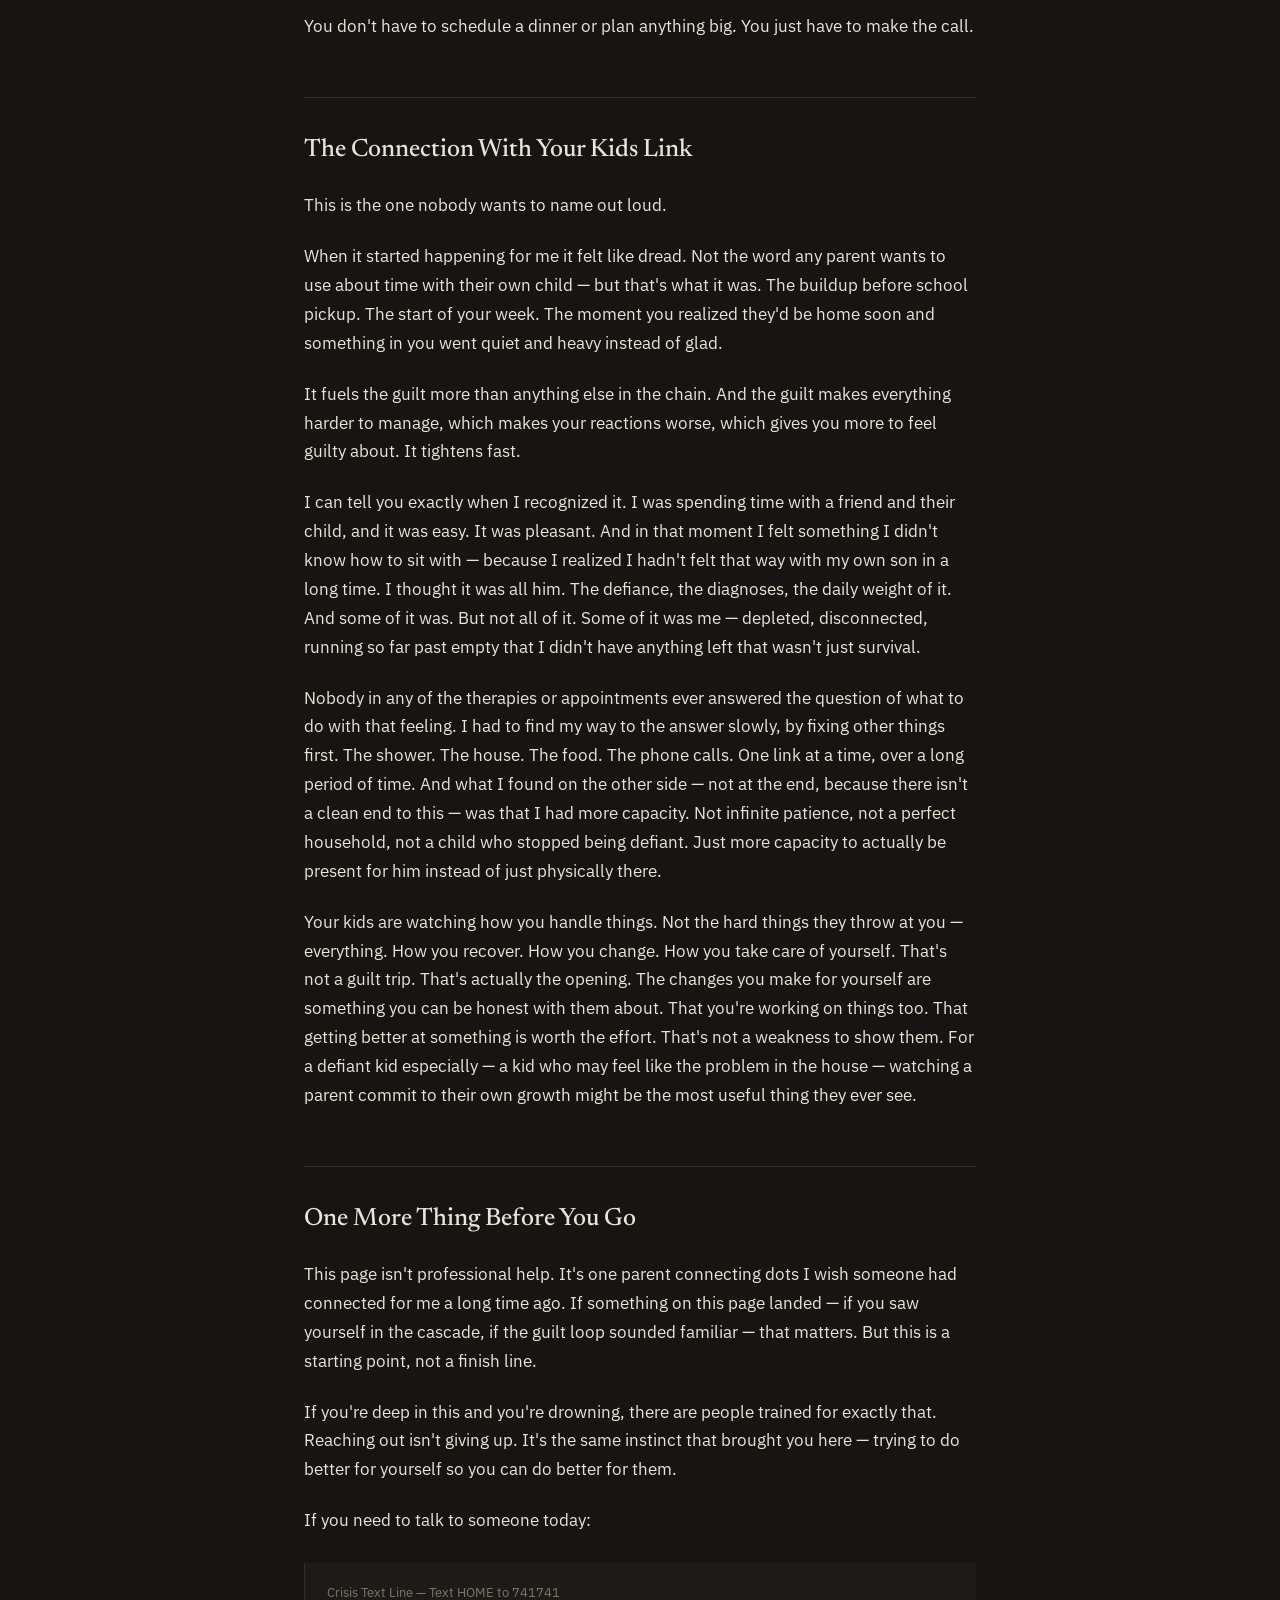
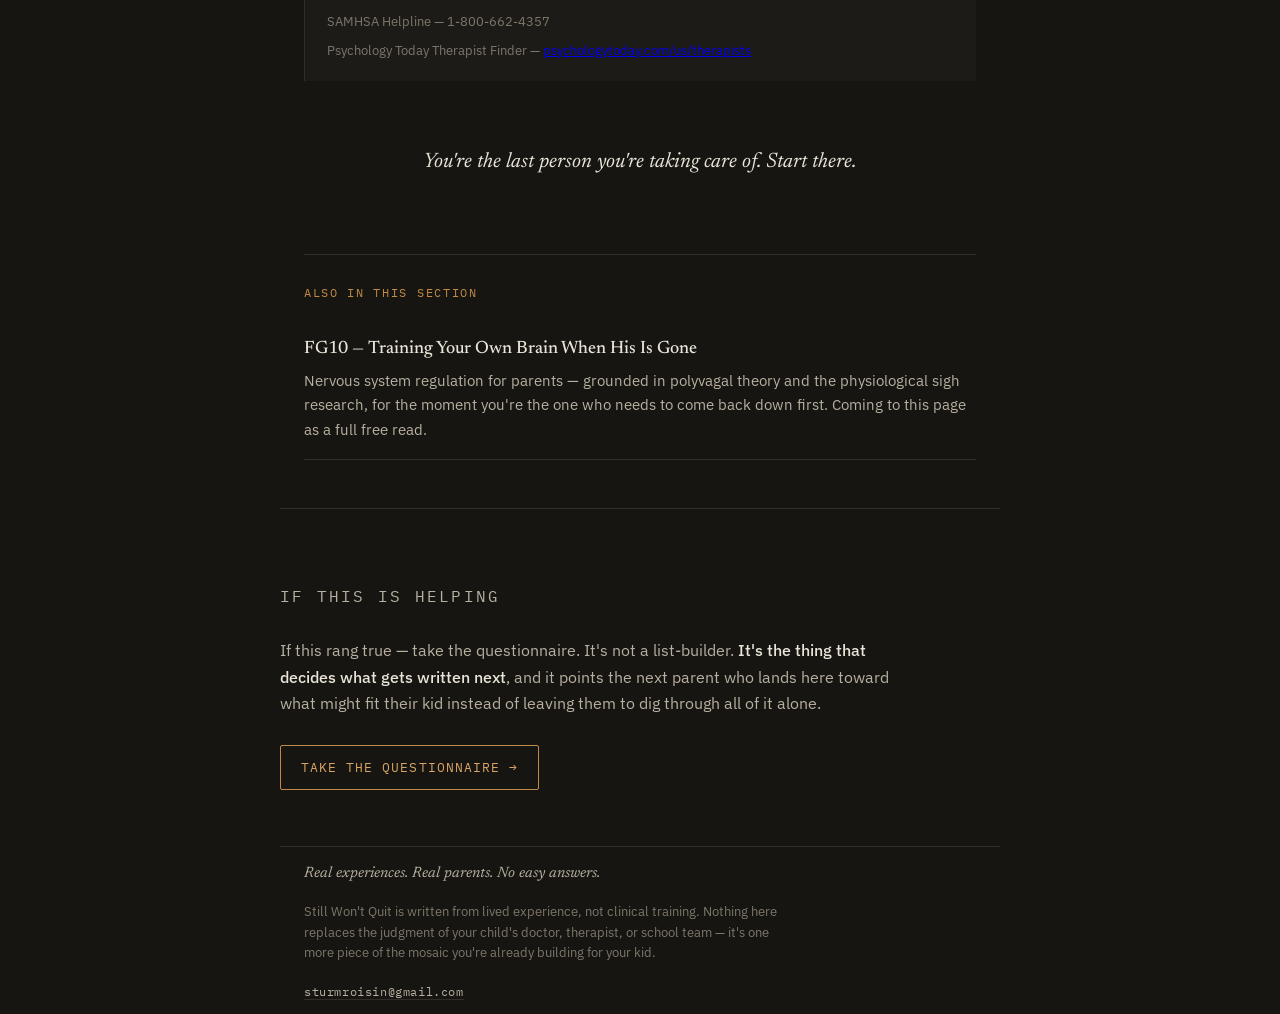
<file: you.html>
<!DOCTYPE html>
<html lang="en">
<head>
<meta charset="UTF-8">
<meta name="viewport" content="width=device-width, initial-scale=1.0">
<title>The Last Person You're Taking Care Of — Still Won't Quit</title>
<meta name="description" content="Parental burnout is a documented cascade, not a character flaw. How it starts, what it costs your kids, and where to actually start breaking it.">
<link rel="stylesheet" href="style.css">
</head>
<body>

<nav class="site-nav">
  <div class="nav-inner">
    <a href="index.html" class="nav-mark">Still Won't Quit</a>
    <ul class="nav-links">
      <li><a href="start-here.html">Start Here</a></li>
      <li><a href="guides.html">The Guides</a></li>
      <li><a href="building-around-the-wiring.html">Building Around the Wiring</a></li>
      <li><a href="you.html" class="active">You</a></li>
    </ul>
    <button class="nav-toggle" aria-label="Open menu" aria-expanded="false" aria-controls="mobile-menu">
      <span class="nav-toggle-bar"></span>
      <span class="nav-toggle-bar"></span>
      <span class="nav-toggle-bar"></span>
    </button>
    <a href="questionnaire.html" class="nav-cta">Take the Questionnaire</a>
  </div>
  <div class="mobile-menu" id="mobile-menu">
    <a href="start-here.html">Start Here</a>
    <a href="guides.html">The Guides</a>
    <a href="building-around-the-wiring.html">Building Around the Wiring</a>
    <a href="you.html">You</a>
    <a href="questionnaire.html" class="mobile-cta">Take the Questionnaire</a>
  </div>
</nav>

<header class="article-header wrap">
  <p class="eyebrow">I'm running on empty &middot; Free, full read</p>
  <h1>The Last Person You're Taking Care Of</h1>
  <p class="subtitle">The Self-Care Cascade</p>
</header>

<article class="article-body wrap">

<p class="disclaimer-line">Written from lived experience, not clinical training. Not a substitute for your own doctor or therapist.</p>

<h2>Name the Cascade</h2>

<p>It doesn't happen all at once. That's the part nobody tells you.</p>

<p>It starts small. A shower you skipped because the morning was already on fire before you got there. A sink full of dishes that sat one day longer than it should have. A meal that was supposed to be cooked and ended up being whatever was easiest, for the third time this week.</p>

<p>None of it feels like a crisis. Each thing on its own looks like a bad day. What it actually is &mdash; is a chain. And the chain has an order.</p>

<p>First, you stop taking care of yourself. The basics &mdash; hygiene, grooming, the things that used to be automatic. You're not being lazy. You're running on empty and something had to go.</p>

<p>Then the house starts to reflect it. Dishes. Laundry. The low-level maintenance that holds a home together. It slides, and then it slides further, and the environment you're living in starts to match how you feel inside.</p>

<p>Then the food changes. Meals that used to be cooked become frozen. Frozen becomes skipped. Not just for you &mdash; for the kids too. You notice it and you add it to the list of things you're failing at.</p>

<p>Then you start pulling away from people. Calls you mean to return but don't. Invitations you decline without explanation. You're not antisocial &mdash; you just don't have the bandwidth to perform okay right now.</p>

<p>Then something shifts with your kids. The time you spend with them starts to feel like a task. You're there but you're not there. The emotional distance you feel from them becomes another thing you carry.</p>

<p>And then the guilt arrives &mdash; or rather, you notice it's been there the whole time, tightening everything. The guilt about the shower. The dishes. The frozen dinners. The missed calls. The distance you feel from your own child. It feeds directly back into the exhaustion that started all of this.</p>

<p>You might also notice: sleep that stopped being restful. A drink at the end of the night becoming something you need rather than something you want. Work slipping in ways you can't quite hide. A relationship or co-parenting dynamic that's fraying at the edges.</p>

<p>These aren't separate problems. They are one system. One link pulls the next. That's what makes it so hard to see from the inside &mdash; because from the inside, it just looks like a series of bad days.</p>

<p>It isn't. It's a cascade. And you're in it.</p>

<h3>One thing before you read the rest of this</h3>

<p>This page walks through a chain &mdash; from the shower you skipped to the distance you feel from your own child &mdash; and it gives you a place to start breaking it. That can sound like it's saying: fix yourself first, then you'll be a better parent.</p>

<p>That's not what this is saying.</p>

<p>Six decades of research &mdash; from attachment theory to humanistic psychology to the neuroscience of co-regulation &mdash; all point to the same thing: you don't heal yourself first and then show up to the relationship with your child. The relationship is where the healing happens. For both of you. Simultaneously.</p>

<p>What this page is actually about is keeping you functional enough to stay in that relationship. The shower isn't self-care for its own sake. It's the thing that keeps you from starting the day already behind. The food isn't about nutrition goals. It's about having enough in the tank to stay flat when the afternoon goes sideways. The phone call to a friend isn't about your social life. It's about reminding your nervous system that it isn't alone in this &mdash; so it has something left to give when your child needs it to.</p>

<p>Every link in this chain connects back to the same place: your ability to keep showing up. Not perfectly. Not healed. Just present enough and regulated enough to be the parent who comes back after the hard moments. That return &mdash; not your readiness for it &mdash; is where the real work lives.</p>

<p>This page helps you protect that.</p>

<div class="refs">
  <p>Bowlby, J. (1988). <em>A Secure Base: Parent-Child Attachment and Healthy Human Development.</em> Basic Books.</p>
  <p>Rogers, C. R. (1961). <em>On Becoming a Person: A Therapist's View of Psychotherapy.</em> Houghton Mifflin.</p>
</div>

<h2>The Thing Nobody Says</h2>

<p>At some point I had to force myself to actually remember the last time I'd taken a shower.</p>

<p>I thought it had been a couple of days. It had been six. That's when I started connecting the dots.</p>

<p>I already knew, from years of figuring out what kind of life I actually wanted, that the space I lived in mattered to my mental state. A clean house made me better. Not because I was rigid about it &mdash; because I'd learned the hard way what it felt like without it. So when I noticed the house slipping, and then traced it back to me, and then traced that back to the shower I hadn't taken in six days, something clicked. This wasn't a rough patch. This was a system. And I was the broken part in it.</p>

<p>Here's what I didn't know at the time: there's a name for it.</p>

<p>Parental burnout is a documented clinical syndrome &mdash; studied across 42 countries, measured not just through surveys but through cortisol levels in parents' hair. The biological stress response, tracked and quantified. It affects somewhere between 5 and 8 percent of parents in Western countries &mdash; up to 5 million in the US alone in a given year. It has a validated assessment tool translated into more than 21 languages. Researchers have spent fifteen years building the evidence base for something parents have been living through in silence.</p>

<p>And parents of kids with behavioral challenges &mdash; defiant kids, diagnosed kids &mdash; are specifically identified in the research as a higher-risk population. This isn't a side note for the parents reading this page. It's the headline.</p>

<p>None of that made it into any conversation I had with any professional working with my son. I had to find it myself.</p>

<p>The lead researcher in this field, Moïra Mikolajczak, put it plainly: the parents who burn out hardest are the ones who care the most. Too much pressure to do the right thing, sustained over too long, leads to exhaustion &mdash; and exhaustion leads to consequences nobody wants to talk about. The parents fighting every single day for their kids, showing up to every appointment, doing the research, absorbing every hard moment &mdash; that's the exact profile. Caring this much, for this long, at this intensity, has a cost.</p>

<p>That cost isn't a character flaw. It's a documented outcome.</p>

<p>The other thing I didn't expect &mdash; and I think this matters more than anything else on this page &mdash; is what happened when I started making small changes. Fixing the dishwasher. Getting back to taking a shower every day. Starting to put the basics back in place. What I noticed wasn't dramatic. It was internal. I was less irritated. I had more energy. Something that had quietly become a weight I carried without naming it just wasn't there anymore.</p>

<p>And then I caught myself thinking something I hadn't thought in a long time: I thought it was all him.</p>

<p>When you're deep in the cascade and you're parenting a defiant kid, every day can feel like being attacked. Every interaction runs the risk of going sideways. The buildup is relentless. And when you're depleted &mdash; genuinely running on empty &mdash; it's nearly impossible to separate what's coming from your kid and what's coming from the state you're in. It all just becomes the weight.</p>

<p>When I started taking care of myself again, I could feel the difference in how I was showing up. Not as a performance. Not for him. Because I was actually more present. The research actually measures this &mdash; one study found that an intervention targeting the balance between parental stress and personal resources reduced burnout by 37%, reduced neglect by 35%, and reduced parental violence by 32%. Cortisol dropped 36%. Positive emotions increased by 28%. They didn't fix each problem separately. They addressed the system. What restored the parent protected the child.</p>

<p>That's not a coincidence. That's the whole point.</p>

<p>Taking care of yourself isn't stepping away from your kid. For parents in this situation &mdash; parents carrying what you're carrying &mdash; it might be the most directly protective thing you can do for them.</p>

<h2>The Personal Care Link</h2>

<p>The voice that told you there wasn't time wasn't lying to you. You genuinely didn't have enough time. That's not the problem &mdash; that's the signal.</p>

<p>Here's the only move that worked for me: fifteen minutes earlier. Not a new routine. Not a system. Just fifteen minutes before the version of you that didn't have time got out of bed.</p>

<p>The resistance is real. Getting up when the alarm goes off is genuinely hard when you're already running on empty. But there's something that helped me that I can't explain better than this &mdash; the moment you give yourself time to think about it, you've already lost. The kids aren't up yet. The day hasn't started. That window is yours and it closes fast. The shower isn't about hygiene at that point. It's about telling yourself you exist before the day tells you otherwise.</p>

<p>I'm not going to tell you it becomes effortless. Some mornings it's still a fight. But I'll tell you what I noticed when I stopped skipping it &mdash; not just the obvious things, but the absence of something. A low-level weight I'd been carrying without naming it. It was just gone.</p>

<p>You don't need to fix everything. You just need to get up fifteen minutes earlier and get in the shower before anyone else needs something from you.</p>

<p>That's the first link. Breaking it won't fix the chain. But it will loosen it.</p>

<h2>The House Link</h2>

<p>The house doesn't fall apart all at once either. It goes the same way you did &mdash; gradually, then all at once, and by the time you notice it you don't know where to start.</p>

<p>Here's the thing about not knowing where to start: it doesn't matter where you start. It matters that the first move is small enough to actually do.</p>

<p>For me it's the trash. Not the floors, not the dishes, not the laundry. The trash first. And I'll tell you why &mdash; if you're genuinely burned out and the house has been sliding, I'd bet money your trash cans are full. That's where it shows up first. Empty them all if you can, but even if you just empty one to get started, that's where the momentum comes from. Bag it, tie it, take it out. It takes four minutes. And when you come back inside and put a new bag in, something has shifted. The room looks different. You look different to yourself in it.</p>

<p>Then the floor. Not mopping, not sweeping &mdash; just picking up. I break it down three ways: clothes, toys, trash. That's it. Everything on the floor belongs to one of those three categories and every one of them has a home. It's not cleaning. It's clearing. And clearing is what gets the momentum going.</p>

<p>From there it builds &mdash; counters, dishes, a load of laundry started. But none of that matters if you're standing in the middle of the room not knowing where to begin.</p>

<p>Start with the trash can. That's the move.</p>

<h2>The Nutrition Link</h2>

<p>The food in the house was the last thing I wanted to think about and the first thing that showed it.</p>

<p>Everything became processed. Frozen nuggets, frozen pancakes, lunch meat, sausage patties. And honestly &mdash; I'm not going to tell you that's entirely wrong. Some of that stuff got me through, and some of it still does. The frozen pancakes still happen in my house. The goal isn't a clean diet. The goal is not skipping meals and not feeding your kids cereal for dinner three nights in a row because you ran out of everything else.</p>

<p>The dinner is the hard one. End of the day, you're already spent. Whatever happened that day has already happened. And that's exactly when you're least equipped to figure out what everyone's eating.</p>

<p>The only thing that actually worked for me is planning ahead &mdash; and specifically, the pickup order. Most grocery stores do it now. You build the cart throughout the week whenever you have ten minutes, you schedule a pickup, and you pull up and they load your car. No wandering the store. No impulse decisions. No time wasted. I've heard people say they like picking their own groceries and I get it &mdash; but if you're already telling yourself you don't have time and your life is sliding, that's not the hill to die on. Build the cart. Do the pickup. Get home.</p>

<p>Once you have what you need, the rest gets easier. My version of meal prep isn't complicated &mdash; it's just cooking enough of something to last two or three days. Pasta dishes, things that hold. You're not running a restaurant. You're just making the effort worth the time it cost you. And on the days where dinner is sandwiches and chips &mdash; plan for that too. A good lunch meat, the right condiments, something that makes a simple meal feel like you meant it. Easy days don't have to be shameful days. They just have to be planned.</p>

<p>That's the shift. Not cooking more. Not eating better overnight. Just making sure that when you do have the time and energy, you make it count for more than one meal.</p>

<h2>The Isolation Link</h2>

<p>This one is quieter than the others. It doesn't feel like pulling away. It just feels like not having enough bandwidth to do anything extra.</p>

<p>You're not antisocial. You haven't fallen out with anyone. You still care about the people in your life &mdash; maybe more than you've told them recently. That's actually the point. When you're in the thick of it, the first thing that goes isn't the big stuff. It's the small stuff. The birthday text you meant to send. The friend who just got back from a trip that you keep meaning to call. The check-in you've been putting off because you don't have the energy to explain how things are going.</p>

<p>Here's the thing &mdash; you don't have to explain anything.</p>

<p>Reaching out doesn't have to be about you. Call your friend and ask how the trip was. Ask how the kids are doing. You'll spend most of the conversation listening, and that's fine. What you'll find more often than not is that just making contact &mdash; not performing okay, not catching up on everything, just connecting &mdash; reminds both of you that the other one is still there.</p>

<p>And somewhere in that conversation, without even trying, you'll feel it. That you're needed somewhere outside of your house. That someone's glad you called. That you exist to people who aren't asking anything hard of you right now.</p>

<p>That's not a small thing when you've been running on empty. That's a link in the chain that's worth protecting.</p>

<p>You don't have to schedule a dinner or plan anything big. You just have to make the call.</p>

<h2>The Connection With Your Kids Link</h2>

<p>This is the one nobody wants to name out loud.</p>

<p>When it started happening for me it felt like dread. Not the word any parent wants to use about time with their own child &mdash; but that's what it was. The buildup before school pickup. The start of your week. The moment you realized they'd be home soon and something in you went quiet and heavy instead of glad.</p>

<p>It fuels the guilt more than anything else in the chain. And the guilt makes everything harder to manage, which makes your reactions worse, which gives you more to feel guilty about. It tightens fast.</p>

<p>I can tell you exactly when I recognized it. I was spending time with a friend and their child, and it was easy. It was pleasant. And in that moment I felt something I didn't know how to sit with &mdash; because I realized I hadn't felt that way with my own son in a long time. I thought it was all him. The defiance, the diagnoses, the daily weight of it. And some of it was. But not all of it. Some of it was me &mdash; depleted, disconnected, running so far past empty that I didn't have anything left that wasn't just survival.</p>

<p>Nobody in any of the therapies or appointments ever answered the question of what to do with that feeling. I had to find my way to the answer slowly, by fixing other things first. The shower. The house. The food. The phone calls. One link at a time, over a long period of time. And what I found on the other side &mdash; not at the end, because there isn't a clean end to this &mdash; was that I had more capacity. Not infinite patience, not a perfect household, not a child who stopped being defiant. Just more capacity to actually be present for him instead of just physically there.</p>

<p>Your kids are watching how you handle things. Not the hard things they throw at you &mdash; everything. How you recover. How you change. How you take care of yourself. That's not a guilt trip. That's actually the opening. The changes you make for yourself are something you can be honest with them about. That you're working on things too. That getting better at something is worth the effort. That's not a weakness to show them. For a defiant kid especially &mdash; a kid who may feel like the problem in the house &mdash; watching a parent commit to their own growth might be the most useful thing they ever see.</p>

<h2>One More Thing Before You Go</h2>

<p>This page isn't professional help. It's one parent connecting dots I wish someone had connected for me a long time ago. If something on this page landed &mdash; if you saw yourself in the cascade, if the guilt loop sounded familiar &mdash; that matters. But this is a starting point, not a finish line.</p>

<p>If you're deep in this and you're drowning, there are people trained for exactly that. Reaching out isn't giving up. It's the same instinct that brought you here &mdash; trying to do better for yourself so you can do better for them.</p>

<p>If you need to talk to someone today:</p>

<div class="refs">
  <p>Crisis Text Line &mdash; Text HOME to 741741</p>
  <p>SAMHSA Helpline &mdash; 1-800-662-4357</p>
  <p>Psychology Today Therapist Finder &mdash; <a href="https://psychologytoday.com/us/therapists">psychologytoday.com/us/therapists</a></p>
</div>

<p class="closing-line">You're the last person you're taking care of. Start there.</p>

</article>

<section class="wrap" style="padding: 8px 24px 48px;">
  <div class="placeholder-list" style="border-top: 1px solid var(--line); padding-top: 28px;">
    <p class="eyebrow" style="margin-bottom: 16px;">Also in this section</p>
    <div class="item"><strong>FG10 &mdash; Training Your Own Brain When His Is Gone</strong>Nervous system regulation for parents &mdash; grounded in polyvagal theory and the physiological sigh research, for the moment you're the one who needs to come back down first. Coming to this page as a full free read.</div>
  </div>
</section>

<section class="ask wrap">
  <div class="ask-inner">
    <p class="eyebrow">If this is helping</p>
    <p>If this rang true &mdash; take the questionnaire. It's not a list-builder. <strong>It's the thing that decides what gets written next</strong>, and it points the next parent who lands here toward what might fit their kid instead of leaving them to dig through all of it alone.</p>
    <a href="questionnaire.html" class="btn-ghost">Take the questionnaire &rarr;</a>
  </div>
</section>

<footer class="wrap">
  <p class="tagline">Real experiences. Real parents. No easy answers.</p>
  <p class="fine">Still Won't Quit is written from lived experience, not clinical training. Nothing here replaces the judgment of your child's doctor, therapist, or school team &mdash; it's one more piece of the mosaic you're already building for your kid.</p>
  <p class="contact"><a href="mailto:sturmroisin@gmail.com">sturmroisin@gmail.com</a></p>
</footer>

<script src="script.js"></script>
</body>
</html>
</file>
<file: style.css>
/* Still Won't Quit — shared stylesheet
   Design system: dark room, one light on. Same register as @still.wont.quit.
   Display: Newsreader (serif, literary, slightly worn)
   Body: IBM Plex Sans (utilitarian, manual-like)
   Labels: IBM Plex Mono (field-guide, instruction-sheet quality)
*/

@import url('https://fonts.googleapis.com/css2?family=Newsreader:ital,opsz,wght@0,6..72,400;0,6..72,500;0,6..72,600;1,6..72,400;1,6..72,500&family=IBM+Plex+Sans:wght@400;500;600&family=IBM+Plex+Mono:wght@400;500&display=swap');

:root {
  --ink: #161512;
  --ink-2: #1D1B17;
  --paper: #EAE4D8;
  --paper-dim: #B8B0A0;
  --ember: #C08A45;
  --ember-bright: #D9A566;
  --dust: #7E766A;
  --line: #322E27;
  --max: 720px;
  --max-wide: 900px;
}

* { box-sizing: border-box; }

html {
  scroll-behavior: smooth;
}

body {
  margin: 0;
  background: var(--ink);
  color: var(--paper);
  font-family: 'IBM Plex Sans', -apple-system, sans-serif;
  font-size: 17px;
  line-height: 1.65;
  -webkit-font-smoothing: antialiased;
}

/* Focus visibility */
a:focus-visible, button:focus-visible {
  outline: 2px solid var(--ember-bright);
  outline-offset: 3px;
}

/* ---------- Nav ---------- */
.site-nav {
  position: sticky;
  top: 0;
  z-index: 20;
  background: rgba(22, 21, 18, 0.92);
  backdrop-filter: blur(6px);
  border-bottom: 1px solid var(--line);
}

.nav-inner {
  max-width: var(--max-wide);
  margin: 0 auto;
  padding: 18px 24px;
  display: flex;
  align-items: center;
  justify-content: space-between;
  gap: 16px;
  flex-wrap: wrap;
}

.nav-mark {
  font-family: 'Newsreader', serif;
  font-size: 18px;
  font-weight: 500;
  color: var(--paper);
  text-decoration: none;
  letter-spacing: 0.01em;
}

.nav-links {
  display: flex;
  gap: 24px;
  flex-wrap: wrap;
  list-style: none;
  margin: 0;
  padding: 0;
}

.nav-links a {
  font-family: 'IBM Plex Mono', monospace;
  font-size: 12px;
  letter-spacing: 0.12em;
  text-transform: uppercase;
  color: var(--paper-dim);
  text-decoration: none;
  padding-bottom: 3px;
  border-bottom: 1px solid transparent;
  transition: color 0.2s ease, border-color 0.2s ease;
}

.nav-links a:hover,
.nav-links a.active {
  color: var(--ember-bright);
  border-bottom-color: var(--ember);
}

.nav-cta {
  font-family: 'IBM Plex Mono', monospace;
  font-size: 12px;
  letter-spacing: 0.1em;
  text-transform: uppercase;
  color: var(--ink);
  background: var(--ember);
  text-decoration: none;
  padding: 9px 16px;
  border-radius: 2px;
  transition: background 0.2s ease;
  white-space: nowrap;
}

.nav-cta:hover { background: var(--ember-bright); }

/* ---------- Layout helpers ---------- */
.wrap {
  max-width: var(--max);
  margin: 0 auto;
  padding: 0 24px;
}

.wrap-wide {
  max-width: var(--max-wide);
  margin: 0 auto;
  padding: 0 24px;
}

.eyebrow {
  font-family: 'IBM Plex Mono', monospace;
  font-size: 12px;
  letter-spacing: 0.14em;
  text-transform: uppercase;
  color: var(--ember);
  margin: 0 0 10px 0;
}

h1, h2, h3 {
  font-family: 'Newsreader', serif;
  font-weight: 500;
  color: var(--paper);
  margin: 0;
}

/* ---------- Hero ---------- */
.hero {
  padding: 88px 0 56px;
}

.hero h1 {
  font-size: clamp(34px, 5vw, 52px);
  line-height: 1.15;
  max-width: 15ch;
}

.hero .tagline {
  font-family: 'Newsreader', serif;
  font-style: italic;
  font-size: 19px;
  color: var(--paper-dim);
  margin-top: 18px;
  max-width: 42ch;
}

.hero .orient {
  margin-top: 28px;
  max-width: 58ch;
  color: var(--paper-dim);
  font-size: 16px;
}

.hero .orient strong {
  color: var(--paper);
  font-weight: 500;
}

/* ---------- The Hallway (router) ---------- */
.hallway {
  padding: 24px 0 72px;
  border-top: 1px solid var(--line);
}

.hallway-label {
  font-family: 'IBM Plex Mono', monospace;
  font-size: 12px;
  letter-spacing: 0.14em;
  text-transform: uppercase;
  color: var(--dust);
  margin: 40px 0 20px 0;
}

.door {
  display: block;
  text-decoration: none;
  padding: 22px 20px 22px 24px;
  border-left: 2px solid var(--line);
  border-bottom: 1px solid var(--line);
  transition: border-left-color 0.25s ease, background 0.25s ease, padding-left 0.25s ease;
}

.door:first-of-type { border-top: 1px solid var(--line); }

.door:hover, .door:focus-visible {
  border-left-color: var(--ember);
  background: linear-gradient(90deg, rgba(192,138,69,0.08), transparent 60%);
  padding-left: 30px;
}

.door-eyebrow {
  font-family: 'IBM Plex Mono', monospace;
  font-size: 11.5px;
  letter-spacing: 0.1em;
  text-transform: uppercase;
  color: var(--dust);
  margin-bottom: 8px;
}

.door:hover .door-eyebrow, .door:focus-visible .door-eyebrow {
  color: var(--ember-bright);
}

.door-title {
  font-family: 'Newsreader', serif;
  font-size: 24px;
  font-weight: 500;
  color: var(--paper);
  display: flex;
  align-items: baseline;
  justify-content: space-between;
  gap: 12px;
}

.door-arrow {
  font-family: 'IBM Plex Mono', monospace;
  font-size: 16px;
  color: var(--dust);
  transition: transform 0.25s ease, color 0.25s ease;
}

.door:hover .door-arrow, .door:focus-visible .door-arrow {
  transform: translateX(4px);
  color: var(--ember);
}

.door-desc {
  margin-top: 8px;
  color: var(--paper-dim);
  font-size: 15px;
  max-width: 56ch;
}

/* ---------- Featured read ---------- */
.featured {
  margin: 8px 0 72px;
  padding: 32px 28px;
  border: 1px solid var(--line);
  border-left: 2px solid var(--ember);
  background: var(--ink-2);
}

.featured .eyebrow { margin-bottom: 12px; }

.featured h2 {
  font-size: 26px;
  margin-bottom: 10px;
}

.featured p {
  color: var(--paper-dim);
  font-size: 15.5px;
  max-width: 60ch;
  margin: 0 0 20px 0;
}

/* ---------- Buttons / links ---------- */
.btn {
  display: inline-block;
  font-family: 'IBM Plex Mono', monospace;
  font-size: 13px;
  letter-spacing: 0.08em;
  text-transform: uppercase;
  text-decoration: none;
  color: var(--ink);
  background: var(--ember);
  padding: 12px 20px;
  border-radius: 2px;
  transition: background 0.2s ease;
}

.btn:hover { background: var(--ember-bright); }

.btn-ghost {
  display: inline-block;
  font-family: 'IBM Plex Mono', monospace;
  font-size: 13px;
  letter-spacing: 0.08em;
  text-transform: uppercase;
  text-decoration: none;
  color: var(--ember-bright);
  border: 1px solid var(--ember-dim, var(--ember));
  padding: 11px 20px;
  border-radius: 2px;
  transition: border-color 0.2s ease, color 0.2s ease;
}

.btn-ghost:hover { border-color: var(--ember-bright); }

/* ---------- Ask block (questionnaire) ---------- */
.ask {
  padding: 56px 0;
  border-top: 1px solid var(--line);
}

.ask-inner {
  max-width: 62ch;
}

.ask p {
  color: var(--paper-dim);
  font-size: 16px;
  margin: 18px 0 28px 0;
}

.ask p strong { color: var(--paper); font-weight: 500; }

/* ---------- Footer ---------- */
footer {
  border-top: 1px solid var(--line);
  padding: 40px 0 56px;
}

footer .tagline {
  font-family: 'Newsreader', serif;
  font-style: italic;
  color: var(--paper-dim);
  font-size: 15px;
}

footer .fine {
  margin-top: 14px;
  color: var(--dust);
  font-size: 13px;
  max-width: 60ch;
  line-height: 1.6;
}

footer .contact {
  margin-top: 18px;
  font-family: 'IBM Plex Mono', monospace;
  font-size: 12px;
  letter-spacing: 0.05em;
}

footer .contact a {
  color: var(--paper-dim);
  text-decoration: none;
  border-bottom: 1px solid var(--line);
}

footer .contact a:hover { color: var(--ember-bright); border-color: var(--ember); }

/* ---------- Placeholder page ---------- */
.placeholder-body {
  padding: 96px 0 120px;
}

.placeholder-body .eyebrow { margin-bottom: 16px; }

.placeholder-body h1 {
  font-size: clamp(30px, 4.5vw, 42px);
  max-width: 18ch;
}

.placeholder-body .note {
  margin-top: 24px;
  color: var(--paper-dim);
  max-width: 58ch;
  font-size: 16px;
}

.placeholder-list {
  margin-top: 40px;
  padding-top: 28px;
  border-top: 1px solid var(--line);
}

.placeholder-list .item {
  padding: 16px 0;
  border-bottom: 1px solid var(--line);
  color: var(--paper-dim);
  font-size: 15px;
}

.placeholder-list .item strong {
  display: block;
  font-family: 'Newsreader', serif;
  font-size: 18px;
  color: var(--paper);
  font-weight: 500;
  margin-bottom: 4px;
}

/* ---------- Article (full guide reads) ---------- */
.article-header {
  padding: 80px 0 8px;
}

.article-header .eyebrow { margin-bottom: 16px; }

.article-header h1 {
  font-size: clamp(32px, 5vw, 48px);
  line-height: 1.15;
  max-width: 18ch;
}

.article-header .subtitle {
  font-family: 'IBM Plex Mono', monospace;
  font-size: 13px;
  letter-spacing: 0.1em;
  text-transform: uppercase;
  color: var(--dust);
  margin-top: 16px;
}

.article-body {
  max-width: var(--max);
  margin: 0 auto;
  padding: 40px 24px 8px;
}

.article-body p {
  margin: 0 0 22px 0;
  color: var(--paper);
  font-size: 16.5px;
  line-height: 1.75;
}

.article-body h2 {
  font-size: 25px;
  margin: 56px 0 20px 0;
  padding-top: 32px;
  border-top: 1px solid var(--line);
}

.article-body h2:first-of-type {
  border-top: none;
  padding-top: 0;
  margin-top: 8px;
}

.article-body h3 {
  font-family: 'Newsreader', serif;
  font-style: italic;
  font-weight: 500;
  font-size: 19px;
  color: var(--ember-bright);
  margin: 36px 0 14px 0;
}

.article-body .closing-line {
  font-family: 'Newsreader', serif;
  font-style: italic;
  font-size: 21px;
  text-align: center;
  margin: 64px 0 16px 0;
  color: var(--paper);
}

/* ---------- Companion / quick-reference card ---------- */
.companion {
  padding: 16px 0 64px;
}

.companion-inner {
  background: var(--ink-2);
  border: 1px solid var(--line);
  border-left: 2px solid var(--ember);
  padding: 36px 28px;
}

.companion-inner .eyebrow { margin-bottom: 10px; }

.companion-inner h2 {
  font-size: 24px;
  margin: 0 0 8px 0;
  padding: 0;
  border: none;
}

.companion-inner > p.lead {
  color: var(--paper-dim);
  font-size: 15px;
  margin: 0 0 32px 0;
}

.companion-block { margin-bottom: 32px; }

.companion-block:last-child { margin-bottom: 0; }

.companion-block h3 {
  font-family: 'IBM Plex Mono', monospace;
  font-size: 12px;
  letter-spacing: 0.1em;
  text-transform: uppercase;
  color: var(--dust);
  margin: 0 0 14px 0;
  font-weight: 500;
}

.companion-block ul {
  list-style: none;
  margin: 0;
  padding: 0;
}

.companion-block li {
  padding: 9px 0 9px 16px;
  border-left: 1px solid var(--line);
  margin-bottom: 6px;
  color: var(--paper-dim);
  font-size: 15px;
  line-height: 1.5;
}

.companion-block .question {
  font-family: 'Newsreader', serif;
  font-style: italic;
  font-size: 19px;
  color: var(--ember-bright);
  margin: 0 0 6px 0;
}

.companion-block p {
  color: var(--paper-dim);
  font-size: 15px;
  margin: 0 0 10px 0;
  line-height: 1.6;
}

/* ---------- References list ---------- */
.refs {
  margin: 28px 0 22px 0;
  padding: 20px 22px;
  border-left: 1px solid var(--line);
  background: var(--ink-2);
}

.refs p {
  font-size: 13px;
  color: var(--dust);
  margin: 0 0 8px 0;
  line-height: 1.6;
}

.refs p:last-child { margin-bottom: 0; }

.disclaimer-line {
  font-family: 'IBM Plex Mono', monospace;
  font-size: 12.5px;
  letter-spacing: 0.02em;
  color: var(--dust);
  margin: 20px 0 0 0;
}

/* ---------- Mobile nav toggle ---------- */
.nav-toggle {
  display: none;
  background: none;
  border: none;
  padding: 6px;
  margin: -6px 0;
  cursor: pointer;
  flex-direction: column;
  justify-content: center;
  gap: 5px;
}

.nav-toggle-bar {
  display: block;
  width: 22px;
  height: 2px;
  background: var(--paper);
  transition: transform 0.25s ease, opacity 0.25s ease;
}

.nav-toggle.is-open .nav-toggle-bar:nth-child(1) { transform: translateY(7px) rotate(45deg); }
.nav-toggle.is-open .nav-toggle-bar:nth-child(2) { opacity: 0; }
.nav-toggle.is-open .nav-toggle-bar:nth-child(3) { transform: translateY(-7px) rotate(-45deg); }

.mobile-menu {
  display: none;
  flex-direction: column;
  background: var(--ink);
  border-top: 1px solid var(--line);
}

.mobile-menu.open { display: flex; }

.mobile-menu a {
  padding: 17px 24px;
  font-family: 'IBM Plex Mono', monospace;
  font-size: 13px;
  letter-spacing: 0.1em;
  text-transform: uppercase;
  color: var(--paper-dim);
  text-decoration: none;
  border-bottom: 1px solid var(--line);
}

.mobile-menu a:last-child { border-bottom: none; }

.mobile-menu a.mobile-cta { color: var(--ember-bright); }

/* ---------- Reduced motion ---------- */
@media (prefers-reduced-motion: reduce) {
  * { transition: none !important; scroll-behavior: auto !important; }
}

/* ---------- Mobile ---------- */
@media (max-width: 640px) {
  .hero { padding: 56px 0 40px; }
  .nav-links { display: none; }
  .nav-cta { display: none; }
  .nav-toggle { display: flex; }
  .nav-inner { justify-content: space-between; }
  .door-title { font-size: 21px; }
  .featured { padding: 24px 20px; }
}
</file>
